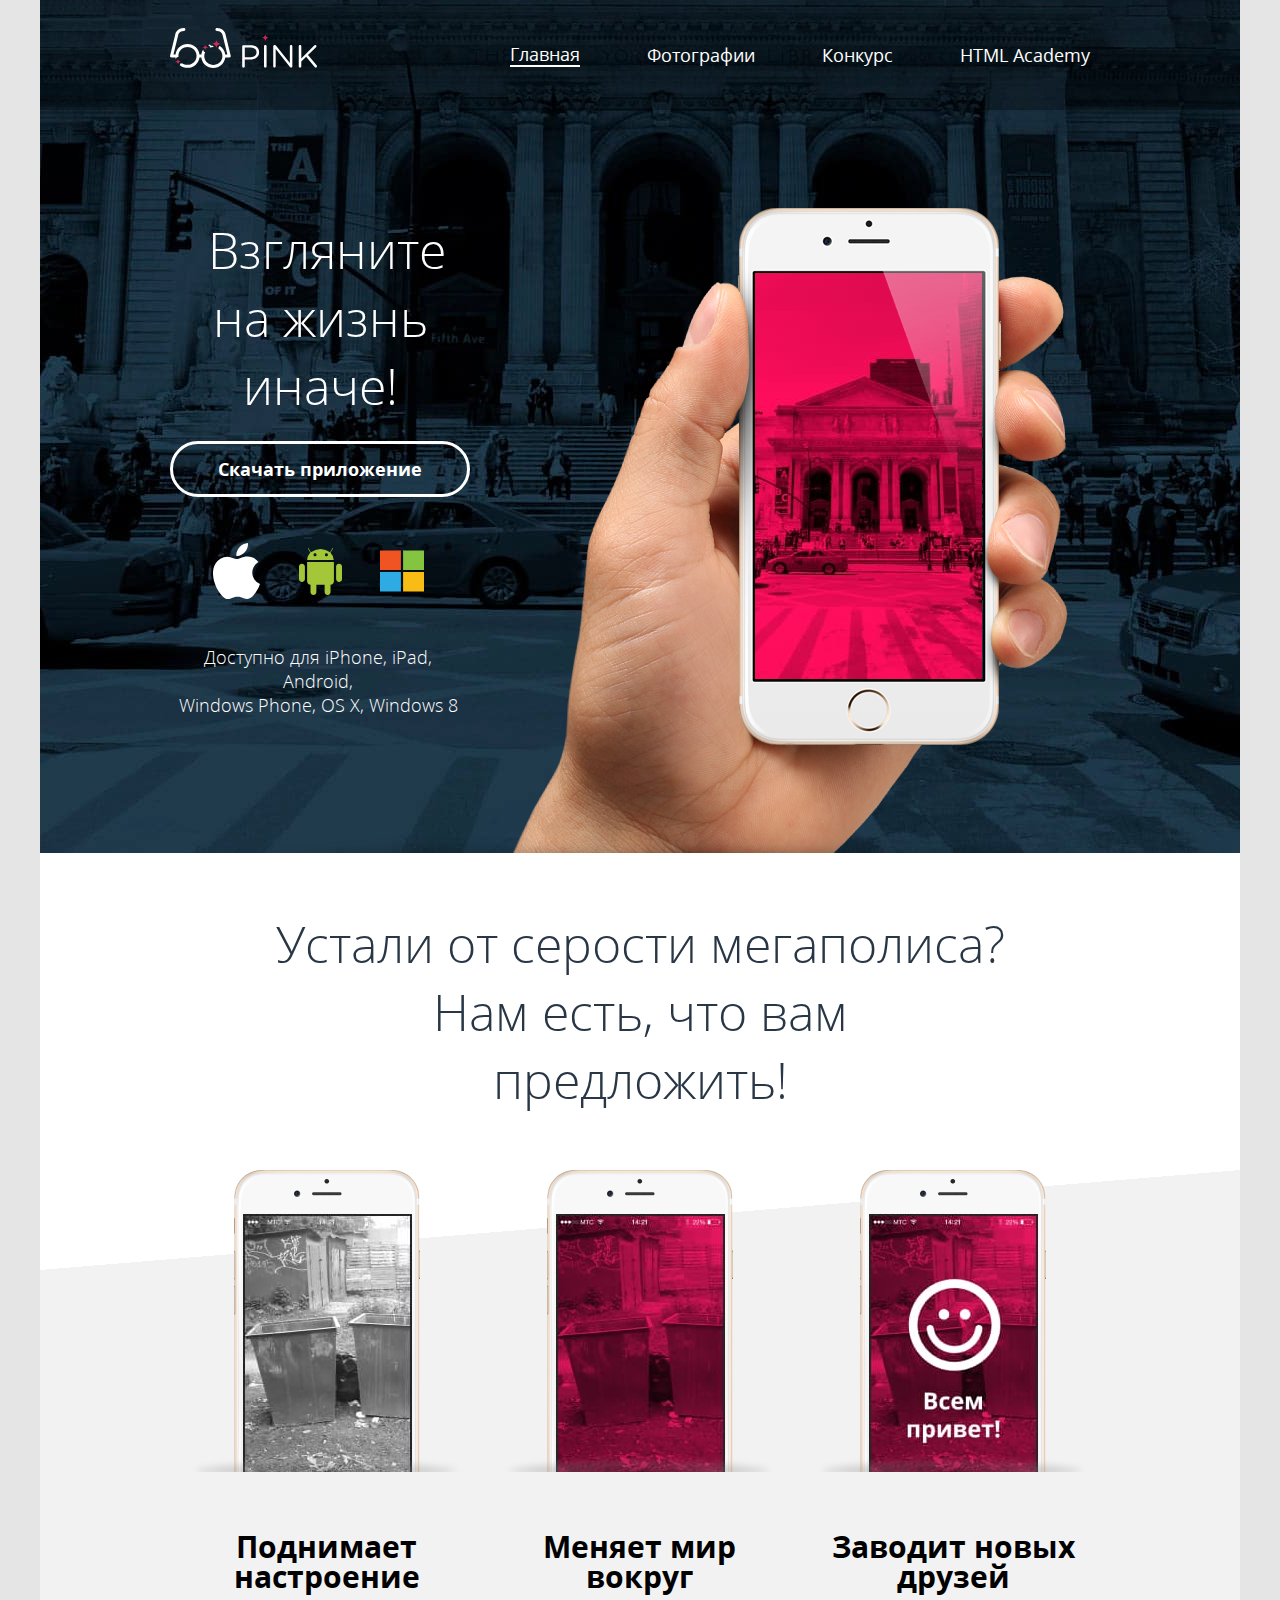
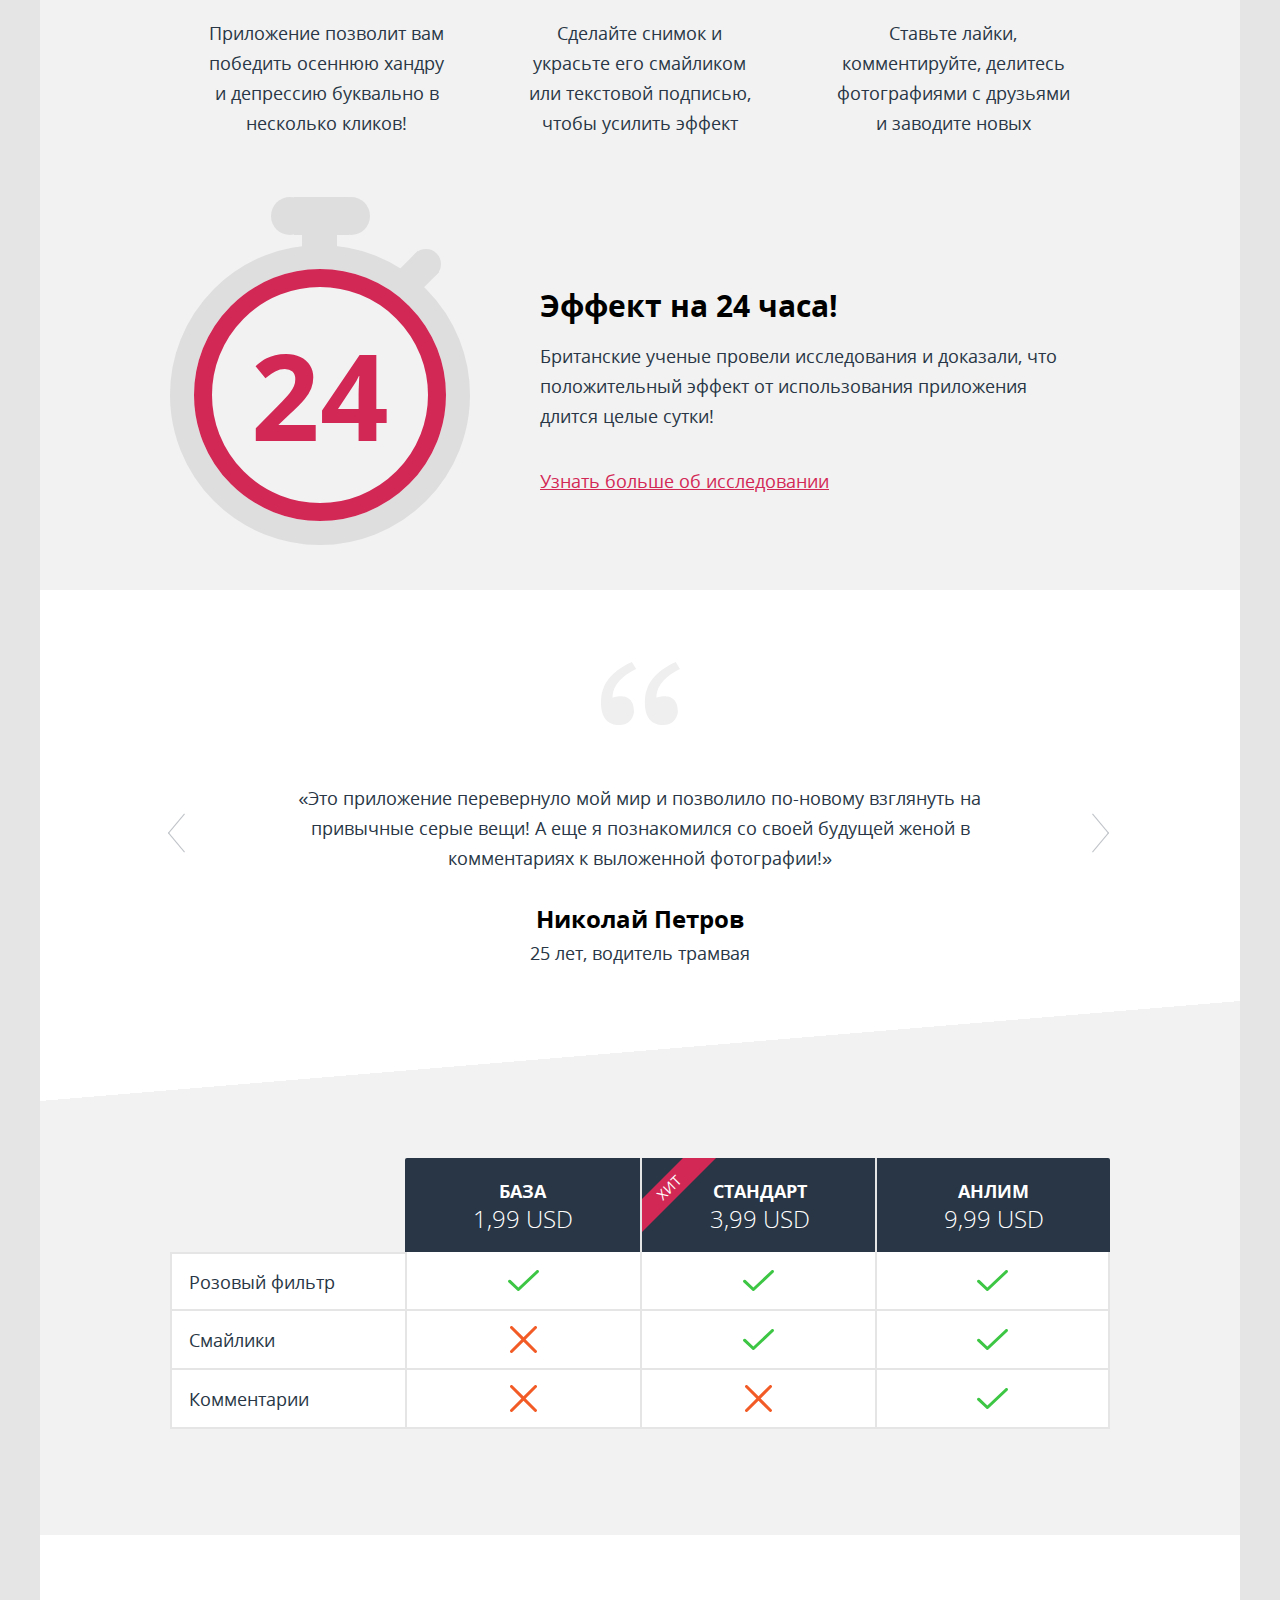
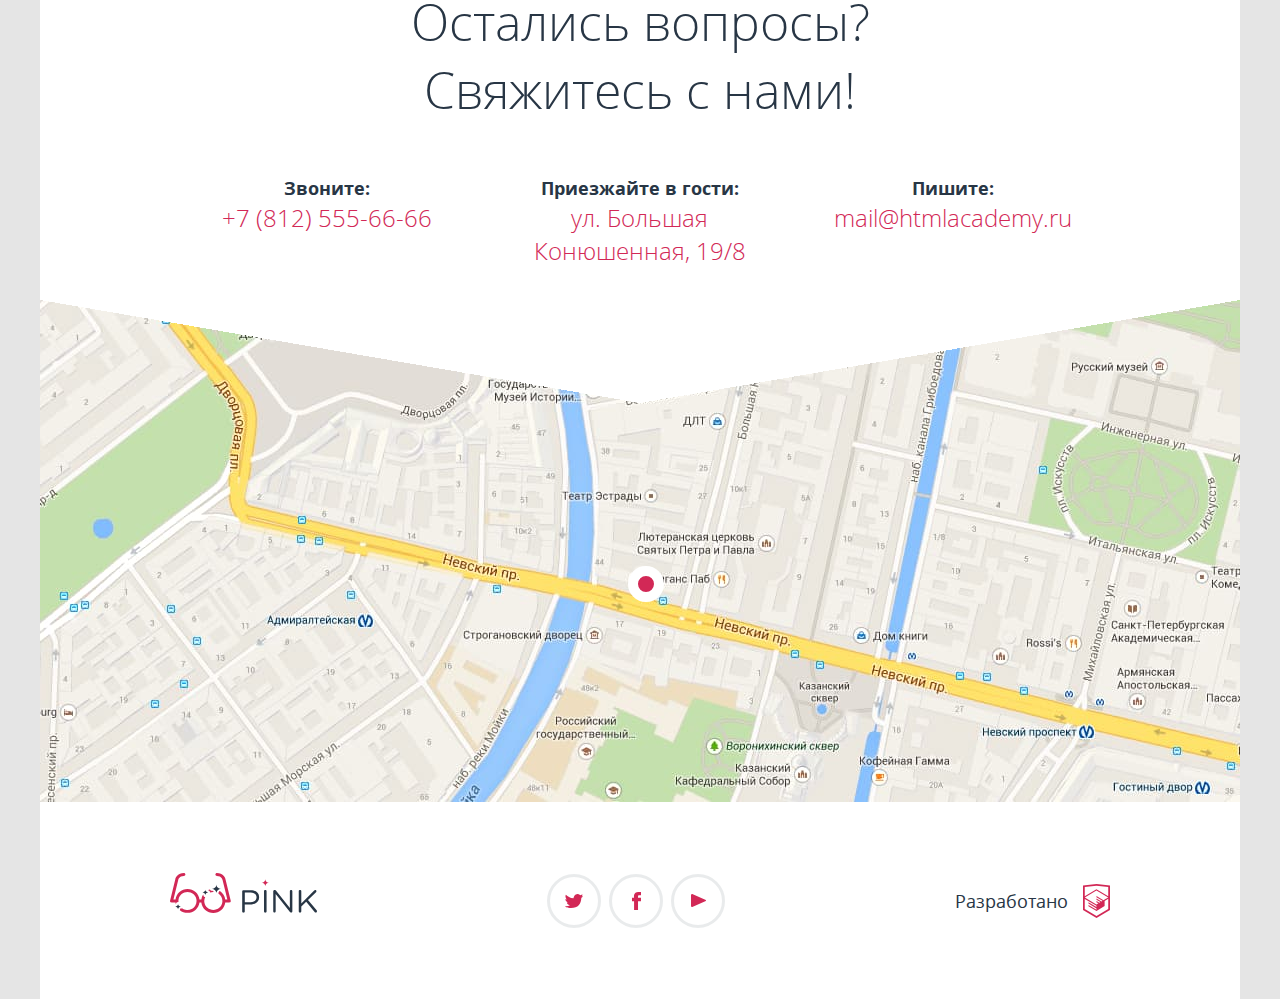
<file: index.html>
<!DOCTYPE html>
<html class="page" lang="ru">
<head>
  <meta charset="utf-8">
  <meta name="viewport" content="width=device-width,initial-scale=1">
  <title>Приложение Пинк</title>
  <link rel="icon" href="favicon.ico">
  <link rel="stylesheet" href="css/style.css">
</head>
<body class="page__body">
  <svg style="display: none">
    <symbol id="logo-mobile" width="74" height="23" viewBox="0 0 74 23">
      <path d="M0.00496827 1.54857C0.00487772 1.21254 0.135804 0.889818 0.369742 0.649431C0.60368 0.409043 0.922049 0.27008 1.25676 0.262266H8.39001C13.4469 0.262266 16.7751 2.9645 16.7751 7.39179V7.45162C16.7751 12.2977 12.7415 14.8105 7.97274 14.8105H2.53836V21.611C2.55394 21.7874 2.53277 21.9651 2.47619 22.1329C2.41961 22.3006 2.32887 22.4547 2.20973 22.5854C2.09058 22.716 1.94565 22.8204 1.78416 22.8918C1.62266 22.9631 1.44812 23 1.27166 23C1.0952 23 0.920671 22.9631 0.759173 22.8918C0.597674 22.8204 0.452744 22.716 0.333602 22.5854C0.21446 22.4547 0.123708 22.3006 0.0671295 22.1329C0.0105515 21.9651 -0.0106138 21.7874 0.00496827 21.611V1.54857ZM8.07209 12.5171C11.7778 12.5171 14.2119 10.5228 14.2119 7.53139V7.47156C14.2119 4.26078 11.8175 2.59556 8.25092 2.59556H2.58804V12.4772L8.07209 12.5171Z"/>
      <path d="M21.5935 1.38904C21.5779 1.21262 21.5991 1.03487 21.6556 0.867114C21.7122 0.699353 21.803 0.545245 21.9221 0.414596C22.0412 0.283947 22.1862 0.179616 22.3477 0.108238C22.5092 0.0368607 22.6837 0 22.8602 0C23.0366 0 23.2112 0.0368607 23.3727 0.108238C23.5342 0.179616 23.6791 0.283947 23.7982 0.414596C23.9174 0.545245 24.0081 0.699353 24.0647 0.867114C24.1213 1.03487 24.1425 1.21262 24.1269 1.38904V21.611C24.1425 21.7874 24.1213 21.9651 24.0647 22.1329C24.0081 22.3006 23.9174 22.4548 23.7982 22.5854C23.6791 22.7161 23.5342 22.8204 23.3727 22.8918C23.2112 22.9631 23.0366 23 22.8602 23C22.6837 23 22.5092 22.9631 22.3477 22.8918C22.1862 22.8204 22.0412 22.7161 21.9221 22.5854C21.803 22.4548 21.7122 22.3006 21.6556 22.1329C21.5991 21.9651 21.5779 21.7874 21.5935 21.611V1.38904Z"/>
      <path d="M30.674 1.41895C30.6816 1.08908 30.8163 0.775007 31.0497 0.542621C31.2831 0.310235 31.597 0.177597 31.9258 0.172531H32.2735C32.5316 0.177833 32.7843 0.248188 33.0082 0.377127C33.2322 0.506065 33.4202 0.689448 33.5551 0.910412L47.1559 18.3104V1.35912C47.1559 1.0312 47.2857 0.7167 47.5168 0.484821C47.7478 0.252942 48.0611 0.122673 48.3879 0.122673C48.7146 0.122673 49.0279 0.252942 49.259 0.484821C49.49 0.7167 49.6198 1.0312 49.6198 1.35912V21.6508C49.6252 21.8051 49.5993 21.9589 49.5435 22.1028C49.4878 22.2467 49.4034 22.3777 49.2956 22.4878C49.1877 22.5979 49.0587 22.6848 48.9163 22.7432C48.7739 22.8016 48.6211 22.8303 48.4673 22.8275H48.3382C48.0744 22.8092 47.8184 22.7294 47.5908 22.5944C47.3631 22.4593 47.17 22.2728 47.0268 22.0497L33.1179 4.24085V21.6508C33.1158 21.9722 32.991 22.2805 32.7692 22.5124C32.5474 22.7442 32.2456 22.882 31.9258 22.8973C31.6008 22.892 31.291 22.7581 31.064 22.5246C30.8369 22.2911 30.711 21.9771 30.7137 21.6508V1.41895H30.674Z"/>
      <path d="M55.9384 1.38904C55.9228 1.21262 55.944 1.03487 56.0005 0.867114C56.0571 0.699353 56.1479 0.545245 56.267 0.414596C56.3862 0.283947 56.5311 0.179616 56.6926 0.108238C56.8541 0.0368607 57.0286 0 57.2051 0C57.3815 0 57.5561 0.0368607 57.7176 0.108238C57.8791 0.179616 58.024 0.283947 58.1431 0.414596C58.2623 0.545245 58.353 0.699353 58.4096 0.867114C58.4662 1.03487 58.4874 1.21262 58.4718 1.38904V13.6837L71.2282 0.551443C71.4899 0.279712 71.8455 0.119105 72.2216 0.10273C72.5468 0.115453 72.8548 0.252812 73.0821 0.486531C73.3094 0.72025 73.4388 1.03254 73.4436 1.35912C73.4366 1.52896 73.3961 1.69572 73.3245 1.84975C73.2529 2.00379 73.1516 2.14205 73.0264 2.25655L65.0785 10.1539L73.6523 20.6836C73.8764 20.9441 73.9998 21.2768 74 21.6209C73.9961 21.7933 73.9583 21.9633 73.8887 22.121C73.8191 22.2786 73.719 22.4209 73.5943 22.5395C73.4696 22.6582 73.3228 22.7509 73.1622 22.8123C73.0016 22.8737 72.8305 22.9026 72.6588 22.8973C72.4588 22.8891 72.2639 22.8322 72.0908 22.7314C71.9177 22.6306 71.7716 22.4891 71.6653 22.3189L63.3001 11.859L58.4718 16.7051V21.591C58.4718 21.7573 58.4391 21.922 58.3757 22.0756C58.3123 22.2293 58.2194 22.3689 58.1022 22.4865C57.9851 22.6041 57.846 22.6973 57.6929 22.761C57.5398 22.8246 57.3757 22.8574 57.21 22.8574C57.0443 22.8574 56.8803 22.8246 56.7272 22.761C56.5741 22.6973 56.435 22.6041 56.3179 22.4865C56.2007 22.3689 56.1078 22.2293 56.0443 22.0756C55.9809 21.922 55.9483 21.7573 55.9483 21.591V1.38904H55.9384Z"/>
    </symbol>
    <symbol id="logo-tablet" width="145" height="40" viewBox="0 0 145 40">
      <path fill-rule="evenodd" clip-rule="evenodd" d="M53.8917 6.58616L58.9302 27.7312C59.0013 27.9491 59.0184 28.1815 58.98 28.4078C58.9417 28.6341 58.849 28.8472 58.7102 29.0284C58.5715 29.2096 58.3909 29.3532 58.1845 29.4465C57.978 29.5398 57.7522 29.58 57.5268 29.5635H53.5201C52.8298 35.3747 47.9494 39.8784 42.0315 39.8784C36.1136 39.8784 31.2332 35.3747 30.543 29.5635H28.5778C27.8869 35.442 22.9527 40 16.9685 40C10.9742 40 6.0335 35.4266 5.35571 29.5337H1.45014C1.22961 29.5445 1.00974 29.5014 0.808914 29.4082C0.608085 29.315 0.432119 29.1743 0.295711 28.9979C0.159304 28.8214 0.0664152 28.6144 0.0248022 28.3941C-0.0168108 28.1737 -0.00593994 27.9464 0.0565069 27.7312L5.10477 6.58616C5.45562 4.25872 7.63865 0 13.4861 0C13.8738 0 14.2456 0.156518 14.5197 0.435122C14.7939 0.713727 14.9479 1.0916 14.9479 1.4856C14.9479 1.87961 14.7939 2.25748 14.5197 2.53608C14.2456 2.81468 13.8738 2.9712 13.4861 2.9712C8.7789 2.9712 8.04797 6.6654 7.9895 7.07146L3.3408 26.6022H5.37467C6.12089 20.7847 11.0272 16.2918 16.9685 16.2918C22.9066 16.2918 27.8107 20.7798 28.5611 26.5926L30.5587 26.6017C31.3043 20.8518 36.1567 16.4134 42.0315 16.4134C47.9178 16.4134 52.7776 20.8691 53.5086 26.6353V26.5824H55.6459L51.007 7.07146C50.9387 6.6654 50.237 2.9712 45.5104 2.9712C45.1227 2.9712 44.7509 2.81468 44.4767 2.53608C44.2026 2.25748 44.0485 1.87961 44.0485 1.4856C44.0485 1.0916 44.2026 0.713727 44.4767 0.435122C44.7509 0.156518 45.1227 0 45.5104 0C51.3578 0 53.5408 4.25872 53.8917 6.58616ZM25.6722 29.5635C25.7448 29.1018 25.7825 28.6283 25.7825 28.1459C25.7825 27.6164 25.7371 27.0977 25.65 26.5935C24.9252 22.3982 21.3141 19.2097 16.9685 19.2097C12.6203 19.2097 9.00753 22.402 8.28571 26.601C8.19945 27.1028 8.15447 27.619 8.15447 28.1459C8.15447 28.6205 8.19096 29.0864 8.26125 29.541C8.92191 33.8136 12.5687 37.0821 16.9685 37.0821C21.3605 37.0821 25.0023 33.8251 25.6722 29.5635ZM50.6138 29.5635C50.6874 29.102 50.7256 28.6285 50.7256 28.1459C50.7256 23.2777 46.8331 19.3313 42.0315 19.3313C37.2299 19.3313 33.3374 23.2777 33.3374 28.1459C33.3374 28.6285 33.3756 29.102 33.4492 29.5635C34.118 33.7577 37.7058 36.9605 42.0315 36.9605C46.3572 36.9605 49.945 33.7577 50.6138 29.5635Z"/>
      <path d="M71.005 18.5486C71.0049 18.2125 71.1358 17.8898 71.3697 17.6494C71.6037 17.409 71.9221 17.2701 72.2568 17.2623H79.39C84.4469 17.2623 87.7751 19.9645 87.7751 24.3918V24.4516C87.7751 29.2977 83.7415 31.8105 78.9727 31.8105H73.5384V38.611C73.5539 38.7874 73.5328 38.9651 73.4762 39.1329C73.4196 39.3006 73.3289 39.4547 73.2097 39.5854C73.0906 39.716 72.9457 39.8204 72.7842 39.8918C72.6227 39.9631 72.4481 40 72.2717 40C72.0952 40 71.9207 39.9631 71.7592 39.8918C71.5977 39.8204 71.4527 39.716 71.3336 39.5854C71.2145 39.4547 71.1237 39.3006 71.0671 39.1329C71.0106 38.9651 70.9894 38.7874 71.005 38.611V18.5486ZM79.0721 29.5171C82.7778 29.5171 85.2119 27.5228 85.2119 24.5314V24.4716C85.2119 21.2608 82.8175 19.5956 79.2509 19.5956H73.588V29.4772L79.0721 29.5171Z"/>
      <path d="M92.5935 18.389C92.5779 18.2126 92.5991 18.0349 92.6556 17.8671C92.7122 17.6994 92.803 17.5452 92.9221 17.4146C93.0412 17.2839 93.1862 17.1796 93.3477 17.1082C93.5092 17.0369 93.6837 17 93.8602 17C94.0366 17 94.2112 17.0369 94.3727 17.1082C94.5342 17.1796 94.6791 17.2839 94.7982 17.4146C94.9174 17.5452 95.0081 17.6994 95.0647 17.8671C95.1213 18.0349 95.1424 18.2126 95.1269 18.389V38.611C95.1424 38.7874 95.1213 38.9651 95.0647 39.1329C95.0081 39.3006 94.9174 39.4548 94.7982 39.5854C94.6791 39.7161 94.5342 39.8204 94.3727 39.8918C94.2112 39.9631 94.0366 40 93.8602 40C93.6837 40 93.5092 39.9631 93.3477 39.8918C93.1862 39.8204 93.0412 39.7161 92.9221 39.5854C92.803 39.4548 92.7122 39.3006 92.6556 39.1329C92.5991 38.9651 92.5779 38.7874 92.5935 38.611V18.389Z"/>
      <path d="M101.674 18.419C101.682 18.0891 101.816 17.775 102.05 17.5426C102.283 17.3102 102.597 17.1776 102.926 17.1725H103.273C103.532 17.1778 103.784 17.2482 104.008 17.3771C104.232 17.5061 104.42 17.6894 104.555 17.9104L118.156 35.3104V18.3591C118.156 18.0312 118.286 17.7167 118.517 17.4848C118.748 17.2529 119.061 17.1227 119.388 17.1227C119.715 17.1227 120.028 17.2529 120.259 17.4848C120.49 17.7167 120.62 18.0312 120.62 18.3591V38.6508C120.625 38.8051 120.599 38.9589 120.544 39.1028C120.488 39.2467 120.403 39.3777 120.296 39.4878C120.188 39.5979 120.059 39.6848 119.916 39.7432C119.774 39.8016 119.621 39.8303 119.467 39.8275H119.338C119.074 39.8092 118.818 39.7294 118.591 39.5944C118.363 39.4594 118.17 39.2728 118.027 39.0497L104.118 21.2408V38.6508C104.116 38.9722 103.991 39.2805 103.769 39.5124C103.547 39.7442 103.246 39.882 102.926 39.8973C102.601 39.892 102.291 39.7581 102.064 39.5246C101.837 39.2911 101.711 38.9771 101.714 38.6508V18.419H101.674Z"/>
      <path d="M126.938 18.389C126.923 18.2126 126.944 18.0349 127.001 17.8671C127.057 17.6994 127.148 17.5452 127.267 17.4146C127.386 17.2839 127.531 17.1796 127.693 17.1082C127.854 17.0369 128.029 17 128.205 17C128.382 17 128.556 17.0369 128.718 17.1082C128.879 17.1796 129.024 17.2839 129.143 17.4146C129.262 17.5452 129.353 17.6994 129.41 17.8671C129.466 18.0349 129.487 18.2126 129.472 18.389V30.6837L142.228 17.5514C142.49 17.2797 142.845 17.1191 143.222 17.1027C143.547 17.1155 143.855 17.2528 144.082 17.4865C144.309 17.7202 144.439 18.0325 144.444 18.3591C144.437 18.529 144.396 18.6957 144.325 18.8498C144.253 19.0038 144.152 19.1421 144.026 19.2565L136.078 27.1539L144.652 37.6836C144.876 37.9441 145 38.2768 145 38.6209C144.996 38.7933 144.958 38.9633 144.889 39.121C144.819 39.2786 144.719 39.4209 144.594 39.5395C144.47 39.6582 144.323 39.7509 144.162 39.8123C144.002 39.8737 143.831 39.9026 143.659 39.8973C143.459 39.8891 143.264 39.8322 143.091 39.7314C142.918 39.6306 142.772 39.4891 142.665 39.3189L134.3 28.859L129.472 33.7051V38.591C129.472 38.7573 129.439 38.922 129.376 39.0756C129.312 39.2293 129.219 39.3689 129.102 39.4865C128.985 39.6041 128.846 39.6973 128.693 39.761C128.54 39.8246 128.376 39.8574 128.21 39.8574C128.044 39.8574 127.88 39.8246 127.727 39.761C127.574 39.6973 127.435 39.6041 127.318 39.4865C127.201 39.3689 127.108 39.2293 127.044 39.0756C126.981 38.922 126.948 38.7573 126.948 38.591V18.389H126.938Z"/>
    </symbol>
    <symbol id="logo-desktop"  width="147" height="40" viewBox="0 0 147 40" fill="none">
      <path d="M72.1933 18.4249C72.1932 18.0921 72.3255 17.7726 72.562 17.5345C72.7985 17.2965 73.1204 17.1589 73.4588 17.1511H80.6703C85.7826 17.1511 89.1473 19.827 89.1473 24.211V24.2703C89.1473 29.069 85.0695 31.5573 80.2484 31.5573H74.7544V38.2913C74.7702 38.466 74.7488 38.6421 74.6916 38.8082C74.6344 38.9743 74.5426 39.1269 74.4222 39.2563C74.3017 39.3856 74.1552 39.489 73.992 39.5596C73.8287 39.6303 73.6522 39.6668 73.4738 39.6668C73.2954 39.6668 73.119 39.6303 72.9557 39.5596C72.7925 39.489 72.6459 39.3856 72.5255 39.2563C72.405 39.1269 72.3133 38.9743 72.2561 38.8082C72.1989 38.6421 72.1775 38.466 72.1933 38.2913V18.4249ZM80.3489 29.2863C84.0952 29.2863 86.556 27.3115 86.556 24.3493V24.29C86.556 21.1106 84.1354 19.4616 80.5297 19.4616H74.8047V29.2468L80.3489 29.2863Z" fill="white"/>
      <path d="M94.0186 18.2669C94.0028 18.0922 94.0242 17.9162 94.0814 17.7501C94.1386 17.5839 94.2304 17.4313 94.3508 17.302C94.4713 17.1726 94.6178 17.0693 94.781 16.9986C94.9443 16.9279 95.1208 16.8914 95.2992 16.8914C95.4776 16.8914 95.654 16.9279 95.8173 16.9986C95.9806 17.0693 96.1271 17.1726 96.2475 17.302C96.368 17.4313 96.4597 17.5839 96.5169 17.7501C96.5741 17.9162 96.5955 18.0922 96.5798 18.2669V38.2913C96.5955 38.466 96.5741 38.642 96.5169 38.8082C96.4597 38.9743 96.368 39.1269 96.2475 39.2563C96.1271 39.3856 95.9806 39.489 95.8173 39.5596C95.654 39.6303 95.4776 39.6668 95.2992 39.6668C95.1208 39.6668 94.9443 39.6303 94.781 39.5596C94.6178 39.489 94.4713 39.3856 94.3508 39.2563C94.2304 39.1269 94.1386 38.9743 94.0814 38.8082C94.0242 38.642 94.0028 38.466 94.0186 38.2913V18.2669Z" fill="white"/>
      <path d="M103.199 18.2965C103.206 17.9699 103.343 17.6588 103.579 17.4287C103.815 17.1986 104.132 17.0673 104.464 17.0623H104.816C105.077 17.0675 105.332 17.1372 105.559 17.2649C105.785 17.3925 105.975 17.5741 106.111 17.7929L119.862 35.0231V18.2373C119.862 17.9125 119.993 17.6011 120.226 17.3715C120.46 17.1419 120.777 17.0129 121.107 17.0129C121.437 17.0129 121.754 17.1419 121.988 17.3715C122.221 17.6011 122.352 17.9125 122.352 18.2373V38.3308C122.358 38.4836 122.332 38.6359 122.275 38.7784C122.219 38.9209 122.134 39.0506 122.025 39.1596C121.916 39.2687 121.785 39.3547 121.641 39.4125C121.497 39.4704 121.343 39.4987 121.187 39.496H121.057C120.79 39.4779 120.531 39.3989 120.301 39.2652C120.071 39.1314 119.876 38.9468 119.731 38.7258L105.67 21.0908V38.3308C105.667 38.6491 105.541 38.9544 105.317 39.184C105.093 39.4135 104.788 39.5499 104.464 39.5651C104.136 39.5599 103.823 39.4272 103.593 39.1961C103.363 38.9649 103.236 38.6539 103.239 38.3308V18.2965H103.199Z" fill="white"/>
      <path d="M128.74 18.2669C128.724 18.0922 128.746 17.9162 128.803 17.7501C128.86 17.5839 128.952 17.4313 129.072 17.302C129.193 17.1726 129.339 17.0693 129.503 16.9986C129.666 16.9279 129.842 16.8914 130.021 16.8914C130.199 16.8914 130.376 16.9279 130.539 16.9986C130.702 17.0693 130.849 17.1726 130.969 17.302C131.09 17.4313 131.181 17.5839 131.239 17.7501C131.296 17.9162 131.317 18.0922 131.301 18.2669V30.4415L144.198 17.4375C144.462 17.1684 144.822 17.0094 145.202 16.9931C145.531 17.0057 145.842 17.1418 146.072 17.3732C146.302 17.6046 146.433 17.9139 146.438 18.2373C146.43 18.4054 146.39 18.5706 146.317 18.7231C146.245 18.8756 146.142 19.0125 146.016 19.1259L137.981 26.9461L146.648 37.3731C146.875 37.631 147 37.9604 147 38.3012C146.996 38.472 146.958 38.6402 146.887 38.7964C146.817 38.9525 146.716 39.0934 146.59 39.2109C146.464 39.3284 146.315 39.4202 146.153 39.481C145.991 39.5418 145.818 39.5703 145.644 39.5651C145.442 39.557 145.245 39.5006 145.07 39.4008C144.895 39.3011 144.747 39.1609 144.64 38.9924L136.183 28.6346L131.301 33.4333V38.2716C131.301 38.4363 131.268 38.5993 131.204 38.7515C131.14 38.9036 131.046 39.0419 130.928 39.1583C130.809 39.2747 130.669 39.3671 130.514 39.4301C130.359 39.4932 130.193 39.5256 130.026 39.5256C129.858 39.5256 129.692 39.4932 129.538 39.4301C129.383 39.3671 129.242 39.2747 129.124 39.1583C129.005 39.0419 128.911 38.9036 128.847 38.7515C128.783 38.5993 128.75 38.4363 128.75 38.2716V18.2669H128.74Z" fill="white"/>
      <path d="M98.9401 9.74563C97.9749 9.74563 97.0491 9.36936 96.3656 8.69932C95.6822 8.02927 95.2969 7.12014 95.2942 6.17125C95.2942 7.11923 94.9111 8.02839 94.2293 8.69872C93.5474 9.36905 92.6226 9.74563 91.6583 9.74563C92.6235 9.74825 93.5483 10.127 94.2299 10.7989C94.9115 11.4708 95.2942 12.381 95.2942 13.3299C95.2969 12.3801 95.6818 11.4699 96.365 10.7983C97.0482 10.1267 97.974 9.74824 98.9401 9.74563Z" fill="#D22856"/>
      <path d="M43.287 19.0667C43.5381 19.0667 43.7792 19.0667 44.0202 19.0667C43.8019 18.6988 43.4897 18.3933 43.1145 18.1803C42.7393 17.9673 42.3141 17.8542 41.8809 17.8522C41.4627 17.8519 41.055 17.7233 40.7147 17.4843C40.3745 17.2454 40.1185 16.908 39.9826 16.5192C39.2588 16.7245 38.5561 16.9955 37.8834 17.3289H38.0743C38.607 17.3289 39.118 17.5369 39.4947 17.9073C39.8714 18.2776 40.083 18.7799 40.083 19.3037C40.088 19.399 40.088 19.4946 40.083 19.59C41.109 19.2225 42.1953 19.0451 43.287 19.0667Z" fill="white"/>
      <path d="M60.7332 27.6472L55.5406 6.56621C55.179 4.24582 52.9291 0 46.9028 0C46.5033 0 46.1201 0.156044 45.8375 0.433804C45.555 0.711564 45.3962 1.08829 45.3962 1.4811C45.3962 1.87391 45.555 2.25063 45.8375 2.52839C46.1201 2.80615 46.5033 2.9622 46.9028 2.9622C51.7741 2.9622 52.4973 6.6452 52.5676 7.05003L57.3484 26.5018H55.2493C55.0321 24.805 54.4439 23.1744 53.525 21.7222C52.6061 20.2701 51.3783 19.0307 49.926 18.0892C49.4712 18.2774 49.0829 18.5932 48.8096 18.9971C48.5363 19.401 48.3901 19.8751 48.3893 20.3602C48.3948 20.4457 48.3948 20.5314 48.3893 20.6169C49.6107 21.4404 50.6131 22.5401 51.3122 23.8236C52.0113 25.1072 52.3867 26.537 52.4069 27.9928C52.4008 28.4894 52.3538 28.9847 52.2663 29.4739C51.9375 31.5714 50.8559 33.484 49.2173 34.8657C47.5786 36.2474 45.4911 37.007 43.3322 37.007C41.1734 37.007 39.0859 36.2474 37.4472 34.8657C35.8086 33.484 34.727 31.5714 34.3982 29.4739C34.3107 28.9847 34.2636 28.4894 34.2576 27.9928C34.2733 26.6229 34.5993 25.2737 35.2118 24.0432C34.7037 24.0081 34.2282 23.7847 33.8814 23.4181C33.5346 23.0515 33.3424 22.569 33.3436 22.0684C33.3453 21.889 33.277 21.7159 33.1528 21.5846C32.181 23.0752 31.5662 24.7633 31.3549 26.5215H29.4868C29.1663 23.6174 27.7658 20.9319 25.5542 18.9809C23.3427 17.0298 20.4759 15.9507 17.5044 15.9507C14.5329 15.9507 11.6662 17.0298 9.45463 18.9809C7.24307 20.9319 5.84259 23.6174 5.5221 26.5215H3.44302L8.23394 7.05003C8.29421 6.6452 9.0475 2.9622 13.8987 2.9622C14.2983 2.9622 14.6815 2.80615 14.964 2.52839C15.2465 2.25063 15.4053 1.87391 15.4053 1.4811C15.4053 1.08829 15.2465 0.711564 14.964 0.433804C14.6815 0.156044 14.2983 0 13.8987 0C7.87236 0 5.62254 4.24582 5.26096 6.56621L0.0582358 27.6472C-0.00612168 27.8617 -0.0173251 28.0883 0.0255611 28.308C0.0684473 28.5277 0.164178 28.7341 0.304759 28.91C0.44534 29.0859 0.62669 29.2262 0.833664 29.3191C1.04064 29.4121 1.26723 29.455 1.49451 29.4443H5.51206C5.59378 30.055 5.72135 30.659 5.89372 31.2512C5.95717 31.1429 5.99172 31.0206 5.99416 30.8957C5.99416 30.372 6.2058 29.8697 6.58252 29.4993C6.95923 29.129 7.47017 28.9209 8.00293 28.9209C8.16603 28.9231 8.32812 28.9463 8.48504 28.99C8.44128 28.6461 8.41781 28.2999 8.41473 27.9533C8.41742 27.4569 8.46109 26.9616 8.5453 26.4722C8.86708 24.3679 9.94627 22.4469 11.5867 21.0586C13.2271 19.6702 15.3198 18.9066 17.4843 18.9066C19.6489 18.9066 21.7416 19.6702 23.382 21.0586C25.0224 22.4469 26.1016 24.3679 26.4234 26.4722C26.5076 26.9616 26.5513 27.4569 26.554 27.9533C26.5382 30.3054 25.5807 32.5567 23.8889 34.2199C22.1971 35.8831 19.907 36.8243 17.5145 36.8399C15.5563 36.8663 13.6424 36.2668 12.0607 35.1317C11.6982 35.4412 11.235 35.6128 10.755 35.6155C10.5569 35.6181 10.3679 35.6973 10.2288 35.8359C10.0897 35.9745 10.0117 36.1613 10.0117 36.356C10.009 36.6321 9.94739 36.9046 9.83092 37.1558C11.9797 38.9066 14.6835 39.8636 17.4743 39.8613C20.4223 39.8738 23.2728 38.8236 25.4864 36.9095C27.7 34.9953 29.1232 32.35 29.4868 29.4739H31.3147C31.6456 32.3691 33.0499 35.0431 35.2593 36.9848C37.4688 38.9266 40.3285 40 43.2921 40C46.2557 40 49.1154 38.9266 51.3248 36.9848C53.5343 35.0431 54.9385 32.3691 55.2694 29.4739H59.2869C59.5191 29.4904 59.7519 29.4503 59.9647 29.3573C60.1774 29.2642 60.3635 29.121 60.5065 28.9404C60.6495 28.7598 60.7451 28.5473 60.7846 28.3217C60.8241 28.0961 60.8065 27.8645 60.7332 27.6472Z" fill="white"/>
      <path d="M50.9203 15.9169C50.3273 15.9182 49.7398 15.8045 49.1915 15.5822C48.6432 15.36 48.1448 15.0337 47.725 14.6219C47.3052 14.21 46.9721 13.7209 46.7448 13.1823C46.5176 12.6438 46.4006 12.0665 46.4006 11.4835C46.3979 12.6602 45.9206 13.7878 45.0733 14.619C44.2259 15.4501 43.0778 15.9169 41.8809 15.9169C43.0788 15.9195 44.2268 16.3885 45.0739 17.2212C45.9209 18.0539 46.3979 19.1825 46.4006 20.3602C46.4006 19.1817 46.8768 18.0516 47.7244 17.2183C48.572 16.385 49.7216 15.9169 50.9203 15.9169Z" fill="#D22856"/>
      <path d="M38.0743 19.3826C37.3417 19.3826 36.6392 19.0966 36.1212 18.5873C35.6032 18.0781 35.3122 17.3875 35.3122 16.6673C35.3122 17.3857 35.0226 18.0749 34.5068 18.5839C33.9909 19.0928 33.291 19.38 32.5602 19.3826C33.2901 19.3826 33.99 19.6677 34.5062 20.1751C35.0223 20.6824 35.3122 21.3706 35.3122 22.0881C35.3149 21.3697 35.607 20.6816 36.1247 20.1745C36.6424 19.6674 37.3435 19.3826 38.0743 19.3826Z" fill="#D22856"/>
      <path d="M10.7851 33.6407C10.0561 33.6355 9.35868 33.3471 8.84503 32.8384C8.33138 32.3298 8.04314 31.6421 8.04316 30.9253C8.04316 31.6438 7.75354 32.333 7.23772 32.8419C6.7219 33.3508 6.02194 33.6381 5.29114 33.6407C6.02194 33.6433 6.7219 33.9305 7.23772 34.4395C7.75354 34.9484 8.04316 35.6376 8.04316 36.356C8.04314 35.6393 8.33138 34.9516 8.84503 34.4429C9.35868 33.9343 10.0561 33.6459 10.7851 33.6407Z" fill="#D22856"/>
    </symbol>
    <symbol id="htmlacademy-logo" width="27" height="34" viewBox="0 0 27 34">
      <path d="M13.6426 0.0157537L13.5 0L0 1.40733V26.0129L13.5 34L27 26.0129V1.40733L13.6426 0.0157537ZM25.2344 25.0151L13.5 31.9573L1.76561 25.0151V14.9293L13.4507 21.8451L13.4701 23.0984L5.45351 18.3548L5.44295 19.5801L13.4894 24.3885L13.5088 25.675L5.46408 20.9174L5.45351 22.1427L13.5 26.9511L21.6239 22.1182V20.8929V16.909L25.2432 14.7595L25.2344 25.0151ZM25.2344 13.4519L22.0147 15.3319L20.5325 16.2071L13.4666 12.0201L13.456 13.2454L19.4957 16.818L19.4429 16.8495L19.3126 16.9247L18.4536 17.4166L13.4666 14.4689L13.456 15.6942L17.3921 18.0222L16.4591 18.6314L16.438 18.6436L13.4666 16.902L13.456 18.1273L15.4029 19.2615L13.4155 20.4483L1.7973 13.5762L13.4349 6.61831L25.2344 13.4519ZM25.2344 12.2266L13.4401 5.31075L1.76561 12.2196V2.9897L13.5 1.76442L25.2344 2.9897V12.2266Z"/>
    </symbol>
    <symbol id="footer-logo-mobile" width="145" height="40" viewBox="0 0 145 40">
      <g class="logo-pink">
        <path d="M71.005 18.5486C71.0049 18.2125 71.1358 17.8898 71.3697 17.6494C71.6037 17.409 71.922 17.2701 72.2568 17.2623H79.39C84.4469 17.2623 87.7751 19.9645 87.7751 24.3918V24.4516C87.7751 29.2977 83.7415 31.8105 78.9727 31.8105H73.5384V38.611C73.5539 38.7874 73.5328 38.9651 73.4762 39.1329C73.4196 39.3006 73.3289 39.4547 73.2097 39.5854C73.0906 39.716 72.9457 39.8204 72.7842 39.8918C72.6227 39.9631 72.4481 40 72.2717 40C72.0952 40 71.9207 39.9631 71.7592 39.8918C71.5977 39.8204 71.4527 39.716 71.3336 39.5854C71.2145 39.4547 71.1237 39.3006 71.0671 39.1329C71.0106 38.9651 70.9894 38.7874 71.005 38.611V18.5486ZM79.0721 29.5171C82.7778 29.5171 85.2119 27.5228 85.2119 24.5314V24.4716C85.2119 21.2608 82.8175 19.5956 79.2509 19.5956H73.588V29.4772L79.0721 29.5171Z"/>
        <path d="M92.5935 18.389C92.5779 18.2126 92.5991 18.0349 92.6556 17.8671C92.7122 17.6994 92.803 17.5452 92.9221 17.4146C93.0412 17.2839 93.1862 17.1796 93.3477 17.1082C93.5092 17.0369 93.6837 17 93.8602 17C94.0366 17 94.2112 17.0369 94.3727 17.1082C94.5342 17.1796 94.6791 17.2839 94.7982 17.4146C94.9174 17.5452 95.0081 17.6994 95.0647 17.8671C95.1213 18.0349 95.1425 18.2126 95.1269 18.389V38.611C95.1425 38.7874 95.1213 38.9651 95.0647 39.1329C95.0081 39.3006 94.9174 39.4548 94.7982 39.5854C94.6791 39.7161 94.5342 39.8204 94.3727 39.8918C94.2112 39.9631 94.0366 40 93.8602 40C93.6837 40 93.5092 39.9631 93.3477 39.8918C93.1862 39.8204 93.0412 39.7161 92.9221 39.5854C92.803 39.4548 92.7122 39.3006 92.6556 39.1329C92.5991 38.9651 92.5779 38.7874 92.5935 38.611V18.389Z"/>
        <path d="M101.674 18.419C101.682 18.0891 101.816 17.775 102.05 17.5426C102.283 17.3102 102.597 17.1776 102.926 17.1725H103.273C103.532 17.1778 103.784 17.2482 104.008 17.3771C104.232 17.5061 104.42 17.6894 104.555 17.9104L118.156 35.3104V18.3591C118.156 18.0312 118.286 17.7167 118.517 17.4848C118.748 17.2529 119.061 17.1227 119.388 17.1227C119.715 17.1227 120.028 17.2529 120.259 17.4848C120.49 17.7167 120.62 18.0312 120.62 18.3591V38.6508C120.625 38.8051 120.599 38.9589 120.544 39.1028C120.488 39.2467 120.403 39.3777 120.296 39.4878C120.188 39.5979 120.059 39.6848 119.916 39.7432C119.774 39.8016 119.621 39.8303 119.467 39.8275H119.338C119.074 39.8092 118.818 39.7294 118.591 39.5944C118.363 39.4593 118.17 39.2728 118.027 39.0497L104.118 21.2408V38.6508C104.116 38.9722 103.991 39.2805 103.769 39.5124C103.547 39.7442 103.246 39.882 102.926 39.8973C102.601 39.892 102.291 39.7581 102.064 39.5246C101.837 39.2911 101.711 38.9771 101.714 38.6508V18.419H101.674Z"/>
        <path d="M126.938 18.389C126.923 18.2126 126.944 18.0349 127.001 17.8671C127.057 17.6994 127.148 17.5452 127.267 17.4146C127.386 17.2839 127.531 17.1796 127.693 17.1082C127.854 17.0369 128.029 17 128.205 17C128.382 17 128.556 17.0369 128.718 17.1082C128.879 17.1796 129.024 17.2839 129.143 17.4146C129.262 17.5452 129.353 17.6994 129.41 17.8671C129.466 18.0349 129.487 18.2126 129.472 18.389V30.6837L142.228 17.5514C142.49 17.2797 142.845 17.1191 143.222 17.1027C143.547 17.1155 143.855 17.2528 144.082 17.4865C144.309 17.7202 144.439 18.0325 144.444 18.3591C144.437 18.529 144.396 18.6957 144.325 18.8498C144.253 19.0038 144.152 19.1421 144.026 19.2565L136.078 27.1539L144.652 37.6836C144.876 37.9441 145 38.2768 145 38.6209C144.996 38.7933 144.958 38.9633 144.889 39.121C144.819 39.2786 144.719 39.4209 144.594 39.5395C144.47 39.6582 144.323 39.7509 144.162 39.8123C144.002 39.8737 143.831 39.9026 143.659 39.8973C143.459 39.8891 143.264 39.8322 143.091 39.7314C142.918 39.6306 142.772 39.4891 142.665 39.3189L134.3 28.859L129.472 33.7051V38.591C129.472 38.7573 129.439 38.922 129.376 39.0756C129.312 39.2293 129.219 39.3689 129.102 39.4865C128.985 39.6041 128.846 39.6973 128.693 39.761C128.54 39.8246 128.376 39.8574 128.21 39.8574C128.044 39.8574 127.88 39.8246 127.727 39.761C127.574 39.6973 127.435 39.6041 127.318 39.4865C127.201 39.3689 127.108 39.2293 127.044 39.0756C126.981 38.922 126.948 38.7573 126.948 38.591V18.389H126.938Z"/>
      </g>
      <g class="logo-glasses">
        <path fill-rule="evenodd" clip-rule="evenodd" d="M53.8917 6.58616L58.9302 27.7312C59.0013 27.9491 59.0184 28.1815 58.98 28.4078C58.9417 28.6341 58.849 28.8472 58.7102 29.0284C58.5715 29.2096 58.3909 29.3532 58.1845 29.4465C57.978 29.5398 57.7522 29.58 57.5268 29.5635H53.5201C52.8298 35.3747 47.9494 39.8784 42.0315 39.8784C36.1136 39.8784 31.2332 35.3747 30.543 29.5635H28.5778C27.8869 35.442 22.9527 40 16.9685 40C10.9742 40 6.0335 35.4266 5.35571 29.5337H1.45014C1.22961 29.5445 1.00974 29.5014 0.808914 29.4082C0.608085 29.315 0.432119 29.1743 0.295711 28.9979C0.159304 28.8214 0.0664152 28.6144 0.0248022 28.3941C-0.0168108 28.1737 -0.00593994 27.9464 0.0565069 27.7312L5.10477 6.58616C5.45562 4.25872 7.63865 0 13.4861 0C13.8738 0 14.2456 0.156518 14.5197 0.435122C14.7939 0.713727 14.9479 1.0916 14.9479 1.4856C14.9479 1.87961 14.7939 2.25748 14.5197 2.53608C14.2456 2.81468 13.8738 2.9712 13.4861 2.9712C8.7789 2.9712 8.04797 6.6654 7.9895 7.07146L3.3408 26.6022H5.37467C6.12089 20.7847 11.0272 16.2918 16.9685 16.2918C22.9066 16.2918 27.8107 20.7798 28.5611 26.5926L30.5587 26.6017C31.3043 20.8518 36.1567 16.4134 42.0315 16.4134C47.9178 16.4134 52.7776 20.8691 53.5086 26.6353V26.5824H55.6459L51.007 7.07146C50.9387 6.6654 50.237 2.9712 45.5104 2.9712C45.1227 2.9712 44.7509 2.81468 44.4767 2.53608C44.2026 2.25748 44.0485 1.87961 44.0485 1.4856C44.0485 1.0916 44.2026 0.713727 44.4767 0.435122C44.7509 0.156518 45.1227 0 45.5104 0C51.3578 0 53.5408 4.25872 53.8917 6.58616ZM25.6722 29.5635C25.7448 29.1018 25.7825 28.6283 25.7825 28.1459C25.7825 27.6164 25.7371 27.0977 25.65 26.5935C24.9252 22.3982 21.3141 19.2097 16.9685 19.2097C12.6203 19.2097 9.00753 22.402 8.28571 26.601C8.19945 27.1028 8.15447 27.619 8.15447 28.1459C8.15447 28.6205 8.19096 29.0864 8.26125 29.541C8.92191 33.8136 12.5687 37.0821 16.9685 37.0821C21.3605 37.0821 25.0023 33.8251 25.6722 29.5635ZM50.6138 29.5635C50.6874 29.102 50.7256 28.6285 50.7256 28.1459C50.7256 23.2777 46.8331 19.3313 42.0315 19.3313C37.2299 19.3313 33.3374 23.2777 33.3374 28.1459C33.3374 28.6285 33.3756 29.102 33.4492 29.5635C34.118 33.7577 37.7058 36.9605 42.0315 36.9605C46.3572 36.9605 49.945 33.7577 50.6138 29.5635Z"/>
      </g>
    </symbol>
    <symbol id="footer-logo-desktop" width="147" height="40" viewBox="0 0 147 40">
      <path d="M72.1933 18.4251C72.1932 18.0924 72.3255 17.7728 72.562 17.5348C72.7985 17.2967 73.1204 17.1591 73.4588 17.1514H80.6703C85.7826 17.1514 89.1473 19.8272 89.1473 24.2113V24.2705C89.1473 29.0693 85.0695 31.5575 80.2484 31.5575H74.7544V38.2916C74.7702 38.4663 74.7488 38.6423 74.6916 38.8084C74.6344 38.9745 74.5426 39.1271 74.4222 39.2565C74.3017 39.3859 74.1552 39.4892 73.992 39.5599C73.8287 39.6306 73.6522 39.6671 73.4738 39.6671C73.2954 39.6671 73.119 39.6306 72.9557 39.5599C72.7925 39.4892 72.6459 39.3859 72.5255 39.2565C72.405 39.1271 72.3133 38.9745 72.2561 38.8084C72.1989 38.6423 72.1775 38.4663 72.1933 38.2916V18.4251ZM80.3489 29.2865C84.0952 29.2865 86.556 27.3117 86.556 24.3495V24.2903C86.556 21.1108 84.1354 19.4619 80.5297 19.4619H74.8047V29.247L80.3489 29.2865Z" fill="#283645"/>
      <path d="M94.0186 18.2671C94.0028 18.0924 94.0242 17.9164 94.0814 17.7502C94.1386 17.5841 94.2304 17.4315 94.3508 17.3021C94.4713 17.1728 94.6178 17.0695 94.781 16.9988C94.9443 16.9281 95.1208 16.8916 95.2992 16.8916C95.4776 16.8916 95.654 16.9281 95.8173 16.9988C95.9806 17.0695 96.1271 17.1728 96.2475 17.3021C96.368 17.4315 96.4597 17.5841 96.5169 17.7502C96.5741 17.9164 96.5955 18.0924 96.5798 18.2671V38.2915C96.5955 38.4662 96.5741 38.6422 96.5169 38.8084C96.4597 38.9745 96.368 39.1271 96.2475 39.2565C96.1271 39.3858 95.9806 39.4891 95.8173 39.5598C95.654 39.6305 95.4776 39.667 95.2992 39.667C95.1208 39.667 94.9443 39.6305 94.781 39.5598C94.6178 39.4891 94.4713 39.3858 94.3508 39.2565C94.2304 39.1271 94.1386 38.9745 94.0814 38.8084C94.0242 38.6422 94.0028 38.4662 94.0186 38.2915V18.2671Z" fill="#283645"/>
      <path d="M103.199 18.2963C103.206 17.9697 103.343 17.6587 103.579 17.4285C103.815 17.1984 104.132 17.0671 104.464 17.0621H104.816C105.077 17.0673 105.332 17.137 105.559 17.2647C105.785 17.3923 105.975 17.5739 106.111 17.7927L119.862 35.0229V18.2371C119.862 17.9123 119.993 17.6009 120.226 17.3713C120.46 17.1417 120.777 17.0127 121.107 17.0127C121.437 17.0127 121.754 17.1417 121.988 17.3713C122.221 17.6009 122.352 17.9123 122.352 18.2371V38.3306C122.358 38.4834 122.332 38.6357 122.275 38.7782C122.219 38.9207 122.134 39.0504 122.025 39.1594C121.916 39.2685 121.785 39.3545 121.641 39.4123C121.497 39.4702 121.343 39.4986 121.187 39.4958H121.057C120.79 39.4777 120.531 39.3987 120.301 39.265C120.071 39.1313 119.876 38.9466 119.731 38.7256L105.67 21.0907V38.3306C105.667 38.6489 105.541 38.9542 105.317 39.1838C105.093 39.4134 104.788 39.5498 104.464 39.5649C104.136 39.5597 103.823 39.4271 103.593 39.1959C103.363 38.9647 103.236 38.6537 103.239 38.3306V18.2963H103.199Z" fill="#283645"/>
      <path d="M128.74 18.2671C128.724 18.0924 128.746 17.9164 128.803 17.7502C128.86 17.5841 128.952 17.4315 129.072 17.3021C129.193 17.1728 129.339 17.0695 129.503 16.9988C129.666 16.9281 129.842 16.8916 130.021 16.8916C130.199 16.8916 130.376 16.9281 130.539 16.9988C130.702 17.0695 130.849 17.1728 130.969 17.3021C131.09 17.4315 131.181 17.5841 131.239 17.7502C131.296 17.9164 131.317 18.0924 131.301 18.2671V30.4417L144.198 17.4377C144.462 17.1686 144.822 17.0095 145.202 16.9933C145.531 17.0059 145.842 17.1419 146.072 17.3734C146.302 17.6048 146.433 17.9141 146.438 18.2375C146.43 18.4056 146.39 18.5708 146.317 18.7233C146.245 18.8758 146.142 19.0127 146.016 19.1261L137.981 26.9463L146.648 37.3733C146.875 37.6312 147 37.9606 147 38.3014C146.996 38.4721 146.958 38.6404 146.887 38.7965C146.817 38.9527 146.716 39.0936 146.59 39.2111C146.464 39.3286 146.315 39.4203 146.153 39.4811C145.991 39.5419 145.818 39.5705 145.644 39.5653C145.441 39.5598 145.243 39.5045 145.068 39.4045C144.892 39.3044 144.745 39.1629 144.64 38.9926L136.193 28.6348L131.301 33.4335V38.2718C131.301 38.4365 131.268 38.5995 131.204 38.7517C131.14 38.9038 131.046 39.0421 130.928 39.1585C130.809 39.2749 130.669 39.3673 130.514 39.4303C130.359 39.4933 130.193 39.5258 130.026 39.5258C129.858 39.5258 129.692 39.4933 129.538 39.4303C129.383 39.3673 129.242 39.2749 129.124 39.1585C129.005 39.0421 128.911 38.9038 128.847 38.7517C128.783 38.5995 128.75 38.4365 128.75 38.2718V18.2671H128.74Z" fill="#283645"/>
      <path d="M98.9401 9.74577C97.9749 9.74578 97.0491 9.36951 96.3656 8.69946C95.6822 8.02942 95.2969 7.12028 95.2942 6.17139C95.2942 7.11937 94.9111 8.02853 94.2293 8.69886C93.5474 9.36919 92.6226 9.74577 91.6583 9.74577C92.6235 9.74839 93.5483 10.1272 94.2299 10.7991C94.9115 11.471 95.2942 12.3811 95.2942 13.33C95.2969 12.3802 95.6818 11.4701 96.365 10.7985C97.0482 10.1268 97.974 9.74838 98.9401 9.74577Z" fill="#D22856"/>
      <path d="M43.287 19.0665C43.5381 19.0665 43.7792 19.0665 44.0202 19.0665C43.8019 18.6987 43.4897 18.3932 43.1145 18.1802C42.7393 17.9672 42.3141 17.8541 41.8809 17.852C41.4627 17.8517 41.055 17.7231 40.7147 17.4842C40.3745 17.2452 40.1185 16.9078 39.9826 16.519C39.2588 16.7243 38.5561 16.9954 37.8834 17.3287H38.0743C38.607 17.3287 39.118 17.5368 39.4947 17.9071C39.8714 18.2775 40.083 18.7798 40.083 19.3035C40.088 19.3989 40.088 19.4945 40.083 19.5899C41.109 19.2223 42.1953 19.0449 43.287 19.0665Z" fill="#D22856"/>
      <path d="M60.7332 27.6472L55.5406 6.56621C55.179 4.24582 52.9291 0 46.9028 0C46.5033 0 46.1201 0.156044 45.8375 0.433804C45.555 0.711564 45.3962 1.08829 45.3962 1.4811C45.3962 1.87391 45.555 2.25063 45.8375 2.52839C46.1201 2.80615 46.5033 2.9622 46.9028 2.9622C51.7741 2.9622 52.4973 6.6452 52.5676 7.05003L57.3484 26.5018H55.2493C55.0321 24.805 54.4439 23.1744 53.525 21.7222C52.6061 20.2701 51.3783 19.0307 49.926 18.0892C49.4712 18.2774 49.0829 18.5932 48.8096 18.9971C48.5363 19.401 48.3901 19.8751 48.3893 20.3602C48.3948 20.4457 48.3948 20.5314 48.3893 20.6169C49.6107 21.4404 50.6131 22.5401 51.3122 23.8236C52.0113 25.1072 52.3867 26.537 52.4069 27.9928C52.4008 28.4894 52.3538 28.9847 52.2663 29.4739C51.9375 31.5714 50.8559 33.484 49.2173 34.8657C47.5786 36.2474 45.4911 37.007 43.3322 37.007C41.1734 37.007 39.0859 36.2474 37.4472 34.8657C35.8086 33.484 34.727 31.5714 34.3982 29.4739C34.3107 28.9847 34.2636 28.4894 34.2576 27.9928C34.2733 26.6229 34.5993 25.2737 35.2118 24.0432C34.7037 24.0081 34.2282 23.7847 33.8814 23.4181C33.5346 23.0515 33.3424 22.569 33.3436 22.0684C33.3453 21.889 33.277 21.7159 33.1528 21.5846C32.181 23.0752 31.5662 24.7633 31.3549 26.5215H29.4868C29.1663 23.6174 27.7658 20.9319 25.5542 18.9809C23.3427 17.0298 20.4759 15.9507 17.5044 15.9507C14.5329 15.9507 11.6662 17.0298 9.45463 18.9809C7.24307 20.9319 5.84259 23.6174 5.5221 26.5215H3.44302L8.23394 7.05003C8.29421 6.6452 9.0475 2.9622 13.8987 2.9622C14.2983 2.9622 14.6815 2.80615 14.964 2.52839C15.2465 2.25063 15.4053 1.87391 15.4053 1.4811C15.4053 1.08829 15.2465 0.711564 14.964 0.433804C14.6815 0.156044 14.2983 0 13.8987 0C7.87236 0 5.62254 4.24582 5.26096 6.56621L0.0582358 27.6472C-0.00612168 27.8617 -0.0173251 28.0883 0.0255611 28.308C0.0684473 28.5277 0.164178 28.7341 0.304759 28.91C0.44534 29.0859 0.62669 29.2262 0.833664 29.3191C1.04064 29.4121 1.26723 29.455 1.49451 29.4443H5.51206C5.59378 30.055 5.72135 30.659 5.89372 31.2512C5.95717 31.1429 5.99172 31.0206 5.99416 30.8957C5.99416 30.372 6.2058 29.8697 6.58252 29.4993C6.95923 29.129 7.47017 28.9209 8.00293 28.9209C8.16525 28.9248 8.32675 28.9446 8.48504 28.9802C8.44252 28.6526 8.41904 28.323 8.41473 27.9928C8.41742 27.4964 8.46109 27.0011 8.5453 26.5117C8.86708 24.4074 9.94627 22.4864 11.5867 21.0981C13.2271 19.7097 15.3198 18.9461 17.4843 18.9461C19.6489 18.9461 21.7416 19.7097 23.382 21.0981C25.0224 22.4864 26.1016 24.4074 26.4234 26.5117C26.5076 27.0011 26.5513 27.4964 26.554 27.9928C26.5638 29.6507 26.1017 31.2782 25.2199 32.6915C24.3381 34.1047 23.0717 35.2472 21.5639 35.9899C20.0561 36.7326 18.3671 37.0458 16.6877 36.8942C15.0083 36.7425 13.4056 36.132 12.0607 35.1317C11.6982 35.4412 11.235 35.6128 10.755 35.6155C10.5569 35.6181 10.3679 35.6973 10.2288 35.8359C10.0897 35.9745 10.0117 36.1613 10.0117 36.356C10.009 36.6321 9.94739 36.9046 9.83092 37.1558C11.9797 38.9066 14.6835 39.8636 17.4743 39.8613C20.4223 39.8738 23.2728 38.8236 25.4864 36.9095C27.7 34.9953 29.1232 32.35 29.4868 29.4739H31.3147C31.6456 32.3691 33.0499 35.0431 35.2593 36.9848C37.4688 38.9266 40.3285 40 43.2921 40C46.2557 40 49.1154 38.9266 51.3248 36.9848C53.5343 35.0431 54.9385 32.3691 55.2694 29.4739H59.2869C59.5191 29.4904 59.7519 29.4503 59.9647 29.3573C60.1774 29.2642 60.3635 29.121 60.5065 28.9404C60.6495 28.7598 60.7451 28.5473 60.7846 28.3217C60.8241 28.0961 60.8065 27.8645 60.7332 27.6472Z" fill="#D22856"/>
      <path d="M50.9203 15.9168C50.3273 15.9181 49.7398 15.8044 49.1915 15.5822C48.6432 15.36 48.1448 15.0336 47.725 14.6218C47.3052 14.21 46.9721 13.7208 46.7448 13.1823C46.5176 12.6437 46.4006 12.0664 46.4006 11.4834C46.3979 12.6601 45.9206 13.7878 45.0733 14.6189C44.2259 15.45 43.0778 15.9168 41.8809 15.9168C43.0788 15.9194 44.2268 16.3884 45.0739 17.2211C45.9209 18.0538 46.3979 19.1825 46.4006 20.3601C46.4006 19.1817 46.8768 18.0515 47.7244 17.2182C48.572 16.385 49.7216 15.9168 50.9203 15.9168Z" fill="#283645"/>
      <path d="M38.0743 19.3828C37.3417 19.3828 36.6392 19.0967 36.1212 18.5875C35.6032 18.0783 35.3122 17.3876 35.3122 16.6675C35.3122 17.3859 35.0226 18.0751 34.5068 18.584C33.9909 19.093 33.291 19.3802 32.5602 19.3828C33.2901 19.3828 33.99 19.6679 34.5062 20.1752C35.0223 20.6826 35.3122 21.3708 35.3122 22.0883C35.3149 21.3699 35.607 20.6817 36.1247 20.1746C36.6424 19.6675 37.3435 19.3828 38.0743 19.3828Z" fill="#283645"/>
      <path d="M10.785 33.6406C10.056 33.6354 9.35856 33.347 8.84491 32.8384C8.33126 32.3297 8.04302 31.642 8.04303 30.9253C8.04304 31.6437 7.75342 32.3329 7.2376 32.8419C6.72178 33.3508 6.02182 33.638 5.29102 33.6406C6.02182 33.6433 6.72178 33.9305 7.2376 34.4394C7.75342 34.9484 8.04304 35.6375 8.04303 36.356C8.04302 35.6392 8.33126 34.9516 8.84491 34.4429C9.35856 33.9342 10.056 33.6459 10.785 33.6406Z" fill="#283645"/>
    </symbol>
  </svg>
  <div class="page__body-wrapper">
    <header class="header header--opened">
      <div class="header__wrapper">
        <div class="main-nav__wrapper main-nav__wrapper--closed">
          <nav class="main-nav">
            <div class="main-nav__header main-nav__header--closed">
              <a class="main-nav__link" aria-label="Логотип приложения Пинк">
                <svg class="main-nav__logo main-nav__logo--mobile" width="74" height="23">
                  <use xlink:href="#logo-mobile"></use>
                </svg>
                <svg class="main-nav__logo main-nav__logo--tablet" width="145" height="40">
                  <use xlink:href="#logo-tablet"></use>
                </svg><svg class="main-nav__logo main-nav__logo--desktop" width="147" height="40">
                  <use xlink:href="#logo-desktop"></use>
                </svg>
              </a>
              <div class="main-nav__toggle-wrapper">
                <button class="main-nav__toggle main-nav__toggle--closed" type="button">
                  <span class="visually-hidden">Открыть меню</span>
                </button>
              </div>
            </div>
            <ul class="main-nav__list main-nav__list--closed">
              <li class="main-nav__item main-nav__item--active">
                <a>Главная</a>
              </li>
              <li class="main-nav__item">
                <a href="catalog.html" >Фотографии</a>
              </li>
              <li class="main-nav__item">
                <a href="form.html" >Конкурс</a>
              </li>
              <li class="main-nav__item">
                <a href="https://htmlacademy.ru" target="_blank" tabindex="0">HTML Academy</a>
              </li>
            </ul>
          </nav>
        </div>
        <div class="intro">
          <section class="intro__img intro__img--closed">
            <div class="intro__wrapper intro__wrapper--closed">
              <h2 class="intro__slogan intro__slogan--closed">Взгляните на жизнь иначе!</h2>
              <div class="intro__download-wrapper">
                <a class="intro__button" href="#">
                  <p class="intro__button-text">Скачать приложение</p>
                </a>
                <div class="logos">
                  <div class="logos__wrapper">
                    <ul class="logos__list">
                      <li class="logos__item logos__item--apple">
                        <svg width="47" height="56">
                          <use xlink:href="img/icons/stack.svg#apple-logo"></use>
                        </svg>
                      </li>
                      <li class="logos__item logos__item--android">
                        <svg width="43" height="47">
                          <use xlink:href="img/icons/stack.svg#android-logo"></use>
                        </svg>
                      </li>
                      <li class="logos__item logos__item--microsoft">
                        <svg width="44" height="44">
                          <use xlink:href="img/icons/stack.svg#microsoft-logo"></use>
                        </svg>
                      </li>
                    </ul>
                  </div>
                </div>
                <p class="logos__desc">
                  Доступно для iPhone, iPad, Android,<br> Windows Phone, OS X, Windows 8
                </p>
              </div>
            </div>
          </section>
        </div>
      </div>
    </header>
    <main class="page-main">
      <h1 class="visually-hidden">Приложение Pink</h1>
      <section class="advatages">
        <h2 class="visually-hidden">Наши преимущества</h2>
        <div class="advatages__wrapper">
          <div class="advatages__title-wrapper">
            <div class="advatages__title">
              <p class="advatages__title-main">Устали от серости мегаполиса?</p>
              <p class="advatages__title-main">
                Нам есть, что вам<br>предложить!
              </p>
            </div>
          </div>
          <nav class="advatages__content">
            <div class="advatages__content-wrapper">
              <ul class="advatages__list">
                <li class="advatages__item advatages__item--mood">
                  <h3 class="advatages__item-title">Поднимает настроение</h3>
                  <p class="advatages__item-desc">
                    Приложение позволит вам победить осеннюю хандру и депрессию буквально в несколько кликов!
                  </p>
                </li>
                <li class="advatages__item advatages__item--change">
                  <h3 class="advatages__item-title">Меняет мир вокруг</h3>
                  <p class="advatages__item-desc">
                    Сделайте снимок и украсьте его смайликом или текстовой подписью, чтобы усилить эффект
                  </p>
                </li>
                <li class="advatages__item advatages__item--friends">
                  <h3 class="advatages__item-title">Заводит новых друзей</h3>
                  <p class="advatages__item-desc">
                    Ставьте лайки, комментируйте, делитесь фотографиями с друзьями и заводите новых
                  </p>
                </li>
              </ul>
              <div class="advatages__img advatages__img--blackwhite"></div>
              <div class="advatages__img advatages__img--colored"></div>
              <div class="advatages__img advatages__img--smile"></div>
            </div>
          </nav>
        </div>
      </section>
      <section class="proof">
        <h2 class="visually-hidden">Доказательства пользы</h2>
        <div class="proof__wrapper">
          <div class="diagram">
            <div class="diagram__spiner">
            </div>
            <div class="diagram__axe">
            </div>
            <div class="diagram__outer">
              <div class="diagram__inner">
                <p class="diagram__text">24</p>
              </div>
            </div>
          </div>
          <div class="proof__content-wrapper">
            <h2 class="proof__title">Эффект<br> на 24 часа!</h2>
            <p class="proof__content">
              Британские ученые провели исследования
              и доказали, что положительный эффект
              от использования приложения длится целые сутки!
            </p>
            <a class="proof__link" href="#">
              Узнать больше об исследовании
            </a>
          </div>
        </div>
      </section>
      <section class="reviews">
        <h2 class="visually-hidden">Отзывы</h2>
        <div class="reviews__wrapper slider">
          <button class="reviews__prev" type="button">
            <span class="visually-hidden">Назад</span>
          </button>
          <div class="reviews__list slider__list">
            <div class="reviews__item slider__item">
              <div class="reviews__quotes-img"></div>
              <blockquote class="reviews__blockquote reviews__blockquote--active">
                <p class="reviews__quote">
                  «Это приложение перевернуло мой мир и позволило по-новому взглянуть на
                  привычные серые вещи! А еще я познакомился со своей будущей женой в
                  комментариях к выложенной фотографии!»
                </p>
                <cite class="reviews__author">
                  Николай Петров
                </cite>
                <p class="reviews__info">
                  25 лет, водитель трамвая
                </p>
              </blockquote>
              <blockquote class="reviews__blockquote">
                <p class="reviews__quote">
                  «Пока у меня не было этого приложения, я постоянно был хмурым и
                  мрачным. Настроение обычно было подавленное. Я не умел радоваться
                  простым вещам. Теперь я вижу свет в нашей будничной жизни»
                </p>
                <cite class="reviews__author">
                  Виталий Середько
                </cite>
                <p class="reviews__info">
                  29 лет, офисный работник
                </p>
              </blockquote>
              <blockquote class="reviews__blockquote">
                <p class="reviews__quote">
                  «Жизнь - прекрасна сама-по-себе! Но с этим приложением я просто
                  вся свечусь от радости! Мои друзья тоже стали пользоваться этим
                  приложением и наши отношения стали еще веселее. Рекомендую всем!»
                </p>
                <cite class="reviews__author">
                  Светлана Кексова
                </cite>
                <p class="reviews__info">
                  19 лет, дизайнер одежды
                </p>
              </blockquote>
            </div>
          </div>
          <div class="reviews__toggles slider__toggles">
            <button class="slider__toggle slider__toggle--active" type="button">
              <span class="visually-hidden">1</span>
            </button>
            <button class="slider__toggle" type="button">
              <span class="visually-hidden">2</span>
            </button>
            <button class="slider__toggle" type="button">
              <span class="visually-hidden">3</span>
            </button>
          </div>
          <button class="reviews__next" type="button">
            <span class="visually-hidden">Вперед</span>
          </button>
        </div>
      </section>
      <section class="price">
        <h2 class="visually-hidden">Цены на услуги</h2>
        <div class="price__wrapper">
          <div class="price__table">
              <div class="price_th-first">
              </div>
              <div class="price__th price__th--active">
                <div class="price__th-wrapper">
                  <p class="price__title">База</p>
                  <p class="price__value">1,99 USD</p>
                </div>
              </div>
              <div class="price__th price__th-hit">
                <div class="price__th-wrapper">
                  <p class="price__title">Стандарт</p>
                  <p class="price__value">3,99 USD</p>
                </div>
              </div>
              <div class="price__th">
                <div class="price__th-wrapper">
                  <p class="price__title">Анлим</p>
                  <p class="price__value">9,99 USD</p>
                </div>
              </div>
              <div class="price__td price__td--active price__td-top">
                <div class="price__td-wrapper">
                  <p class="price__item">
                    Розовый фильтр
                  </p>
                </div>
              </div>
              <div class="price__td-base price__td--active">
                <div class="price__img-wrapper">
                  <svg class="price__img" width="31" height="21">
                    <use xlink:href="img/icons/stack.svg#yes-svg"></use>
                  </svg>
                </div>
              </div>
              <div class="price__td-standart">
                <div class="price__img-wrapper">
                  <svg class="price__img" width="31" height="21">
                    <use xlink:href="img/icons/stack.svg#yes-svg"></use>
                  </svg>
                </div>
              </div>
              <div class="price__td-anlim price__td-right">
                <div class="price__img-wrapper">
                  <svg class="price__img" width="31" height="21">
                    <use xlink:href="img/icons/stack.svg#yes-svg"></use>
                  </svg>
                </div>
              </div>
              <div class="price__td price__td--active">
                <div class="price__td-wrapper">
                  <p class="price__item">
                    Смайлики
                  </p>
                </div>
              </div>
              <div class="price__td-base price__td--active">
                <div class="price__img-wrapper">
                  <svg class="price__img" width="27" height="27">
                    <use xlink:href="img/icons/stack.svg#no-svg"></use>
                  </svg>
                </div>
              </div>
              <div class="price__td-standart">
                <div class="price__img-wrapper">
                  <svg class="price__img" width="31" height="21">
                    <use xlink:href="img/icons/stack.svg#yes-svg"></use>
                  </svg>
                </div>
              </div>
              <div class="price__td-anlim price__td-right">
                <div class="price__img-wrapper">
                  <svg class="price__img" width="31" height="21">
                    <use xlink:href="img/icons/stack.svg#yes-svg"></use>
                  </svg>
                </div>
              </div>
              <div class="price__td price__td--active">
                <div class="price__td-wrapper">
                  <p class="price__item">
                    Комментарии
                  </p>
                </div>
              </div>
              <div class="price__td-base price__td--active">
                <div class="price__img-wrapper">
                  <svg class="price__img" width="27" height="27">
                    <use xlink:href="img/icons/stack.svg#no-svg"></use>
                  </svg>
                </div>
              </div>
              <div class="price__td-standart">
                <div class="price__img-wrapper">
                  <svg class="price__img" width="27" height="27">
                    <use xlink:href="img/icons/stack.svg#no-svg"></use>
                  </svg>
                </div>
              </div>
              <div class="price__td-anlim price__td-right">
                <div class="price__img-wrapper">
                  <svg class="price__img" width="31" height="21">
                    <use xlink:href="img/icons/stack.svg#yes-svg"></use>
                  </svg>
                </div>
              </div>
          </div>
          <div class="price__toggles slider__toggles">
            <button class="slider__toggle-price slider__toggle--active" type="button">
              <span class="visually-hidden">1</span>
            </button>
            <button class="slider__toggle-price" type="button">
              <span class="visually-hidden">2</span>
            </button>
            <button class="slider__toggle-price" type="button">
              <span class="visually-hidden">3</span>
            </button>
          </div>
        </div>
      </section>
      <section class="contacts">
        <h2 class="visually-hidden">Контакты</h2>
        <div class="contacts__wrapper">
          <div class="contacts__content">
            <h3 class="contacts__title">Остались вопросы?<br>Свяжитесь с нами!</h3>
            <div class="contacts__phone">
              <p class="contacts__phone-title">Звоните:</p>
              <a class="contacts__link" href="tel:+7(812)555-66-66">
                <span class="contacts__text">+7 (812) 555-66-66</span>
              </a>
            </div>
            <div class="contacts__email">
              <p class="contacts__email-title">Пишите:</p>
              <a class="contacts__link" href="mailto:mail@htmlacademy.ru">
                <span class="contacts__text">mail@htmlacademy.ru</span>
              </a>
            </div>
            <div class="contacts__address">
              <p class="contacts__address-title">Приезжайте в гости:</p>
              <a class="contacts__link" href="https://yandex.ru/maps/-/CCUcbIr9tB" target="_blank">
                <span class="contacts__text">ул. Большая<br>Конюшенная, 19/8</span>
              </a>
            </div>
          </div>
        </div>
        <div class="map">
          <div class="map__blur">
            <div class="map__img"></div>
          </div>
        </div>
      </section>
    </main>
    <footer class="page-footer">
      <div class="page-footer__wrapper">
        <a href="#" aria-label="Лого приложения Pink">
          <svg class="page-footer__logo page-footer__logo--mobile" width="145" height="40">
            <use xlink:href="#footer-logo-mobile"></use>
          </svg>
          <svg class="page-footer__logo page-footer__logo--desktop" width="147" height="40">
            <use xlink:href="#footer-logo-desktop"></use>
          </svg>
        </a>
        <div class="social">
          <div class="social__wrapper">
            <a class="social__img" href="https://htmlacademy.ru"  target="_blank" tabindex="0" aria-label="Твиттер лого">
              <svg width="18" height="14">
                <use xlink:href="img/icons/stack.svg#twitter"></use>
              </svg>
            </a>
            <a class="social__img" href="https://htmlacademy.ru"  target="_blank" tabindex="0" aria-label="Фейсбук лого">
              <svg width="9" height="18">
                <use xlink:href="img/icons/stack.svg#facebook"></use>
              </svg>
            </a>
            <a class="social__img" href="https://www.youtube.com/user/htmlacademyru"  target="_blank" aria-label="Ютуб лого">
              <svg width="15" height="13">
                <use xlink:href="img/icons/stack.svg#youtube"></use>
              </svg>
            </a>
          </div>
        </div>
        <div class="page-footer__dev">
          <h3 class="page-footer__dev-name">Разработано</h3>
          <a href="https://htmlacademy.ru" target="_blank" tabindex="0" aria-label="htmlacademy лого">
            <svg class="page-footer__dev-logo" width="27" height="34">
              <use xlink:href="#htmlacademy-logo"></use>
            </svg>
          </a>
        </div>
      </div>
    </footer>
    <script src="./js/script.js" defer></script>
  </div>
</body>
</html>
</file>
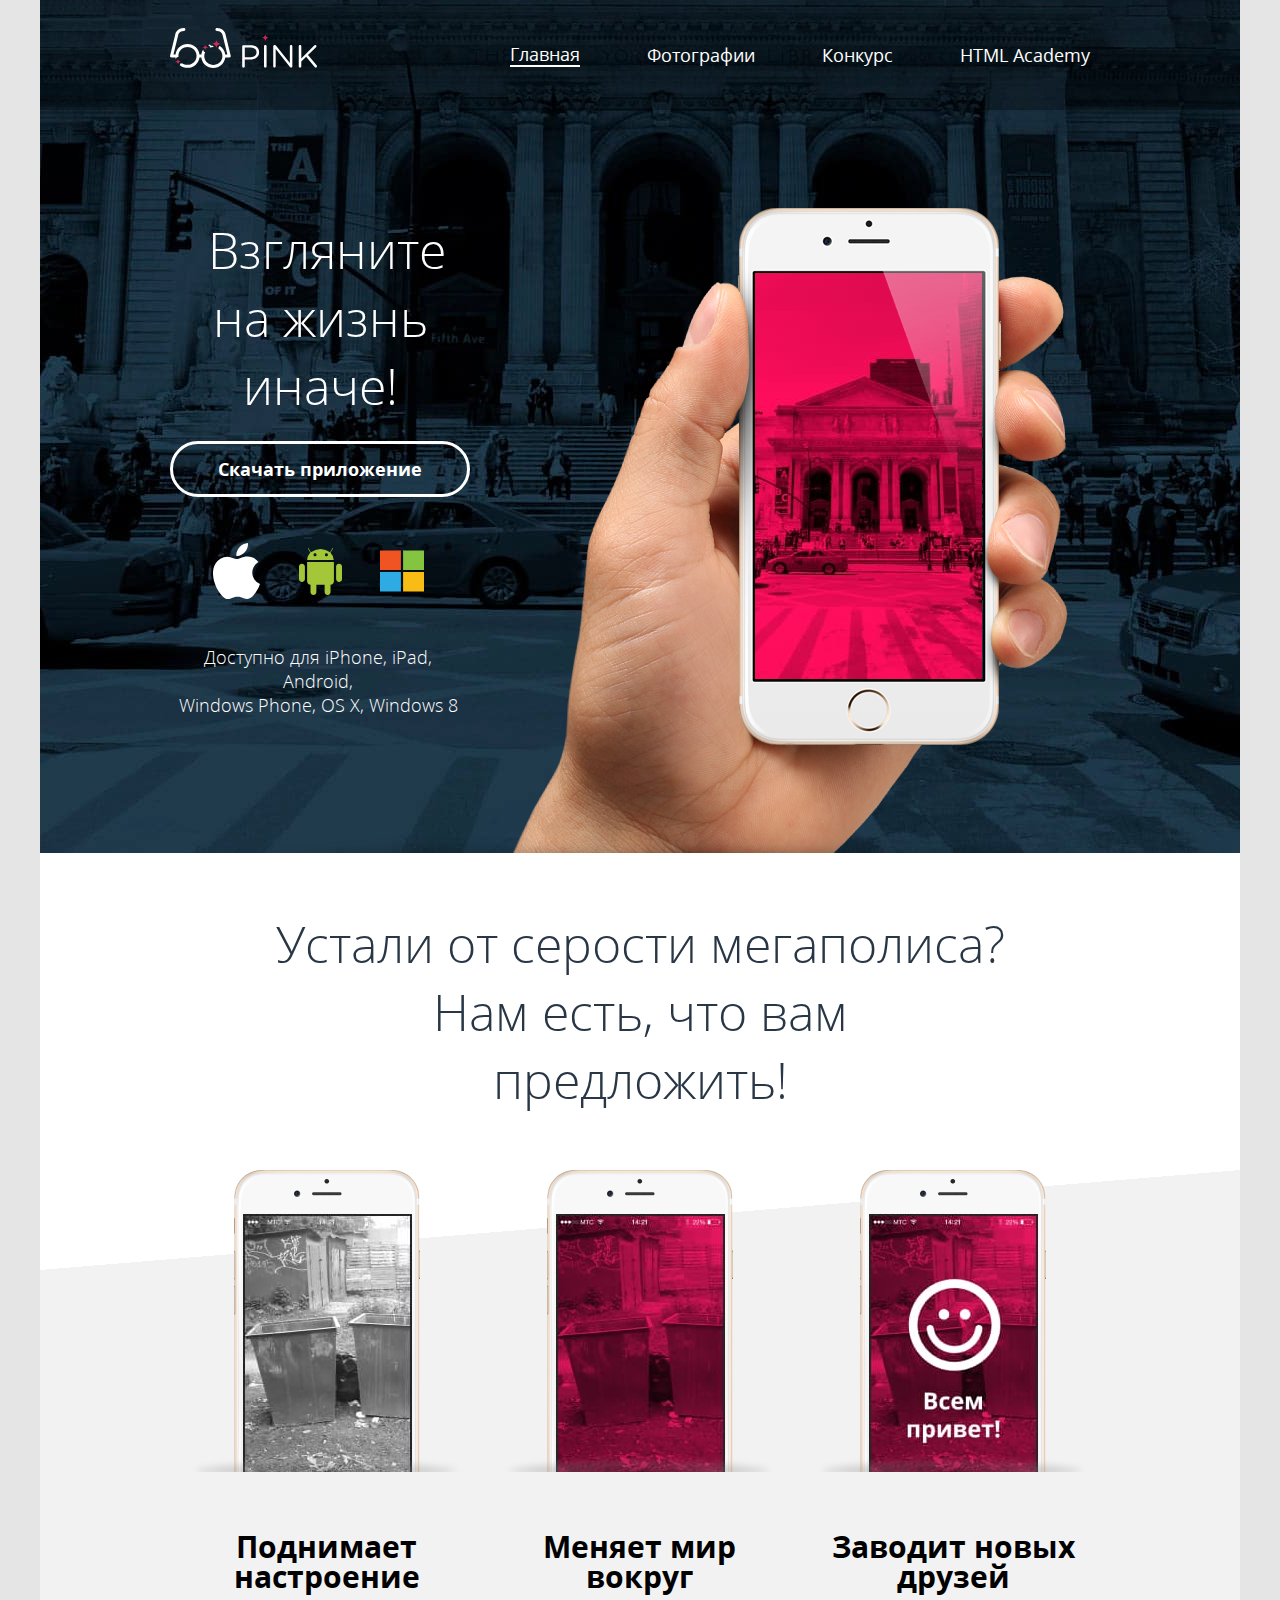
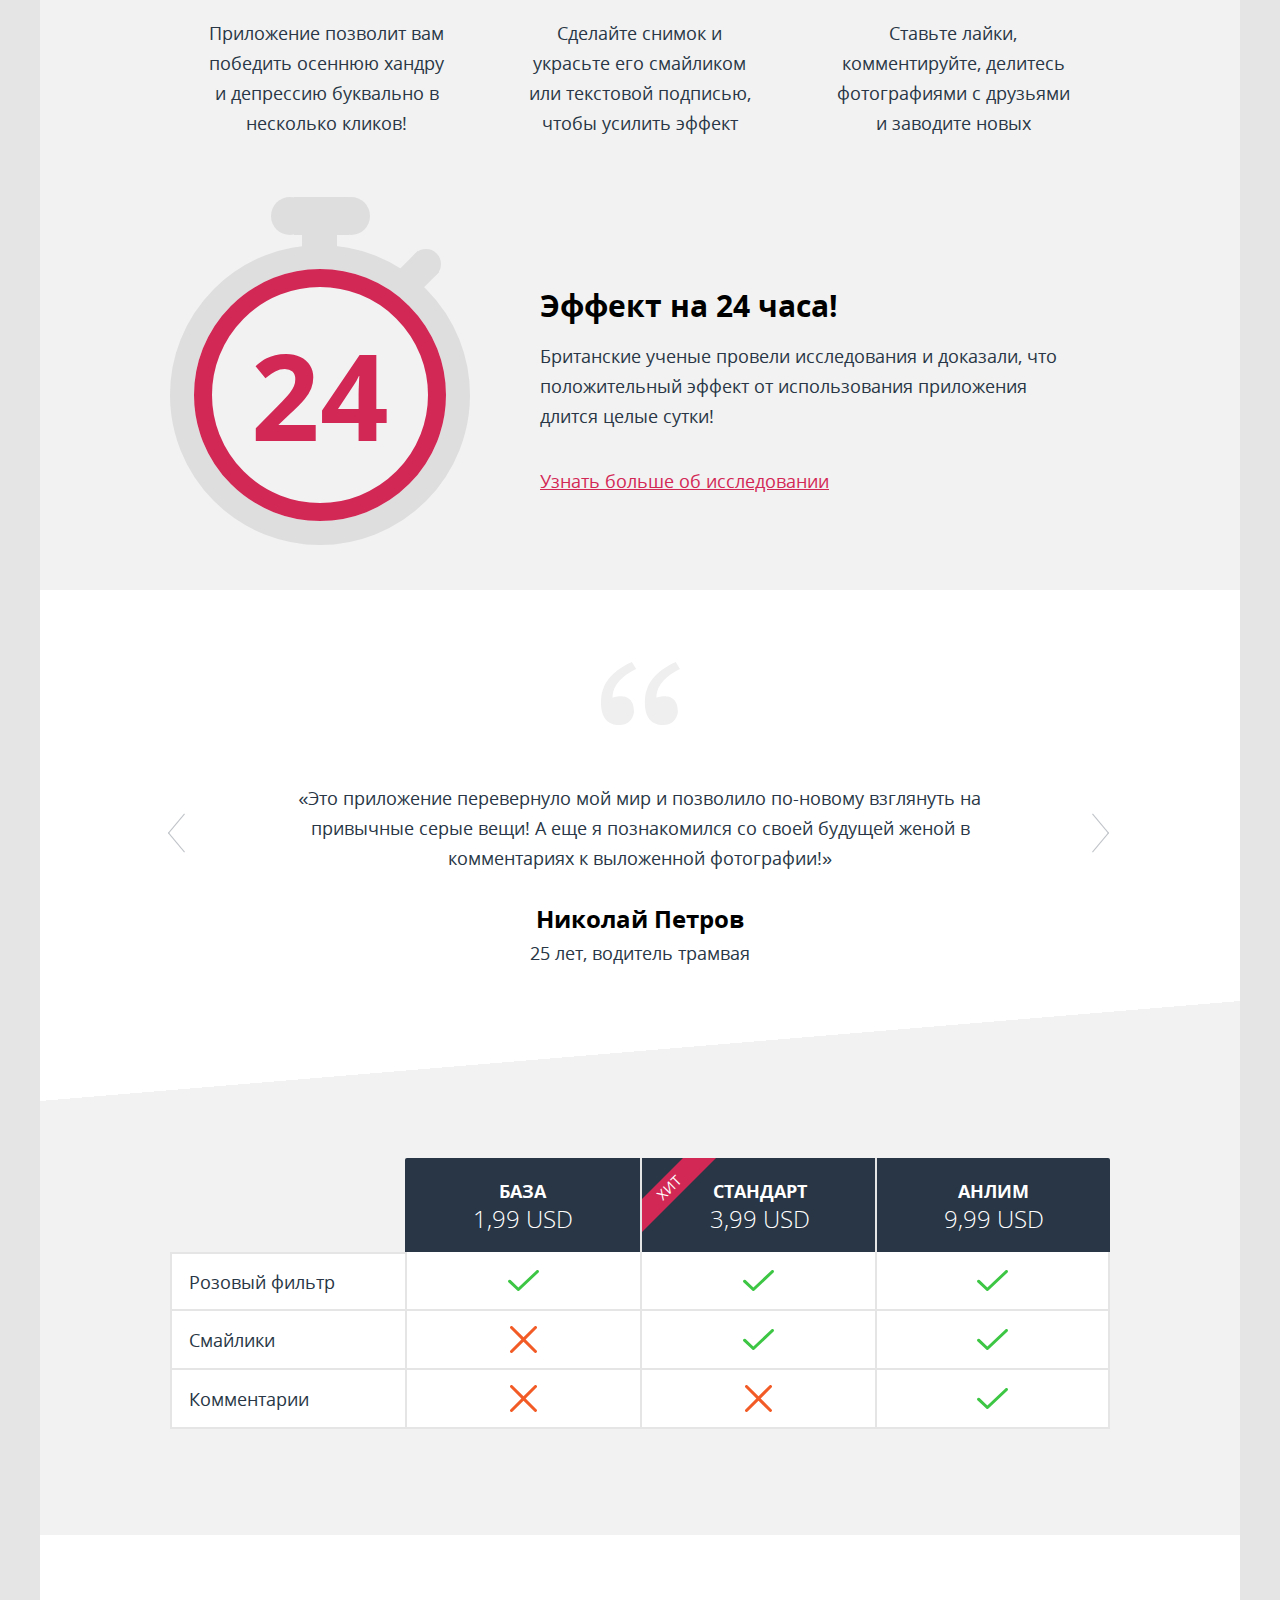
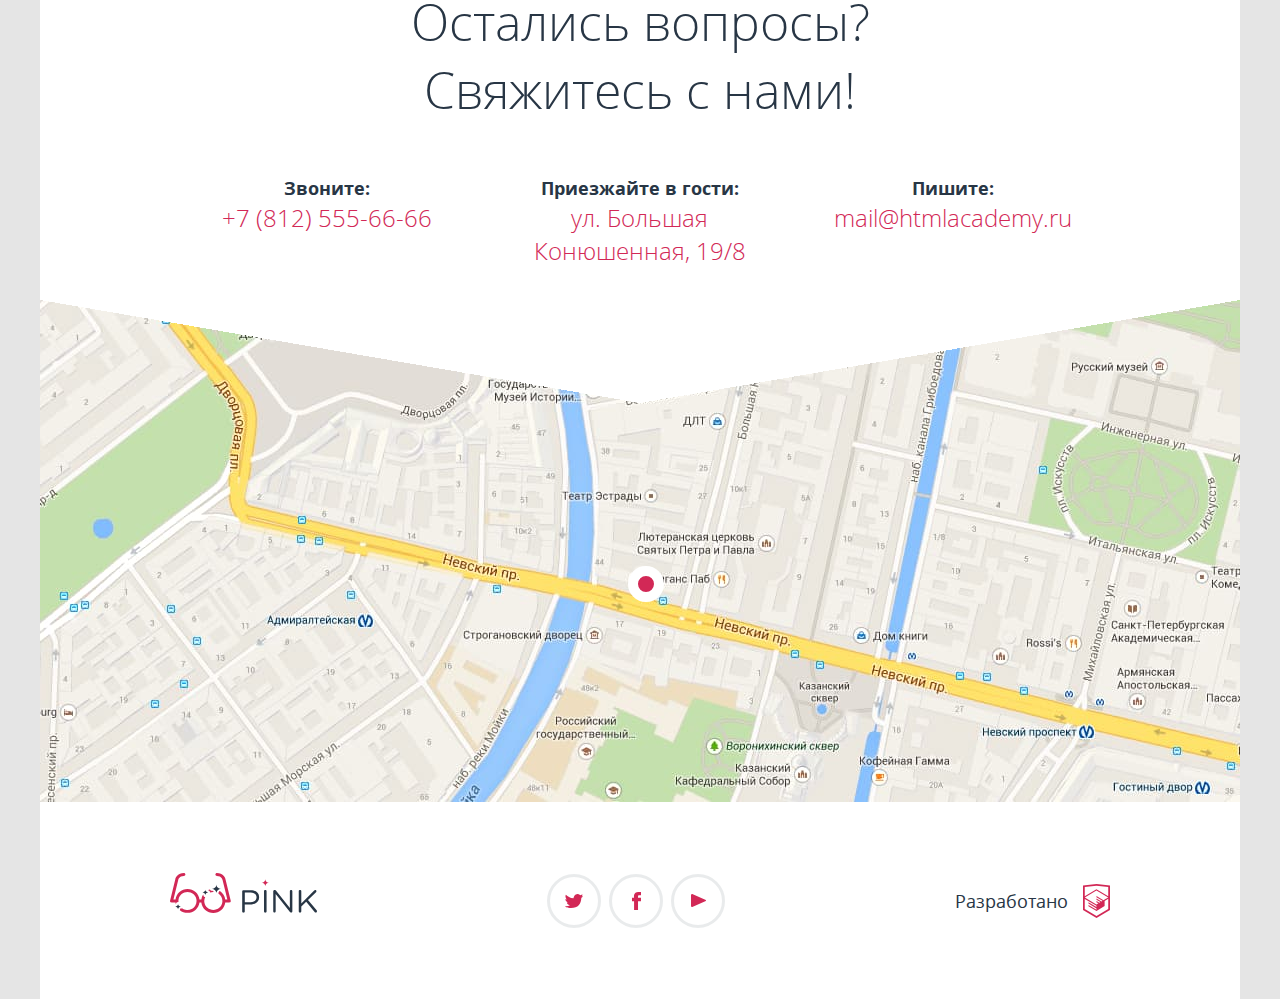
<file: js/index.html>
<!DOCTYPE html>
<html class="page" lang="ru">
<head>
  <meta charset="utf-8">
  <meta name="viewport" content="width=device-width,initial-scale=1">
  <title>Приложение Пинк</title>
  <link rel="apple-touch-icon" href="images/favicons/apple-touch-icon-180x180.png">
  <link rel="icon" href="favicon.ico">
  <link rel="stylesheet" href="css/style.css">
</head>
<body class="page__body">
  <svg style="display: none">
    <symbol id="logo-mobile" width="74" height="23" viewBox="0 0 74 23">
      <path d="M0.00496827 1.54857C0.00487772 1.21254 0.135804 0.889818 0.369742 0.649431C0.60368 0.409043 0.922049 0.27008 1.25676 0.262266H8.39001C13.4469 0.262266 16.7751 2.9645 16.7751 7.39179V7.45162C16.7751 12.2977 12.7415 14.8105 7.97274 14.8105H2.53836V21.611C2.55394 21.7874 2.53277 21.9651 2.47619 22.1329C2.41961 22.3006 2.32887 22.4547 2.20973 22.5854C2.09058 22.716 1.94565 22.8204 1.78416 22.8918C1.62266 22.9631 1.44812 23 1.27166 23C1.0952 23 0.920671 22.9631 0.759173 22.8918C0.597674 22.8204 0.452744 22.716 0.333602 22.5854C0.21446 22.4547 0.123708 22.3006 0.0671295 22.1329C0.0105515 21.9651 -0.0106138 21.7874 0.00496827 21.611V1.54857ZM8.07209 12.5171C11.7778 12.5171 14.2119 10.5228 14.2119 7.53139V7.47156C14.2119 4.26078 11.8175 2.59556 8.25092 2.59556H2.58804V12.4772L8.07209 12.5171Z"/>
      <path d="M21.5935 1.38904C21.5779 1.21262 21.5991 1.03487 21.6556 0.867114C21.7122 0.699353 21.803 0.545245 21.9221 0.414596C22.0412 0.283947 22.1862 0.179616 22.3477 0.108238C22.5092 0.0368607 22.6837 0 22.8602 0C23.0366 0 23.2112 0.0368607 23.3727 0.108238C23.5342 0.179616 23.6791 0.283947 23.7982 0.414596C23.9174 0.545245 24.0081 0.699353 24.0647 0.867114C24.1213 1.03487 24.1425 1.21262 24.1269 1.38904V21.611C24.1425 21.7874 24.1213 21.9651 24.0647 22.1329C24.0081 22.3006 23.9174 22.4548 23.7982 22.5854C23.6791 22.7161 23.5342 22.8204 23.3727 22.8918C23.2112 22.9631 23.0366 23 22.8602 23C22.6837 23 22.5092 22.9631 22.3477 22.8918C22.1862 22.8204 22.0412 22.7161 21.9221 22.5854C21.803 22.4548 21.7122 22.3006 21.6556 22.1329C21.5991 21.9651 21.5779 21.7874 21.5935 21.611V1.38904Z"/>
      <path d="M30.674 1.41895C30.6816 1.08908 30.8163 0.775007 31.0497 0.542621C31.2831 0.310235 31.597 0.177597 31.9258 0.172531H32.2735C32.5316 0.177833 32.7843 0.248188 33.0082 0.377127C33.2322 0.506065 33.4202 0.689448 33.5551 0.910412L47.1559 18.3104V1.35912C47.1559 1.0312 47.2857 0.7167 47.5168 0.484821C47.7478 0.252942 48.0611 0.122673 48.3879 0.122673C48.7146 0.122673 49.0279 0.252942 49.259 0.484821C49.49 0.7167 49.6198 1.0312 49.6198 1.35912V21.6508C49.6252 21.8051 49.5993 21.9589 49.5435 22.1028C49.4878 22.2467 49.4034 22.3777 49.2956 22.4878C49.1877 22.5979 49.0587 22.6848 48.9163 22.7432C48.7739 22.8016 48.6211 22.8303 48.4673 22.8275H48.3382C48.0744 22.8092 47.8184 22.7294 47.5908 22.5944C47.3631 22.4593 47.17 22.2728 47.0268 22.0497L33.1179 4.24085V21.6508C33.1158 21.9722 32.991 22.2805 32.7692 22.5124C32.5474 22.7442 32.2456 22.882 31.9258 22.8973C31.6008 22.892 31.291 22.7581 31.064 22.5246C30.8369 22.2911 30.711 21.9771 30.7137 21.6508V1.41895H30.674Z"/>
      <path d="M55.9384 1.38904C55.9228 1.21262 55.944 1.03487 56.0005 0.867114C56.0571 0.699353 56.1479 0.545245 56.267 0.414596C56.3862 0.283947 56.5311 0.179616 56.6926 0.108238C56.8541 0.0368607 57.0286 0 57.2051 0C57.3815 0 57.5561 0.0368607 57.7176 0.108238C57.8791 0.179616 58.024 0.283947 58.1431 0.414596C58.2623 0.545245 58.353 0.699353 58.4096 0.867114C58.4662 1.03487 58.4874 1.21262 58.4718 1.38904V13.6837L71.2282 0.551443C71.4899 0.279712 71.8455 0.119105 72.2216 0.10273C72.5468 0.115453 72.8548 0.252812 73.0821 0.486531C73.3094 0.72025 73.4388 1.03254 73.4436 1.35912C73.4366 1.52896 73.3961 1.69572 73.3245 1.84975C73.2529 2.00379 73.1516 2.14205 73.0264 2.25655L65.0785 10.1539L73.6523 20.6836C73.8764 20.9441 73.9998 21.2768 74 21.6209C73.9961 21.7933 73.9583 21.9633 73.8887 22.121C73.8191 22.2786 73.719 22.4209 73.5943 22.5395C73.4696 22.6582 73.3228 22.7509 73.1622 22.8123C73.0016 22.8737 72.8305 22.9026 72.6588 22.8973C72.4588 22.8891 72.2639 22.8322 72.0908 22.7314C71.9177 22.6306 71.7716 22.4891 71.6653 22.3189L63.3001 11.859L58.4718 16.7051V21.591C58.4718 21.7573 58.4391 21.922 58.3757 22.0756C58.3123 22.2293 58.2194 22.3689 58.1022 22.4865C57.9851 22.6041 57.846 22.6973 57.6929 22.761C57.5398 22.8246 57.3757 22.8574 57.21 22.8574C57.0443 22.8574 56.8803 22.8246 56.7272 22.761C56.5741 22.6973 56.435 22.6041 56.3179 22.4865C56.2007 22.3689 56.1078 22.2293 56.0443 22.0756C55.9809 21.922 55.9483 21.7573 55.9483 21.591V1.38904H55.9384Z"/>
    </symbol>
    <symbol id="logo-tablet" width="145" height="40" viewBox="0 0 145 40">
      <path fill-rule="evenodd" clip-rule="evenodd" d="M53.8917 6.58616L58.9302 27.7312C59.0013 27.9491 59.0184 28.1815 58.98 28.4078C58.9417 28.6341 58.849 28.8472 58.7102 29.0284C58.5715 29.2096 58.3909 29.3532 58.1845 29.4465C57.978 29.5398 57.7522 29.58 57.5268 29.5635H53.5201C52.8298 35.3747 47.9494 39.8784 42.0315 39.8784C36.1136 39.8784 31.2332 35.3747 30.543 29.5635H28.5778C27.8869 35.442 22.9527 40 16.9685 40C10.9742 40 6.0335 35.4266 5.35571 29.5337H1.45014C1.22961 29.5445 1.00974 29.5014 0.808914 29.4082C0.608085 29.315 0.432119 29.1743 0.295711 28.9979C0.159304 28.8214 0.0664152 28.6144 0.0248022 28.3941C-0.0168108 28.1737 -0.00593994 27.9464 0.0565069 27.7312L5.10477 6.58616C5.45562 4.25872 7.63865 0 13.4861 0C13.8738 0 14.2456 0.156518 14.5197 0.435122C14.7939 0.713727 14.9479 1.0916 14.9479 1.4856C14.9479 1.87961 14.7939 2.25748 14.5197 2.53608C14.2456 2.81468 13.8738 2.9712 13.4861 2.9712C8.7789 2.9712 8.04797 6.6654 7.9895 7.07146L3.3408 26.6022H5.37467C6.12089 20.7847 11.0272 16.2918 16.9685 16.2918C22.9066 16.2918 27.8107 20.7798 28.5611 26.5926L30.5587 26.6017C31.3043 20.8518 36.1567 16.4134 42.0315 16.4134C47.9178 16.4134 52.7776 20.8691 53.5086 26.6353V26.5824H55.6459L51.007 7.07146C50.9387 6.6654 50.237 2.9712 45.5104 2.9712C45.1227 2.9712 44.7509 2.81468 44.4767 2.53608C44.2026 2.25748 44.0485 1.87961 44.0485 1.4856C44.0485 1.0916 44.2026 0.713727 44.4767 0.435122C44.7509 0.156518 45.1227 0 45.5104 0C51.3578 0 53.5408 4.25872 53.8917 6.58616ZM25.6722 29.5635C25.7448 29.1018 25.7825 28.6283 25.7825 28.1459C25.7825 27.6164 25.7371 27.0977 25.65 26.5935C24.9252 22.3982 21.3141 19.2097 16.9685 19.2097C12.6203 19.2097 9.00753 22.402 8.28571 26.601C8.19945 27.1028 8.15447 27.619 8.15447 28.1459C8.15447 28.6205 8.19096 29.0864 8.26125 29.541C8.92191 33.8136 12.5687 37.0821 16.9685 37.0821C21.3605 37.0821 25.0023 33.8251 25.6722 29.5635ZM50.6138 29.5635C50.6874 29.102 50.7256 28.6285 50.7256 28.1459C50.7256 23.2777 46.8331 19.3313 42.0315 19.3313C37.2299 19.3313 33.3374 23.2777 33.3374 28.1459C33.3374 28.6285 33.3756 29.102 33.4492 29.5635C34.118 33.7577 37.7058 36.9605 42.0315 36.9605C46.3572 36.9605 49.945 33.7577 50.6138 29.5635Z"/>
      <path d="M71.005 18.5486C71.0049 18.2125 71.1358 17.8898 71.3697 17.6494C71.6037 17.409 71.9221 17.2701 72.2568 17.2623H79.39C84.4469 17.2623 87.7751 19.9645 87.7751 24.3918V24.4516C87.7751 29.2977 83.7415 31.8105 78.9727 31.8105H73.5384V38.611C73.5539 38.7874 73.5328 38.9651 73.4762 39.1329C73.4196 39.3006 73.3289 39.4547 73.2097 39.5854C73.0906 39.716 72.9457 39.8204 72.7842 39.8918C72.6227 39.9631 72.4481 40 72.2717 40C72.0952 40 71.9207 39.9631 71.7592 39.8918C71.5977 39.8204 71.4527 39.716 71.3336 39.5854C71.2145 39.4547 71.1237 39.3006 71.0671 39.1329C71.0106 38.9651 70.9894 38.7874 71.005 38.611V18.5486ZM79.0721 29.5171C82.7778 29.5171 85.2119 27.5228 85.2119 24.5314V24.4716C85.2119 21.2608 82.8175 19.5956 79.2509 19.5956H73.588V29.4772L79.0721 29.5171Z"/>
      <path d="M92.5935 18.389C92.5779 18.2126 92.5991 18.0349 92.6556 17.8671C92.7122 17.6994 92.803 17.5452 92.9221 17.4146C93.0412 17.2839 93.1862 17.1796 93.3477 17.1082C93.5092 17.0369 93.6837 17 93.8602 17C94.0366 17 94.2112 17.0369 94.3727 17.1082C94.5342 17.1796 94.6791 17.2839 94.7982 17.4146C94.9174 17.5452 95.0081 17.6994 95.0647 17.8671C95.1213 18.0349 95.1424 18.2126 95.1269 18.389V38.611C95.1424 38.7874 95.1213 38.9651 95.0647 39.1329C95.0081 39.3006 94.9174 39.4548 94.7982 39.5854C94.6791 39.7161 94.5342 39.8204 94.3727 39.8918C94.2112 39.9631 94.0366 40 93.8602 40C93.6837 40 93.5092 39.9631 93.3477 39.8918C93.1862 39.8204 93.0412 39.7161 92.9221 39.5854C92.803 39.4548 92.7122 39.3006 92.6556 39.1329C92.5991 38.9651 92.5779 38.7874 92.5935 38.611V18.389Z"/>
      <path d="M101.674 18.419C101.682 18.0891 101.816 17.775 102.05 17.5426C102.283 17.3102 102.597 17.1776 102.926 17.1725H103.273C103.532 17.1778 103.784 17.2482 104.008 17.3771C104.232 17.5061 104.42 17.6894 104.555 17.9104L118.156 35.3104V18.3591C118.156 18.0312 118.286 17.7167 118.517 17.4848C118.748 17.2529 119.061 17.1227 119.388 17.1227C119.715 17.1227 120.028 17.2529 120.259 17.4848C120.49 17.7167 120.62 18.0312 120.62 18.3591V38.6508C120.625 38.8051 120.599 38.9589 120.544 39.1028C120.488 39.2467 120.403 39.3777 120.296 39.4878C120.188 39.5979 120.059 39.6848 119.916 39.7432C119.774 39.8016 119.621 39.8303 119.467 39.8275H119.338C119.074 39.8092 118.818 39.7294 118.591 39.5944C118.363 39.4594 118.17 39.2728 118.027 39.0497L104.118 21.2408V38.6508C104.116 38.9722 103.991 39.2805 103.769 39.5124C103.547 39.7442 103.246 39.882 102.926 39.8973C102.601 39.892 102.291 39.7581 102.064 39.5246C101.837 39.2911 101.711 38.9771 101.714 38.6508V18.419H101.674Z"/>
      <path d="M126.938 18.389C126.923 18.2126 126.944 18.0349 127.001 17.8671C127.057 17.6994 127.148 17.5452 127.267 17.4146C127.386 17.2839 127.531 17.1796 127.693 17.1082C127.854 17.0369 128.029 17 128.205 17C128.382 17 128.556 17.0369 128.718 17.1082C128.879 17.1796 129.024 17.2839 129.143 17.4146C129.262 17.5452 129.353 17.6994 129.41 17.8671C129.466 18.0349 129.487 18.2126 129.472 18.389V30.6837L142.228 17.5514C142.49 17.2797 142.845 17.1191 143.222 17.1027C143.547 17.1155 143.855 17.2528 144.082 17.4865C144.309 17.7202 144.439 18.0325 144.444 18.3591C144.437 18.529 144.396 18.6957 144.325 18.8498C144.253 19.0038 144.152 19.1421 144.026 19.2565L136.078 27.1539L144.652 37.6836C144.876 37.9441 145 38.2768 145 38.6209C144.996 38.7933 144.958 38.9633 144.889 39.121C144.819 39.2786 144.719 39.4209 144.594 39.5395C144.47 39.6582 144.323 39.7509 144.162 39.8123C144.002 39.8737 143.831 39.9026 143.659 39.8973C143.459 39.8891 143.264 39.8322 143.091 39.7314C142.918 39.6306 142.772 39.4891 142.665 39.3189L134.3 28.859L129.472 33.7051V38.591C129.472 38.7573 129.439 38.922 129.376 39.0756C129.312 39.2293 129.219 39.3689 129.102 39.4865C128.985 39.6041 128.846 39.6973 128.693 39.761C128.54 39.8246 128.376 39.8574 128.21 39.8574C128.044 39.8574 127.88 39.8246 127.727 39.761C127.574 39.6973 127.435 39.6041 127.318 39.4865C127.201 39.3689 127.108 39.2293 127.044 39.0756C126.981 38.922 126.948 38.7573 126.948 38.591V18.389H126.938Z"/>
    </symbol>
    <symbol id="logo-desktop"  width="147" height="40" viewBox="0 0 147 40" fill="none">
      <path d="M72.1933 18.4249C72.1932 18.0921 72.3255 17.7726 72.562 17.5345C72.7985 17.2965 73.1204 17.1589 73.4588 17.1511H80.6703C85.7826 17.1511 89.1473 19.827 89.1473 24.211V24.2703C89.1473 29.069 85.0695 31.5573 80.2484 31.5573H74.7544V38.2913C74.7702 38.466 74.7488 38.6421 74.6916 38.8082C74.6344 38.9743 74.5426 39.1269 74.4222 39.2563C74.3017 39.3856 74.1552 39.489 73.992 39.5596C73.8287 39.6303 73.6522 39.6668 73.4738 39.6668C73.2954 39.6668 73.119 39.6303 72.9557 39.5596C72.7925 39.489 72.6459 39.3856 72.5255 39.2563C72.405 39.1269 72.3133 38.9743 72.2561 38.8082C72.1989 38.6421 72.1775 38.466 72.1933 38.2913V18.4249ZM80.3489 29.2863C84.0952 29.2863 86.556 27.3115 86.556 24.3493V24.29C86.556 21.1106 84.1354 19.4616 80.5297 19.4616H74.8047V29.2468L80.3489 29.2863Z" fill="white"/>
      <path d="M94.0186 18.2669C94.0028 18.0922 94.0242 17.9162 94.0814 17.7501C94.1386 17.5839 94.2304 17.4313 94.3508 17.302C94.4713 17.1726 94.6178 17.0693 94.781 16.9986C94.9443 16.9279 95.1208 16.8914 95.2992 16.8914C95.4776 16.8914 95.654 16.9279 95.8173 16.9986C95.9806 17.0693 96.1271 17.1726 96.2475 17.302C96.368 17.4313 96.4597 17.5839 96.5169 17.7501C96.5741 17.9162 96.5955 18.0922 96.5798 18.2669V38.2913C96.5955 38.466 96.5741 38.642 96.5169 38.8082C96.4597 38.9743 96.368 39.1269 96.2475 39.2563C96.1271 39.3856 95.9806 39.489 95.8173 39.5596C95.654 39.6303 95.4776 39.6668 95.2992 39.6668C95.1208 39.6668 94.9443 39.6303 94.781 39.5596C94.6178 39.489 94.4713 39.3856 94.3508 39.2563C94.2304 39.1269 94.1386 38.9743 94.0814 38.8082C94.0242 38.642 94.0028 38.466 94.0186 38.2913V18.2669Z" fill="white"/>
      <path d="M103.199 18.2965C103.206 17.9699 103.343 17.6588 103.579 17.4287C103.815 17.1986 104.132 17.0673 104.464 17.0623H104.816C105.077 17.0675 105.332 17.1372 105.559 17.2649C105.785 17.3925 105.975 17.5741 106.111 17.7929L119.862 35.0231V18.2373C119.862 17.9125 119.993 17.6011 120.226 17.3715C120.46 17.1419 120.777 17.0129 121.107 17.0129C121.437 17.0129 121.754 17.1419 121.988 17.3715C122.221 17.6011 122.352 17.9125 122.352 18.2373V38.3308C122.358 38.4836 122.332 38.6359 122.275 38.7784C122.219 38.9209 122.134 39.0506 122.025 39.1596C121.916 39.2687 121.785 39.3547 121.641 39.4125C121.497 39.4704 121.343 39.4987 121.187 39.496H121.057C120.79 39.4779 120.531 39.3989 120.301 39.2652C120.071 39.1314 119.876 38.9468 119.731 38.7258L105.67 21.0908V38.3308C105.667 38.6491 105.541 38.9544 105.317 39.184C105.093 39.4135 104.788 39.5499 104.464 39.5651C104.136 39.5599 103.823 39.4272 103.593 39.1961C103.363 38.9649 103.236 38.6539 103.239 38.3308V18.2965H103.199Z" fill="white"/>
      <path d="M128.74 18.2669C128.724 18.0922 128.746 17.9162 128.803 17.7501C128.86 17.5839 128.952 17.4313 129.072 17.302C129.193 17.1726 129.339 17.0693 129.503 16.9986C129.666 16.9279 129.842 16.8914 130.021 16.8914C130.199 16.8914 130.376 16.9279 130.539 16.9986C130.702 17.0693 130.849 17.1726 130.969 17.302C131.09 17.4313 131.181 17.5839 131.239 17.7501C131.296 17.9162 131.317 18.0922 131.301 18.2669V30.4415L144.198 17.4375C144.462 17.1684 144.822 17.0094 145.202 16.9931C145.531 17.0057 145.842 17.1418 146.072 17.3732C146.302 17.6046 146.433 17.9139 146.438 18.2373C146.43 18.4054 146.39 18.5706 146.317 18.7231C146.245 18.8756 146.142 19.0125 146.016 19.1259L137.981 26.9461L146.648 37.3731C146.875 37.631 147 37.9604 147 38.3012C146.996 38.472 146.958 38.6402 146.887 38.7964C146.817 38.9525 146.716 39.0934 146.59 39.2109C146.464 39.3284 146.315 39.4202 146.153 39.481C145.991 39.5418 145.818 39.5703 145.644 39.5651C145.442 39.557 145.245 39.5006 145.07 39.4008C144.895 39.3011 144.747 39.1609 144.64 38.9924L136.183 28.6346L131.301 33.4333V38.2716C131.301 38.4363 131.268 38.5993 131.204 38.7515C131.14 38.9036 131.046 39.0419 130.928 39.1583C130.809 39.2747 130.669 39.3671 130.514 39.4301C130.359 39.4932 130.193 39.5256 130.026 39.5256C129.858 39.5256 129.692 39.4932 129.538 39.4301C129.383 39.3671 129.242 39.2747 129.124 39.1583C129.005 39.0419 128.911 38.9036 128.847 38.7515C128.783 38.5993 128.75 38.4363 128.75 38.2716V18.2669H128.74Z" fill="white"/>
      <path d="M98.9401 9.74563C97.9749 9.74563 97.0491 9.36936 96.3656 8.69932C95.6822 8.02927 95.2969 7.12014 95.2942 6.17125C95.2942 7.11923 94.9111 8.02839 94.2293 8.69872C93.5474 9.36905 92.6226 9.74563 91.6583 9.74563C92.6235 9.74825 93.5483 10.127 94.2299 10.7989C94.9115 11.4708 95.2942 12.381 95.2942 13.3299C95.2969 12.3801 95.6818 11.4699 96.365 10.7983C97.0482 10.1267 97.974 9.74824 98.9401 9.74563Z" fill="#D22856"/>
      <path d="M43.287 19.0667C43.5381 19.0667 43.7792 19.0667 44.0202 19.0667C43.8019 18.6988 43.4897 18.3933 43.1145 18.1803C42.7393 17.9673 42.3141 17.8542 41.8809 17.8522C41.4627 17.8519 41.055 17.7233 40.7147 17.4843C40.3745 17.2454 40.1185 16.908 39.9826 16.5192C39.2588 16.7245 38.5561 16.9955 37.8834 17.3289H38.0743C38.607 17.3289 39.118 17.5369 39.4947 17.9073C39.8714 18.2776 40.083 18.7799 40.083 19.3037C40.088 19.399 40.088 19.4946 40.083 19.59C41.109 19.2225 42.1953 19.0451 43.287 19.0667Z" fill="white"/>
      <path d="M60.7332 27.6472L55.5406 6.56621C55.179 4.24582 52.9291 0 46.9028 0C46.5033 0 46.1201 0.156044 45.8375 0.433804C45.555 0.711564 45.3962 1.08829 45.3962 1.4811C45.3962 1.87391 45.555 2.25063 45.8375 2.52839C46.1201 2.80615 46.5033 2.9622 46.9028 2.9622C51.7741 2.9622 52.4973 6.6452 52.5676 7.05003L57.3484 26.5018H55.2493C55.0321 24.805 54.4439 23.1744 53.525 21.7222C52.6061 20.2701 51.3783 19.0307 49.926 18.0892C49.4712 18.2774 49.0829 18.5932 48.8096 18.9971C48.5363 19.401 48.3901 19.8751 48.3893 20.3602C48.3948 20.4457 48.3948 20.5314 48.3893 20.6169C49.6107 21.4404 50.6131 22.5401 51.3122 23.8236C52.0113 25.1072 52.3867 26.537 52.4069 27.9928C52.4008 28.4894 52.3538 28.9847 52.2663 29.4739C51.9375 31.5714 50.8559 33.484 49.2173 34.8657C47.5786 36.2474 45.4911 37.007 43.3322 37.007C41.1734 37.007 39.0859 36.2474 37.4472 34.8657C35.8086 33.484 34.727 31.5714 34.3982 29.4739C34.3107 28.9847 34.2636 28.4894 34.2576 27.9928C34.2733 26.6229 34.5993 25.2737 35.2118 24.0432C34.7037 24.0081 34.2282 23.7847 33.8814 23.4181C33.5346 23.0515 33.3424 22.569 33.3436 22.0684C33.3453 21.889 33.277 21.7159 33.1528 21.5846C32.181 23.0752 31.5662 24.7633 31.3549 26.5215H29.4868C29.1663 23.6174 27.7658 20.9319 25.5542 18.9809C23.3427 17.0298 20.4759 15.9507 17.5044 15.9507C14.5329 15.9507 11.6662 17.0298 9.45463 18.9809C7.24307 20.9319 5.84259 23.6174 5.5221 26.5215H3.44302L8.23394 7.05003C8.29421 6.6452 9.0475 2.9622 13.8987 2.9622C14.2983 2.9622 14.6815 2.80615 14.964 2.52839C15.2465 2.25063 15.4053 1.87391 15.4053 1.4811C15.4053 1.08829 15.2465 0.711564 14.964 0.433804C14.6815 0.156044 14.2983 0 13.8987 0C7.87236 0 5.62254 4.24582 5.26096 6.56621L0.0582358 27.6472C-0.00612168 27.8617 -0.0173251 28.0883 0.0255611 28.308C0.0684473 28.5277 0.164178 28.7341 0.304759 28.91C0.44534 29.0859 0.62669 29.2262 0.833664 29.3191C1.04064 29.4121 1.26723 29.455 1.49451 29.4443H5.51206C5.59378 30.055 5.72135 30.659 5.89372 31.2512C5.95717 31.1429 5.99172 31.0206 5.99416 30.8957C5.99416 30.372 6.2058 29.8697 6.58252 29.4993C6.95923 29.129 7.47017 28.9209 8.00293 28.9209C8.16603 28.9231 8.32812 28.9463 8.48504 28.99C8.44128 28.6461 8.41781 28.2999 8.41473 27.9533C8.41742 27.4569 8.46109 26.9616 8.5453 26.4722C8.86708 24.3679 9.94627 22.4469 11.5867 21.0586C13.2271 19.6702 15.3198 18.9066 17.4843 18.9066C19.6489 18.9066 21.7416 19.6702 23.382 21.0586C25.0224 22.4469 26.1016 24.3679 26.4234 26.4722C26.5076 26.9616 26.5513 27.4569 26.554 27.9533C26.5382 30.3054 25.5807 32.5567 23.8889 34.2199C22.1971 35.8831 19.907 36.8243 17.5145 36.8399C15.5563 36.8663 13.6424 36.2668 12.0607 35.1317C11.6982 35.4412 11.235 35.6128 10.755 35.6155C10.5569 35.6181 10.3679 35.6973 10.2288 35.8359C10.0897 35.9745 10.0117 36.1613 10.0117 36.356C10.009 36.6321 9.94739 36.9046 9.83092 37.1558C11.9797 38.9066 14.6835 39.8636 17.4743 39.8613C20.4223 39.8738 23.2728 38.8236 25.4864 36.9095C27.7 34.9953 29.1232 32.35 29.4868 29.4739H31.3147C31.6456 32.3691 33.0499 35.0431 35.2593 36.9848C37.4688 38.9266 40.3285 40 43.2921 40C46.2557 40 49.1154 38.9266 51.3248 36.9848C53.5343 35.0431 54.9385 32.3691 55.2694 29.4739H59.2869C59.5191 29.4904 59.7519 29.4503 59.9647 29.3573C60.1774 29.2642 60.3635 29.121 60.5065 28.9404C60.6495 28.7598 60.7451 28.5473 60.7846 28.3217C60.8241 28.0961 60.8065 27.8645 60.7332 27.6472Z" fill="white"/>
      <path d="M50.9203 15.9169C50.3273 15.9182 49.7398 15.8045 49.1915 15.5822C48.6432 15.36 48.1448 15.0337 47.725 14.6219C47.3052 14.21 46.9721 13.7209 46.7448 13.1823C46.5176 12.6438 46.4006 12.0665 46.4006 11.4835C46.3979 12.6602 45.9206 13.7878 45.0733 14.619C44.2259 15.4501 43.0778 15.9169 41.8809 15.9169C43.0788 15.9195 44.2268 16.3885 45.0739 17.2212C45.9209 18.0539 46.3979 19.1825 46.4006 20.3602C46.4006 19.1817 46.8768 18.0516 47.7244 17.2183C48.572 16.385 49.7216 15.9169 50.9203 15.9169Z" fill="#D22856"/>
      <path d="M38.0743 19.3826C37.3417 19.3826 36.6392 19.0966 36.1212 18.5873C35.6032 18.0781 35.3122 17.3875 35.3122 16.6673C35.3122 17.3857 35.0226 18.0749 34.5068 18.5839C33.9909 19.0928 33.291 19.38 32.5602 19.3826C33.2901 19.3826 33.99 19.6677 34.5062 20.1751C35.0223 20.6824 35.3122 21.3706 35.3122 22.0881C35.3149 21.3697 35.607 20.6816 36.1247 20.1745C36.6424 19.6674 37.3435 19.3826 38.0743 19.3826Z" fill="#D22856"/>
      <path d="M10.7851 33.6407C10.0561 33.6355 9.35868 33.3471 8.84503 32.8384C8.33138 32.3298 8.04314 31.6421 8.04316 30.9253C8.04316 31.6438 7.75354 32.333 7.23772 32.8419C6.7219 33.3508 6.02194 33.6381 5.29114 33.6407C6.02194 33.6433 6.7219 33.9305 7.23772 34.4395C7.75354 34.9484 8.04316 35.6376 8.04316 36.356C8.04314 35.6393 8.33138 34.9516 8.84503 34.4429C9.35868 33.9343 10.0561 33.6459 10.7851 33.6407Z" fill="#D22856"/>
    </symbol>
    <symbol id="htmlacademy-logo" width="27" height="34" viewBox="0 0 27 34">
      <path d="M13.6426 0.0157537L13.5 0L0 1.40733V26.0129L13.5 34L27 26.0129V1.40733L13.6426 0.0157537ZM25.2344 25.0151L13.5 31.9573L1.76561 25.0151V14.9293L13.4507 21.8451L13.4701 23.0984L5.45351 18.3548L5.44295 19.5801L13.4894 24.3885L13.5088 25.675L5.46408 20.9174L5.45351 22.1427L13.5 26.9511L21.6239 22.1182V20.8929V16.909L25.2432 14.7595L25.2344 25.0151ZM25.2344 13.4519L22.0147 15.3319L20.5325 16.2071L13.4666 12.0201L13.456 13.2454L19.4957 16.818L19.4429 16.8495L19.3126 16.9247L18.4536 17.4166L13.4666 14.4689L13.456 15.6942L17.3921 18.0222L16.4591 18.6314L16.438 18.6436L13.4666 16.902L13.456 18.1273L15.4029 19.2615L13.4155 20.4483L1.7973 13.5762L13.4349 6.61831L25.2344 13.4519ZM25.2344 12.2266L13.4401 5.31075L1.76561 12.2196V2.9897L13.5 1.76442L25.2344 2.9897V12.2266Z"/>
    </symbol>
    <symbol id="footer-logo-mobile" width="145" height="40" viewBox="0 0 145 40">
      <g class="logo-pink">
        <path d="M71.005 18.5486C71.0049 18.2125 71.1358 17.8898 71.3697 17.6494C71.6037 17.409 71.922 17.2701 72.2568 17.2623H79.39C84.4469 17.2623 87.7751 19.9645 87.7751 24.3918V24.4516C87.7751 29.2977 83.7415 31.8105 78.9727 31.8105H73.5384V38.611C73.5539 38.7874 73.5328 38.9651 73.4762 39.1329C73.4196 39.3006 73.3289 39.4547 73.2097 39.5854C73.0906 39.716 72.9457 39.8204 72.7842 39.8918C72.6227 39.9631 72.4481 40 72.2717 40C72.0952 40 71.9207 39.9631 71.7592 39.8918C71.5977 39.8204 71.4527 39.716 71.3336 39.5854C71.2145 39.4547 71.1237 39.3006 71.0671 39.1329C71.0106 38.9651 70.9894 38.7874 71.005 38.611V18.5486ZM79.0721 29.5171C82.7778 29.5171 85.2119 27.5228 85.2119 24.5314V24.4716C85.2119 21.2608 82.8175 19.5956 79.2509 19.5956H73.588V29.4772L79.0721 29.5171Z"/>
        <path d="M92.5935 18.389C92.5779 18.2126 92.5991 18.0349 92.6556 17.8671C92.7122 17.6994 92.803 17.5452 92.9221 17.4146C93.0412 17.2839 93.1862 17.1796 93.3477 17.1082C93.5092 17.0369 93.6837 17 93.8602 17C94.0366 17 94.2112 17.0369 94.3727 17.1082C94.5342 17.1796 94.6791 17.2839 94.7982 17.4146C94.9174 17.5452 95.0081 17.6994 95.0647 17.8671C95.1213 18.0349 95.1425 18.2126 95.1269 18.389V38.611C95.1425 38.7874 95.1213 38.9651 95.0647 39.1329C95.0081 39.3006 94.9174 39.4548 94.7982 39.5854C94.6791 39.7161 94.5342 39.8204 94.3727 39.8918C94.2112 39.9631 94.0366 40 93.8602 40C93.6837 40 93.5092 39.9631 93.3477 39.8918C93.1862 39.8204 93.0412 39.7161 92.9221 39.5854C92.803 39.4548 92.7122 39.3006 92.6556 39.1329C92.5991 38.9651 92.5779 38.7874 92.5935 38.611V18.389Z"/>
        <path d="M101.674 18.419C101.682 18.0891 101.816 17.775 102.05 17.5426C102.283 17.3102 102.597 17.1776 102.926 17.1725H103.273C103.532 17.1778 103.784 17.2482 104.008 17.3771C104.232 17.5061 104.42 17.6894 104.555 17.9104L118.156 35.3104V18.3591C118.156 18.0312 118.286 17.7167 118.517 17.4848C118.748 17.2529 119.061 17.1227 119.388 17.1227C119.715 17.1227 120.028 17.2529 120.259 17.4848C120.49 17.7167 120.62 18.0312 120.62 18.3591V38.6508C120.625 38.8051 120.599 38.9589 120.544 39.1028C120.488 39.2467 120.403 39.3777 120.296 39.4878C120.188 39.5979 120.059 39.6848 119.916 39.7432C119.774 39.8016 119.621 39.8303 119.467 39.8275H119.338C119.074 39.8092 118.818 39.7294 118.591 39.5944C118.363 39.4593 118.17 39.2728 118.027 39.0497L104.118 21.2408V38.6508C104.116 38.9722 103.991 39.2805 103.769 39.5124C103.547 39.7442 103.246 39.882 102.926 39.8973C102.601 39.892 102.291 39.7581 102.064 39.5246C101.837 39.2911 101.711 38.9771 101.714 38.6508V18.419H101.674Z"/>
        <path d="M126.938 18.389C126.923 18.2126 126.944 18.0349 127.001 17.8671C127.057 17.6994 127.148 17.5452 127.267 17.4146C127.386 17.2839 127.531 17.1796 127.693 17.1082C127.854 17.0369 128.029 17 128.205 17C128.382 17 128.556 17.0369 128.718 17.1082C128.879 17.1796 129.024 17.2839 129.143 17.4146C129.262 17.5452 129.353 17.6994 129.41 17.8671C129.466 18.0349 129.487 18.2126 129.472 18.389V30.6837L142.228 17.5514C142.49 17.2797 142.845 17.1191 143.222 17.1027C143.547 17.1155 143.855 17.2528 144.082 17.4865C144.309 17.7202 144.439 18.0325 144.444 18.3591C144.437 18.529 144.396 18.6957 144.325 18.8498C144.253 19.0038 144.152 19.1421 144.026 19.2565L136.078 27.1539L144.652 37.6836C144.876 37.9441 145 38.2768 145 38.6209C144.996 38.7933 144.958 38.9633 144.889 39.121C144.819 39.2786 144.719 39.4209 144.594 39.5395C144.47 39.6582 144.323 39.7509 144.162 39.8123C144.002 39.8737 143.831 39.9026 143.659 39.8973C143.459 39.8891 143.264 39.8322 143.091 39.7314C142.918 39.6306 142.772 39.4891 142.665 39.3189L134.3 28.859L129.472 33.7051V38.591C129.472 38.7573 129.439 38.922 129.376 39.0756C129.312 39.2293 129.219 39.3689 129.102 39.4865C128.985 39.6041 128.846 39.6973 128.693 39.761C128.54 39.8246 128.376 39.8574 128.21 39.8574C128.044 39.8574 127.88 39.8246 127.727 39.761C127.574 39.6973 127.435 39.6041 127.318 39.4865C127.201 39.3689 127.108 39.2293 127.044 39.0756C126.981 38.922 126.948 38.7573 126.948 38.591V18.389H126.938Z"/>
      </g>
      <g class="logo-glasses">
        <path fill-rule="evenodd" clip-rule="evenodd" d="M53.8917 6.58616L58.9302 27.7312C59.0013 27.9491 59.0184 28.1815 58.98 28.4078C58.9417 28.6341 58.849 28.8472 58.7102 29.0284C58.5715 29.2096 58.3909 29.3532 58.1845 29.4465C57.978 29.5398 57.7522 29.58 57.5268 29.5635H53.5201C52.8298 35.3747 47.9494 39.8784 42.0315 39.8784C36.1136 39.8784 31.2332 35.3747 30.543 29.5635H28.5778C27.8869 35.442 22.9527 40 16.9685 40C10.9742 40 6.0335 35.4266 5.35571 29.5337H1.45014C1.22961 29.5445 1.00974 29.5014 0.808914 29.4082C0.608085 29.315 0.432119 29.1743 0.295711 28.9979C0.159304 28.8214 0.0664152 28.6144 0.0248022 28.3941C-0.0168108 28.1737 -0.00593994 27.9464 0.0565069 27.7312L5.10477 6.58616C5.45562 4.25872 7.63865 0 13.4861 0C13.8738 0 14.2456 0.156518 14.5197 0.435122C14.7939 0.713727 14.9479 1.0916 14.9479 1.4856C14.9479 1.87961 14.7939 2.25748 14.5197 2.53608C14.2456 2.81468 13.8738 2.9712 13.4861 2.9712C8.7789 2.9712 8.04797 6.6654 7.9895 7.07146L3.3408 26.6022H5.37467C6.12089 20.7847 11.0272 16.2918 16.9685 16.2918C22.9066 16.2918 27.8107 20.7798 28.5611 26.5926L30.5587 26.6017C31.3043 20.8518 36.1567 16.4134 42.0315 16.4134C47.9178 16.4134 52.7776 20.8691 53.5086 26.6353V26.5824H55.6459L51.007 7.07146C50.9387 6.6654 50.237 2.9712 45.5104 2.9712C45.1227 2.9712 44.7509 2.81468 44.4767 2.53608C44.2026 2.25748 44.0485 1.87961 44.0485 1.4856C44.0485 1.0916 44.2026 0.713727 44.4767 0.435122C44.7509 0.156518 45.1227 0 45.5104 0C51.3578 0 53.5408 4.25872 53.8917 6.58616ZM25.6722 29.5635C25.7448 29.1018 25.7825 28.6283 25.7825 28.1459C25.7825 27.6164 25.7371 27.0977 25.65 26.5935C24.9252 22.3982 21.3141 19.2097 16.9685 19.2097C12.6203 19.2097 9.00753 22.402 8.28571 26.601C8.19945 27.1028 8.15447 27.619 8.15447 28.1459C8.15447 28.6205 8.19096 29.0864 8.26125 29.541C8.92191 33.8136 12.5687 37.0821 16.9685 37.0821C21.3605 37.0821 25.0023 33.8251 25.6722 29.5635ZM50.6138 29.5635C50.6874 29.102 50.7256 28.6285 50.7256 28.1459C50.7256 23.2777 46.8331 19.3313 42.0315 19.3313C37.2299 19.3313 33.3374 23.2777 33.3374 28.1459C33.3374 28.6285 33.3756 29.102 33.4492 29.5635C34.118 33.7577 37.7058 36.9605 42.0315 36.9605C46.3572 36.9605 49.945 33.7577 50.6138 29.5635Z"/>
      </g>
    </symbol>
    <symbol id="footer-logo-desktop" width="147" height="40" viewBox="0 0 147 40">
      <path d="M72.1933 18.4251C72.1932 18.0924 72.3255 17.7728 72.562 17.5348C72.7985 17.2967 73.1204 17.1591 73.4588 17.1514H80.6703C85.7826 17.1514 89.1473 19.8272 89.1473 24.2113V24.2705C89.1473 29.0693 85.0695 31.5575 80.2484 31.5575H74.7544V38.2916C74.7702 38.4663 74.7488 38.6423 74.6916 38.8084C74.6344 38.9745 74.5426 39.1271 74.4222 39.2565C74.3017 39.3859 74.1552 39.4892 73.992 39.5599C73.8287 39.6306 73.6522 39.6671 73.4738 39.6671C73.2954 39.6671 73.119 39.6306 72.9557 39.5599C72.7925 39.4892 72.6459 39.3859 72.5255 39.2565C72.405 39.1271 72.3133 38.9745 72.2561 38.8084C72.1989 38.6423 72.1775 38.4663 72.1933 38.2916V18.4251ZM80.3489 29.2865C84.0952 29.2865 86.556 27.3117 86.556 24.3495V24.2903C86.556 21.1108 84.1354 19.4619 80.5297 19.4619H74.8047V29.247L80.3489 29.2865Z" fill="#283645"/>
      <path d="M94.0186 18.2671C94.0028 18.0924 94.0242 17.9164 94.0814 17.7502C94.1386 17.5841 94.2304 17.4315 94.3508 17.3021C94.4713 17.1728 94.6178 17.0695 94.781 16.9988C94.9443 16.9281 95.1208 16.8916 95.2992 16.8916C95.4776 16.8916 95.654 16.9281 95.8173 16.9988C95.9806 17.0695 96.1271 17.1728 96.2475 17.3021C96.368 17.4315 96.4597 17.5841 96.5169 17.7502C96.5741 17.9164 96.5955 18.0924 96.5798 18.2671V38.2915C96.5955 38.4662 96.5741 38.6422 96.5169 38.8084C96.4597 38.9745 96.368 39.1271 96.2475 39.2565C96.1271 39.3858 95.9806 39.4891 95.8173 39.5598C95.654 39.6305 95.4776 39.667 95.2992 39.667C95.1208 39.667 94.9443 39.6305 94.781 39.5598C94.6178 39.4891 94.4713 39.3858 94.3508 39.2565C94.2304 39.1271 94.1386 38.9745 94.0814 38.8084C94.0242 38.6422 94.0028 38.4662 94.0186 38.2915V18.2671Z" fill="#283645"/>
      <path d="M103.199 18.2963C103.206 17.9697 103.343 17.6587 103.579 17.4285C103.815 17.1984 104.132 17.0671 104.464 17.0621H104.816C105.077 17.0673 105.332 17.137 105.559 17.2647C105.785 17.3923 105.975 17.5739 106.111 17.7927L119.862 35.0229V18.2371C119.862 17.9123 119.993 17.6009 120.226 17.3713C120.46 17.1417 120.777 17.0127 121.107 17.0127C121.437 17.0127 121.754 17.1417 121.988 17.3713C122.221 17.6009 122.352 17.9123 122.352 18.2371V38.3306C122.358 38.4834 122.332 38.6357 122.275 38.7782C122.219 38.9207 122.134 39.0504 122.025 39.1594C121.916 39.2685 121.785 39.3545 121.641 39.4123C121.497 39.4702 121.343 39.4986 121.187 39.4958H121.057C120.79 39.4777 120.531 39.3987 120.301 39.265C120.071 39.1313 119.876 38.9466 119.731 38.7256L105.67 21.0907V38.3306C105.667 38.6489 105.541 38.9542 105.317 39.1838C105.093 39.4134 104.788 39.5498 104.464 39.5649C104.136 39.5597 103.823 39.4271 103.593 39.1959C103.363 38.9647 103.236 38.6537 103.239 38.3306V18.2963H103.199Z" fill="#283645"/>
      <path d="M128.74 18.2671C128.724 18.0924 128.746 17.9164 128.803 17.7502C128.86 17.5841 128.952 17.4315 129.072 17.3021C129.193 17.1728 129.339 17.0695 129.503 16.9988C129.666 16.9281 129.842 16.8916 130.021 16.8916C130.199 16.8916 130.376 16.9281 130.539 16.9988C130.702 17.0695 130.849 17.1728 130.969 17.3021C131.09 17.4315 131.181 17.5841 131.239 17.7502C131.296 17.9164 131.317 18.0924 131.301 18.2671V30.4417L144.198 17.4377C144.462 17.1686 144.822 17.0095 145.202 16.9933C145.531 17.0059 145.842 17.1419 146.072 17.3734C146.302 17.6048 146.433 17.9141 146.438 18.2375C146.43 18.4056 146.39 18.5708 146.317 18.7233C146.245 18.8758 146.142 19.0127 146.016 19.1261L137.981 26.9463L146.648 37.3733C146.875 37.6312 147 37.9606 147 38.3014C146.996 38.4721 146.958 38.6404 146.887 38.7965C146.817 38.9527 146.716 39.0936 146.59 39.2111C146.464 39.3286 146.315 39.4203 146.153 39.4811C145.991 39.5419 145.818 39.5705 145.644 39.5653C145.441 39.5598 145.243 39.5045 145.068 39.4045C144.892 39.3044 144.745 39.1629 144.64 38.9926L136.193 28.6348L131.301 33.4335V38.2718C131.301 38.4365 131.268 38.5995 131.204 38.7517C131.14 38.9038 131.046 39.0421 130.928 39.1585C130.809 39.2749 130.669 39.3673 130.514 39.4303C130.359 39.4933 130.193 39.5258 130.026 39.5258C129.858 39.5258 129.692 39.4933 129.538 39.4303C129.383 39.3673 129.242 39.2749 129.124 39.1585C129.005 39.0421 128.911 38.9038 128.847 38.7517C128.783 38.5995 128.75 38.4365 128.75 38.2718V18.2671H128.74Z" fill="#283645"/>
      <path d="M98.9401 9.74577C97.9749 9.74578 97.0491 9.36951 96.3656 8.69946C95.6822 8.02942 95.2969 7.12028 95.2942 6.17139C95.2942 7.11937 94.9111 8.02853 94.2293 8.69886C93.5474 9.36919 92.6226 9.74577 91.6583 9.74577C92.6235 9.74839 93.5483 10.1272 94.2299 10.7991C94.9115 11.471 95.2942 12.3811 95.2942 13.33C95.2969 12.3802 95.6818 11.4701 96.365 10.7985C97.0482 10.1268 97.974 9.74838 98.9401 9.74577Z" fill="#D22856"/>
      <path d="M43.287 19.0665C43.5381 19.0665 43.7792 19.0665 44.0202 19.0665C43.8019 18.6987 43.4897 18.3932 43.1145 18.1802C42.7393 17.9672 42.3141 17.8541 41.8809 17.852C41.4627 17.8517 41.055 17.7231 40.7147 17.4842C40.3745 17.2452 40.1185 16.9078 39.9826 16.519C39.2588 16.7243 38.5561 16.9954 37.8834 17.3287H38.0743C38.607 17.3287 39.118 17.5368 39.4947 17.9071C39.8714 18.2775 40.083 18.7798 40.083 19.3035C40.088 19.3989 40.088 19.4945 40.083 19.5899C41.109 19.2223 42.1953 19.0449 43.287 19.0665Z" fill="#D22856"/>
      <path d="M60.7332 27.6472L55.5406 6.56621C55.179 4.24582 52.9291 0 46.9028 0C46.5033 0 46.1201 0.156044 45.8375 0.433804C45.555 0.711564 45.3962 1.08829 45.3962 1.4811C45.3962 1.87391 45.555 2.25063 45.8375 2.52839C46.1201 2.80615 46.5033 2.9622 46.9028 2.9622C51.7741 2.9622 52.4973 6.6452 52.5676 7.05003L57.3484 26.5018H55.2493C55.0321 24.805 54.4439 23.1744 53.525 21.7222C52.6061 20.2701 51.3783 19.0307 49.926 18.0892C49.4712 18.2774 49.0829 18.5932 48.8096 18.9971C48.5363 19.401 48.3901 19.8751 48.3893 20.3602C48.3948 20.4457 48.3948 20.5314 48.3893 20.6169C49.6107 21.4404 50.6131 22.5401 51.3122 23.8236C52.0113 25.1072 52.3867 26.537 52.4069 27.9928C52.4008 28.4894 52.3538 28.9847 52.2663 29.4739C51.9375 31.5714 50.8559 33.484 49.2173 34.8657C47.5786 36.2474 45.4911 37.007 43.3322 37.007C41.1734 37.007 39.0859 36.2474 37.4472 34.8657C35.8086 33.484 34.727 31.5714 34.3982 29.4739C34.3107 28.9847 34.2636 28.4894 34.2576 27.9928C34.2733 26.6229 34.5993 25.2737 35.2118 24.0432C34.7037 24.0081 34.2282 23.7847 33.8814 23.4181C33.5346 23.0515 33.3424 22.569 33.3436 22.0684C33.3453 21.889 33.277 21.7159 33.1528 21.5846C32.181 23.0752 31.5662 24.7633 31.3549 26.5215H29.4868C29.1663 23.6174 27.7658 20.9319 25.5542 18.9809C23.3427 17.0298 20.4759 15.9507 17.5044 15.9507C14.5329 15.9507 11.6662 17.0298 9.45463 18.9809C7.24307 20.9319 5.84259 23.6174 5.5221 26.5215H3.44302L8.23394 7.05003C8.29421 6.6452 9.0475 2.9622 13.8987 2.9622C14.2983 2.9622 14.6815 2.80615 14.964 2.52839C15.2465 2.25063 15.4053 1.87391 15.4053 1.4811C15.4053 1.08829 15.2465 0.711564 14.964 0.433804C14.6815 0.156044 14.2983 0 13.8987 0C7.87236 0 5.62254 4.24582 5.26096 6.56621L0.0582358 27.6472C-0.00612168 27.8617 -0.0173251 28.0883 0.0255611 28.308C0.0684473 28.5277 0.164178 28.7341 0.304759 28.91C0.44534 29.0859 0.62669 29.2262 0.833664 29.3191C1.04064 29.4121 1.26723 29.455 1.49451 29.4443H5.51206C5.59378 30.055 5.72135 30.659 5.89372 31.2512C5.95717 31.1429 5.99172 31.0206 5.99416 30.8957C5.99416 30.372 6.2058 29.8697 6.58252 29.4993C6.95923 29.129 7.47017 28.9209 8.00293 28.9209C8.16525 28.9248 8.32675 28.9446 8.48504 28.9802C8.44252 28.6526 8.41904 28.323 8.41473 27.9928C8.41742 27.4964 8.46109 27.0011 8.5453 26.5117C8.86708 24.4074 9.94627 22.4864 11.5867 21.0981C13.2271 19.7097 15.3198 18.9461 17.4843 18.9461C19.6489 18.9461 21.7416 19.7097 23.382 21.0981C25.0224 22.4864 26.1016 24.4074 26.4234 26.5117C26.5076 27.0011 26.5513 27.4964 26.554 27.9928C26.5638 29.6507 26.1017 31.2782 25.2199 32.6915C24.3381 34.1047 23.0717 35.2472 21.5639 35.9899C20.0561 36.7326 18.3671 37.0458 16.6877 36.8942C15.0083 36.7425 13.4056 36.132 12.0607 35.1317C11.6982 35.4412 11.235 35.6128 10.755 35.6155C10.5569 35.6181 10.3679 35.6973 10.2288 35.8359C10.0897 35.9745 10.0117 36.1613 10.0117 36.356C10.009 36.6321 9.94739 36.9046 9.83092 37.1558C11.9797 38.9066 14.6835 39.8636 17.4743 39.8613C20.4223 39.8738 23.2728 38.8236 25.4864 36.9095C27.7 34.9953 29.1232 32.35 29.4868 29.4739H31.3147C31.6456 32.3691 33.0499 35.0431 35.2593 36.9848C37.4688 38.9266 40.3285 40 43.2921 40C46.2557 40 49.1154 38.9266 51.3248 36.9848C53.5343 35.0431 54.9385 32.3691 55.2694 29.4739H59.2869C59.5191 29.4904 59.7519 29.4503 59.9647 29.3573C60.1774 29.2642 60.3635 29.121 60.5065 28.9404C60.6495 28.7598 60.7451 28.5473 60.7846 28.3217C60.8241 28.0961 60.8065 27.8645 60.7332 27.6472Z" fill="#D22856"/>
      <path d="M50.9203 15.9168C50.3273 15.9181 49.7398 15.8044 49.1915 15.5822C48.6432 15.36 48.1448 15.0336 47.725 14.6218C47.3052 14.21 46.9721 13.7208 46.7448 13.1823C46.5176 12.6437 46.4006 12.0664 46.4006 11.4834C46.3979 12.6601 45.9206 13.7878 45.0733 14.6189C44.2259 15.45 43.0778 15.9168 41.8809 15.9168C43.0788 15.9194 44.2268 16.3884 45.0739 17.2211C45.9209 18.0538 46.3979 19.1825 46.4006 20.3601C46.4006 19.1817 46.8768 18.0515 47.7244 17.2182C48.572 16.385 49.7216 15.9168 50.9203 15.9168Z" fill="#283645"/>
      <path d="M38.0743 19.3828C37.3417 19.3828 36.6392 19.0967 36.1212 18.5875C35.6032 18.0783 35.3122 17.3876 35.3122 16.6675C35.3122 17.3859 35.0226 18.0751 34.5068 18.584C33.9909 19.093 33.291 19.3802 32.5602 19.3828C33.2901 19.3828 33.99 19.6679 34.5062 20.1752C35.0223 20.6826 35.3122 21.3708 35.3122 22.0883C35.3149 21.3699 35.607 20.6817 36.1247 20.1746C36.6424 19.6675 37.3435 19.3828 38.0743 19.3828Z" fill="#283645"/>
      <path d="M10.785 33.6406C10.056 33.6354 9.35856 33.347 8.84491 32.8384C8.33126 32.3297 8.04302 31.642 8.04303 30.9253C8.04304 31.6437 7.75342 32.3329 7.2376 32.8419C6.72178 33.3508 6.02182 33.638 5.29102 33.6406C6.02182 33.6433 6.72178 33.9305 7.2376 34.4394C7.75342 34.9484 8.04304 35.6375 8.04303 36.356C8.04302 35.6392 8.33126 34.9516 8.84491 34.4429C9.35856 33.9342 10.056 33.6459 10.785 33.6406Z" fill="#283645"/>
    </symbol>
  </svg>
  <div class="page__body-wrapper">
    <header class="header header--opened">
      <div class="header__wrapper">
        <div class="main-nav__wrapper main-nav__wrapper--closed">
          <nav class="main-nav">
            <div class="main-nav__header main-nav__header--closed">
              <a class="main-nav__link" aria-label="Логотип приложения Пинк">
                <svg class="main-nav__logo main-nav__logo--mobile" width="74" height="23">
                  <use xlink:href="#logo-mobile"></use>
                </svg>
                <svg class="main-nav__logo main-nav__logo--tablet" width="145" height="40">
                  <use xlink:href="#logo-tablet"></use>
                </svg><svg class="main-nav__logo main-nav__logo--desktop" width="147" height="40">
                  <use xlink:href="#logo-desktop"></use>
                </svg>
              </a>
              <div class="main-nav__toggle-wrapper">
                <button class="main-nav__toggle main-nav__toggle--closed" type="button">
                  <span class="visually-hidden">Открыть меню</span>
                </button>
              </div>
            </div>
            <ul class="main-nav__list main-nav__list--closed">
              <li class="main-nav__item main-nav__item--active">
                <a>Главная</a>
              </li>
              <li class="main-nav__item">
                <a href="catalog.html" >Фотографии</a>
              </li>
              <li class="main-nav__item">
                <a href="form.html" >Конкурс</a>
              </li>
              <li class="main-nav__item">
                <a href="https://htmlacademy.ru" target="_blank" tabindex="0">HTML Academy</a>
              </li>
            </ul>
          </nav>
        </div>
        <div class="intro">
          <section class="intro__img intro__img--closed">
            <div class="intro__wrapper intro__wrapper--closed">
              <h2 class="intro__slogan intro__slogan--closed">Взгляните на жизнь иначе!</h2>
              <div class="intro__download-wrapper">
                <a class="intro__button" href="#">
                  <p class="intro__button-text">Скачать приложение</p>
                </a>
                <div class="logos">
                  <div class="logos__wrapper">
                    <ul class="logos__list">
                      <li class="logos__item logos__item--apple">
                        <svg width="47" height="56">
                          <use xlink:href="img/icons/stack.svg#apple-logo"></use>
                        </svg>
                      </li>
                      <li class="logos__item logos__item--android">
                        <svg width="43" height="47">
                          <use xlink:href="img/icons/stack.svg#android-logo"></use>
                        </svg>
                      </li>
                      <li class="logos__item logos__item--microsoft">
                        <svg width="44" height="44">
                          <use xlink:href="img/icons/stack.svg#microsoft-logo"></use>
                        </svg>
                      </li>
                    </ul>
                  </div>
                </div>
                <p class="logos__desc">
                  Доступно для iPhone, iPad, Android,<br> Windows Phone, OS X, Windows 8
                </p>
              </div>
            </div>
          </section>
        </div>
      </div>
    </header>
    <main class="page-main">
      <h1 class="visually-hidden">Приложение Pink</h1>
      <section class="advatages">
        <h2 class="visually-hidden">Наши преимущества</h2>
        <div class="advatages__wrapper">
          <div class="advatages__title-wrapper">
            <div class="advatages__title">
              <p class="advatages__title-main">Устали от серости мегаполиса?</p>
              <p class="advatages__title-main">
                Нам есть, что вам<br>предложить!
              </p>
            </div>
          </div>
          <nav class="advatages__content">
            <div class="advatages__content-wrapper">
              <ul class="advatages__list">
                <li class="advatages__item advatages__item--mood">
                  <h3 class="advatages__item-title">Поднимает настроение</h3>
                  <p class="advatages__item-desc">
                    Приложение позволит вам победить осеннюю хандру и депрессию буквально в несколько кликов!
                  </p>
                </li>
                <li class="advatages__item advatages__item--change">
                  <h3 class="advatages__item-title">Меняет мир вокруг</h3>
                  <p class="advatages__item-desc">
                    Сделайте снимок и украсьте его смайликом или текстовой подписью, чтобы усилить эффект
                  </p>
                </li>
                <li class="advatages__item advatages__item--friends">
                  <h3 class="advatages__item-title">Заводит новых друзей</h3>
                  <p class="advatages__item-desc">
                    Ставьте лайки, комментируйте, делитесь фотографиями с друзьями и заводите новых
                  </p>
                </li>
              </ul>
              <div class="advatages__img advatages__img--blackwhite"></div>
              <div class="advatages__img advatages__img--colored"></div>
              <div class="advatages__img advatages__img--smile"></div>
            </div>
          </nav>
        </div>
      </section>
      <section class="proof">
        <h2 class="visually-hidden">Доказательства пользы</h2>
        <div class="proof__wrapper">
          <div class="diagram">
            <div class="diagram__spiner">
            </div>
            <div class="diagram__axe">
            </div>
            <div class="diagram__outer">
              <div class="diagram__inner">
                <p class="diagram__text">24</p>
              </div>
            </div>
          </div>
          <div class="proof__content-wrapper">
            <h2 class="proof__title">Эффект<br> на 24 часа!</h2>
            <p class="proof__content">
              Британские ученые провели исследования
              и доказали, что положительный эффект
              от использования приложения длится целые сутки!
            </p>
            <a class="proof__link" href="#">
              Узнать больше об исследовании
            </a>
          </div>
        </div>
      </section>
      <section class="reviews">
        <h2 class="visually-hidden">Отзывы</h2>
        <div class="reviews__wrapper slider">
          <button class="reviews__prev" type="button">
            <span class="visually-hidden">Назад</span>
          </button>
          <div class="reviews__list slider__list">
            <div class="reviews__item slider__item">
              <div class="reviews__quotes-img"></div>
              <blockquote class="reviews__blockquote reviews__blockquote--active">
                <p class="reviews__quote">
                  «Это приложение перевернуло мой мир и позволило по-новому взглянуть на
                  привычные серые вещи! А еще я познакомился со своей будущей женой в
                  комментариях к выложенной фотографии!»
                </p>
                <cite class="reviews__author">
                  Николай Петров
                </cite>
                <p class="reviews__info">
                  25 лет, водитель трамвая
                </p>
              </blockquote>
              <blockquote class="reviews__blockquote">
                <p class="reviews__quote">
                  «Пока у меня не было этого приложения, я постоянно был хмурым и
                  мрачным. Настроение обычно было подавленное. Я не умел радоваться
                  простым вещам. Теперь я вижу свет в нашей будничной жизни»
                </p>
                <cite class="reviews__author">
                  Виталий Середько
                </cite>
                <p class="reviews__info">
                  29 лет, офисный работник
                </p>
              </blockquote>
              <blockquote class="reviews__blockquote">
                <p class="reviews__quote">
                  «Жизнь - прекрасна сама-по-себе! Но с этим приложением я просто
                  вся свечусь от радости! Мои друзья тоже стали пользоваться этим
                  приложением и наши отношения стали еще веселее. Рекомендую всем!»
                </p>
                <cite class="reviews__author">
                  Светлана Кексова
                </cite>
                <p class="reviews__info">
                  19 лет, дизайнер одежды
                </p>
              </blockquote>
            </div>
          </div>
          <div class="reviews__toggles slider__toggles">
            <button class="slider__toggle slider__toggle--active" type="button">
              <span class="visually-hidden">1</span>
            </button>
            <button class="slider__toggle" type="button">
              <span class="visually-hidden">2</span>
            </button>
            <button class="slider__toggle" type="button">
              <span class="visually-hidden">3</span>
            </button>
          </div>
          <button class="reviews__next" type="button">
            <span class="visually-hidden">Вперед</span>
          </button>
        </div>
      </section>
      <section class="price">
        <h2 class="visually-hidden">Цены на услуги</h2>
        <div class="price__wrapper">
          <div class="price__table">
              <div class="price_th-first">
              </div>
              <div class="price__th price__th--active">
                <div class="price__th-wrapper">
                  <p class="price__title">База</p>
                  <p class="price__value">1,99 USD</p>
                </div>
              </div>
              <div class="price__th price__th-hit">
                <div class="price__th-wrapper">
                  <p class="price__title">Стандарт</p>
                  <p class="price__value">3,99 USD</p>
                </div>
              </div>
              <div class="price__th">
                <div class="price__th-wrapper">
                  <p class="price__title">Анлим</p>
                  <p class="price__value">9,99 USD</p>
                </div>
              </div>
              <div class="price__td price__td--active price__td-top">
                <div class="price__td-wrapper">
                  <p class="price__item">
                    Розовый фильтр
                  </p>
                </div>
              </div>
              <div class="price__td-base price__td--active">
                <div class="price__img-wrapper">
                  <svg class="price__img" width="31" height="21">
                    <use xlink:href="img/icons/stack.svg#yes-svg"></use>
                  </svg>
                </div>
              </div>
              <div class="price__td-standart">
                <div class="price__img-wrapper">
                  <svg class="price__img" width="31" height="21">
                    <use xlink:href="img/icons/stack.svg#yes-svg"></use>
                  </svg>
                </div>
              </div>
              <div class="price__td-anlim price__td-right">
                <div class="price__img-wrapper">
                  <svg class="price__img" width="31" height="21">
                    <use xlink:href="img/icons/stack.svg#yes-svg"></use>
                  </svg>
                </div>
              </div>
              <div class="price__td price__td--active">
                <div class="price__td-wrapper">
                  <p class="price__item">
                    Смайлики
                  </p>
                </div>
              </div>
              <div class="price__td-base price__td--active">
                <div class="price__img-wrapper">
                  <svg class="price__img" width="27" height="27">
                    <use xlink:href="img/icons/stack.svg#no-svg"></use>
                  </svg>
                </div>
              </div>
              <div class="price__td-standart">
                <div class="price__img-wrapper">
                  <svg class="price__img" width="31" height="21">
                    <use xlink:href="img/icons/stack.svg#yes-svg"></use>
                  </svg>
                </div>
              </div>
              <div class="price__td-anlim price__td-right">
                <div class="price__img-wrapper">
                  <svg class="price__img" width="31" height="21">
                    <use xlink:href="img/icons/stack.svg#yes-svg"></use>
                  </svg>
                </div>
              </div>
              <div class="price__td price__td--active">
                <div class="price__td-wrapper">
                  <p class="price__item">
                    Комментарии
                  </p>
                </div>
              </div>
              <div class="price__td-base price__td--active">
                <div class="price__img-wrapper">
                  <svg class="price__img" width="27" height="27">
                    <use xlink:href="img/icons/stack.svg#no-svg"></use>
                  </svg>
                </div>
              </div>
              <div class="price__td-standart">
                <div class="price__img-wrapper">
                  <svg class="price__img" width="27" height="27">
                    <use xlink:href="img/icons/stack.svg#no-svg"></use>
                  </svg>
                </div>
              </div>
              <div class="price__td-anlim price__td-right">
                <div class="price__img-wrapper">
                  <svg class="price__img" width="31" height="21">
                    <use xlink:href="img/icons/stack.svg#yes-svg"></use>
                  </svg>
                </div>
              </div>
          </div>
          <div class="price__toggles slider__toggles">
            <button class="slider__toggle-price slider__toggle--active" type="button">
              <span class="visually-hidden">1</span>
            </button>
            <button class="slider__toggle-price" type="button">
              <span class="visually-hidden">2</span>
            </button>
            <button class="slider__toggle-price" type="button">
              <span class="visually-hidden">3</span>
            </button>
          </div>
        </div>
      </section>
      <section class="contacts">
        <h2 class="visually-hidden">Контакты</h2>
        <div class="contacts__wrapper">
          <div class="contacts__content">
            <h3 class="contacts__title">Остались вопросы?<br>Свяжитесь с нами!</h3>
            <div class="contacts__phone">
              <p class="contacts__phone-title">Звоните:</p>
              <a class="contacts__link" href="tel:+7(812)555-66-66">
                <span class="contacts__text">+7 (812) 555-66-66</span>
              </a>
            </div>
            <div class="contacts__email">
              <p class="contacts__email-title">Пишите:</p>
              <a class="contacts__link" href="mailto:mail@htmlacademy.ru">
                <span class="contacts__text">mail@htmlacademy.ru</span>
              </a>
            </div>
            <div class="contacts__address">
              <p class="contacts__address-title">Приезжайте в гости:</p>
              <a class="contacts__link" href="https://yandex.ru/maps/-/CCUcbIr9tB" target="_blank">
                <span class="contacts__text">ул. Большая<br>Конюшенная, 19/8</span>
              </a>
            </div>
          </div>
        </div>
        <div class="map">
          <div class="map__blur">
            <div class="map__img"></div>
          </div>
        </div>
      </section>
    </main>
    <footer class="page-footer">
      <div class="page-footer__wrapper">
        <a href="#" aria-label="Лого приложения Pink">
          <svg class="page-footer__logo page-footer__logo--mobile" width="145" height="40">
            <use xlink:href="#footer-logo-mobile"></use>
          </svg>
          <svg class="page-footer__logo page-footer__logo--desktop" width="147" height="40">
            <use xlink:href="#footer-logo-desktop"></use>
          </svg>
        </a>
        <div class="social">
          <div class="social__wrapper">
            <a class="social__img" href="https://htmlacademy.ru"  target="_blank" tabindex="0" aria-label="Твиттер лого">
              <svg width="18" height="14">
                <use xlink:href="img/icons/stack.svg#twitter"></use>
              </svg>
            </a>
            <a class="social__img" href="https://htmlacademy.ru"  target="_blank" tabindex="0" aria-label="Фейсбук лого">
              <svg width="9" height="18">
                <use xlink:href="img/icons/stack.svg#facebook"></use>
              </svg>
            </a>
            <a class="social__img" href="https://www.youtube.com/user/htmlacademyru"  target="_blank" aria-label="Ютуб лого">
              <svg width="15" height="13">
                <use xlink:href="img/icons/stack.svg#youtube"></use>
              </svg>
            </a>
          </div>
        </div>
        <div class="page-footer__dev">
          <h3 class="page-footer__dev-name">Разработано</h3>
          <a href="https://htmlacademy.ru" target="_blank" tabindex="0" aria-label="htmlacademy лого">
            <svg class="page-footer__dev-logo" width="27" height="34">
              <use xlink:href="#htmlacademy-logo"></use>
            </svg>
          </a>
        </div>
      </div>
    </footer>
    <script src="./js/script.js" defer></script>
  </div>
</body>
</html>
</file>
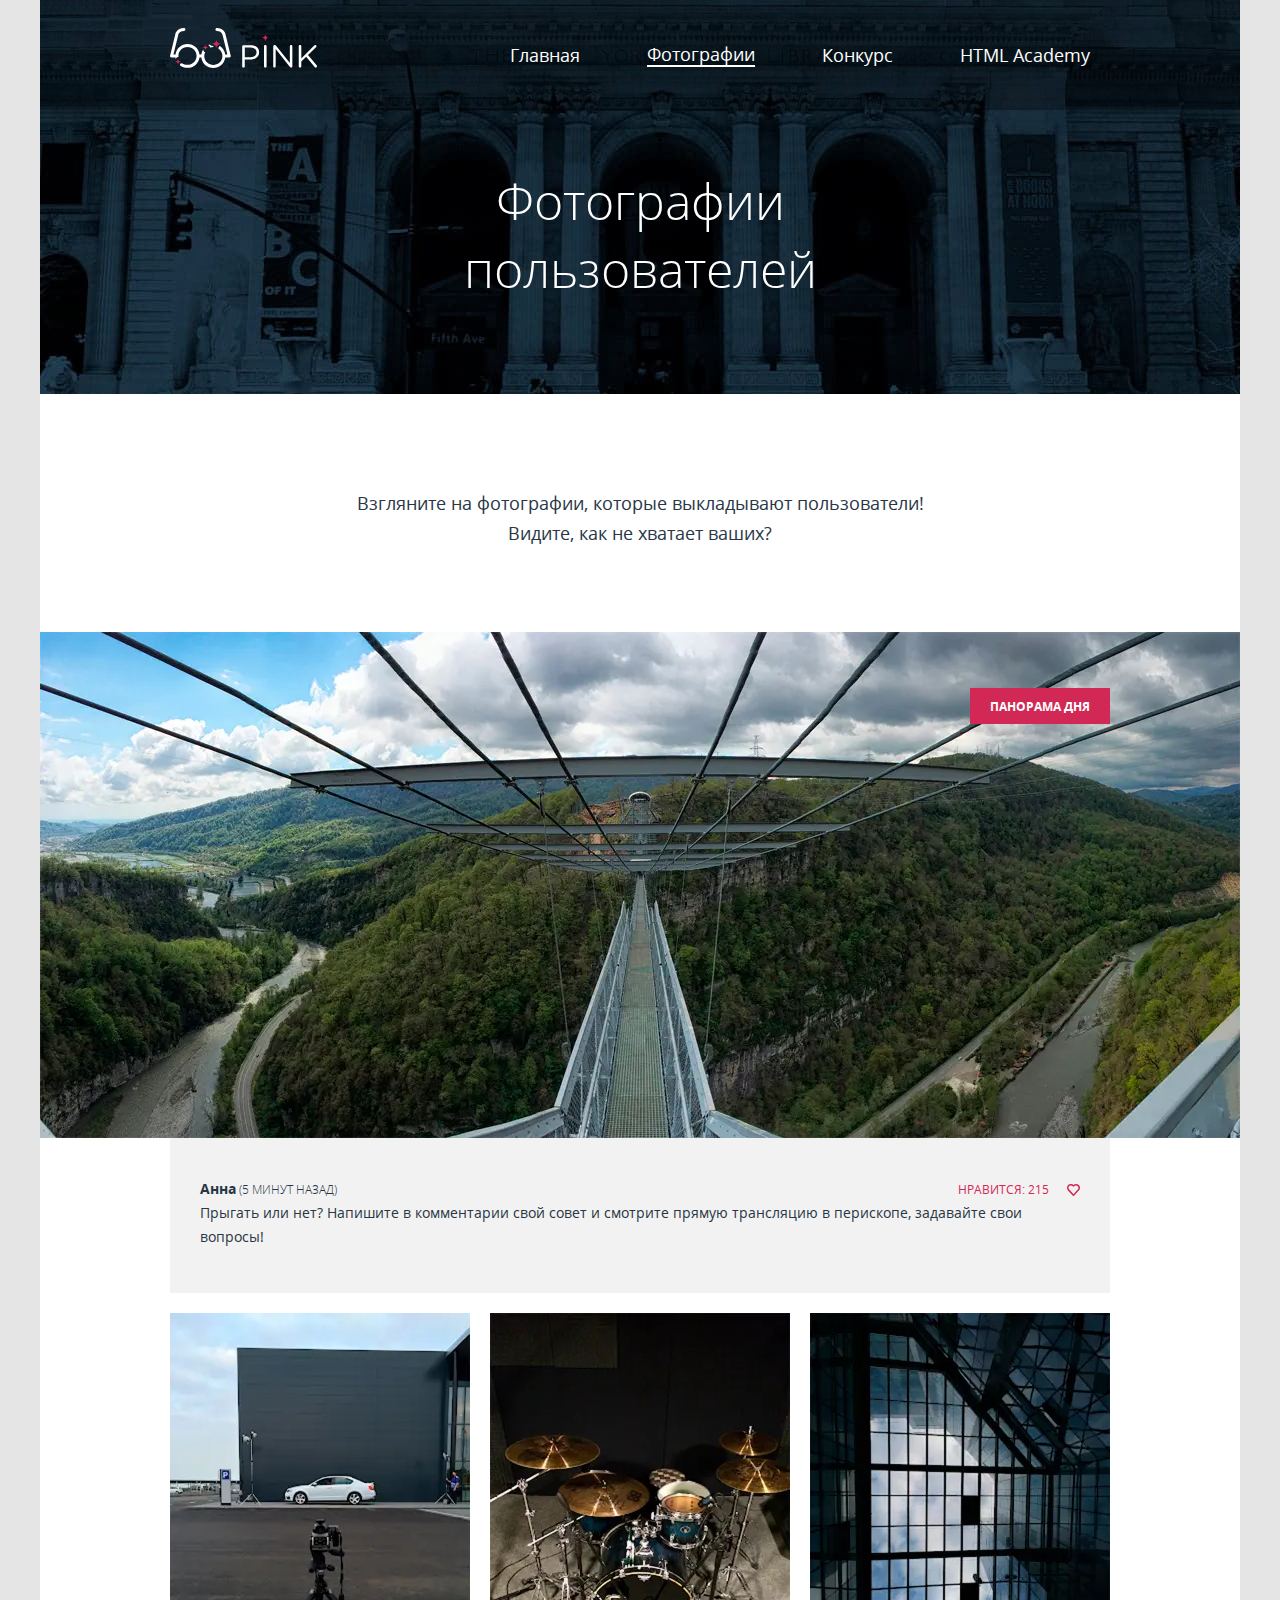
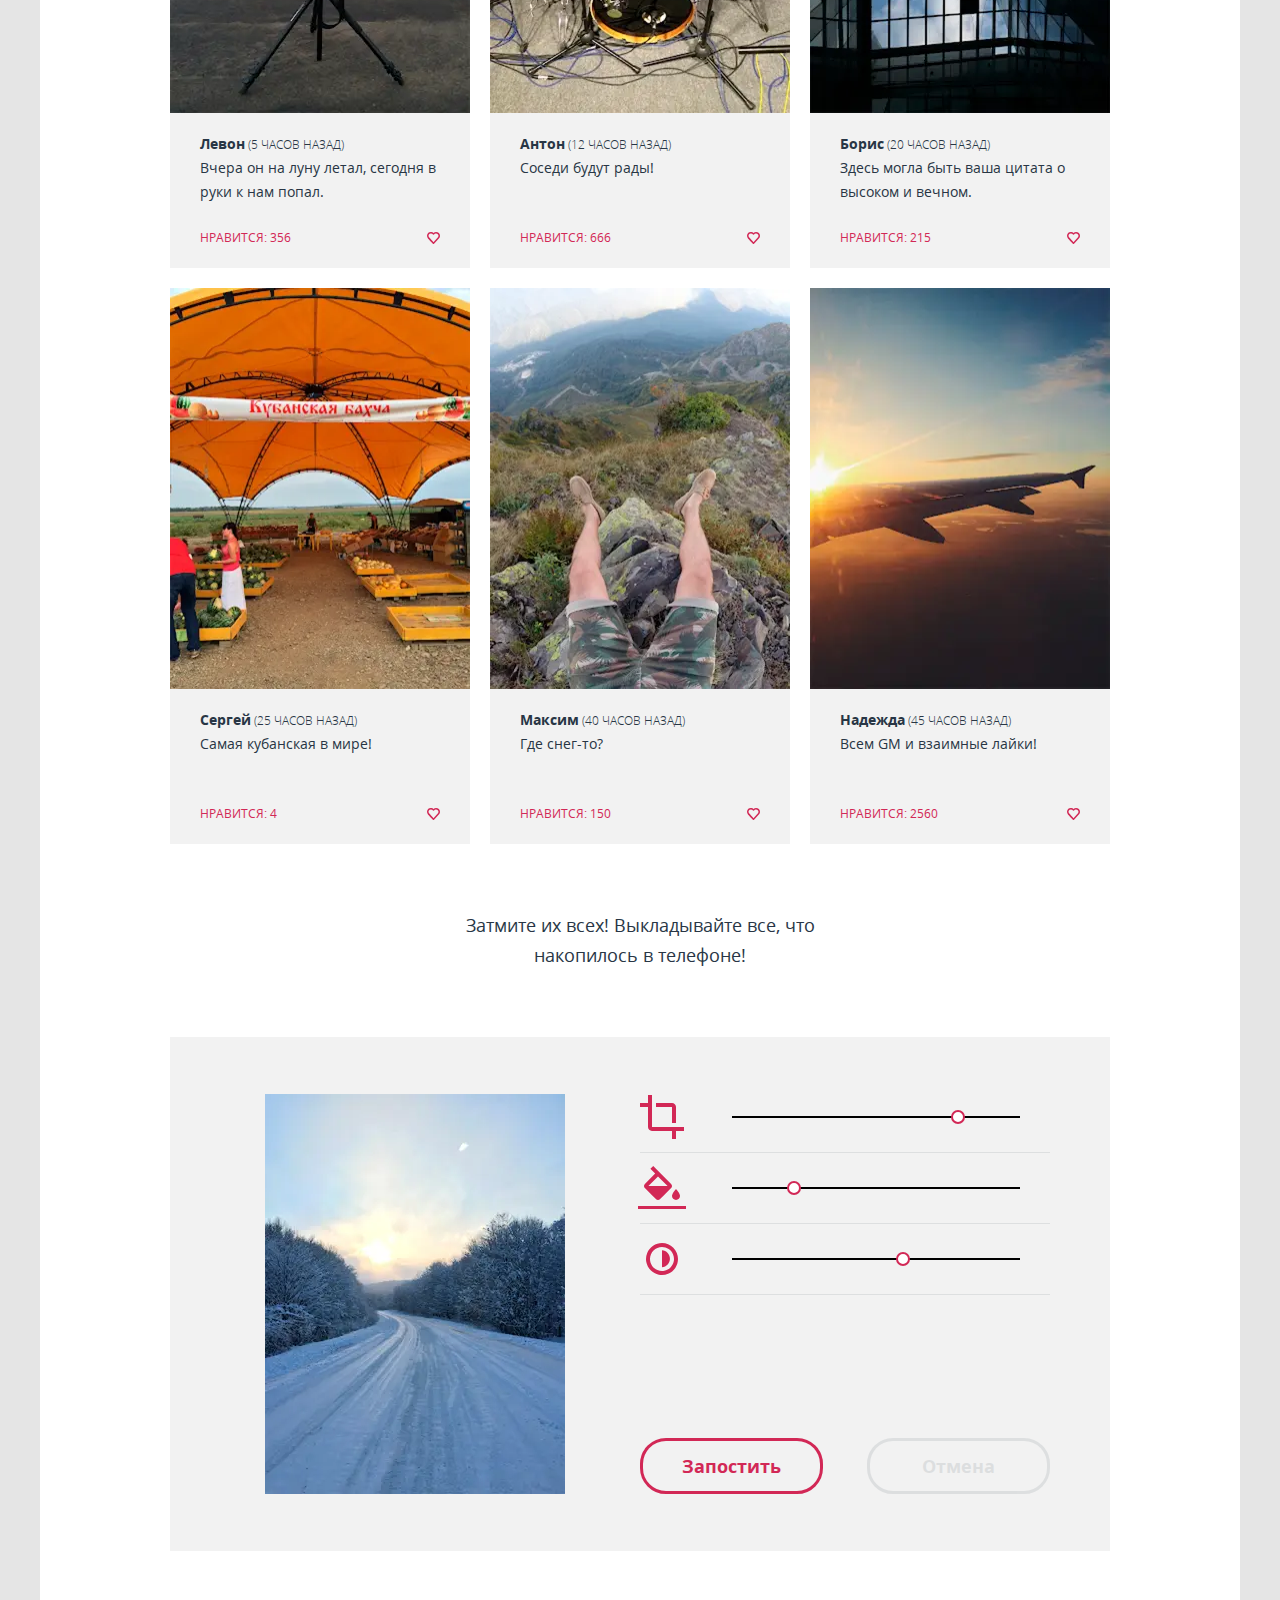
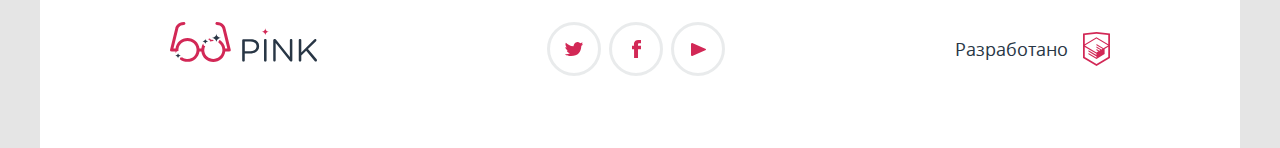
<file: catalog.html>
<!DOCTYPE html>
<html class="page" lang="ru">
<head>
  <meta charset="utf-8">
  <meta name="viewport" content="width=device-width,initial-scale=1">
  <title>Приложение Пинк</title>
  <link rel="apple-touch-icon" href="images/favicons/apple-touch-icon-180x180.png">
  <link rel="icon" href="favicon.ico">
  <link rel="stylesheet" href="css/style.css">
</head>
<body class="page__body">
  <svg style="display: none">
    <symbol id="logo-mobile" width="74" height="23" viewBox="0 0 74 23">
      <path d="M0.00496827 1.54857C0.00487772 1.21254 0.135804 0.889818 0.369742 0.649431C0.60368 0.409043 0.922049 0.27008 1.25676 0.262266H8.39001C13.4469 0.262266 16.7751 2.9645 16.7751 7.39179V7.45162C16.7751 12.2977 12.7415 14.8105 7.97274 14.8105H2.53836V21.611C2.55394 21.7874 2.53277 21.9651 2.47619 22.1329C2.41961 22.3006 2.32887 22.4547 2.20973 22.5854C2.09058 22.716 1.94565 22.8204 1.78416 22.8918C1.62266 22.9631 1.44812 23 1.27166 23C1.0952 23 0.920671 22.9631 0.759173 22.8918C0.597674 22.8204 0.452744 22.716 0.333602 22.5854C0.21446 22.4547 0.123708 22.3006 0.0671295 22.1329C0.0105515 21.9651 -0.0106138 21.7874 0.00496827 21.611V1.54857ZM8.07209 12.5171C11.7778 12.5171 14.2119 10.5228 14.2119 7.53139V7.47156C14.2119 4.26078 11.8175 2.59556 8.25092 2.59556H2.58804V12.4772L8.07209 12.5171Z"/>
      <path d="M21.5935 1.38904C21.5779 1.21262 21.5991 1.03487 21.6556 0.867114C21.7122 0.699353 21.803 0.545245 21.9221 0.414596C22.0412 0.283947 22.1862 0.179616 22.3477 0.108238C22.5092 0.0368607 22.6837 0 22.8602 0C23.0366 0 23.2112 0.0368607 23.3727 0.108238C23.5342 0.179616 23.6791 0.283947 23.7982 0.414596C23.9174 0.545245 24.0081 0.699353 24.0647 0.867114C24.1213 1.03487 24.1425 1.21262 24.1269 1.38904V21.611C24.1425 21.7874 24.1213 21.9651 24.0647 22.1329C24.0081 22.3006 23.9174 22.4548 23.7982 22.5854C23.6791 22.7161 23.5342 22.8204 23.3727 22.8918C23.2112 22.9631 23.0366 23 22.8602 23C22.6837 23 22.5092 22.9631 22.3477 22.8918C22.1862 22.8204 22.0412 22.7161 21.9221 22.5854C21.803 22.4548 21.7122 22.3006 21.6556 22.1329C21.5991 21.9651 21.5779 21.7874 21.5935 21.611V1.38904Z"/>
      <path d="M30.674 1.41895C30.6816 1.08908 30.8163 0.775007 31.0497 0.542621C31.2831 0.310235 31.597 0.177597 31.9258 0.172531H32.2735C32.5316 0.177833 32.7843 0.248188 33.0082 0.377127C33.2322 0.506065 33.4202 0.689448 33.5551 0.910412L47.1559 18.3104V1.35912C47.1559 1.0312 47.2857 0.7167 47.5168 0.484821C47.7478 0.252942 48.0611 0.122673 48.3879 0.122673C48.7146 0.122673 49.0279 0.252942 49.259 0.484821C49.49 0.7167 49.6198 1.0312 49.6198 1.35912V21.6508C49.6252 21.8051 49.5993 21.9589 49.5435 22.1028C49.4878 22.2467 49.4034 22.3777 49.2956 22.4878C49.1877 22.5979 49.0587 22.6848 48.9163 22.7432C48.7739 22.8016 48.6211 22.8303 48.4673 22.8275H48.3382C48.0744 22.8092 47.8184 22.7294 47.5908 22.5944C47.3631 22.4593 47.17 22.2728 47.0268 22.0497L33.1179 4.24085V21.6508C33.1158 21.9722 32.991 22.2805 32.7692 22.5124C32.5474 22.7442 32.2456 22.882 31.9258 22.8973C31.6008 22.892 31.291 22.7581 31.064 22.5246C30.8369 22.2911 30.711 21.9771 30.7137 21.6508V1.41895H30.674Z"/>
      <path d="M55.9384 1.38904C55.9228 1.21262 55.944 1.03487 56.0005 0.867114C56.0571 0.699353 56.1479 0.545245 56.267 0.414596C56.3862 0.283947 56.5311 0.179616 56.6926 0.108238C56.8541 0.0368607 57.0286 0 57.2051 0C57.3815 0 57.5561 0.0368607 57.7176 0.108238C57.8791 0.179616 58.024 0.283947 58.1431 0.414596C58.2623 0.545245 58.353 0.699353 58.4096 0.867114C58.4662 1.03487 58.4874 1.21262 58.4718 1.38904V13.6837L71.2282 0.551443C71.4899 0.279712 71.8455 0.119105 72.2216 0.10273C72.5468 0.115453 72.8548 0.252812 73.0821 0.486531C73.3094 0.72025 73.4388 1.03254 73.4436 1.35912C73.4366 1.52896 73.3961 1.69572 73.3245 1.84975C73.2529 2.00379 73.1516 2.14205 73.0264 2.25655L65.0785 10.1539L73.6523 20.6836C73.8764 20.9441 73.9998 21.2768 74 21.6209C73.9961 21.7933 73.9583 21.9633 73.8887 22.121C73.8191 22.2786 73.719 22.4209 73.5943 22.5395C73.4696 22.6582 73.3228 22.7509 73.1622 22.8123C73.0016 22.8737 72.8305 22.9026 72.6588 22.8973C72.4588 22.8891 72.2639 22.8322 72.0908 22.7314C71.9177 22.6306 71.7716 22.4891 71.6653 22.3189L63.3001 11.859L58.4718 16.7051V21.591C58.4718 21.7573 58.4391 21.922 58.3757 22.0756C58.3123 22.2293 58.2194 22.3689 58.1022 22.4865C57.9851 22.6041 57.846 22.6973 57.6929 22.761C57.5398 22.8246 57.3757 22.8574 57.21 22.8574C57.0443 22.8574 56.8803 22.8246 56.7272 22.761C56.5741 22.6973 56.435 22.6041 56.3179 22.4865C56.2007 22.3689 56.1078 22.2293 56.0443 22.0756C55.9809 21.922 55.9483 21.7573 55.9483 21.591V1.38904H55.9384Z"/>
    </symbol>
    <symbol id="logo-tablet" width="145" height="40" viewBox="0 0 145 40">
      <path fill-rule="evenodd" clip-rule="evenodd" d="M53.8917 6.58616L58.9302 27.7312C59.0013 27.9491 59.0184 28.1815 58.98 28.4078C58.9417 28.6341 58.849 28.8472 58.7102 29.0284C58.5715 29.2096 58.3909 29.3532 58.1845 29.4465C57.978 29.5398 57.7522 29.58 57.5268 29.5635H53.5201C52.8298 35.3747 47.9494 39.8784 42.0315 39.8784C36.1136 39.8784 31.2332 35.3747 30.543 29.5635H28.5778C27.8869 35.442 22.9527 40 16.9685 40C10.9742 40 6.0335 35.4266 5.35571 29.5337H1.45014C1.22961 29.5445 1.00974 29.5014 0.808914 29.4082C0.608085 29.315 0.432119 29.1743 0.295711 28.9979C0.159304 28.8214 0.0664152 28.6144 0.0248022 28.3941C-0.0168108 28.1737 -0.00593994 27.9464 0.0565069 27.7312L5.10477 6.58616C5.45562 4.25872 7.63865 0 13.4861 0C13.8738 0 14.2456 0.156518 14.5197 0.435122C14.7939 0.713727 14.9479 1.0916 14.9479 1.4856C14.9479 1.87961 14.7939 2.25748 14.5197 2.53608C14.2456 2.81468 13.8738 2.9712 13.4861 2.9712C8.7789 2.9712 8.04797 6.6654 7.9895 7.07146L3.3408 26.6022H5.37467C6.12089 20.7847 11.0272 16.2918 16.9685 16.2918C22.9066 16.2918 27.8107 20.7798 28.5611 26.5926L30.5587 26.6017C31.3043 20.8518 36.1567 16.4134 42.0315 16.4134C47.9178 16.4134 52.7776 20.8691 53.5086 26.6353V26.5824H55.6459L51.007 7.07146C50.9387 6.6654 50.237 2.9712 45.5104 2.9712C45.1227 2.9712 44.7509 2.81468 44.4767 2.53608C44.2026 2.25748 44.0485 1.87961 44.0485 1.4856C44.0485 1.0916 44.2026 0.713727 44.4767 0.435122C44.7509 0.156518 45.1227 0 45.5104 0C51.3578 0 53.5408 4.25872 53.8917 6.58616ZM25.6722 29.5635C25.7448 29.1018 25.7825 28.6283 25.7825 28.1459C25.7825 27.6164 25.7371 27.0977 25.65 26.5935C24.9252 22.3982 21.3141 19.2097 16.9685 19.2097C12.6203 19.2097 9.00753 22.402 8.28571 26.601C8.19945 27.1028 8.15447 27.619 8.15447 28.1459C8.15447 28.6205 8.19096 29.0864 8.26125 29.541C8.92191 33.8136 12.5687 37.0821 16.9685 37.0821C21.3605 37.0821 25.0023 33.8251 25.6722 29.5635ZM50.6138 29.5635C50.6874 29.102 50.7256 28.6285 50.7256 28.1459C50.7256 23.2777 46.8331 19.3313 42.0315 19.3313C37.2299 19.3313 33.3374 23.2777 33.3374 28.1459C33.3374 28.6285 33.3756 29.102 33.4492 29.5635C34.118 33.7577 37.7058 36.9605 42.0315 36.9605C46.3572 36.9605 49.945 33.7577 50.6138 29.5635Z"/>
      <path d="M71.005 18.5486C71.0049 18.2125 71.1358 17.8898 71.3697 17.6494C71.6037 17.409 71.9221 17.2701 72.2568 17.2623H79.39C84.4469 17.2623 87.7751 19.9645 87.7751 24.3918V24.4516C87.7751 29.2977 83.7415 31.8105 78.9727 31.8105H73.5384V38.611C73.5539 38.7874 73.5328 38.9651 73.4762 39.1329C73.4196 39.3006 73.3289 39.4547 73.2097 39.5854C73.0906 39.716 72.9457 39.8204 72.7842 39.8918C72.6227 39.9631 72.4481 40 72.2717 40C72.0952 40 71.9207 39.9631 71.7592 39.8918C71.5977 39.8204 71.4527 39.716 71.3336 39.5854C71.2145 39.4547 71.1237 39.3006 71.0671 39.1329C71.0106 38.9651 70.9894 38.7874 71.005 38.611V18.5486ZM79.0721 29.5171C82.7778 29.5171 85.2119 27.5228 85.2119 24.5314V24.4716C85.2119 21.2608 82.8175 19.5956 79.2509 19.5956H73.588V29.4772L79.0721 29.5171Z"/>
      <path d="M92.5935 18.389C92.5779 18.2126 92.5991 18.0349 92.6556 17.8671C92.7122 17.6994 92.803 17.5452 92.9221 17.4146C93.0412 17.2839 93.1862 17.1796 93.3477 17.1082C93.5092 17.0369 93.6837 17 93.8602 17C94.0366 17 94.2112 17.0369 94.3727 17.1082C94.5342 17.1796 94.6791 17.2839 94.7982 17.4146C94.9174 17.5452 95.0081 17.6994 95.0647 17.8671C95.1213 18.0349 95.1424 18.2126 95.1269 18.389V38.611C95.1424 38.7874 95.1213 38.9651 95.0647 39.1329C95.0081 39.3006 94.9174 39.4548 94.7982 39.5854C94.6791 39.7161 94.5342 39.8204 94.3727 39.8918C94.2112 39.9631 94.0366 40 93.8602 40C93.6837 40 93.5092 39.9631 93.3477 39.8918C93.1862 39.8204 93.0412 39.7161 92.9221 39.5854C92.803 39.4548 92.7122 39.3006 92.6556 39.1329C92.5991 38.9651 92.5779 38.7874 92.5935 38.611V18.389Z"/>
      <path d="M101.674 18.419C101.682 18.0891 101.816 17.775 102.05 17.5426C102.283 17.3102 102.597 17.1776 102.926 17.1725H103.273C103.532 17.1778 103.784 17.2482 104.008 17.3771C104.232 17.5061 104.42 17.6894 104.555 17.9104L118.156 35.3104V18.3591C118.156 18.0312 118.286 17.7167 118.517 17.4848C118.748 17.2529 119.061 17.1227 119.388 17.1227C119.715 17.1227 120.028 17.2529 120.259 17.4848C120.49 17.7167 120.62 18.0312 120.62 18.3591V38.6508C120.625 38.8051 120.599 38.9589 120.544 39.1028C120.488 39.2467 120.403 39.3777 120.296 39.4878C120.188 39.5979 120.059 39.6848 119.916 39.7432C119.774 39.8016 119.621 39.8303 119.467 39.8275H119.338C119.074 39.8092 118.818 39.7294 118.591 39.5944C118.363 39.4594 118.17 39.2728 118.027 39.0497L104.118 21.2408V38.6508C104.116 38.9722 103.991 39.2805 103.769 39.5124C103.547 39.7442 103.246 39.882 102.926 39.8973C102.601 39.892 102.291 39.7581 102.064 39.5246C101.837 39.2911 101.711 38.9771 101.714 38.6508V18.419H101.674Z"/>
      <path d="M126.938 18.389C126.923 18.2126 126.944 18.0349 127.001 17.8671C127.057 17.6994 127.148 17.5452 127.267 17.4146C127.386 17.2839 127.531 17.1796 127.693 17.1082C127.854 17.0369 128.029 17 128.205 17C128.382 17 128.556 17.0369 128.718 17.1082C128.879 17.1796 129.024 17.2839 129.143 17.4146C129.262 17.5452 129.353 17.6994 129.41 17.8671C129.466 18.0349 129.487 18.2126 129.472 18.389V30.6837L142.228 17.5514C142.49 17.2797 142.845 17.1191 143.222 17.1027C143.547 17.1155 143.855 17.2528 144.082 17.4865C144.309 17.7202 144.439 18.0325 144.444 18.3591C144.437 18.529 144.396 18.6957 144.325 18.8498C144.253 19.0038 144.152 19.1421 144.026 19.2565L136.078 27.1539L144.652 37.6836C144.876 37.9441 145 38.2768 145 38.6209C144.996 38.7933 144.958 38.9633 144.889 39.121C144.819 39.2786 144.719 39.4209 144.594 39.5395C144.47 39.6582 144.323 39.7509 144.162 39.8123C144.002 39.8737 143.831 39.9026 143.659 39.8973C143.459 39.8891 143.264 39.8322 143.091 39.7314C142.918 39.6306 142.772 39.4891 142.665 39.3189L134.3 28.859L129.472 33.7051V38.591C129.472 38.7573 129.439 38.922 129.376 39.0756C129.312 39.2293 129.219 39.3689 129.102 39.4865C128.985 39.6041 128.846 39.6973 128.693 39.761C128.54 39.8246 128.376 39.8574 128.21 39.8574C128.044 39.8574 127.88 39.8246 127.727 39.761C127.574 39.6973 127.435 39.6041 127.318 39.4865C127.201 39.3689 127.108 39.2293 127.044 39.0756C126.981 38.922 126.948 38.7573 126.948 38.591V18.389H126.938Z"/>
    </symbol>
    <symbol id="logo-desktop"  width="147" height="40" viewBox="0 0 147 40" fill="none">
      <path d="M72.1933 18.4249C72.1932 18.0921 72.3255 17.7726 72.562 17.5345C72.7985 17.2965 73.1204 17.1589 73.4588 17.1511H80.6703C85.7826 17.1511 89.1473 19.827 89.1473 24.211V24.2703C89.1473 29.069 85.0695 31.5573 80.2484 31.5573H74.7544V38.2913C74.7702 38.466 74.7488 38.6421 74.6916 38.8082C74.6344 38.9743 74.5426 39.1269 74.4222 39.2563C74.3017 39.3856 74.1552 39.489 73.992 39.5596C73.8287 39.6303 73.6522 39.6668 73.4738 39.6668C73.2954 39.6668 73.119 39.6303 72.9557 39.5596C72.7925 39.489 72.6459 39.3856 72.5255 39.2563C72.405 39.1269 72.3133 38.9743 72.2561 38.8082C72.1989 38.6421 72.1775 38.466 72.1933 38.2913V18.4249ZM80.3489 29.2863C84.0952 29.2863 86.556 27.3115 86.556 24.3493V24.29C86.556 21.1106 84.1354 19.4616 80.5297 19.4616H74.8047V29.2468L80.3489 29.2863Z" fill="white"/>
      <path d="M94.0186 18.2669C94.0028 18.0922 94.0242 17.9162 94.0814 17.7501C94.1386 17.5839 94.2304 17.4313 94.3508 17.302C94.4713 17.1726 94.6178 17.0693 94.781 16.9986C94.9443 16.9279 95.1208 16.8914 95.2992 16.8914C95.4776 16.8914 95.654 16.9279 95.8173 16.9986C95.9806 17.0693 96.1271 17.1726 96.2475 17.302C96.368 17.4313 96.4597 17.5839 96.5169 17.7501C96.5741 17.9162 96.5955 18.0922 96.5798 18.2669V38.2913C96.5955 38.466 96.5741 38.642 96.5169 38.8082C96.4597 38.9743 96.368 39.1269 96.2475 39.2563C96.1271 39.3856 95.9806 39.489 95.8173 39.5596C95.654 39.6303 95.4776 39.6668 95.2992 39.6668C95.1208 39.6668 94.9443 39.6303 94.781 39.5596C94.6178 39.489 94.4713 39.3856 94.3508 39.2563C94.2304 39.1269 94.1386 38.9743 94.0814 38.8082C94.0242 38.642 94.0028 38.466 94.0186 38.2913V18.2669Z" fill="white"/>
      <path d="M103.199 18.2965C103.206 17.9699 103.343 17.6588 103.579 17.4287C103.815 17.1986 104.132 17.0673 104.464 17.0623H104.816C105.077 17.0675 105.332 17.1372 105.559 17.2649C105.785 17.3925 105.975 17.5741 106.111 17.7929L119.862 35.0231V18.2373C119.862 17.9125 119.993 17.6011 120.226 17.3715C120.46 17.1419 120.777 17.0129 121.107 17.0129C121.437 17.0129 121.754 17.1419 121.988 17.3715C122.221 17.6011 122.352 17.9125 122.352 18.2373V38.3308C122.358 38.4836 122.332 38.6359 122.275 38.7784C122.219 38.9209 122.134 39.0506 122.025 39.1596C121.916 39.2687 121.785 39.3547 121.641 39.4125C121.497 39.4704 121.343 39.4987 121.187 39.496H121.057C120.79 39.4779 120.531 39.3989 120.301 39.2652C120.071 39.1314 119.876 38.9468 119.731 38.7258L105.67 21.0908V38.3308C105.667 38.6491 105.541 38.9544 105.317 39.184C105.093 39.4135 104.788 39.5499 104.464 39.5651C104.136 39.5599 103.823 39.4272 103.593 39.1961C103.363 38.9649 103.236 38.6539 103.239 38.3308V18.2965H103.199Z" fill="white"/>
      <path d="M128.74 18.2669C128.724 18.0922 128.746 17.9162 128.803 17.7501C128.86 17.5839 128.952 17.4313 129.072 17.302C129.193 17.1726 129.339 17.0693 129.503 16.9986C129.666 16.9279 129.842 16.8914 130.021 16.8914C130.199 16.8914 130.376 16.9279 130.539 16.9986C130.702 17.0693 130.849 17.1726 130.969 17.302C131.09 17.4313 131.181 17.5839 131.239 17.7501C131.296 17.9162 131.317 18.0922 131.301 18.2669V30.4415L144.198 17.4375C144.462 17.1684 144.822 17.0094 145.202 16.9931C145.531 17.0057 145.842 17.1418 146.072 17.3732C146.302 17.6046 146.433 17.9139 146.438 18.2373C146.43 18.4054 146.39 18.5706 146.317 18.7231C146.245 18.8756 146.142 19.0125 146.016 19.1259L137.981 26.9461L146.648 37.3731C146.875 37.631 147 37.9604 147 38.3012C146.996 38.472 146.958 38.6402 146.887 38.7964C146.817 38.9525 146.716 39.0934 146.59 39.2109C146.464 39.3284 146.315 39.4202 146.153 39.481C145.991 39.5418 145.818 39.5703 145.644 39.5651C145.442 39.557 145.245 39.5006 145.07 39.4008C144.895 39.3011 144.747 39.1609 144.64 38.9924L136.183 28.6346L131.301 33.4333V38.2716C131.301 38.4363 131.268 38.5993 131.204 38.7515C131.14 38.9036 131.046 39.0419 130.928 39.1583C130.809 39.2747 130.669 39.3671 130.514 39.4301C130.359 39.4932 130.193 39.5256 130.026 39.5256C129.858 39.5256 129.692 39.4932 129.538 39.4301C129.383 39.3671 129.242 39.2747 129.124 39.1583C129.005 39.0419 128.911 38.9036 128.847 38.7515C128.783 38.5993 128.75 38.4363 128.75 38.2716V18.2669H128.74Z" fill="white"/>
      <path d="M98.9401 9.74563C97.9749 9.74563 97.0491 9.36936 96.3656 8.69932C95.6822 8.02927 95.2969 7.12014 95.2942 6.17125C95.2942 7.11923 94.9111 8.02839 94.2293 8.69872C93.5474 9.36905 92.6226 9.74563 91.6583 9.74563C92.6235 9.74825 93.5483 10.127 94.2299 10.7989C94.9115 11.4708 95.2942 12.381 95.2942 13.3299C95.2969 12.3801 95.6818 11.4699 96.365 10.7983C97.0482 10.1267 97.974 9.74824 98.9401 9.74563Z" fill="#D22856"/>
      <path d="M43.287 19.0667C43.5381 19.0667 43.7792 19.0667 44.0202 19.0667C43.8019 18.6988 43.4897 18.3933 43.1145 18.1803C42.7393 17.9673 42.3141 17.8542 41.8809 17.8522C41.4627 17.8519 41.055 17.7233 40.7147 17.4843C40.3745 17.2454 40.1185 16.908 39.9826 16.5192C39.2588 16.7245 38.5561 16.9955 37.8834 17.3289H38.0743C38.607 17.3289 39.118 17.5369 39.4947 17.9073C39.8714 18.2776 40.083 18.7799 40.083 19.3037C40.088 19.399 40.088 19.4946 40.083 19.59C41.109 19.2225 42.1953 19.0451 43.287 19.0667Z" fill="white"/>
      <path d="M60.7332 27.6472L55.5406 6.56621C55.179 4.24582 52.9291 0 46.9028 0C46.5033 0 46.1201 0.156044 45.8375 0.433804C45.555 0.711564 45.3962 1.08829 45.3962 1.4811C45.3962 1.87391 45.555 2.25063 45.8375 2.52839C46.1201 2.80615 46.5033 2.9622 46.9028 2.9622C51.7741 2.9622 52.4973 6.6452 52.5676 7.05003L57.3484 26.5018H55.2493C55.0321 24.805 54.4439 23.1744 53.525 21.7222C52.6061 20.2701 51.3783 19.0307 49.926 18.0892C49.4712 18.2774 49.0829 18.5932 48.8096 18.9971C48.5363 19.401 48.3901 19.8751 48.3893 20.3602C48.3948 20.4457 48.3948 20.5314 48.3893 20.6169C49.6107 21.4404 50.6131 22.5401 51.3122 23.8236C52.0113 25.1072 52.3867 26.537 52.4069 27.9928C52.4008 28.4894 52.3538 28.9847 52.2663 29.4739C51.9375 31.5714 50.8559 33.484 49.2173 34.8657C47.5786 36.2474 45.4911 37.007 43.3322 37.007C41.1734 37.007 39.0859 36.2474 37.4472 34.8657C35.8086 33.484 34.727 31.5714 34.3982 29.4739C34.3107 28.9847 34.2636 28.4894 34.2576 27.9928C34.2733 26.6229 34.5993 25.2737 35.2118 24.0432C34.7037 24.0081 34.2282 23.7847 33.8814 23.4181C33.5346 23.0515 33.3424 22.569 33.3436 22.0684C33.3453 21.889 33.277 21.7159 33.1528 21.5846C32.181 23.0752 31.5662 24.7633 31.3549 26.5215H29.4868C29.1663 23.6174 27.7658 20.9319 25.5542 18.9809C23.3427 17.0298 20.4759 15.9507 17.5044 15.9507C14.5329 15.9507 11.6662 17.0298 9.45463 18.9809C7.24307 20.9319 5.84259 23.6174 5.5221 26.5215H3.44302L8.23394 7.05003C8.29421 6.6452 9.0475 2.9622 13.8987 2.9622C14.2983 2.9622 14.6815 2.80615 14.964 2.52839C15.2465 2.25063 15.4053 1.87391 15.4053 1.4811C15.4053 1.08829 15.2465 0.711564 14.964 0.433804C14.6815 0.156044 14.2983 0 13.8987 0C7.87236 0 5.62254 4.24582 5.26096 6.56621L0.0582358 27.6472C-0.00612168 27.8617 -0.0173251 28.0883 0.0255611 28.308C0.0684473 28.5277 0.164178 28.7341 0.304759 28.91C0.44534 29.0859 0.62669 29.2262 0.833664 29.3191C1.04064 29.4121 1.26723 29.455 1.49451 29.4443H5.51206C5.59378 30.055 5.72135 30.659 5.89372 31.2512C5.95717 31.1429 5.99172 31.0206 5.99416 30.8957C5.99416 30.372 6.2058 29.8697 6.58252 29.4993C6.95923 29.129 7.47017 28.9209 8.00293 28.9209C8.16603 28.9231 8.32812 28.9463 8.48504 28.99C8.44128 28.6461 8.41781 28.2999 8.41473 27.9533C8.41742 27.4569 8.46109 26.9616 8.5453 26.4722C8.86708 24.3679 9.94627 22.4469 11.5867 21.0586C13.2271 19.6702 15.3198 18.9066 17.4843 18.9066C19.6489 18.9066 21.7416 19.6702 23.382 21.0586C25.0224 22.4469 26.1016 24.3679 26.4234 26.4722C26.5076 26.9616 26.5513 27.4569 26.554 27.9533C26.5382 30.3054 25.5807 32.5567 23.8889 34.2199C22.1971 35.8831 19.907 36.8243 17.5145 36.8399C15.5563 36.8663 13.6424 36.2668 12.0607 35.1317C11.6982 35.4412 11.235 35.6128 10.755 35.6155C10.5569 35.6181 10.3679 35.6973 10.2288 35.8359C10.0897 35.9745 10.0117 36.1613 10.0117 36.356C10.009 36.6321 9.94739 36.9046 9.83092 37.1558C11.9797 38.9066 14.6835 39.8636 17.4743 39.8613C20.4223 39.8738 23.2728 38.8236 25.4864 36.9095C27.7 34.9953 29.1232 32.35 29.4868 29.4739H31.3147C31.6456 32.3691 33.0499 35.0431 35.2593 36.9848C37.4688 38.9266 40.3285 40 43.2921 40C46.2557 40 49.1154 38.9266 51.3248 36.9848C53.5343 35.0431 54.9385 32.3691 55.2694 29.4739H59.2869C59.5191 29.4904 59.7519 29.4503 59.9647 29.3573C60.1774 29.2642 60.3635 29.121 60.5065 28.9404C60.6495 28.7598 60.7451 28.5473 60.7846 28.3217C60.8241 28.0961 60.8065 27.8645 60.7332 27.6472Z" fill="white"/>
      <path d="M50.9203 15.9169C50.3273 15.9182 49.7398 15.8045 49.1915 15.5822C48.6432 15.36 48.1448 15.0337 47.725 14.6219C47.3052 14.21 46.9721 13.7209 46.7448 13.1823C46.5176 12.6438 46.4006 12.0665 46.4006 11.4835C46.3979 12.6602 45.9206 13.7878 45.0733 14.619C44.2259 15.4501 43.0778 15.9169 41.8809 15.9169C43.0788 15.9195 44.2268 16.3885 45.0739 17.2212C45.9209 18.0539 46.3979 19.1825 46.4006 20.3602C46.4006 19.1817 46.8768 18.0516 47.7244 17.2183C48.572 16.385 49.7216 15.9169 50.9203 15.9169Z" fill="#D22856"/>
      <path d="M38.0743 19.3826C37.3417 19.3826 36.6392 19.0966 36.1212 18.5873C35.6032 18.0781 35.3122 17.3875 35.3122 16.6673C35.3122 17.3857 35.0226 18.0749 34.5068 18.5839C33.9909 19.0928 33.291 19.38 32.5602 19.3826C33.2901 19.3826 33.99 19.6677 34.5062 20.1751C35.0223 20.6824 35.3122 21.3706 35.3122 22.0881C35.3149 21.3697 35.607 20.6816 36.1247 20.1745C36.6424 19.6674 37.3435 19.3826 38.0743 19.3826Z" fill="#D22856"/>
      <path d="M10.7851 33.6407C10.0561 33.6355 9.35868 33.3471 8.84503 32.8384C8.33138 32.3298 8.04314 31.6421 8.04316 30.9253C8.04316 31.6438 7.75354 32.333 7.23772 32.8419C6.7219 33.3508 6.02194 33.6381 5.29114 33.6407C6.02194 33.6433 6.7219 33.9305 7.23772 34.4395C7.75354 34.9484 8.04316 35.6376 8.04316 36.356C8.04314 35.6393 8.33138 34.9516 8.84503 34.4429C9.35868 33.9343 10.0561 33.6459 10.7851 33.6407Z" fill="#D22856"/>
    </symbol>
    <symbol id="htmlacademy-logo" width="27" height="34" viewBox="0 0 27 34">
      <path d="M13.6426 0.0157537L13.5 0L0 1.40733V26.0129L13.5 34L27 26.0129V1.40733L13.6426 0.0157537ZM25.2344 25.0151L13.5 31.9573L1.76561 25.0151V14.9293L13.4507 21.8451L13.4701 23.0984L5.45351 18.3548L5.44295 19.5801L13.4894 24.3885L13.5088 25.675L5.46408 20.9174L5.45351 22.1427L13.5 26.9511L21.6239 22.1182V20.8929V16.909L25.2432 14.7595L25.2344 25.0151ZM25.2344 13.4519L22.0147 15.3319L20.5325 16.2071L13.4666 12.0201L13.456 13.2454L19.4957 16.818L19.4429 16.8495L19.3126 16.9247L18.4536 17.4166L13.4666 14.4689L13.456 15.6942L17.3921 18.0222L16.4591 18.6314L16.438 18.6436L13.4666 16.902L13.456 18.1273L15.4029 19.2615L13.4155 20.4483L1.7973 13.5762L13.4349 6.61831L25.2344 13.4519ZM25.2344 12.2266L13.4401 5.31075L1.76561 12.2196V2.9897L13.5 1.76442L25.2344 2.9897V12.2266Z"/>
    </symbol>
    <symbol id="footer-logo-mobile" width="145" height="40" viewBox="0 0 145 40">
      <g class="logo-pink">
        <path d="M71.005 18.5486C71.0049 18.2125 71.1358 17.8898 71.3697 17.6494C71.6037 17.409 71.922 17.2701 72.2568 17.2623H79.39C84.4469 17.2623 87.7751 19.9645 87.7751 24.3918V24.4516C87.7751 29.2977 83.7415 31.8105 78.9727 31.8105H73.5384V38.611C73.5539 38.7874 73.5328 38.9651 73.4762 39.1329C73.4196 39.3006 73.3289 39.4547 73.2097 39.5854C73.0906 39.716 72.9457 39.8204 72.7842 39.8918C72.6227 39.9631 72.4481 40 72.2717 40C72.0952 40 71.9207 39.9631 71.7592 39.8918C71.5977 39.8204 71.4527 39.716 71.3336 39.5854C71.2145 39.4547 71.1237 39.3006 71.0671 39.1329C71.0106 38.9651 70.9894 38.7874 71.005 38.611V18.5486ZM79.0721 29.5171C82.7778 29.5171 85.2119 27.5228 85.2119 24.5314V24.4716C85.2119 21.2608 82.8175 19.5956 79.2509 19.5956H73.588V29.4772L79.0721 29.5171Z"/>
        <path d="M92.5935 18.389C92.5779 18.2126 92.5991 18.0349 92.6556 17.8671C92.7122 17.6994 92.803 17.5452 92.9221 17.4146C93.0412 17.2839 93.1862 17.1796 93.3477 17.1082C93.5092 17.0369 93.6837 17 93.8602 17C94.0366 17 94.2112 17.0369 94.3727 17.1082C94.5342 17.1796 94.6791 17.2839 94.7982 17.4146C94.9174 17.5452 95.0081 17.6994 95.0647 17.8671C95.1213 18.0349 95.1425 18.2126 95.1269 18.389V38.611C95.1425 38.7874 95.1213 38.9651 95.0647 39.1329C95.0081 39.3006 94.9174 39.4548 94.7982 39.5854C94.6791 39.7161 94.5342 39.8204 94.3727 39.8918C94.2112 39.9631 94.0366 40 93.8602 40C93.6837 40 93.5092 39.9631 93.3477 39.8918C93.1862 39.8204 93.0412 39.7161 92.9221 39.5854C92.803 39.4548 92.7122 39.3006 92.6556 39.1329C92.5991 38.9651 92.5779 38.7874 92.5935 38.611V18.389Z"/>
        <path d="M101.674 18.419C101.682 18.0891 101.816 17.775 102.05 17.5426C102.283 17.3102 102.597 17.1776 102.926 17.1725H103.273C103.532 17.1778 103.784 17.2482 104.008 17.3771C104.232 17.5061 104.42 17.6894 104.555 17.9104L118.156 35.3104V18.3591C118.156 18.0312 118.286 17.7167 118.517 17.4848C118.748 17.2529 119.061 17.1227 119.388 17.1227C119.715 17.1227 120.028 17.2529 120.259 17.4848C120.49 17.7167 120.62 18.0312 120.62 18.3591V38.6508C120.625 38.8051 120.599 38.9589 120.544 39.1028C120.488 39.2467 120.403 39.3777 120.296 39.4878C120.188 39.5979 120.059 39.6848 119.916 39.7432C119.774 39.8016 119.621 39.8303 119.467 39.8275H119.338C119.074 39.8092 118.818 39.7294 118.591 39.5944C118.363 39.4593 118.17 39.2728 118.027 39.0497L104.118 21.2408V38.6508C104.116 38.9722 103.991 39.2805 103.769 39.5124C103.547 39.7442 103.246 39.882 102.926 39.8973C102.601 39.892 102.291 39.7581 102.064 39.5246C101.837 39.2911 101.711 38.9771 101.714 38.6508V18.419H101.674Z"/>
        <path d="M126.938 18.389C126.923 18.2126 126.944 18.0349 127.001 17.8671C127.057 17.6994 127.148 17.5452 127.267 17.4146C127.386 17.2839 127.531 17.1796 127.693 17.1082C127.854 17.0369 128.029 17 128.205 17C128.382 17 128.556 17.0369 128.718 17.1082C128.879 17.1796 129.024 17.2839 129.143 17.4146C129.262 17.5452 129.353 17.6994 129.41 17.8671C129.466 18.0349 129.487 18.2126 129.472 18.389V30.6837L142.228 17.5514C142.49 17.2797 142.845 17.1191 143.222 17.1027C143.547 17.1155 143.855 17.2528 144.082 17.4865C144.309 17.7202 144.439 18.0325 144.444 18.3591C144.437 18.529 144.396 18.6957 144.325 18.8498C144.253 19.0038 144.152 19.1421 144.026 19.2565L136.078 27.1539L144.652 37.6836C144.876 37.9441 145 38.2768 145 38.6209C144.996 38.7933 144.958 38.9633 144.889 39.121C144.819 39.2786 144.719 39.4209 144.594 39.5395C144.47 39.6582 144.323 39.7509 144.162 39.8123C144.002 39.8737 143.831 39.9026 143.659 39.8973C143.459 39.8891 143.264 39.8322 143.091 39.7314C142.918 39.6306 142.772 39.4891 142.665 39.3189L134.3 28.859L129.472 33.7051V38.591C129.472 38.7573 129.439 38.922 129.376 39.0756C129.312 39.2293 129.219 39.3689 129.102 39.4865C128.985 39.6041 128.846 39.6973 128.693 39.761C128.54 39.8246 128.376 39.8574 128.21 39.8574C128.044 39.8574 127.88 39.8246 127.727 39.761C127.574 39.6973 127.435 39.6041 127.318 39.4865C127.201 39.3689 127.108 39.2293 127.044 39.0756C126.981 38.922 126.948 38.7573 126.948 38.591V18.389H126.938Z"/>
      </g>
      <g class="logo-glasses">
        <path fill-rule="evenodd" clip-rule="evenodd" d="M53.8917 6.58616L58.9302 27.7312C59.0013 27.9491 59.0184 28.1815 58.98 28.4078C58.9417 28.6341 58.849 28.8472 58.7102 29.0284C58.5715 29.2096 58.3909 29.3532 58.1845 29.4465C57.978 29.5398 57.7522 29.58 57.5268 29.5635H53.5201C52.8298 35.3747 47.9494 39.8784 42.0315 39.8784C36.1136 39.8784 31.2332 35.3747 30.543 29.5635H28.5778C27.8869 35.442 22.9527 40 16.9685 40C10.9742 40 6.0335 35.4266 5.35571 29.5337H1.45014C1.22961 29.5445 1.00974 29.5014 0.808914 29.4082C0.608085 29.315 0.432119 29.1743 0.295711 28.9979C0.159304 28.8214 0.0664152 28.6144 0.0248022 28.3941C-0.0168108 28.1737 -0.00593994 27.9464 0.0565069 27.7312L5.10477 6.58616C5.45562 4.25872 7.63865 0 13.4861 0C13.8738 0 14.2456 0.156518 14.5197 0.435122C14.7939 0.713727 14.9479 1.0916 14.9479 1.4856C14.9479 1.87961 14.7939 2.25748 14.5197 2.53608C14.2456 2.81468 13.8738 2.9712 13.4861 2.9712C8.7789 2.9712 8.04797 6.6654 7.9895 7.07146L3.3408 26.6022H5.37467C6.12089 20.7847 11.0272 16.2918 16.9685 16.2918C22.9066 16.2918 27.8107 20.7798 28.5611 26.5926L30.5587 26.6017C31.3043 20.8518 36.1567 16.4134 42.0315 16.4134C47.9178 16.4134 52.7776 20.8691 53.5086 26.6353V26.5824H55.6459L51.007 7.07146C50.9387 6.6654 50.237 2.9712 45.5104 2.9712C45.1227 2.9712 44.7509 2.81468 44.4767 2.53608C44.2026 2.25748 44.0485 1.87961 44.0485 1.4856C44.0485 1.0916 44.2026 0.713727 44.4767 0.435122C44.7509 0.156518 45.1227 0 45.5104 0C51.3578 0 53.5408 4.25872 53.8917 6.58616ZM25.6722 29.5635C25.7448 29.1018 25.7825 28.6283 25.7825 28.1459C25.7825 27.6164 25.7371 27.0977 25.65 26.5935C24.9252 22.3982 21.3141 19.2097 16.9685 19.2097C12.6203 19.2097 9.00753 22.402 8.28571 26.601C8.19945 27.1028 8.15447 27.619 8.15447 28.1459C8.15447 28.6205 8.19096 29.0864 8.26125 29.541C8.92191 33.8136 12.5687 37.0821 16.9685 37.0821C21.3605 37.0821 25.0023 33.8251 25.6722 29.5635ZM50.6138 29.5635C50.6874 29.102 50.7256 28.6285 50.7256 28.1459C50.7256 23.2777 46.8331 19.3313 42.0315 19.3313C37.2299 19.3313 33.3374 23.2777 33.3374 28.1459C33.3374 28.6285 33.3756 29.102 33.4492 29.5635C34.118 33.7577 37.7058 36.9605 42.0315 36.9605C46.3572 36.9605 49.945 33.7577 50.6138 29.5635Z"/>
      </g>
    </symbol>
    <symbol id="footer-logo-desktop" width="147" height="40" viewBox="0 0 147 40">
      <path d="M72.1933 18.4251C72.1932 18.0924 72.3255 17.7728 72.562 17.5348C72.7985 17.2967 73.1204 17.1591 73.4588 17.1514H80.6703C85.7826 17.1514 89.1473 19.8272 89.1473 24.2113V24.2705C89.1473 29.0693 85.0695 31.5575 80.2484 31.5575H74.7544V38.2916C74.7702 38.4663 74.7488 38.6423 74.6916 38.8084C74.6344 38.9745 74.5426 39.1271 74.4222 39.2565C74.3017 39.3859 74.1552 39.4892 73.992 39.5599C73.8287 39.6306 73.6522 39.6671 73.4738 39.6671C73.2954 39.6671 73.119 39.6306 72.9557 39.5599C72.7925 39.4892 72.6459 39.3859 72.5255 39.2565C72.405 39.1271 72.3133 38.9745 72.2561 38.8084C72.1989 38.6423 72.1775 38.4663 72.1933 38.2916V18.4251ZM80.3489 29.2865C84.0952 29.2865 86.556 27.3117 86.556 24.3495V24.2903C86.556 21.1108 84.1354 19.4619 80.5297 19.4619H74.8047V29.247L80.3489 29.2865Z" fill="#283645"/>
      <path d="M94.0186 18.2671C94.0028 18.0924 94.0242 17.9164 94.0814 17.7502C94.1386 17.5841 94.2304 17.4315 94.3508 17.3021C94.4713 17.1728 94.6178 17.0695 94.781 16.9988C94.9443 16.9281 95.1208 16.8916 95.2992 16.8916C95.4776 16.8916 95.654 16.9281 95.8173 16.9988C95.9806 17.0695 96.1271 17.1728 96.2475 17.3021C96.368 17.4315 96.4597 17.5841 96.5169 17.7502C96.5741 17.9164 96.5955 18.0924 96.5798 18.2671V38.2915C96.5955 38.4662 96.5741 38.6422 96.5169 38.8084C96.4597 38.9745 96.368 39.1271 96.2475 39.2565C96.1271 39.3858 95.9806 39.4891 95.8173 39.5598C95.654 39.6305 95.4776 39.667 95.2992 39.667C95.1208 39.667 94.9443 39.6305 94.781 39.5598C94.6178 39.4891 94.4713 39.3858 94.3508 39.2565C94.2304 39.1271 94.1386 38.9745 94.0814 38.8084C94.0242 38.6422 94.0028 38.4662 94.0186 38.2915V18.2671Z" fill="#283645"/>
      <path d="M103.199 18.2963C103.206 17.9697 103.343 17.6587 103.579 17.4285C103.815 17.1984 104.132 17.0671 104.464 17.0621H104.816C105.077 17.0673 105.332 17.137 105.559 17.2647C105.785 17.3923 105.975 17.5739 106.111 17.7927L119.862 35.0229V18.2371C119.862 17.9123 119.993 17.6009 120.226 17.3713C120.46 17.1417 120.777 17.0127 121.107 17.0127C121.437 17.0127 121.754 17.1417 121.988 17.3713C122.221 17.6009 122.352 17.9123 122.352 18.2371V38.3306C122.358 38.4834 122.332 38.6357 122.275 38.7782C122.219 38.9207 122.134 39.0504 122.025 39.1594C121.916 39.2685 121.785 39.3545 121.641 39.4123C121.497 39.4702 121.343 39.4986 121.187 39.4958H121.057C120.79 39.4777 120.531 39.3987 120.301 39.265C120.071 39.1313 119.876 38.9466 119.731 38.7256L105.67 21.0907V38.3306C105.667 38.6489 105.541 38.9542 105.317 39.1838C105.093 39.4134 104.788 39.5498 104.464 39.5649C104.136 39.5597 103.823 39.4271 103.593 39.1959C103.363 38.9647 103.236 38.6537 103.239 38.3306V18.2963H103.199Z" fill="#283645"/>
      <path d="M128.74 18.2671C128.724 18.0924 128.746 17.9164 128.803 17.7502C128.86 17.5841 128.952 17.4315 129.072 17.3021C129.193 17.1728 129.339 17.0695 129.503 16.9988C129.666 16.9281 129.842 16.8916 130.021 16.8916C130.199 16.8916 130.376 16.9281 130.539 16.9988C130.702 17.0695 130.849 17.1728 130.969 17.3021C131.09 17.4315 131.181 17.5841 131.239 17.7502C131.296 17.9164 131.317 18.0924 131.301 18.2671V30.4417L144.198 17.4377C144.462 17.1686 144.822 17.0095 145.202 16.9933C145.531 17.0059 145.842 17.1419 146.072 17.3734C146.302 17.6048 146.433 17.9141 146.438 18.2375C146.43 18.4056 146.39 18.5708 146.317 18.7233C146.245 18.8758 146.142 19.0127 146.016 19.1261L137.981 26.9463L146.648 37.3733C146.875 37.6312 147 37.9606 147 38.3014C146.996 38.4721 146.958 38.6404 146.887 38.7965C146.817 38.9527 146.716 39.0936 146.59 39.2111C146.464 39.3286 146.315 39.4203 146.153 39.4811C145.991 39.5419 145.818 39.5705 145.644 39.5653C145.441 39.5598 145.243 39.5045 145.068 39.4045C144.892 39.3044 144.745 39.1629 144.64 38.9926L136.193 28.6348L131.301 33.4335V38.2718C131.301 38.4365 131.268 38.5995 131.204 38.7517C131.14 38.9038 131.046 39.0421 130.928 39.1585C130.809 39.2749 130.669 39.3673 130.514 39.4303C130.359 39.4933 130.193 39.5258 130.026 39.5258C129.858 39.5258 129.692 39.4933 129.538 39.4303C129.383 39.3673 129.242 39.2749 129.124 39.1585C129.005 39.0421 128.911 38.9038 128.847 38.7517C128.783 38.5995 128.75 38.4365 128.75 38.2718V18.2671H128.74Z" fill="#283645"/>
      <path d="M98.9401 9.74577C97.9749 9.74578 97.0491 9.36951 96.3656 8.69946C95.6822 8.02942 95.2969 7.12028 95.2942 6.17139C95.2942 7.11937 94.9111 8.02853 94.2293 8.69886C93.5474 9.36919 92.6226 9.74577 91.6583 9.74577C92.6235 9.74839 93.5483 10.1272 94.2299 10.7991C94.9115 11.471 95.2942 12.3811 95.2942 13.33C95.2969 12.3802 95.6818 11.4701 96.365 10.7985C97.0482 10.1268 97.974 9.74838 98.9401 9.74577Z" fill="#D22856"/>
      <path d="M43.287 19.0665C43.5381 19.0665 43.7792 19.0665 44.0202 19.0665C43.8019 18.6987 43.4897 18.3932 43.1145 18.1802C42.7393 17.9672 42.3141 17.8541 41.8809 17.852C41.4627 17.8517 41.055 17.7231 40.7147 17.4842C40.3745 17.2452 40.1185 16.9078 39.9826 16.519C39.2588 16.7243 38.5561 16.9954 37.8834 17.3287H38.0743C38.607 17.3287 39.118 17.5368 39.4947 17.9071C39.8714 18.2775 40.083 18.7798 40.083 19.3035C40.088 19.3989 40.088 19.4945 40.083 19.5899C41.109 19.2223 42.1953 19.0449 43.287 19.0665Z" fill="#D22856"/>
      <path d="M60.7332 27.6472L55.5406 6.56621C55.179 4.24582 52.9291 0 46.9028 0C46.5033 0 46.1201 0.156044 45.8375 0.433804C45.555 0.711564 45.3962 1.08829 45.3962 1.4811C45.3962 1.87391 45.555 2.25063 45.8375 2.52839C46.1201 2.80615 46.5033 2.9622 46.9028 2.9622C51.7741 2.9622 52.4973 6.6452 52.5676 7.05003L57.3484 26.5018H55.2493C55.0321 24.805 54.4439 23.1744 53.525 21.7222C52.6061 20.2701 51.3783 19.0307 49.926 18.0892C49.4712 18.2774 49.0829 18.5932 48.8096 18.9971C48.5363 19.401 48.3901 19.8751 48.3893 20.3602C48.3948 20.4457 48.3948 20.5314 48.3893 20.6169C49.6107 21.4404 50.6131 22.5401 51.3122 23.8236C52.0113 25.1072 52.3867 26.537 52.4069 27.9928C52.4008 28.4894 52.3538 28.9847 52.2663 29.4739C51.9375 31.5714 50.8559 33.484 49.2173 34.8657C47.5786 36.2474 45.4911 37.007 43.3322 37.007C41.1734 37.007 39.0859 36.2474 37.4472 34.8657C35.8086 33.484 34.727 31.5714 34.3982 29.4739C34.3107 28.9847 34.2636 28.4894 34.2576 27.9928C34.2733 26.6229 34.5993 25.2737 35.2118 24.0432C34.7037 24.0081 34.2282 23.7847 33.8814 23.4181C33.5346 23.0515 33.3424 22.569 33.3436 22.0684C33.3453 21.889 33.277 21.7159 33.1528 21.5846C32.181 23.0752 31.5662 24.7633 31.3549 26.5215H29.4868C29.1663 23.6174 27.7658 20.9319 25.5542 18.9809C23.3427 17.0298 20.4759 15.9507 17.5044 15.9507C14.5329 15.9507 11.6662 17.0298 9.45463 18.9809C7.24307 20.9319 5.84259 23.6174 5.5221 26.5215H3.44302L8.23394 7.05003C8.29421 6.6452 9.0475 2.9622 13.8987 2.9622C14.2983 2.9622 14.6815 2.80615 14.964 2.52839C15.2465 2.25063 15.4053 1.87391 15.4053 1.4811C15.4053 1.08829 15.2465 0.711564 14.964 0.433804C14.6815 0.156044 14.2983 0 13.8987 0C7.87236 0 5.62254 4.24582 5.26096 6.56621L0.0582358 27.6472C-0.00612168 27.8617 -0.0173251 28.0883 0.0255611 28.308C0.0684473 28.5277 0.164178 28.7341 0.304759 28.91C0.44534 29.0859 0.62669 29.2262 0.833664 29.3191C1.04064 29.4121 1.26723 29.455 1.49451 29.4443H5.51206C5.59378 30.055 5.72135 30.659 5.89372 31.2512C5.95717 31.1429 5.99172 31.0206 5.99416 30.8957C5.99416 30.372 6.2058 29.8697 6.58252 29.4993C6.95923 29.129 7.47017 28.9209 8.00293 28.9209C8.16525 28.9248 8.32675 28.9446 8.48504 28.9802C8.44252 28.6526 8.41904 28.323 8.41473 27.9928C8.41742 27.4964 8.46109 27.0011 8.5453 26.5117C8.86708 24.4074 9.94627 22.4864 11.5867 21.0981C13.2271 19.7097 15.3198 18.9461 17.4843 18.9461C19.6489 18.9461 21.7416 19.7097 23.382 21.0981C25.0224 22.4864 26.1016 24.4074 26.4234 26.5117C26.5076 27.0011 26.5513 27.4964 26.554 27.9928C26.5638 29.6507 26.1017 31.2782 25.2199 32.6915C24.3381 34.1047 23.0717 35.2472 21.5639 35.9899C20.0561 36.7326 18.3671 37.0458 16.6877 36.8942C15.0083 36.7425 13.4056 36.132 12.0607 35.1317C11.6982 35.4412 11.235 35.6128 10.755 35.6155C10.5569 35.6181 10.3679 35.6973 10.2288 35.8359C10.0897 35.9745 10.0117 36.1613 10.0117 36.356C10.009 36.6321 9.94739 36.9046 9.83092 37.1558C11.9797 38.9066 14.6835 39.8636 17.4743 39.8613C20.4223 39.8738 23.2728 38.8236 25.4864 36.9095C27.7 34.9953 29.1232 32.35 29.4868 29.4739H31.3147C31.6456 32.3691 33.0499 35.0431 35.2593 36.9848C37.4688 38.9266 40.3285 40 43.2921 40C46.2557 40 49.1154 38.9266 51.3248 36.9848C53.5343 35.0431 54.9385 32.3691 55.2694 29.4739H59.2869C59.5191 29.4904 59.7519 29.4503 59.9647 29.3573C60.1774 29.2642 60.3635 29.121 60.5065 28.9404C60.6495 28.7598 60.7451 28.5473 60.7846 28.3217C60.8241 28.0961 60.8065 27.8645 60.7332 27.6472Z" fill="#D22856"/>
      <path d="M50.9203 15.9168C50.3273 15.9181 49.7398 15.8044 49.1915 15.5822C48.6432 15.36 48.1448 15.0336 47.725 14.6218C47.3052 14.21 46.9721 13.7208 46.7448 13.1823C46.5176 12.6437 46.4006 12.0664 46.4006 11.4834C46.3979 12.6601 45.9206 13.7878 45.0733 14.6189C44.2259 15.45 43.0778 15.9168 41.8809 15.9168C43.0788 15.9194 44.2268 16.3884 45.0739 17.2211C45.9209 18.0538 46.3979 19.1825 46.4006 20.3601C46.4006 19.1817 46.8768 18.0515 47.7244 17.2182C48.572 16.385 49.7216 15.9168 50.9203 15.9168Z" fill="#283645"/>
      <path d="M38.0743 19.3828C37.3417 19.3828 36.6392 19.0967 36.1212 18.5875C35.6032 18.0783 35.3122 17.3876 35.3122 16.6675C35.3122 17.3859 35.0226 18.0751 34.5068 18.584C33.9909 19.093 33.291 19.3802 32.5602 19.3828C33.2901 19.3828 33.99 19.6679 34.5062 20.1752C35.0223 20.6826 35.3122 21.3708 35.3122 22.0883C35.3149 21.3699 35.607 20.6817 36.1247 20.1746C36.6424 19.6675 37.3435 19.3828 38.0743 19.3828Z" fill="#283645"/>
      <path d="M10.785 33.6406C10.056 33.6354 9.35856 33.347 8.84491 32.8384C8.33126 32.3297 8.04302 31.642 8.04303 30.9253C8.04304 31.6437 7.75342 32.3329 7.2376 32.8419C6.72178 33.3508 6.02182 33.638 5.29102 33.6406C6.02182 33.6433 6.72178 33.9305 7.2376 34.4394C7.75342 34.9484 8.04304 35.6375 8.04303 36.356C8.04302 35.6392 8.33126 34.9516 8.84491 34.4429C9.35856 33.9342 10.056 33.6459 10.785 33.6406Z" fill="#283645"/>
    </symbol>
    <symbol id="crop-large" width="44" height="44" viewBox="0 0 44 44">
      <path d="M32 28H36V12C36 10.9391 35.5786 9.92172 34.8284 9.17157C34.0783 8.42143 33.0609 8 32 8H16V12H32V28ZM12 32V0H8V8H0V12H8V32C8 33.0609 8.42143 34.0783 9.17157 34.8284C9.92172 35.5786 10.9391 36 12 36H32V44H36V36H44V32H12Z"/>
    </symbol>
    <symbol id="fill-large" width="48" height="43" viewBox="0 0 48 43">
      <path d="M33.12 17.88L15.24 0L12.41 2.83L17.17 7.59L6.88 17.88C6.3182 18.4425 6.00264 19.205 6.00264 20C6.00264 20.795 6.3182 21.5575 6.88 22.12L17.88 33.12C18.4425 33.6818 19.205 33.9974 20 33.9974C20.795 33.9974 21.5575 33.6818 22.12 33.12L33.12 22.12C33.6818 21.5575 33.9974 20.795 33.9974 20C33.9974 19.205 33.6818 18.4425 33.12 17.88ZM10.41 20L20 10.42L29.59 20H10.41ZM38 23C38 23 34 27.33 34 30C34 31.0609 34.4214 32.0783 35.1716 32.8284C35.9217 33.5786 36.9391 34 38 34C39.0609 34 40.0783 33.5786 40.8284 32.8284C41.5786 32.0783 42 31.0609 42 30C42 27.33 38 23 38 23Z"/>
      <path d="M48 40H0V43H48V40Z"/>
    </symbol>
    <symbol id="contrast-large" width="32" height="32" viewBox="0 0 32 32">
      <path d="M16 4C18.3734 4 20.6935 4.70379 22.6669 6.02236C24.6402 7.34094 26.1783 9.21509 27.0866 11.4078C27.9948 13.6005 28.2325 16.0133 27.7694 18.3411C27.3064 20.6689 26.1635 22.8071 24.4853 24.4853C22.8071 26.1635 20.6689 27.3064 18.3411 27.7694C16.0133 28.2324 13.6005 27.9948 11.4078 27.0866C9.21509 26.1783 7.34095 24.6402 6.02237 22.6668C4.70379 20.6935 4.00001 18.3734 4.00001 16C4.00001 12.8174 5.26429 9.76515 7.51473 7.51472C9.76516 5.26428 12.8174 4 16 4ZM16 0C12.8355 0 9.74207 0.938384 7.11088 2.69649C4.4797 4.45459 2.42894 6.95345 1.21793 9.87706C0.0069325 12.8007 -0.309921 16.0177 0.307443 19.1214C0.924806 22.2251 2.44866 25.0761 4.6863 27.3137C6.92394 29.5513 9.77487 31.0752 12.8786 31.6926C15.9823 32.3099 19.1993 31.9931 22.1229 30.7821C25.0466 29.5711 27.5454 27.5203 29.3035 24.8891C31.0616 22.2579 32 19.1645 32 16C32 11.7565 30.3143 7.68687 27.3137 4.68629C24.3131 1.68571 20.2435 0 16 0Z"/>
      <path d="M16 24.29C18.1536 24.1422 20.1708 23.1824 21.644 21.6046C23.1172 20.0268 23.9366 17.9486 23.9366 15.79C23.9366 13.6314 23.1172 11.5532 21.644 9.97538C20.1708 8.39759 18.1536 7.43782 16 7.29"/>
    </symbol>
  </svg>
  <div class="page__body-wrapper">
    <header class="header header--opened">
      <div class="header__wrapper">
        <div class="main-nav__wrapper main-nav__wrapper--closed">
          <nav class="main-nav">
            <div class="main-nav__header main-nav__header--closed">
              <a class="main-nav__link" href="index.html" aria-label="Логотип приложения Пинк">
                <svg class="main-nav__logo main-nav__logo--mobile" width="74" height="23">
                  <use xlink:href="#logo-mobile"></use>
                </svg>
                <svg class="main-nav__logo main-nav__logo--tablet" width="145" height="40">
                  <use xlink:href="#logo-tablet"></use>
                </svg><svg class="main-nav__logo main-nav__logo--desktop" width="147" height="40">
                  <use xlink:href="#logo-desktop"></use>
                </svg>
              </a>
              <div class="main-nav__toggle-wrapper">
                <button class="main-nav__toggle main-nav__toggle--closed" type="button">
                  <span class="visually-hidden">Открыть меню</span>
                </button>
              </div>
            </div>
            <ul class="main-nav__list main-nav__list--closed">
              <li class="main-nav__item">
                <a href="index.html">Главная</a>
              </li>
              <li class="main-nav__item main-nav__item--active">
                <a>Фотографии</a>
              </li>
              <li class="main-nav__item">
                <a href="form.html" >Конкурс</a>
              </li>
              <li class="main-nav__item">
                <a href="https://htmlacademy.ru" target="_blank" tabindex="0">HTML Academy</a>
              </li>
            </ul>
          </nav>
        </div>
        <section class="intro-form">
          <div class="intro-form__img intro-form__img--closed">
            <h2 class="intro-catalog__slogan intro-catalog__slogan--closed">
              Фотографии<br>пользователей
            </h2>
          </div>
        </section>
      </div>
    </header>
    <main class="page-main">
      <h1 class="visually-hidden">Приложение Pink</h1>
      <section class="catalog-galery">
        <div class="catalog-galery__wrapper">
          <h2 class="visually-hidden">Впечатления пользователей</h2>
          <p class="catalog-galery__title">
            Взгляните на фотографии, которые выкладывают пользователи! Видите, как не хватает ваших?
          </p>
          <div class="catalog-galery__item catalog-galery__item--panorama">
            <picture>
              <source type="image/webp" media="(min-width: 1200px)" srcset="img/panorama-desktop.webp 1x, img/panorama-desktop2x.webp 2x">
              <source type="image/webp" media="(min-width: 660px)" srcset="img/panorama-tablet.webp 1x, img/panorama-tablet2x.webp 2x">
              <source type="image/webp" srcset="img/panorama-mobile.webp 1x, img/panorama-mobile2x.webp 2x">
              <source media="(min-width: 1200px)" srcset="img/panorama-desktop.jpg 1x, img/panorama-desktop2x.jpg 2x">
              <source media="(min-width: 660px)" srcset="img/panorama-tablet.jpg 1x, img/panorama-tablet2x.jpg 2x">
              <img class="catalog-galery__img catalog-galery__img--panorama" src="img/panorama-mobile.jpg"
                srcset="img/panorama-mobile2x.jpg 2x" alt="Панорама дня">
            </picture>
            <div class="catalog-galery__review catalog-galery__review--panorama">
              <p class="catalog-galery__name">
                Анна<span class="catalog-galery__time">(5 минут назад)</span>
              </p>
              <p class="catalog-galery__text catalog-galery__text--panorama">
                Прыгать или нет? Напишите в комментарии свой совет и смотрите прямую трансляцию в перископе, задавайте свои вопросы!
              </p>
              <div class="catalog-galery__like-wrapper catalog-galery__like-wrapper--panorama">
                <svg class="catalog-galery__heart" width="13" height="12">
                  <use xlink:href="img/icons/stack.svg#heart"></use>
                </svg>
                <p class="catalog-galery__like">
                  Нравится: 215
                </p>
              </div>
            </div>
          </div>
          <ul class="catalog-galery__list">
            <li class="catalog-galery__item">
              <picture>
                <source type="image/webp" media="(min-width: 1200px)" srcset="img/photo-1-desktop.webp 1x, img/photo-1-desktop2x.webp 2x">
                <source type="image/webp" media="(min-width: 660px)" srcset="img/photo-1-tablet.webp 1x, img/photo-1-tablet2x.webp 2x">
                <source type="image/webp" srcset="img/photo-1-mobile.webp 1x, img/photo-1-mobile2x.webp 2x">
                <source media="(min-width: 1200px)" srcset="img/photo-1-desktop.jpg 1x, img/photo-1-desktop2x.jpg 2x">
                <source media="(min-width: 660px)" srcset="img/photo-1-tablet.jpg 1x, img/photo-1-tablet2x.jpg 2x">
                <img class="catalog-galery__img" src="img/photo-1-mobile.jpg"
                  srcset="img/photo-1-mobile2x.jpg 2x" alt="Фото 1">
              </picture>
              <div class="catalog-galery__review">
                <p class="catalog-galery__name">
                  Левон<span class="catalog-galery__time">(5 часов назад)</span>
                </p>
                <p class="catalog-galery__text">
                  Вчера он на луну летал, сегодня в руки к нам попал.
                </p>
                <div class="catalog-galery__like-wrapper">
                  <svg class="catalog-galery__heart" width="13" height="12">
                    <use xlink:href="img/icons/stack.svg#heart"></use>
                  </svg>
                  <p class="catalog-galery__like">
                    Нравится: 356
                  </p>
                </div>
              </div>
            </li>
            <li class="catalog-galery__item">
              <picture>
                <source type="image/webp" media="(min-width: 1200px)" srcset="img/photo-2-desktop.webp 1x, img/photo-2-desktop2x.webp 2x">
                <source type="image/webp" media="(min-width: 660px)" srcset="img/photo-2-tablet.webp 1x, img/photo-2-tablet2x.webp 2x">
                <source type="image/webp" srcset="img/photo-2-mobile.webp 1x, img/photo-2-mobile2x.webp 2x">
                <source media="(min-width: 1200px)" srcset="img/photo-2-desktop.jpg 1x, img/photo-2-desktop2x.jpg 2x">
                <source media="(min-width: 660px)" srcset="img/photo-2-tablet.jpg 1x, img/photo-2-tablet2x.jpg 2x">
                <img class="catalog-galery__img" src="img/photo-2-mobile.jpg"
                  srcset="img/photo-2-mobile2x.jpg 2x" alt="Фото 2">
              </picture>
              <div class="catalog-galery__review">
                <p class="catalog-galery__name">
                  Антон<span class="catalog-galery__time">(12 часов назад)</span>
                </p>
                <p class="catalog-galery__text">
                  Соседи будут рады!
                </p>
                <div class="catalog-galery__like-wrapper">
                  <svg class="catalog-galery__heart" width="13" height="12">
                    <use xlink:href="img/icons/stack.svg#heart"></use>
                  </svg>
                  <p class="catalog-galery__like">
                    Нравится: 666
                  </p>
                </div>
              </div>
            </li>
            <li class="catalog-galery__item">
              <picture>
                <source type="image/webp" media="(min-width: 1200px)" srcset="img/photo-3-desktop.webp 1x, img/photo-3-desktop2x.webp 2x">
                <source type="image/webp" media="(min-width: 660px)" srcset="img/photo-3-tablet.webp 1x, img/photo-3-tablet2x.webp 2x">
                <source type="image/webp" srcset="img/photo-3-mobile.webp 1x, img/photo-3-mobile2x.webp 2x">
                <source media="(min-width: 1200px)" srcset="img/photo-3-desktop.jpg 1x, img/photo-3-desktop2x.jpg 2x">
                <source media="(min-width: 660px)" srcset="img/photo-3-tablet.jpg 1x, img/photo-3-tablet2x.jpg 2x">
                <img class="catalog-galery__img" src="img/photo-3-mobile.jpg"
                  srcset="img/photo-3-mobile2x.jpg 2x" alt="Фото 3">
              </picture>
              <div class="catalog-galery__review">
                <p class="catalog-galery__name">
                  Борис<span class="catalog-galery__time">(20 часов назад)</span>
                </p>
                <p class="catalog-galery__text">
                  Здесь могла быть ваша цитата о высоком и вечном.
                </p>
                <div class="catalog-galery__like-wrapper">
                  <svg class="catalog-galery__heart" width="13" height="12">
                    <use xlink:href="img/icons/stack.svg#heart"></use>
                  </svg>
                  <p class="catalog-galery__like">
                    Нравится: 215
                  </p>
                </div>
              </div>
            </li>
            <li class="catalog-galery__item">
              <picture>
                <source type="image/webp" media="(min-width: 1200px)" srcset="img/photo-4-desktop.webp 1x, img/photo-4-desktop2x.webp 2x">
                <source type="image/webp" media="(min-width: 660px)" srcset="img/photo-4-tablet.webp 1x, img/photo-4-tablet2x.webp 2x">
                <source type="image/webp" srcset="img/photo-4-mobile.webp 1x, img/photo-4-mobile2x.webp 2x">
                <source media="(min-width: 1200px)" srcset="img/photo-4-desktop.jpg 1x, img/photo-4-desktop2x.jpg 2x">
                <source media="(min-width: 660px)" srcset="img/photo-4-tablet.jpg 1x, img/photo-4-tablet2x.jpg 2x">
                <img class="catalog-galery__img" src="img/photo-4-mobile.jpg"
                  srcset="img/photo-4-mobile2x.jpg 2x" alt="Фото 4">
              </picture>
              <div class="catalog-galery__review">
                <p class="catalog-galery__name">
                  Сергей<span class="catalog-galery__time">(25 часов назад)</span>
                </p>
                <p class="catalog-galery__text">
                  Самая кубанская в мире!
                </p>
                <div class="catalog-galery__like-wrapper">
                  <svg class="catalog-galery__heart" width="13" height="12">
                    <use xlink:href="img/icons/stack.svg#heart"></use>
                  </svg>
                  <p class="catalog-galery__like">
                    Нравится: 4
                  </p>
                </div>
              </div>
            </li>
            <li class="catalog-galery__item">
              <picture>
                <source type="image/webp" media="(min-width: 1200px)" srcset="img/photo-5-desktop.webp 1x, img/photo-5-desktop2x.webp 2x">
                <source type="image/webp" media="(min-width: 660px)" srcset="img/photo-5-tablet.webp 1x, img/photo-5-tablet2x.webp 2x">
                <source type="image/webp" srcset="img/photo-5-mobile.webp 1x, img/photo-5-mobile2x.webp 2x">
                <source media="(min-width: 1200px)" srcset="img/photo-5-desktop.jpg 1x, img/photo-5-desktop2x.jpg 2x">
                <source media="(min-width: 660px)" srcset="img/photo-5-tablet.jpg 1x, img/photo-5-tablet2x.jpg 2x">
                <img class="catalog-galery__img" src="img/photo-5-mobile.jpg"
                  srcset="img/photo-5-mobile2x.jpg 2x" alt="Фото 5">
              </picture>
              <div class="catalog-galery__review">
                <p class="catalog-galery__name">
                  Максим<span class="catalog-galery__time">(40 часов назад)</span>
                </p>
                <p class="catalog-galery__text">
                  Где снег-то?
                </p>
                <div class="catalog-galery__like-wrapper">
                  <svg class="catalog-galery__heart" width="13" height="12">
                    <use xlink:href="img/icons/stack.svg#heart"></use>
                  </svg>
                  <p class="catalog-galery__like">
                    Нравится: 150
                  </p>
                </div>
              </div>
            </li>
            <li class="catalog-galery__item">
              <picture>
                <source type="image/webp" media="(min-width: 1200px)" srcset="img/photo-6-desktop.webp 1x, img/photo-6-desktop2x.webp 2x">
                <source type="image/webp" media="(min-width: 660px)" srcset="img/photo-6-tablet.webp 1x, img/photo-6-tablet2x.webp 2x">
                <source type="image/webp" srcset="img/photo-6-mobile.webp 1x, img/photo-6-mobile2x.webp 2x">
                <source media="(min-width: 1200px)" srcset="img/photo-6-desktop.jpg 1x, img/photo-6-desktop2x.jpg 2x">
                <source media="(min-width: 660px)" srcset="img/photo-6-tablet.jpg 1x, img/photo-6-tablet2x.jpg 2x">
                <img class="catalog-galery__img" src="img/photo-6-mobile.jpg"
                  srcset="img/photo-6-mobile2x.jpg 2x" alt="Фото 6">
              </picture>
              <div class="catalog-galery__review">
                <p class="catalog-galery__name">
                  Надежда<span class="catalog-galery__time">(45 часов назад)</span>
                </p>
                <p class="catalog-galery__text">
                  Всем GM и взаимные лайки!
                </p>
                <div class="catalog-galery__like-wrapper">
                  <svg class="catalog-galery__heart" width="13" height="12">
                    <use xlink:href="img/icons/stack.svg#heart"></use>
                  </svg>
                  <p class="catalog-galery__like">
                    Нравится: 2560
                  </p>
                </div>
              </div>
            </li>
          </ul>
        </div>
      </section>
      <section class="catalog-post">
        <div class="catalog-post__wrapper">
          <div class="catalog-post__title">
            <p>
              Затмите их всех! Выкладывайте все, что накопилось в телефоне!
            </p>
          </div>
          <div class="catalog-post__photoeditor">
            <div class="catalog-post__photoeditor-wrapper">
              <picture>
                <source type="image/webp" media="(min-width: 1200px)" width="300" height="400"
                 srcset="img/photo-7-desktop.webp 1x, img/photo-7-desktop2x.webp 2x">
                <source type="image/webp" media="(min-width: 660px)" srcset="img/photo-7-tablet.webp 1x, img/photo-7-tablet2x.webp 2x">
                <source type="image/webp" srcset="img/photo-7-mobile.webp 1x, img/photo-7-mobile2x.webp 2x">
                <source media="(min-width: 1200px)"  width="300" height="400"
                 srcset="img/photo-7-desktop.jpg 1x, img/photo-7-desktop2x.jpg 2x">
                <source media="(min-width: 660px)" srcset="img/photo-7-tablet.jpg 1x, img/photo-7-tablet2x.jpg 2x">
                <img class="catalog-post__img" src="img/photo-7-mobile.jpg"
                  srcset="img/photo-7-mobile2x.jpg 2x" alt="Фото 7">
              </picture>
              <div class="catalog-post__controls-wrapper">
                <div class="catalog-post__controls">
                  <div class="catalog-post__control control-crop">
                    <input class="visually-hidden" id="control-crop" type="radio" name="control-input" checked>
                    <label for="control-crop" tabindex="0">
                      <svg class="catalog-post__svg control-crop" width="44" height="44">
                        <use xlink:href="#crop-large"></use>
                      </svg>
                    </label>
                  </div>
                  <div class="catalog-post__control">
                    <input class="visually-hidden" id="control-fill" type="radio" name="control-input">
                    <label for="control-fill" tabindex="0">
                      <svg class="catalog-post__svg control-fill" width="48" height="43">
                        <use xlink:href="#fill-large"></use>
                      </svg>
                    </label>
                  </div>
                  <div class="catalog-post__control">
                    <input class="visually-hidden" id="control-contrast" type="radio" name="control-input">
                    <label for="control-contrast" tabindex="0">
                      <svg class="catalog-post__svg control-contrast" width="32" height="32">
                        <use xlink:href="#contrast-large"></use>
                      </svg>
                    </label>
                  </div>
                </div>
                <div class="catalog-post__ranges">
                  <div class="catalog-post__range-wrapper range-crop catalog-post__range-wrapper--active">
                    <div class="catalog-post__range-icon">
                      <svg class="svg-tablet" width="22" height="22">
                        <use xlink:href="img/icons/stack.svg#crop"></use>
                      </svg>
                      <svg class="svg-desktop" width="44" height="44">
                        <use xlink:href="#crop-large"></use>
                      </svg>
                    </div>
                    <input class="catalog-post__range" id="range-crop" min="0" max="100" value="80"
                     type="range" name="range-crop">
                  </div>
                  <div class="catalog-post__range-wrapper range-fill">
                    <div class="catalog-post__range-icon">
                      <svg class="svg-tablet" width="24" height="22">
                        <use xlink:href="img/icons/stack.svg#fill"></use>
                      </svg>
                      <svg class="svg-desktop" width="48" height="43">
                        <use xlink:href="#fill-large"></use>
                      </svg>
                    </div>
                    <input class="catalog-post__range" id="range-fill" min="0" max="100" value="20"
                    type="range" name="range-fill">
                  </div>
                  <div class="catalog-post__range-wrapper range-contrast">
                    <div class="catalog-post__range-icon">
                      <svg class="svg-tablet" width="16" height="16">
                        <use xlink:href="img/icons/stack.svg#contrast"></use>
                      </svg>
                      <svg class="svg-desktop" width="32" height="32">
                        <use xlink:href="#contrast-large"></use>
                      </svg>
                    </div>
                    <input class="catalog-post__range" id="range-contrast" min="0" max="100" value="60"
                    type="range" name="range-contrast">
                  </div>
                </div>
                <div class="catalog-post__button-wrapper">
                  <a class="catalog-post__button catalog-post__button-post">
                    <p class="button-text">Запостить</p>
                  </a>
                  <a class="catalog-post__button catalog-post__button-cancel">
                    <p class="button-text">Отмена</p>
                  </a>
                </div>
              </div>
            </div>
          </div>
        </div>
      </section>
    </main>
    <footer class="page-footer">
      <div class="page-footer__wrapper">
        <a href="#" aria-label="Лого приложения Pink">
          <svg class="page-footer__logo page-footer__logo--mobile" width="145" height="40">
            <use xlink:href="#footer-logo-mobile"></use>
          </svg>
          <svg class="page-footer__logo page-footer__logo--desktop" width="147" height="40">
            <use xlink:href="#footer-logo-desktop"></use>
          </svg>
        </a>
        <div class="social">
          <div class="social__wrapper">
            <a class="social__img" href="https://htmlacademy.ru"  target="_blank" tabindex="0" aria-label="Твиттер лого">
              <svg width="18" height="14">
                <use xlink:href="img/icons/stack.svg#twitter"></use>
              </svg>
            </a>
            <a class="social__img" href="https://htmlacademy.ru"  target="_blank" tabindex="0" aria-label="Фейсбук лого">
              <svg width="9" height="18">
                <use xlink:href="img/icons/stack.svg#facebook"></use>
              </svg>
            </a>
            <a class="social__img" href="https://www.youtube.com/user/htmlacademyru"  target="_blank" aria-label="Ютуб лого">
              <svg width="15" height="13">
                <use xlink:href="img/icons/stack.svg#youtube"></use>
              </svg>
            </a>
          </div>
        </div>
        <div class="page-footer__dev">
          <h3 class="page-footer__dev-name">Разработано</h3>
          <a href="https://htmlacademy.ru" target="_blank" tabindex="0" aria-label="htmlacademy лого">
            <svg class="page-footer__dev-logo" width="27" height="34">
              <use xlink:href="#htmlacademy-logo"></use>
            </svg>
          </a>
        </div>
      </div>
    </footer>
    <script src="./js/script-catalog.js" defer></script>
  </div>
</body>
</html>
</file>
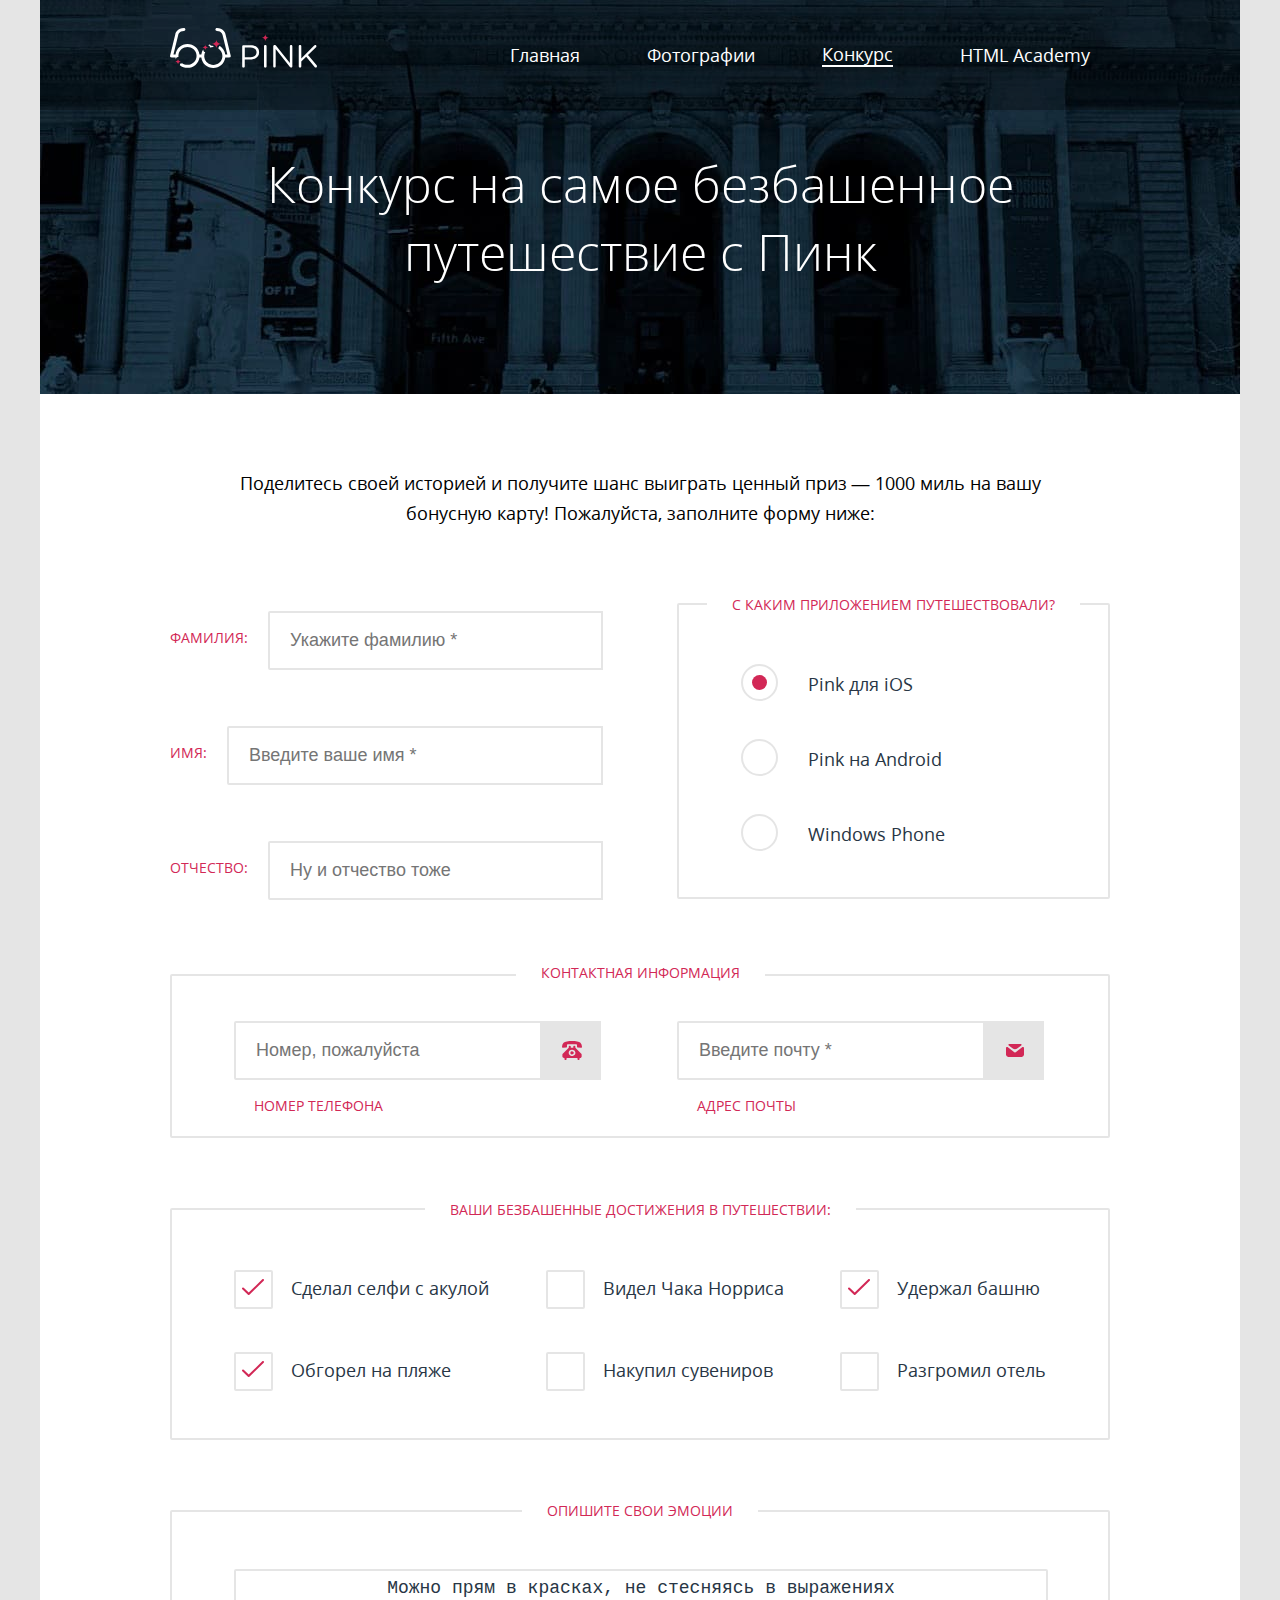
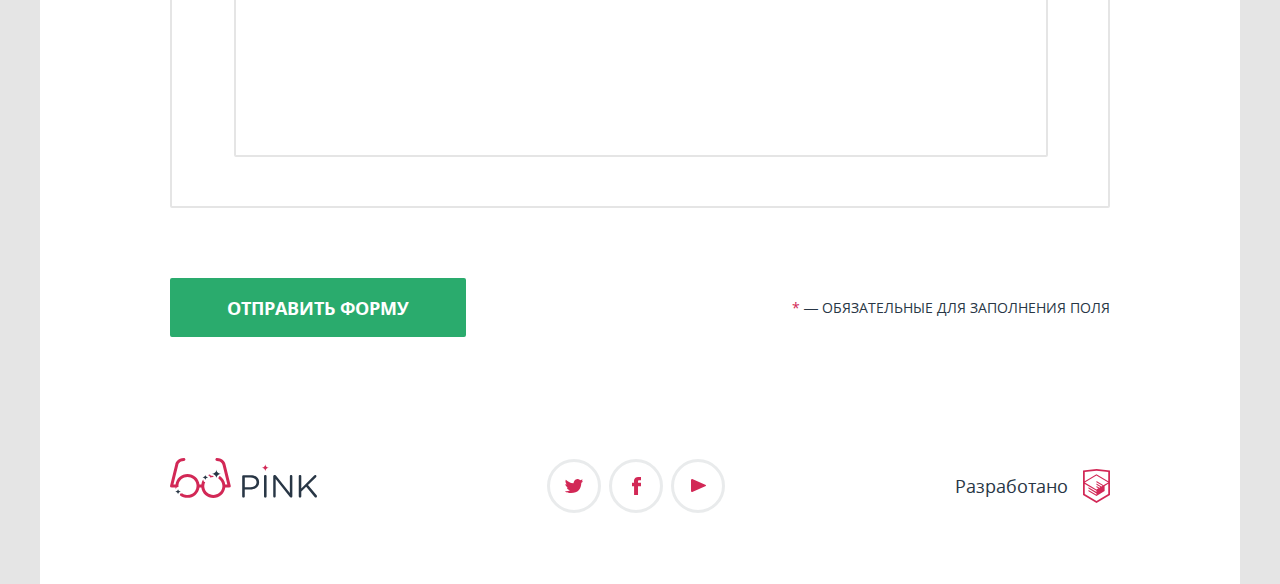
<file: form.html>
<!DOCTYPE html>
<html class="page" lang="ru">
<head>
  <meta charset="utf-8">
  <meta name="viewport" content="width=device-width,initial-scale=1">
  <title>Приложение Пинк</title>
  <link rel="icon" href="favicon.ico">
  <link rel="stylesheet" href="css/style.css">
</head>
<body class="page__body">
  <svg style="display: none">
    <symbol id="logo-mobile" width="74" height="23" viewBox="0 0 74 23">
      <path d="M0.00496827 1.54857C0.00487772 1.21254 0.135804 0.889818 0.369742 0.649431C0.60368 0.409043 0.922049 0.27008 1.25676 0.262266H8.39001C13.4469 0.262266 16.7751 2.9645 16.7751 7.39179V7.45162C16.7751 12.2977 12.7415 14.8105 7.97274 14.8105H2.53836V21.611C2.55394 21.7874 2.53277 21.9651 2.47619 22.1329C2.41961 22.3006 2.32887 22.4547 2.20973 22.5854C2.09058 22.716 1.94565 22.8204 1.78416 22.8918C1.62266 22.9631 1.44812 23 1.27166 23C1.0952 23 0.920671 22.9631 0.759173 22.8918C0.597674 22.8204 0.452744 22.716 0.333602 22.5854C0.21446 22.4547 0.123708 22.3006 0.0671295 22.1329C0.0105515 21.9651 -0.0106138 21.7874 0.00496827 21.611V1.54857ZM8.07209 12.5171C11.7778 12.5171 14.2119 10.5228 14.2119 7.53139V7.47156C14.2119 4.26078 11.8175 2.59556 8.25092 2.59556H2.58804V12.4772L8.07209 12.5171Z"/>
      <path d="M21.5935 1.38904C21.5779 1.21262 21.5991 1.03487 21.6556 0.867114C21.7122 0.699353 21.803 0.545245 21.9221 0.414596C22.0412 0.283947 22.1862 0.179616 22.3477 0.108238C22.5092 0.0368607 22.6837 0 22.8602 0C23.0366 0 23.2112 0.0368607 23.3727 0.108238C23.5342 0.179616 23.6791 0.283947 23.7982 0.414596C23.9174 0.545245 24.0081 0.699353 24.0647 0.867114C24.1213 1.03487 24.1425 1.21262 24.1269 1.38904V21.611C24.1425 21.7874 24.1213 21.9651 24.0647 22.1329C24.0081 22.3006 23.9174 22.4548 23.7982 22.5854C23.6791 22.7161 23.5342 22.8204 23.3727 22.8918C23.2112 22.9631 23.0366 23 22.8602 23C22.6837 23 22.5092 22.9631 22.3477 22.8918C22.1862 22.8204 22.0412 22.7161 21.9221 22.5854C21.803 22.4548 21.7122 22.3006 21.6556 22.1329C21.5991 21.9651 21.5779 21.7874 21.5935 21.611V1.38904Z"/>
      <path d="M30.674 1.41895C30.6816 1.08908 30.8163 0.775007 31.0497 0.542621C31.2831 0.310235 31.597 0.177597 31.9258 0.172531H32.2735C32.5316 0.177833 32.7843 0.248188 33.0082 0.377127C33.2322 0.506065 33.4202 0.689448 33.5551 0.910412L47.1559 18.3104V1.35912C47.1559 1.0312 47.2857 0.7167 47.5168 0.484821C47.7478 0.252942 48.0611 0.122673 48.3879 0.122673C48.7146 0.122673 49.0279 0.252942 49.259 0.484821C49.49 0.7167 49.6198 1.0312 49.6198 1.35912V21.6508C49.6252 21.8051 49.5993 21.9589 49.5435 22.1028C49.4878 22.2467 49.4034 22.3777 49.2956 22.4878C49.1877 22.5979 49.0587 22.6848 48.9163 22.7432C48.7739 22.8016 48.6211 22.8303 48.4673 22.8275H48.3382C48.0744 22.8092 47.8184 22.7294 47.5908 22.5944C47.3631 22.4593 47.17 22.2728 47.0268 22.0497L33.1179 4.24085V21.6508C33.1158 21.9722 32.991 22.2805 32.7692 22.5124C32.5474 22.7442 32.2456 22.882 31.9258 22.8973C31.6008 22.892 31.291 22.7581 31.064 22.5246C30.8369 22.2911 30.711 21.9771 30.7137 21.6508V1.41895H30.674Z"/>
      <path d="M55.9384 1.38904C55.9228 1.21262 55.944 1.03487 56.0005 0.867114C56.0571 0.699353 56.1479 0.545245 56.267 0.414596C56.3862 0.283947 56.5311 0.179616 56.6926 0.108238C56.8541 0.0368607 57.0286 0 57.2051 0C57.3815 0 57.5561 0.0368607 57.7176 0.108238C57.8791 0.179616 58.024 0.283947 58.1431 0.414596C58.2623 0.545245 58.353 0.699353 58.4096 0.867114C58.4662 1.03487 58.4874 1.21262 58.4718 1.38904V13.6837L71.2282 0.551443C71.4899 0.279712 71.8455 0.119105 72.2216 0.10273C72.5468 0.115453 72.8548 0.252812 73.0821 0.486531C73.3094 0.72025 73.4388 1.03254 73.4436 1.35912C73.4366 1.52896 73.3961 1.69572 73.3245 1.84975C73.2529 2.00379 73.1516 2.14205 73.0264 2.25655L65.0785 10.1539L73.6523 20.6836C73.8764 20.9441 73.9998 21.2768 74 21.6209C73.9961 21.7933 73.9583 21.9633 73.8887 22.121C73.8191 22.2786 73.719 22.4209 73.5943 22.5395C73.4696 22.6582 73.3228 22.7509 73.1622 22.8123C73.0016 22.8737 72.8305 22.9026 72.6588 22.8973C72.4588 22.8891 72.2639 22.8322 72.0908 22.7314C71.9177 22.6306 71.7716 22.4891 71.6653 22.3189L63.3001 11.859L58.4718 16.7051V21.591C58.4718 21.7573 58.4391 21.922 58.3757 22.0756C58.3123 22.2293 58.2194 22.3689 58.1022 22.4865C57.9851 22.6041 57.846 22.6973 57.6929 22.761C57.5398 22.8246 57.3757 22.8574 57.21 22.8574C57.0443 22.8574 56.8803 22.8246 56.7272 22.761C56.5741 22.6973 56.435 22.6041 56.3179 22.4865C56.2007 22.3689 56.1078 22.2293 56.0443 22.0756C55.9809 21.922 55.9483 21.7573 55.9483 21.591V1.38904H55.9384Z"/>
    </symbol>
    <symbol id="logo-tablet" width="145" height="40" viewBox="0 0 145 40">
      <path fill-rule="evenodd" clip-rule="evenodd" d="M53.8917 6.58616L58.9302 27.7312C59.0013 27.9491 59.0184 28.1815 58.98 28.4078C58.9417 28.6341 58.849 28.8472 58.7102 29.0284C58.5715 29.2096 58.3909 29.3532 58.1845 29.4465C57.978 29.5398 57.7522 29.58 57.5268 29.5635H53.5201C52.8298 35.3747 47.9494 39.8784 42.0315 39.8784C36.1136 39.8784 31.2332 35.3747 30.543 29.5635H28.5778C27.8869 35.442 22.9527 40 16.9685 40C10.9742 40 6.0335 35.4266 5.35571 29.5337H1.45014C1.22961 29.5445 1.00974 29.5014 0.808914 29.4082C0.608085 29.315 0.432119 29.1743 0.295711 28.9979C0.159304 28.8214 0.0664152 28.6144 0.0248022 28.3941C-0.0168108 28.1737 -0.00593994 27.9464 0.0565069 27.7312L5.10477 6.58616C5.45562 4.25872 7.63865 0 13.4861 0C13.8738 0 14.2456 0.156518 14.5197 0.435122C14.7939 0.713727 14.9479 1.0916 14.9479 1.4856C14.9479 1.87961 14.7939 2.25748 14.5197 2.53608C14.2456 2.81468 13.8738 2.9712 13.4861 2.9712C8.7789 2.9712 8.04797 6.6654 7.9895 7.07146L3.3408 26.6022H5.37467C6.12089 20.7847 11.0272 16.2918 16.9685 16.2918C22.9066 16.2918 27.8107 20.7798 28.5611 26.5926L30.5587 26.6017C31.3043 20.8518 36.1567 16.4134 42.0315 16.4134C47.9178 16.4134 52.7776 20.8691 53.5086 26.6353V26.5824H55.6459L51.007 7.07146C50.9387 6.6654 50.237 2.9712 45.5104 2.9712C45.1227 2.9712 44.7509 2.81468 44.4767 2.53608C44.2026 2.25748 44.0485 1.87961 44.0485 1.4856C44.0485 1.0916 44.2026 0.713727 44.4767 0.435122C44.7509 0.156518 45.1227 0 45.5104 0C51.3578 0 53.5408 4.25872 53.8917 6.58616ZM25.6722 29.5635C25.7448 29.1018 25.7825 28.6283 25.7825 28.1459C25.7825 27.6164 25.7371 27.0977 25.65 26.5935C24.9252 22.3982 21.3141 19.2097 16.9685 19.2097C12.6203 19.2097 9.00753 22.402 8.28571 26.601C8.19945 27.1028 8.15447 27.619 8.15447 28.1459C8.15447 28.6205 8.19096 29.0864 8.26125 29.541C8.92191 33.8136 12.5687 37.0821 16.9685 37.0821C21.3605 37.0821 25.0023 33.8251 25.6722 29.5635ZM50.6138 29.5635C50.6874 29.102 50.7256 28.6285 50.7256 28.1459C50.7256 23.2777 46.8331 19.3313 42.0315 19.3313C37.2299 19.3313 33.3374 23.2777 33.3374 28.1459C33.3374 28.6285 33.3756 29.102 33.4492 29.5635C34.118 33.7577 37.7058 36.9605 42.0315 36.9605C46.3572 36.9605 49.945 33.7577 50.6138 29.5635Z"/>
      <path d="M71.005 18.5486C71.0049 18.2125 71.1358 17.8898 71.3697 17.6494C71.6037 17.409 71.9221 17.2701 72.2568 17.2623H79.39C84.4469 17.2623 87.7751 19.9645 87.7751 24.3918V24.4516C87.7751 29.2977 83.7415 31.8105 78.9727 31.8105H73.5384V38.611C73.5539 38.7874 73.5328 38.9651 73.4762 39.1329C73.4196 39.3006 73.3289 39.4547 73.2097 39.5854C73.0906 39.716 72.9457 39.8204 72.7842 39.8918C72.6227 39.9631 72.4481 40 72.2717 40C72.0952 40 71.9207 39.9631 71.7592 39.8918C71.5977 39.8204 71.4527 39.716 71.3336 39.5854C71.2145 39.4547 71.1237 39.3006 71.0671 39.1329C71.0106 38.9651 70.9894 38.7874 71.005 38.611V18.5486ZM79.0721 29.5171C82.7778 29.5171 85.2119 27.5228 85.2119 24.5314V24.4716C85.2119 21.2608 82.8175 19.5956 79.2509 19.5956H73.588V29.4772L79.0721 29.5171Z"/>
      <path d="M92.5935 18.389C92.5779 18.2126 92.5991 18.0349 92.6556 17.8671C92.7122 17.6994 92.803 17.5452 92.9221 17.4146C93.0412 17.2839 93.1862 17.1796 93.3477 17.1082C93.5092 17.0369 93.6837 17 93.8602 17C94.0366 17 94.2112 17.0369 94.3727 17.1082C94.5342 17.1796 94.6791 17.2839 94.7982 17.4146C94.9174 17.5452 95.0081 17.6994 95.0647 17.8671C95.1213 18.0349 95.1424 18.2126 95.1269 18.389V38.611C95.1424 38.7874 95.1213 38.9651 95.0647 39.1329C95.0081 39.3006 94.9174 39.4548 94.7982 39.5854C94.6791 39.7161 94.5342 39.8204 94.3727 39.8918C94.2112 39.9631 94.0366 40 93.8602 40C93.6837 40 93.5092 39.9631 93.3477 39.8918C93.1862 39.8204 93.0412 39.7161 92.9221 39.5854C92.803 39.4548 92.7122 39.3006 92.6556 39.1329C92.5991 38.9651 92.5779 38.7874 92.5935 38.611V18.389Z"/>
      <path d="M101.674 18.419C101.682 18.0891 101.816 17.775 102.05 17.5426C102.283 17.3102 102.597 17.1776 102.926 17.1725H103.273C103.532 17.1778 103.784 17.2482 104.008 17.3771C104.232 17.5061 104.42 17.6894 104.555 17.9104L118.156 35.3104V18.3591C118.156 18.0312 118.286 17.7167 118.517 17.4848C118.748 17.2529 119.061 17.1227 119.388 17.1227C119.715 17.1227 120.028 17.2529 120.259 17.4848C120.49 17.7167 120.62 18.0312 120.62 18.3591V38.6508C120.625 38.8051 120.599 38.9589 120.544 39.1028C120.488 39.2467 120.403 39.3777 120.296 39.4878C120.188 39.5979 120.059 39.6848 119.916 39.7432C119.774 39.8016 119.621 39.8303 119.467 39.8275H119.338C119.074 39.8092 118.818 39.7294 118.591 39.5944C118.363 39.4594 118.17 39.2728 118.027 39.0497L104.118 21.2408V38.6508C104.116 38.9722 103.991 39.2805 103.769 39.5124C103.547 39.7442 103.246 39.882 102.926 39.8973C102.601 39.892 102.291 39.7581 102.064 39.5246C101.837 39.2911 101.711 38.9771 101.714 38.6508V18.419H101.674Z"/>
      <path d="M126.938 18.389C126.923 18.2126 126.944 18.0349 127.001 17.8671C127.057 17.6994 127.148 17.5452 127.267 17.4146C127.386 17.2839 127.531 17.1796 127.693 17.1082C127.854 17.0369 128.029 17 128.205 17C128.382 17 128.556 17.0369 128.718 17.1082C128.879 17.1796 129.024 17.2839 129.143 17.4146C129.262 17.5452 129.353 17.6994 129.41 17.8671C129.466 18.0349 129.487 18.2126 129.472 18.389V30.6837L142.228 17.5514C142.49 17.2797 142.845 17.1191 143.222 17.1027C143.547 17.1155 143.855 17.2528 144.082 17.4865C144.309 17.7202 144.439 18.0325 144.444 18.3591C144.437 18.529 144.396 18.6957 144.325 18.8498C144.253 19.0038 144.152 19.1421 144.026 19.2565L136.078 27.1539L144.652 37.6836C144.876 37.9441 145 38.2768 145 38.6209C144.996 38.7933 144.958 38.9633 144.889 39.121C144.819 39.2786 144.719 39.4209 144.594 39.5395C144.47 39.6582 144.323 39.7509 144.162 39.8123C144.002 39.8737 143.831 39.9026 143.659 39.8973C143.459 39.8891 143.264 39.8322 143.091 39.7314C142.918 39.6306 142.772 39.4891 142.665 39.3189L134.3 28.859L129.472 33.7051V38.591C129.472 38.7573 129.439 38.922 129.376 39.0756C129.312 39.2293 129.219 39.3689 129.102 39.4865C128.985 39.6041 128.846 39.6973 128.693 39.761C128.54 39.8246 128.376 39.8574 128.21 39.8574C128.044 39.8574 127.88 39.8246 127.727 39.761C127.574 39.6973 127.435 39.6041 127.318 39.4865C127.201 39.3689 127.108 39.2293 127.044 39.0756C126.981 38.922 126.948 38.7573 126.948 38.591V18.389H126.938Z"/>
    </symbol>
    <symbol id="logo-desktop"  width="147" height="40" viewBox="0 0 147 40" fill="none">
      <path d="M72.1933 18.4249C72.1932 18.0921 72.3255 17.7726 72.562 17.5345C72.7985 17.2965 73.1204 17.1589 73.4588 17.1511H80.6703C85.7826 17.1511 89.1473 19.827 89.1473 24.211V24.2703C89.1473 29.069 85.0695 31.5573 80.2484 31.5573H74.7544V38.2913C74.7702 38.466 74.7488 38.6421 74.6916 38.8082C74.6344 38.9743 74.5426 39.1269 74.4222 39.2563C74.3017 39.3856 74.1552 39.489 73.992 39.5596C73.8287 39.6303 73.6522 39.6668 73.4738 39.6668C73.2954 39.6668 73.119 39.6303 72.9557 39.5596C72.7925 39.489 72.6459 39.3856 72.5255 39.2563C72.405 39.1269 72.3133 38.9743 72.2561 38.8082C72.1989 38.6421 72.1775 38.466 72.1933 38.2913V18.4249ZM80.3489 29.2863C84.0952 29.2863 86.556 27.3115 86.556 24.3493V24.29C86.556 21.1106 84.1354 19.4616 80.5297 19.4616H74.8047V29.2468L80.3489 29.2863Z" fill="white"/>
      <path d="M94.0186 18.2669C94.0028 18.0922 94.0242 17.9162 94.0814 17.7501C94.1386 17.5839 94.2304 17.4313 94.3508 17.302C94.4713 17.1726 94.6178 17.0693 94.781 16.9986C94.9443 16.9279 95.1208 16.8914 95.2992 16.8914C95.4776 16.8914 95.654 16.9279 95.8173 16.9986C95.9806 17.0693 96.1271 17.1726 96.2475 17.302C96.368 17.4313 96.4597 17.5839 96.5169 17.7501C96.5741 17.9162 96.5955 18.0922 96.5798 18.2669V38.2913C96.5955 38.466 96.5741 38.642 96.5169 38.8082C96.4597 38.9743 96.368 39.1269 96.2475 39.2563C96.1271 39.3856 95.9806 39.489 95.8173 39.5596C95.654 39.6303 95.4776 39.6668 95.2992 39.6668C95.1208 39.6668 94.9443 39.6303 94.781 39.5596C94.6178 39.489 94.4713 39.3856 94.3508 39.2563C94.2304 39.1269 94.1386 38.9743 94.0814 38.8082C94.0242 38.642 94.0028 38.466 94.0186 38.2913V18.2669Z" fill="white"/>
      <path d="M103.199 18.2965C103.206 17.9699 103.343 17.6588 103.579 17.4287C103.815 17.1986 104.132 17.0673 104.464 17.0623H104.816C105.077 17.0675 105.332 17.1372 105.559 17.2649C105.785 17.3925 105.975 17.5741 106.111 17.7929L119.862 35.0231V18.2373C119.862 17.9125 119.993 17.6011 120.226 17.3715C120.46 17.1419 120.777 17.0129 121.107 17.0129C121.437 17.0129 121.754 17.1419 121.988 17.3715C122.221 17.6011 122.352 17.9125 122.352 18.2373V38.3308C122.358 38.4836 122.332 38.6359 122.275 38.7784C122.219 38.9209 122.134 39.0506 122.025 39.1596C121.916 39.2687 121.785 39.3547 121.641 39.4125C121.497 39.4704 121.343 39.4987 121.187 39.496H121.057C120.79 39.4779 120.531 39.3989 120.301 39.2652C120.071 39.1314 119.876 38.9468 119.731 38.7258L105.67 21.0908V38.3308C105.667 38.6491 105.541 38.9544 105.317 39.184C105.093 39.4135 104.788 39.5499 104.464 39.5651C104.136 39.5599 103.823 39.4272 103.593 39.1961C103.363 38.9649 103.236 38.6539 103.239 38.3308V18.2965H103.199Z" fill="white"/>
      <path d="M128.74 18.2669C128.724 18.0922 128.746 17.9162 128.803 17.7501C128.86 17.5839 128.952 17.4313 129.072 17.302C129.193 17.1726 129.339 17.0693 129.503 16.9986C129.666 16.9279 129.842 16.8914 130.021 16.8914C130.199 16.8914 130.376 16.9279 130.539 16.9986C130.702 17.0693 130.849 17.1726 130.969 17.302C131.09 17.4313 131.181 17.5839 131.239 17.7501C131.296 17.9162 131.317 18.0922 131.301 18.2669V30.4415L144.198 17.4375C144.462 17.1684 144.822 17.0094 145.202 16.9931C145.531 17.0057 145.842 17.1418 146.072 17.3732C146.302 17.6046 146.433 17.9139 146.438 18.2373C146.43 18.4054 146.39 18.5706 146.317 18.7231C146.245 18.8756 146.142 19.0125 146.016 19.1259L137.981 26.9461L146.648 37.3731C146.875 37.631 147 37.9604 147 38.3012C146.996 38.472 146.958 38.6402 146.887 38.7964C146.817 38.9525 146.716 39.0934 146.59 39.2109C146.464 39.3284 146.315 39.4202 146.153 39.481C145.991 39.5418 145.818 39.5703 145.644 39.5651C145.442 39.557 145.245 39.5006 145.07 39.4008C144.895 39.3011 144.747 39.1609 144.64 38.9924L136.183 28.6346L131.301 33.4333V38.2716C131.301 38.4363 131.268 38.5993 131.204 38.7515C131.14 38.9036 131.046 39.0419 130.928 39.1583C130.809 39.2747 130.669 39.3671 130.514 39.4301C130.359 39.4932 130.193 39.5256 130.026 39.5256C129.858 39.5256 129.692 39.4932 129.538 39.4301C129.383 39.3671 129.242 39.2747 129.124 39.1583C129.005 39.0419 128.911 38.9036 128.847 38.7515C128.783 38.5993 128.75 38.4363 128.75 38.2716V18.2669H128.74Z" fill="white"/>
      <path d="M98.9401 9.74563C97.9749 9.74563 97.0491 9.36936 96.3656 8.69932C95.6822 8.02927 95.2969 7.12014 95.2942 6.17125C95.2942 7.11923 94.9111 8.02839 94.2293 8.69872C93.5474 9.36905 92.6226 9.74563 91.6583 9.74563C92.6235 9.74825 93.5483 10.127 94.2299 10.7989C94.9115 11.4708 95.2942 12.381 95.2942 13.3299C95.2969 12.3801 95.6818 11.4699 96.365 10.7983C97.0482 10.1267 97.974 9.74824 98.9401 9.74563Z" fill="#D22856"/>
      <path d="M43.287 19.0667C43.5381 19.0667 43.7792 19.0667 44.0202 19.0667C43.8019 18.6988 43.4897 18.3933 43.1145 18.1803C42.7393 17.9673 42.3141 17.8542 41.8809 17.8522C41.4627 17.8519 41.055 17.7233 40.7147 17.4843C40.3745 17.2454 40.1185 16.908 39.9826 16.5192C39.2588 16.7245 38.5561 16.9955 37.8834 17.3289H38.0743C38.607 17.3289 39.118 17.5369 39.4947 17.9073C39.8714 18.2776 40.083 18.7799 40.083 19.3037C40.088 19.399 40.088 19.4946 40.083 19.59C41.109 19.2225 42.1953 19.0451 43.287 19.0667Z" fill="white"/>
      <path d="M60.7332 27.6472L55.5406 6.56621C55.179 4.24582 52.9291 0 46.9028 0C46.5033 0 46.1201 0.156044 45.8375 0.433804C45.555 0.711564 45.3962 1.08829 45.3962 1.4811C45.3962 1.87391 45.555 2.25063 45.8375 2.52839C46.1201 2.80615 46.5033 2.9622 46.9028 2.9622C51.7741 2.9622 52.4973 6.6452 52.5676 7.05003L57.3484 26.5018H55.2493C55.0321 24.805 54.4439 23.1744 53.525 21.7222C52.6061 20.2701 51.3783 19.0307 49.926 18.0892C49.4712 18.2774 49.0829 18.5932 48.8096 18.9971C48.5363 19.401 48.3901 19.8751 48.3893 20.3602C48.3948 20.4457 48.3948 20.5314 48.3893 20.6169C49.6107 21.4404 50.6131 22.5401 51.3122 23.8236C52.0113 25.1072 52.3867 26.537 52.4069 27.9928C52.4008 28.4894 52.3538 28.9847 52.2663 29.4739C51.9375 31.5714 50.8559 33.484 49.2173 34.8657C47.5786 36.2474 45.4911 37.007 43.3322 37.007C41.1734 37.007 39.0859 36.2474 37.4472 34.8657C35.8086 33.484 34.727 31.5714 34.3982 29.4739C34.3107 28.9847 34.2636 28.4894 34.2576 27.9928C34.2733 26.6229 34.5993 25.2737 35.2118 24.0432C34.7037 24.0081 34.2282 23.7847 33.8814 23.4181C33.5346 23.0515 33.3424 22.569 33.3436 22.0684C33.3453 21.889 33.277 21.7159 33.1528 21.5846C32.181 23.0752 31.5662 24.7633 31.3549 26.5215H29.4868C29.1663 23.6174 27.7658 20.9319 25.5542 18.9809C23.3427 17.0298 20.4759 15.9507 17.5044 15.9507C14.5329 15.9507 11.6662 17.0298 9.45463 18.9809C7.24307 20.9319 5.84259 23.6174 5.5221 26.5215H3.44302L8.23394 7.05003C8.29421 6.6452 9.0475 2.9622 13.8987 2.9622C14.2983 2.9622 14.6815 2.80615 14.964 2.52839C15.2465 2.25063 15.4053 1.87391 15.4053 1.4811C15.4053 1.08829 15.2465 0.711564 14.964 0.433804C14.6815 0.156044 14.2983 0 13.8987 0C7.87236 0 5.62254 4.24582 5.26096 6.56621L0.0582358 27.6472C-0.00612168 27.8617 -0.0173251 28.0883 0.0255611 28.308C0.0684473 28.5277 0.164178 28.7341 0.304759 28.91C0.44534 29.0859 0.62669 29.2262 0.833664 29.3191C1.04064 29.4121 1.26723 29.455 1.49451 29.4443H5.51206C5.59378 30.055 5.72135 30.659 5.89372 31.2512C5.95717 31.1429 5.99172 31.0206 5.99416 30.8957C5.99416 30.372 6.2058 29.8697 6.58252 29.4993C6.95923 29.129 7.47017 28.9209 8.00293 28.9209C8.16603 28.9231 8.32812 28.9463 8.48504 28.99C8.44128 28.6461 8.41781 28.2999 8.41473 27.9533C8.41742 27.4569 8.46109 26.9616 8.5453 26.4722C8.86708 24.3679 9.94627 22.4469 11.5867 21.0586C13.2271 19.6702 15.3198 18.9066 17.4843 18.9066C19.6489 18.9066 21.7416 19.6702 23.382 21.0586C25.0224 22.4469 26.1016 24.3679 26.4234 26.4722C26.5076 26.9616 26.5513 27.4569 26.554 27.9533C26.5382 30.3054 25.5807 32.5567 23.8889 34.2199C22.1971 35.8831 19.907 36.8243 17.5145 36.8399C15.5563 36.8663 13.6424 36.2668 12.0607 35.1317C11.6982 35.4412 11.235 35.6128 10.755 35.6155C10.5569 35.6181 10.3679 35.6973 10.2288 35.8359C10.0897 35.9745 10.0117 36.1613 10.0117 36.356C10.009 36.6321 9.94739 36.9046 9.83092 37.1558C11.9797 38.9066 14.6835 39.8636 17.4743 39.8613C20.4223 39.8738 23.2728 38.8236 25.4864 36.9095C27.7 34.9953 29.1232 32.35 29.4868 29.4739H31.3147C31.6456 32.3691 33.0499 35.0431 35.2593 36.9848C37.4688 38.9266 40.3285 40 43.2921 40C46.2557 40 49.1154 38.9266 51.3248 36.9848C53.5343 35.0431 54.9385 32.3691 55.2694 29.4739H59.2869C59.5191 29.4904 59.7519 29.4503 59.9647 29.3573C60.1774 29.2642 60.3635 29.121 60.5065 28.9404C60.6495 28.7598 60.7451 28.5473 60.7846 28.3217C60.8241 28.0961 60.8065 27.8645 60.7332 27.6472Z" fill="white"/>
      <path d="M50.9203 15.9169C50.3273 15.9182 49.7398 15.8045 49.1915 15.5822C48.6432 15.36 48.1448 15.0337 47.725 14.6219C47.3052 14.21 46.9721 13.7209 46.7448 13.1823C46.5176 12.6438 46.4006 12.0665 46.4006 11.4835C46.3979 12.6602 45.9206 13.7878 45.0733 14.619C44.2259 15.4501 43.0778 15.9169 41.8809 15.9169C43.0788 15.9195 44.2268 16.3885 45.0739 17.2212C45.9209 18.0539 46.3979 19.1825 46.4006 20.3602C46.4006 19.1817 46.8768 18.0516 47.7244 17.2183C48.572 16.385 49.7216 15.9169 50.9203 15.9169Z" fill="#D22856"/>
      <path d="M38.0743 19.3826C37.3417 19.3826 36.6392 19.0966 36.1212 18.5873C35.6032 18.0781 35.3122 17.3875 35.3122 16.6673C35.3122 17.3857 35.0226 18.0749 34.5068 18.5839C33.9909 19.0928 33.291 19.38 32.5602 19.3826C33.2901 19.3826 33.99 19.6677 34.5062 20.1751C35.0223 20.6824 35.3122 21.3706 35.3122 22.0881C35.3149 21.3697 35.607 20.6816 36.1247 20.1745C36.6424 19.6674 37.3435 19.3826 38.0743 19.3826Z" fill="#D22856"/>
      <path d="M10.7851 33.6407C10.0561 33.6355 9.35868 33.3471 8.84503 32.8384C8.33138 32.3298 8.04314 31.6421 8.04316 30.9253C8.04316 31.6438 7.75354 32.333 7.23772 32.8419C6.7219 33.3508 6.02194 33.6381 5.29114 33.6407C6.02194 33.6433 6.7219 33.9305 7.23772 34.4395C7.75354 34.9484 8.04316 35.6376 8.04316 36.356C8.04314 35.6393 8.33138 34.9516 8.84503 34.4429C9.35868 33.9343 10.0561 33.6459 10.7851 33.6407Z" fill="#D22856"/>
    </symbol>
    <symbol id="htmlacademy-logo" width="27" height="34" viewBox="0 0 27 34">
      <path d="M13.6426 0.0157537L13.5 0L0 1.40733V26.0129L13.5 34L27 26.0129V1.40733L13.6426 0.0157537ZM25.2344 25.0151L13.5 31.9573L1.76561 25.0151V14.9293L13.4507 21.8451L13.4701 23.0984L5.45351 18.3548L5.44295 19.5801L13.4894 24.3885L13.5088 25.675L5.46408 20.9174L5.45351 22.1427L13.5 26.9511L21.6239 22.1182V20.8929V16.909L25.2432 14.7595L25.2344 25.0151ZM25.2344 13.4519L22.0147 15.3319L20.5325 16.2071L13.4666 12.0201L13.456 13.2454L19.4957 16.818L19.4429 16.8495L19.3126 16.9247L18.4536 17.4166L13.4666 14.4689L13.456 15.6942L17.3921 18.0222L16.4591 18.6314L16.438 18.6436L13.4666 16.902L13.456 18.1273L15.4029 19.2615L13.4155 20.4483L1.7973 13.5762L13.4349 6.61831L25.2344 13.4519ZM25.2344 12.2266L13.4401 5.31075L1.76561 12.2196V2.9897L13.5 1.76442L25.2344 2.9897V12.2266Z"/>
    </symbol>
    <symbol id="footer-logo-mobile" width="145" height="40" viewBox="0 0 145 40">
      <g class="logo-pink">
        <path d="M71.005 18.5486C71.0049 18.2125 71.1358 17.8898 71.3697 17.6494C71.6037 17.409 71.922 17.2701 72.2568 17.2623H79.39C84.4469 17.2623 87.7751 19.9645 87.7751 24.3918V24.4516C87.7751 29.2977 83.7415 31.8105 78.9727 31.8105H73.5384V38.611C73.5539 38.7874 73.5328 38.9651 73.4762 39.1329C73.4196 39.3006 73.3289 39.4547 73.2097 39.5854C73.0906 39.716 72.9457 39.8204 72.7842 39.8918C72.6227 39.9631 72.4481 40 72.2717 40C72.0952 40 71.9207 39.9631 71.7592 39.8918C71.5977 39.8204 71.4527 39.716 71.3336 39.5854C71.2145 39.4547 71.1237 39.3006 71.0671 39.1329C71.0106 38.9651 70.9894 38.7874 71.005 38.611V18.5486ZM79.0721 29.5171C82.7778 29.5171 85.2119 27.5228 85.2119 24.5314V24.4716C85.2119 21.2608 82.8175 19.5956 79.2509 19.5956H73.588V29.4772L79.0721 29.5171Z"/>
        <path d="M92.5935 18.389C92.5779 18.2126 92.5991 18.0349 92.6556 17.8671C92.7122 17.6994 92.803 17.5452 92.9221 17.4146C93.0412 17.2839 93.1862 17.1796 93.3477 17.1082C93.5092 17.0369 93.6837 17 93.8602 17C94.0366 17 94.2112 17.0369 94.3727 17.1082C94.5342 17.1796 94.6791 17.2839 94.7982 17.4146C94.9174 17.5452 95.0081 17.6994 95.0647 17.8671C95.1213 18.0349 95.1425 18.2126 95.1269 18.389V38.611C95.1425 38.7874 95.1213 38.9651 95.0647 39.1329C95.0081 39.3006 94.9174 39.4548 94.7982 39.5854C94.6791 39.7161 94.5342 39.8204 94.3727 39.8918C94.2112 39.9631 94.0366 40 93.8602 40C93.6837 40 93.5092 39.9631 93.3477 39.8918C93.1862 39.8204 93.0412 39.7161 92.9221 39.5854C92.803 39.4548 92.7122 39.3006 92.6556 39.1329C92.5991 38.9651 92.5779 38.7874 92.5935 38.611V18.389Z"/>
        <path d="M101.674 18.419C101.682 18.0891 101.816 17.775 102.05 17.5426C102.283 17.3102 102.597 17.1776 102.926 17.1725H103.273C103.532 17.1778 103.784 17.2482 104.008 17.3771C104.232 17.5061 104.42 17.6894 104.555 17.9104L118.156 35.3104V18.3591C118.156 18.0312 118.286 17.7167 118.517 17.4848C118.748 17.2529 119.061 17.1227 119.388 17.1227C119.715 17.1227 120.028 17.2529 120.259 17.4848C120.49 17.7167 120.62 18.0312 120.62 18.3591V38.6508C120.625 38.8051 120.599 38.9589 120.544 39.1028C120.488 39.2467 120.403 39.3777 120.296 39.4878C120.188 39.5979 120.059 39.6848 119.916 39.7432C119.774 39.8016 119.621 39.8303 119.467 39.8275H119.338C119.074 39.8092 118.818 39.7294 118.591 39.5944C118.363 39.4593 118.17 39.2728 118.027 39.0497L104.118 21.2408V38.6508C104.116 38.9722 103.991 39.2805 103.769 39.5124C103.547 39.7442 103.246 39.882 102.926 39.8973C102.601 39.892 102.291 39.7581 102.064 39.5246C101.837 39.2911 101.711 38.9771 101.714 38.6508V18.419H101.674Z"/>
        <path d="M126.938 18.389C126.923 18.2126 126.944 18.0349 127.001 17.8671C127.057 17.6994 127.148 17.5452 127.267 17.4146C127.386 17.2839 127.531 17.1796 127.693 17.1082C127.854 17.0369 128.029 17 128.205 17C128.382 17 128.556 17.0369 128.718 17.1082C128.879 17.1796 129.024 17.2839 129.143 17.4146C129.262 17.5452 129.353 17.6994 129.41 17.8671C129.466 18.0349 129.487 18.2126 129.472 18.389V30.6837L142.228 17.5514C142.49 17.2797 142.845 17.1191 143.222 17.1027C143.547 17.1155 143.855 17.2528 144.082 17.4865C144.309 17.7202 144.439 18.0325 144.444 18.3591C144.437 18.529 144.396 18.6957 144.325 18.8498C144.253 19.0038 144.152 19.1421 144.026 19.2565L136.078 27.1539L144.652 37.6836C144.876 37.9441 145 38.2768 145 38.6209C144.996 38.7933 144.958 38.9633 144.889 39.121C144.819 39.2786 144.719 39.4209 144.594 39.5395C144.47 39.6582 144.323 39.7509 144.162 39.8123C144.002 39.8737 143.831 39.9026 143.659 39.8973C143.459 39.8891 143.264 39.8322 143.091 39.7314C142.918 39.6306 142.772 39.4891 142.665 39.3189L134.3 28.859L129.472 33.7051V38.591C129.472 38.7573 129.439 38.922 129.376 39.0756C129.312 39.2293 129.219 39.3689 129.102 39.4865C128.985 39.6041 128.846 39.6973 128.693 39.761C128.54 39.8246 128.376 39.8574 128.21 39.8574C128.044 39.8574 127.88 39.8246 127.727 39.761C127.574 39.6973 127.435 39.6041 127.318 39.4865C127.201 39.3689 127.108 39.2293 127.044 39.0756C126.981 38.922 126.948 38.7573 126.948 38.591V18.389H126.938Z"/>
      </g>
      <g class="logo-glasses">
        <path fill-rule="evenodd" clip-rule="evenodd" d="M53.8917 6.58616L58.9302 27.7312C59.0013 27.9491 59.0184 28.1815 58.98 28.4078C58.9417 28.6341 58.849 28.8472 58.7102 29.0284C58.5715 29.2096 58.3909 29.3532 58.1845 29.4465C57.978 29.5398 57.7522 29.58 57.5268 29.5635H53.5201C52.8298 35.3747 47.9494 39.8784 42.0315 39.8784C36.1136 39.8784 31.2332 35.3747 30.543 29.5635H28.5778C27.8869 35.442 22.9527 40 16.9685 40C10.9742 40 6.0335 35.4266 5.35571 29.5337H1.45014C1.22961 29.5445 1.00974 29.5014 0.808914 29.4082C0.608085 29.315 0.432119 29.1743 0.295711 28.9979C0.159304 28.8214 0.0664152 28.6144 0.0248022 28.3941C-0.0168108 28.1737 -0.00593994 27.9464 0.0565069 27.7312L5.10477 6.58616C5.45562 4.25872 7.63865 0 13.4861 0C13.8738 0 14.2456 0.156518 14.5197 0.435122C14.7939 0.713727 14.9479 1.0916 14.9479 1.4856C14.9479 1.87961 14.7939 2.25748 14.5197 2.53608C14.2456 2.81468 13.8738 2.9712 13.4861 2.9712C8.7789 2.9712 8.04797 6.6654 7.9895 7.07146L3.3408 26.6022H5.37467C6.12089 20.7847 11.0272 16.2918 16.9685 16.2918C22.9066 16.2918 27.8107 20.7798 28.5611 26.5926L30.5587 26.6017C31.3043 20.8518 36.1567 16.4134 42.0315 16.4134C47.9178 16.4134 52.7776 20.8691 53.5086 26.6353V26.5824H55.6459L51.007 7.07146C50.9387 6.6654 50.237 2.9712 45.5104 2.9712C45.1227 2.9712 44.7509 2.81468 44.4767 2.53608C44.2026 2.25748 44.0485 1.87961 44.0485 1.4856C44.0485 1.0916 44.2026 0.713727 44.4767 0.435122C44.7509 0.156518 45.1227 0 45.5104 0C51.3578 0 53.5408 4.25872 53.8917 6.58616ZM25.6722 29.5635C25.7448 29.1018 25.7825 28.6283 25.7825 28.1459C25.7825 27.6164 25.7371 27.0977 25.65 26.5935C24.9252 22.3982 21.3141 19.2097 16.9685 19.2097C12.6203 19.2097 9.00753 22.402 8.28571 26.601C8.19945 27.1028 8.15447 27.619 8.15447 28.1459C8.15447 28.6205 8.19096 29.0864 8.26125 29.541C8.92191 33.8136 12.5687 37.0821 16.9685 37.0821C21.3605 37.0821 25.0023 33.8251 25.6722 29.5635ZM50.6138 29.5635C50.6874 29.102 50.7256 28.6285 50.7256 28.1459C50.7256 23.2777 46.8331 19.3313 42.0315 19.3313C37.2299 19.3313 33.3374 23.2777 33.3374 28.1459C33.3374 28.6285 33.3756 29.102 33.4492 29.5635C34.118 33.7577 37.7058 36.9605 42.0315 36.9605C46.3572 36.9605 49.945 33.7577 50.6138 29.5635Z"/>
      </g>
    </symbol>
    <symbol id="footer-logo-desktop" width="147" height="40" viewBox="0 0 147 40">
      <path d="M72.1933 18.4251C72.1932 18.0924 72.3255 17.7728 72.562 17.5348C72.7985 17.2967 73.1204 17.1591 73.4588 17.1514H80.6703C85.7826 17.1514 89.1473 19.8272 89.1473 24.2113V24.2705C89.1473 29.0693 85.0695 31.5575 80.2484 31.5575H74.7544V38.2916C74.7702 38.4663 74.7488 38.6423 74.6916 38.8084C74.6344 38.9745 74.5426 39.1271 74.4222 39.2565C74.3017 39.3859 74.1552 39.4892 73.992 39.5599C73.8287 39.6306 73.6522 39.6671 73.4738 39.6671C73.2954 39.6671 73.119 39.6306 72.9557 39.5599C72.7925 39.4892 72.6459 39.3859 72.5255 39.2565C72.405 39.1271 72.3133 38.9745 72.2561 38.8084C72.1989 38.6423 72.1775 38.4663 72.1933 38.2916V18.4251ZM80.3489 29.2865C84.0952 29.2865 86.556 27.3117 86.556 24.3495V24.2903C86.556 21.1108 84.1354 19.4619 80.5297 19.4619H74.8047V29.247L80.3489 29.2865Z" fill="#283645"/>
      <path d="M94.0186 18.2671C94.0028 18.0924 94.0242 17.9164 94.0814 17.7502C94.1386 17.5841 94.2304 17.4315 94.3508 17.3021C94.4713 17.1728 94.6178 17.0695 94.781 16.9988C94.9443 16.9281 95.1208 16.8916 95.2992 16.8916C95.4776 16.8916 95.654 16.9281 95.8173 16.9988C95.9806 17.0695 96.1271 17.1728 96.2475 17.3021C96.368 17.4315 96.4597 17.5841 96.5169 17.7502C96.5741 17.9164 96.5955 18.0924 96.5798 18.2671V38.2915C96.5955 38.4662 96.5741 38.6422 96.5169 38.8084C96.4597 38.9745 96.368 39.1271 96.2475 39.2565C96.1271 39.3858 95.9806 39.4891 95.8173 39.5598C95.654 39.6305 95.4776 39.667 95.2992 39.667C95.1208 39.667 94.9443 39.6305 94.781 39.5598C94.6178 39.4891 94.4713 39.3858 94.3508 39.2565C94.2304 39.1271 94.1386 38.9745 94.0814 38.8084C94.0242 38.6422 94.0028 38.4662 94.0186 38.2915V18.2671Z" fill="#283645"/>
      <path d="M103.199 18.2963C103.206 17.9697 103.343 17.6587 103.579 17.4285C103.815 17.1984 104.132 17.0671 104.464 17.0621H104.816C105.077 17.0673 105.332 17.137 105.559 17.2647C105.785 17.3923 105.975 17.5739 106.111 17.7927L119.862 35.0229V18.2371C119.862 17.9123 119.993 17.6009 120.226 17.3713C120.46 17.1417 120.777 17.0127 121.107 17.0127C121.437 17.0127 121.754 17.1417 121.988 17.3713C122.221 17.6009 122.352 17.9123 122.352 18.2371V38.3306C122.358 38.4834 122.332 38.6357 122.275 38.7782C122.219 38.9207 122.134 39.0504 122.025 39.1594C121.916 39.2685 121.785 39.3545 121.641 39.4123C121.497 39.4702 121.343 39.4986 121.187 39.4958H121.057C120.79 39.4777 120.531 39.3987 120.301 39.265C120.071 39.1313 119.876 38.9466 119.731 38.7256L105.67 21.0907V38.3306C105.667 38.6489 105.541 38.9542 105.317 39.1838C105.093 39.4134 104.788 39.5498 104.464 39.5649C104.136 39.5597 103.823 39.4271 103.593 39.1959C103.363 38.9647 103.236 38.6537 103.239 38.3306V18.2963H103.199Z" fill="#283645"/>
      <path d="M128.74 18.2671C128.724 18.0924 128.746 17.9164 128.803 17.7502C128.86 17.5841 128.952 17.4315 129.072 17.3021C129.193 17.1728 129.339 17.0695 129.503 16.9988C129.666 16.9281 129.842 16.8916 130.021 16.8916C130.199 16.8916 130.376 16.9281 130.539 16.9988C130.702 17.0695 130.849 17.1728 130.969 17.3021C131.09 17.4315 131.181 17.5841 131.239 17.7502C131.296 17.9164 131.317 18.0924 131.301 18.2671V30.4417L144.198 17.4377C144.462 17.1686 144.822 17.0095 145.202 16.9933C145.531 17.0059 145.842 17.1419 146.072 17.3734C146.302 17.6048 146.433 17.9141 146.438 18.2375C146.43 18.4056 146.39 18.5708 146.317 18.7233C146.245 18.8758 146.142 19.0127 146.016 19.1261L137.981 26.9463L146.648 37.3733C146.875 37.6312 147 37.9606 147 38.3014C146.996 38.4721 146.958 38.6404 146.887 38.7965C146.817 38.9527 146.716 39.0936 146.59 39.2111C146.464 39.3286 146.315 39.4203 146.153 39.4811C145.991 39.5419 145.818 39.5705 145.644 39.5653C145.441 39.5598 145.243 39.5045 145.068 39.4045C144.892 39.3044 144.745 39.1629 144.64 38.9926L136.193 28.6348L131.301 33.4335V38.2718C131.301 38.4365 131.268 38.5995 131.204 38.7517C131.14 38.9038 131.046 39.0421 130.928 39.1585C130.809 39.2749 130.669 39.3673 130.514 39.4303C130.359 39.4933 130.193 39.5258 130.026 39.5258C129.858 39.5258 129.692 39.4933 129.538 39.4303C129.383 39.3673 129.242 39.2749 129.124 39.1585C129.005 39.0421 128.911 38.9038 128.847 38.7517C128.783 38.5995 128.75 38.4365 128.75 38.2718V18.2671H128.74Z" fill="#283645"/>
      <path d="M98.9401 9.74577C97.9749 9.74578 97.0491 9.36951 96.3656 8.69946C95.6822 8.02942 95.2969 7.12028 95.2942 6.17139C95.2942 7.11937 94.9111 8.02853 94.2293 8.69886C93.5474 9.36919 92.6226 9.74577 91.6583 9.74577C92.6235 9.74839 93.5483 10.1272 94.2299 10.7991C94.9115 11.471 95.2942 12.3811 95.2942 13.33C95.2969 12.3802 95.6818 11.4701 96.365 10.7985C97.0482 10.1268 97.974 9.74838 98.9401 9.74577Z" fill="#D22856"/>
      <path d="M43.287 19.0665C43.5381 19.0665 43.7792 19.0665 44.0202 19.0665C43.8019 18.6987 43.4897 18.3932 43.1145 18.1802C42.7393 17.9672 42.3141 17.8541 41.8809 17.852C41.4627 17.8517 41.055 17.7231 40.7147 17.4842C40.3745 17.2452 40.1185 16.9078 39.9826 16.519C39.2588 16.7243 38.5561 16.9954 37.8834 17.3287H38.0743C38.607 17.3287 39.118 17.5368 39.4947 17.9071C39.8714 18.2775 40.083 18.7798 40.083 19.3035C40.088 19.3989 40.088 19.4945 40.083 19.5899C41.109 19.2223 42.1953 19.0449 43.287 19.0665Z" fill="#D22856"/>
      <path d="M60.7332 27.6472L55.5406 6.56621C55.179 4.24582 52.9291 0 46.9028 0C46.5033 0 46.1201 0.156044 45.8375 0.433804C45.555 0.711564 45.3962 1.08829 45.3962 1.4811C45.3962 1.87391 45.555 2.25063 45.8375 2.52839C46.1201 2.80615 46.5033 2.9622 46.9028 2.9622C51.7741 2.9622 52.4973 6.6452 52.5676 7.05003L57.3484 26.5018H55.2493C55.0321 24.805 54.4439 23.1744 53.525 21.7222C52.6061 20.2701 51.3783 19.0307 49.926 18.0892C49.4712 18.2774 49.0829 18.5932 48.8096 18.9971C48.5363 19.401 48.3901 19.8751 48.3893 20.3602C48.3948 20.4457 48.3948 20.5314 48.3893 20.6169C49.6107 21.4404 50.6131 22.5401 51.3122 23.8236C52.0113 25.1072 52.3867 26.537 52.4069 27.9928C52.4008 28.4894 52.3538 28.9847 52.2663 29.4739C51.9375 31.5714 50.8559 33.484 49.2173 34.8657C47.5786 36.2474 45.4911 37.007 43.3322 37.007C41.1734 37.007 39.0859 36.2474 37.4472 34.8657C35.8086 33.484 34.727 31.5714 34.3982 29.4739C34.3107 28.9847 34.2636 28.4894 34.2576 27.9928C34.2733 26.6229 34.5993 25.2737 35.2118 24.0432C34.7037 24.0081 34.2282 23.7847 33.8814 23.4181C33.5346 23.0515 33.3424 22.569 33.3436 22.0684C33.3453 21.889 33.277 21.7159 33.1528 21.5846C32.181 23.0752 31.5662 24.7633 31.3549 26.5215H29.4868C29.1663 23.6174 27.7658 20.9319 25.5542 18.9809C23.3427 17.0298 20.4759 15.9507 17.5044 15.9507C14.5329 15.9507 11.6662 17.0298 9.45463 18.9809C7.24307 20.9319 5.84259 23.6174 5.5221 26.5215H3.44302L8.23394 7.05003C8.29421 6.6452 9.0475 2.9622 13.8987 2.9622C14.2983 2.9622 14.6815 2.80615 14.964 2.52839C15.2465 2.25063 15.4053 1.87391 15.4053 1.4811C15.4053 1.08829 15.2465 0.711564 14.964 0.433804C14.6815 0.156044 14.2983 0 13.8987 0C7.87236 0 5.62254 4.24582 5.26096 6.56621L0.0582358 27.6472C-0.00612168 27.8617 -0.0173251 28.0883 0.0255611 28.308C0.0684473 28.5277 0.164178 28.7341 0.304759 28.91C0.44534 29.0859 0.62669 29.2262 0.833664 29.3191C1.04064 29.4121 1.26723 29.455 1.49451 29.4443H5.51206C5.59378 30.055 5.72135 30.659 5.89372 31.2512C5.95717 31.1429 5.99172 31.0206 5.99416 30.8957C5.99416 30.372 6.2058 29.8697 6.58252 29.4993C6.95923 29.129 7.47017 28.9209 8.00293 28.9209C8.16525 28.9248 8.32675 28.9446 8.48504 28.9802C8.44252 28.6526 8.41904 28.323 8.41473 27.9928C8.41742 27.4964 8.46109 27.0011 8.5453 26.5117C8.86708 24.4074 9.94627 22.4864 11.5867 21.0981C13.2271 19.7097 15.3198 18.9461 17.4843 18.9461C19.6489 18.9461 21.7416 19.7097 23.382 21.0981C25.0224 22.4864 26.1016 24.4074 26.4234 26.5117C26.5076 27.0011 26.5513 27.4964 26.554 27.9928C26.5638 29.6507 26.1017 31.2782 25.2199 32.6915C24.3381 34.1047 23.0717 35.2472 21.5639 35.9899C20.0561 36.7326 18.3671 37.0458 16.6877 36.8942C15.0083 36.7425 13.4056 36.132 12.0607 35.1317C11.6982 35.4412 11.235 35.6128 10.755 35.6155C10.5569 35.6181 10.3679 35.6973 10.2288 35.8359C10.0897 35.9745 10.0117 36.1613 10.0117 36.356C10.009 36.6321 9.94739 36.9046 9.83092 37.1558C11.9797 38.9066 14.6835 39.8636 17.4743 39.8613C20.4223 39.8738 23.2728 38.8236 25.4864 36.9095C27.7 34.9953 29.1232 32.35 29.4868 29.4739H31.3147C31.6456 32.3691 33.0499 35.0431 35.2593 36.9848C37.4688 38.9266 40.3285 40 43.2921 40C46.2557 40 49.1154 38.9266 51.3248 36.9848C53.5343 35.0431 54.9385 32.3691 55.2694 29.4739H59.2869C59.5191 29.4904 59.7519 29.4503 59.9647 29.3573C60.1774 29.2642 60.3635 29.121 60.5065 28.9404C60.6495 28.7598 60.7451 28.5473 60.7846 28.3217C60.8241 28.0961 60.8065 27.8645 60.7332 27.6472Z" fill="#D22856"/>
      <path d="M50.9203 15.9168C50.3273 15.9181 49.7398 15.8044 49.1915 15.5822C48.6432 15.36 48.1448 15.0336 47.725 14.6218C47.3052 14.21 46.9721 13.7208 46.7448 13.1823C46.5176 12.6437 46.4006 12.0664 46.4006 11.4834C46.3979 12.6601 45.9206 13.7878 45.0733 14.6189C44.2259 15.45 43.0778 15.9168 41.8809 15.9168C43.0788 15.9194 44.2268 16.3884 45.0739 17.2211C45.9209 18.0538 46.3979 19.1825 46.4006 20.3601C46.4006 19.1817 46.8768 18.0515 47.7244 17.2182C48.572 16.385 49.7216 15.9168 50.9203 15.9168Z" fill="#283645"/>
      <path d="M38.0743 19.3828C37.3417 19.3828 36.6392 19.0967 36.1212 18.5875C35.6032 18.0783 35.3122 17.3876 35.3122 16.6675C35.3122 17.3859 35.0226 18.0751 34.5068 18.584C33.9909 19.093 33.291 19.3802 32.5602 19.3828C33.2901 19.3828 33.99 19.6679 34.5062 20.1752C35.0223 20.6826 35.3122 21.3708 35.3122 22.0883C35.3149 21.3699 35.607 20.6817 36.1247 20.1746C36.6424 19.6675 37.3435 19.3828 38.0743 19.3828Z" fill="#283645"/>
      <path d="M10.785 33.6406C10.056 33.6354 9.35856 33.347 8.84491 32.8384C8.33126 32.3297 8.04302 31.642 8.04303 30.9253C8.04304 31.6437 7.75342 32.3329 7.2376 32.8419C6.72178 33.3508 6.02182 33.638 5.29102 33.6406C6.02182 33.6433 6.72178 33.9305 7.2376 34.4394C7.75342 34.9484 8.04304 35.6375 8.04303 36.356C8.04302 35.6392 8.33126 34.9516 8.84491 34.4429C9.35856 33.9342 10.056 33.6459 10.785 33.6406Z" fill="#283645"/>
    </symbol>
  </svg>
  <div class="page__body-wrapper">
    <header class="header header--opened">
      <div class="header__wrapper">
        <div class="main-nav__wrapper main-nav__wrapper--closed">
          <nav class="main-nav">
            <div class="main-nav__header main-nav__header--closed">
              <a class="main-nav__link" href="index.html" aria-label="Логотип приложения Пинк">
                <svg class="main-nav__logo main-nav__logo--mobile" width="74" height="23">
                  <use xlink:href="#logo-mobile"></use>
                </svg>
                <svg class="main-nav__logo main-nav__logo--tablet" width="145" height="40">
                  <use xlink:href="#logo-tablet"></use>
                </svg><svg class="main-nav__logo main-nav__logo--desktop" width="147" height="40">
                  <use xlink:href="#logo-desktop"></use>
                </svg>
              </a>
              <div class="main-nav__toggle-wrapper">
                <button class="main-nav__toggle main-nav__toggle--closed" type="button">
                  <span class="visually-hidden">Открыть меню</span>
                </button>
              </div>
            </div>
            <ul class="main-nav__list main-nav__list--closed">
              <li class="main-nav__item">
                <a href="index.html">Главная</a>
              </li>
              <li class="main-nav__item">
                <a href="catalog.html" >Фотографии</a>
              </li>
              <li class="main-nav__item main-nav__item--active">
                <a>Конкурс</a>
              </li>
              <li class="main-nav__item">
                <a href="https://htmlacademy.ru" target="_blank" tabindex="0">HTML Academy</a>
              </li>
            </ul>
          </nav>
        </div>
        <div class="intro-form">
          <section class="intro-form__img intro-form__img--closed">
            <h2 class="intro-form__slogan intro-form__slogan--closed">
              Конкурс на самое<br class="intro-form__br"> безбашенное<br> путешествие с Пинк
            </h2>
          </section>
        </div>
      </div>
    </header>
    <main class="page-main">
      <h1 class="visually-hidden">Приложение Pink</h1>
      <section class="form">
        <div class="form__wrapper">
          <p class="form__title">
            Поделитесь своей историей и получите шанс выиграть ценный приз — 1000 миль на вашу бонусную карту!
            <span class="form__title-span"> Пожалуйста, заполните форму ниже:</span>
          </p>
          <form class="form__form" method="get" action="https://echo.htmlacademy.ru" target="_blank">
            <fieldset class="form-name">
              <div class="form-name__wrapper">
                <div class="form-input__wrapper">
                  <label for="form-lastname">ФАМИЛИЯ:</label>
                  <input class="form__lastname" id="form-lastname" type="text" name="form-lastname"
                    placeholder="Укажите фамилию *" required pattern="[А-Яа-яA-Za-z\-]+">
                </div>
                <div class="form-input__wrapper">
                  <label for="form-firstname">ИМЯ:</label>
                  <input class="form__firstname" id="form-firstname" type="text" name="form-firstname"
                    placeholder="Введите ваше имя *" required pattern="[А-Яа-яA-Za-z\-]+">
                </div>
                <div class="form-input__wrapper">
                  <label for="form-middlename">ОТЧЕСТВО:</label>
                  <input class="form__middlename" id="form-middlename" type="text" name="form-middlename"
                    placeholder="Ну и отчество тоже" pattern="[А-Яа-яA-Za-z\-]+">
                </div>
              </div>
            </fieldset>
            <fieldset class="form-achievments">
              <div class="form-achievments__wrapper">
                <legend><h2>Ваши безбашенные<br class="form-achievments__br"> достижения в путешествии:</h2></legend>
                <input class="form-achievments__checkbox visually-hidden" id="form-shark" type="checkbox" name="form-shark"
                checked>
                <label class="form-achievments__shark" for="form-shark" tabindex="0">Сделал селфи с акулой</label>
                <input class="form-achievments__checkbox visually-hidden" id="form-beach" type="checkbox" name="form-beach"
                checked>
                <label class="form-achievments__beach" for="form-beach" tabindex="0">Обгорел на пляже</label>
                <input class="form-achievments__checkbox visually-hidden" id="form-norris" type="checkbox" name="form-norris">
                <label class="form-achievments__norris" for="form-norris" tabindex="0">Видел Чака Норриса</label>
                <input class="form-achievments__checkbox visually-hidden" id="form-souvenirs" type="checkbox" name="form-souvenirs">
                <label class="form-achievments__souvenirs" for="form-souvenirs" tabindex="0">Накупил сувениров</label>
                <input class="form-achievments__checkbox visually-hidden" id="form-tower" type="checkbox" name="form-tower"
                checked>
                <label class="form-achievments__tower" for="form-tower" tabindex="0">Удержал башню</label>
                <input class="form-achievments__checkbox visually-hidden" id="form-hotel" type="checkbox" name="form-hotel">
                <label class="form-achievments__hotel" for="form-hotel" tabindex="0">Разгромил отель</label>
              </div>
            </fieldset>
            <fieldset class="form-contacts">
              <div class="form-contacts__wrapper">
                <legend><h2 class="form-contacts__legend">контактная информация</h2></legend>
                <label class="form__phone-label" for="form-phone">НОМЕР ТЕЛЕФОНА</label>
                <div class="form__phone-wrapper">
                  <input class="form__phone" id="form-phone" type="text" name="form-phone"
                    placeholder="Номер, пожалуйста" pattern="\+[0-9]{11,13}">
                  <div class="form__icon">
                    <svg width="20" height="19" viewBox="0 0 20 19">
                      <use xlink:href="img/icons/stack.svg#phone-icon"></use>
                    </svg>
                  </div>
                </div>
                <label class="form__email-label" for="form-email">АДРЕС ПОЧТЫ</label>
                <div class="form__email-wrapper">
                  <input class="form__email" id="form-email" type="text" name="form-email"
                    placeholder="Введите почту *" required pattern="[a-zA-Z0-9\.\-_]+@[a-z]+\.[a-z]{2,3}">
                    <div class="form__icon">
                      <svg width="18" height="13" viewBox="0 0 18 13">
                        <use xlink:href="img/icons/stack.svg#mail-icon"></use>
                      </svg>
                    </div>
                </div>
              </div>
            </fieldset>
            <fieldset class="form-applications">
              <div class="form-applications__wrapper">
                <legend><h2>С каким приложением путешествовали?</h2></legend>
                <input class="form__radio visually-hidden" id="form-ios" type="radio" name="form-radio"
                checked>
                <label for="form-ios" tabindex="0">Pink для iOS</label>
                <input class="form__radio visually-hidden" id="form-android" type="radio" name="form-radio">
                <label for="form-android" tabindex="0">Pink на Android</label>
                <input class="form__radio visually-hidden" id="form-windows" type="radio" name="form-radio">
                <label for="form-windows" tabindex="0">Windows Phone</label>
              </div>
            </fieldset>
            <fieldset class="form-emotions">
              <div class="form-emotions__wrapper">
                <legend class="form-emotions__legend"><h2>ОПИШИТЕ СВОИ ЭМОЦИИ</h2></legend>
                <textarea class="form-emotions__textarea" id="form-textarea" rows="6" name="form-textarea">Можно прям в красках, не стесняясь в выражениях
                </textarea>
              </div>
            </fieldset>
            <div class="form__button-wrapper">
              <button class="form__button"><span class="form__button-name">Отправить форму</span></button>
              <div class="form__ps">
                <span class="form__ps-star">*</span>
                <span class="form__ps-text"> — обязательные</span>
                <span class="form__ps-text2">для заполнения</span>
                <span class="form__ps-text">поля</span>
              </div>
            </div>
          </form>
        </div>
      </section>
    </main>
    <footer class="page-footer">
      <div class="page-footer__wrapper">
        <a href="#" aria-label="Лого приложения Pink">
          <svg class="page-footer__logo page-footer__logo--mobile" width="145" height="40">
            <use xlink:href="#footer-logo-mobile"></use>
          </svg>
          <svg class="page-footer__logo page-footer__logo--desktop" width="147" height="40">
            <use xlink:href="#footer-logo-desktop"></use>
          </svg>
        </a>
        <div class="social">
          <div class="social__wrapper">
            <a class="social__img" href="https://htmlacademy.ru"  target="_blank" tabindex="0" aria-label="Твиттер лого">
              <svg width="18" height="14">
                <use xlink:href="img/icons/stack.svg#twitter"></use>
              </svg>
            </a>
            <a class="social__img" href="https://htmlacademy.ru"  target="_blank" tabindex="0" aria-label="Фейсбук лого">
              <svg width="9" height="18">
                <use xlink:href="img/icons/stack.svg#facebook"></use>
              </svg>
            </a>
            <a class="social__img" href="https://www.youtube.com/user/htmlacademyru"  target="_blank" aria-label="Ютуб лого">
              <svg width="15" height="13">
                <use xlink:href="img/icons/stack.svg#youtube"></use>
              </svg>
            </a>
          </div>
        </div>
        <div class="page-footer__dev">
          <h3 class="page-footer__dev-name">Разработано</h3>
          <a href="https://htmlacademy.ru" target="_blank" tabindex="0" aria-label="htmlacademy лого">
            <svg class="page-footer__dev-logo" width="27" height="34">
              <use xlink:href="#htmlacademy-logo"></use>
            </svg>
          </a>
        </div>
      </div>
    </footer>
    <script src="./js/script-form.js" defer></script>
  </div>
</body>
</html>
</file>
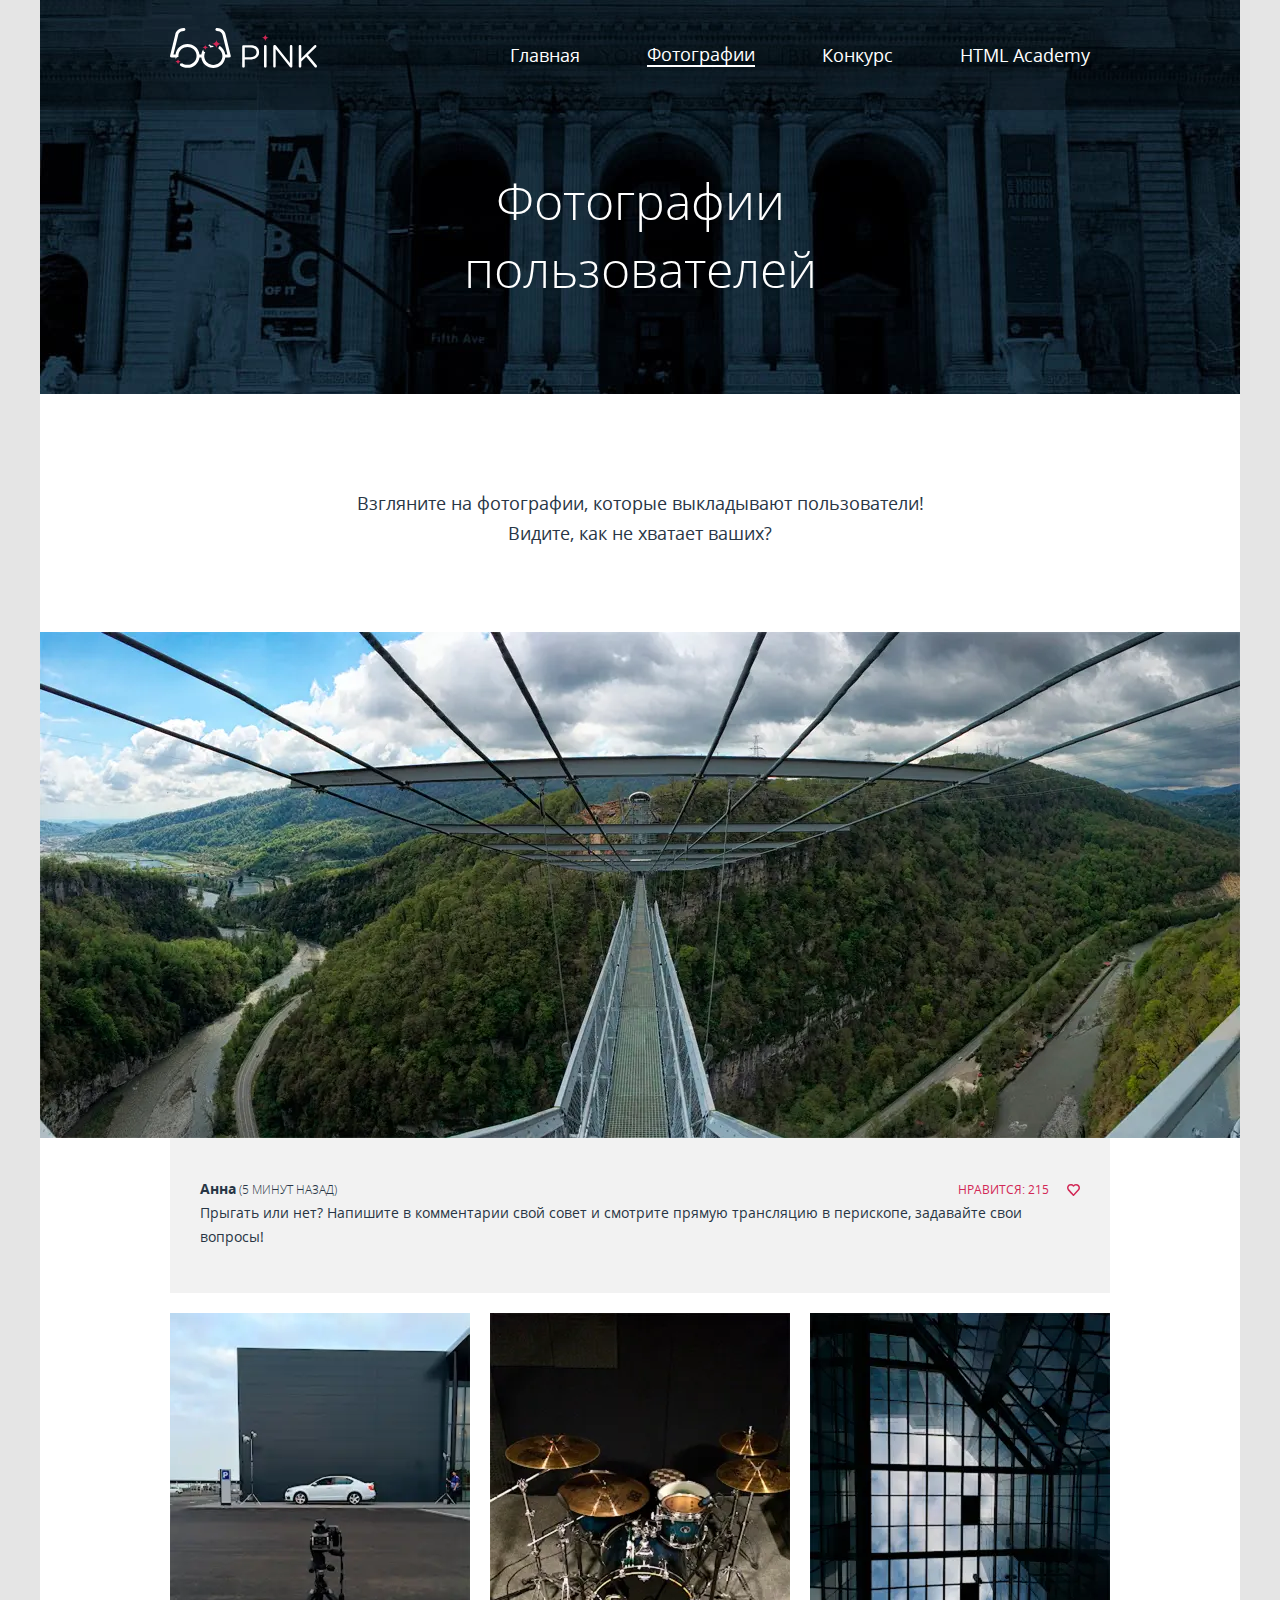
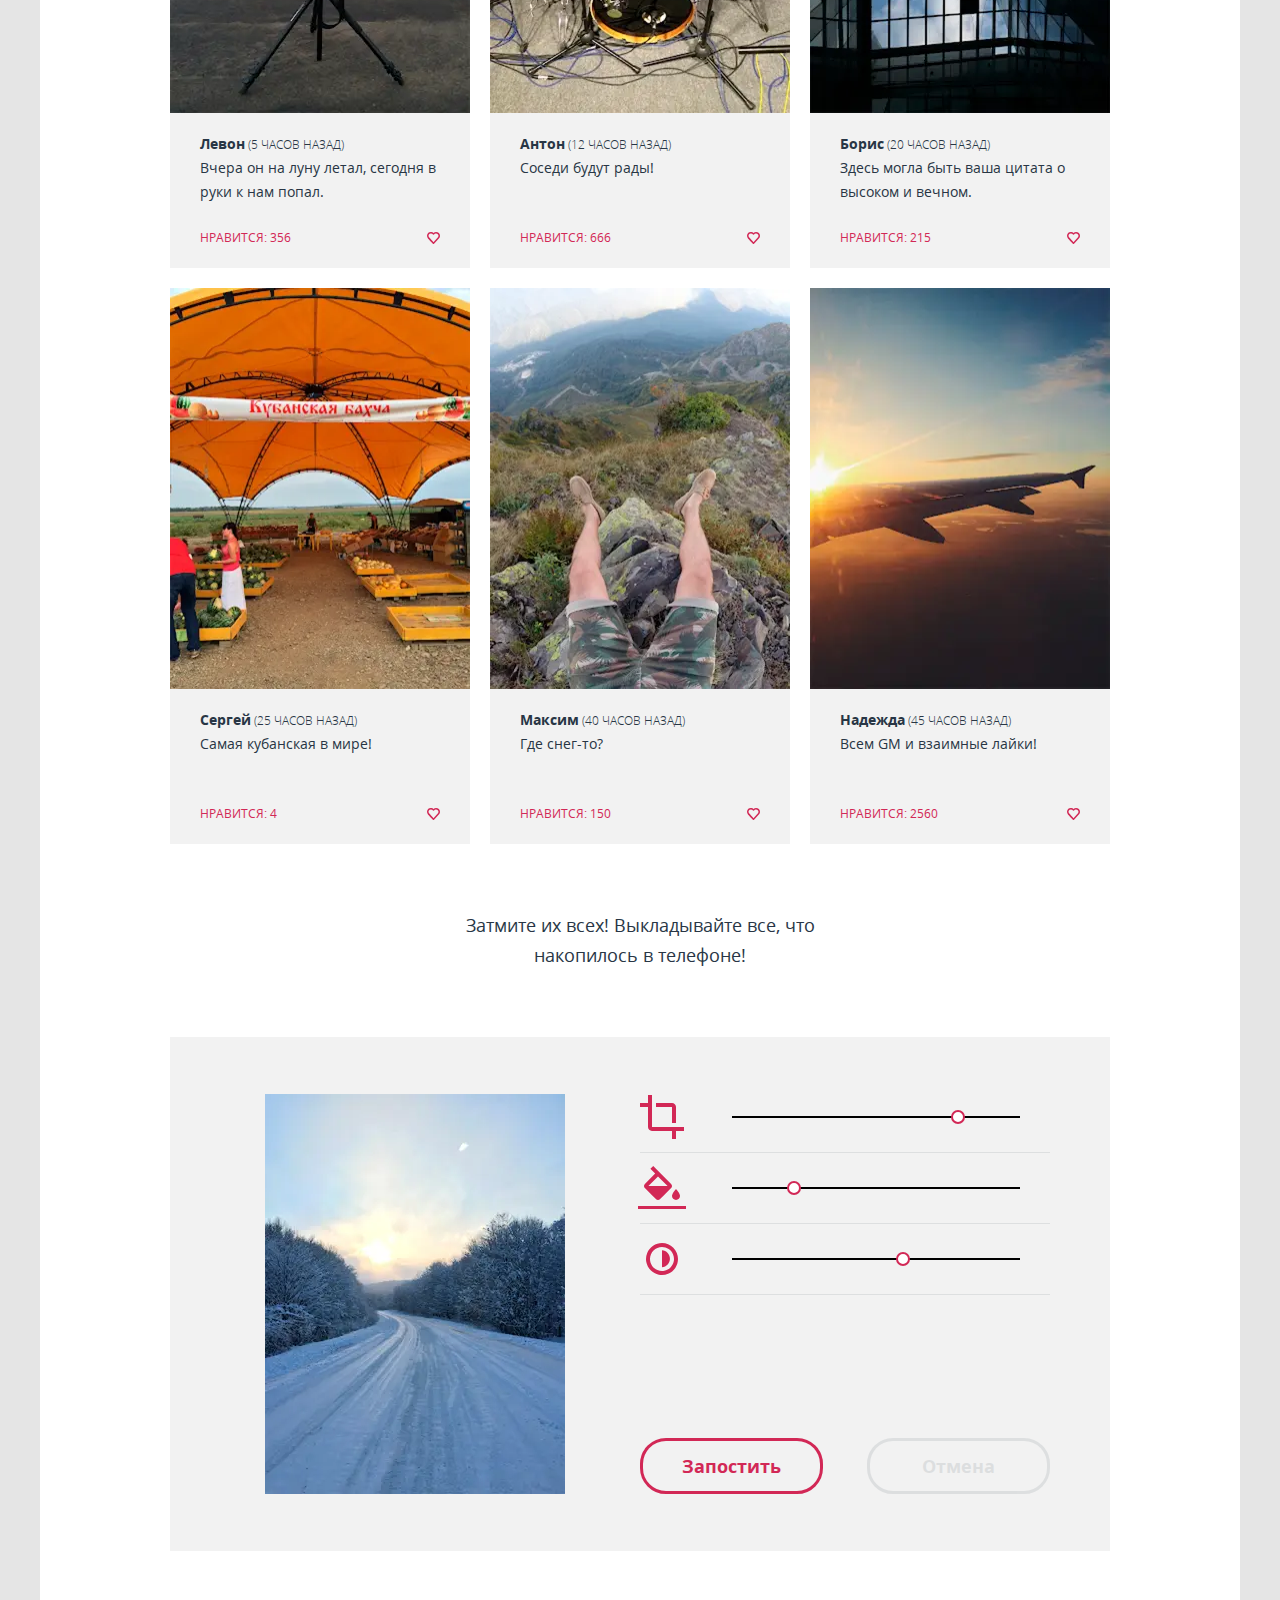
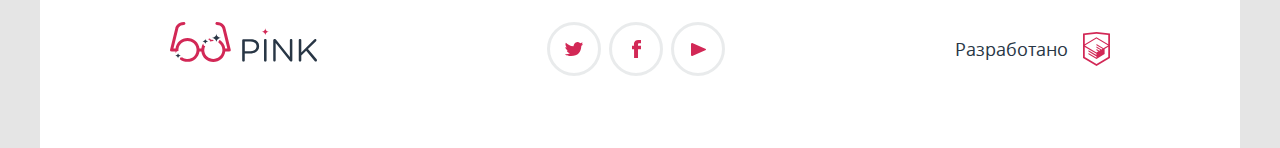
<file: js/catalog.html>
<!DOCTYPE html>
<html class="page" lang="ru">
<head>
  <meta charset="utf-8">
  <meta name="viewport" content="width=device-width,initial-scale=1">
  <title>Приложение Пинк</title>
  <link rel="apple-touch-icon" href="images/favicons/apple-touch-icon-180x180.png">
  <link rel="icon" href="favicon.ico">
  <link rel="stylesheet" href="css/style.css">
</head>
<body class="page__body">
  <svg style="display: none">
    <symbol id="logo-mobile" width="74" height="23" viewBox="0 0 74 23">
      <path d="M0.00496827 1.54857C0.00487772 1.21254 0.135804 0.889818 0.369742 0.649431C0.60368 0.409043 0.922049 0.27008 1.25676 0.262266H8.39001C13.4469 0.262266 16.7751 2.9645 16.7751 7.39179V7.45162C16.7751 12.2977 12.7415 14.8105 7.97274 14.8105H2.53836V21.611C2.55394 21.7874 2.53277 21.9651 2.47619 22.1329C2.41961 22.3006 2.32887 22.4547 2.20973 22.5854C2.09058 22.716 1.94565 22.8204 1.78416 22.8918C1.62266 22.9631 1.44812 23 1.27166 23C1.0952 23 0.920671 22.9631 0.759173 22.8918C0.597674 22.8204 0.452744 22.716 0.333602 22.5854C0.21446 22.4547 0.123708 22.3006 0.0671295 22.1329C0.0105515 21.9651 -0.0106138 21.7874 0.00496827 21.611V1.54857ZM8.07209 12.5171C11.7778 12.5171 14.2119 10.5228 14.2119 7.53139V7.47156C14.2119 4.26078 11.8175 2.59556 8.25092 2.59556H2.58804V12.4772L8.07209 12.5171Z"/>
      <path d="M21.5935 1.38904C21.5779 1.21262 21.5991 1.03487 21.6556 0.867114C21.7122 0.699353 21.803 0.545245 21.9221 0.414596C22.0412 0.283947 22.1862 0.179616 22.3477 0.108238C22.5092 0.0368607 22.6837 0 22.8602 0C23.0366 0 23.2112 0.0368607 23.3727 0.108238C23.5342 0.179616 23.6791 0.283947 23.7982 0.414596C23.9174 0.545245 24.0081 0.699353 24.0647 0.867114C24.1213 1.03487 24.1425 1.21262 24.1269 1.38904V21.611C24.1425 21.7874 24.1213 21.9651 24.0647 22.1329C24.0081 22.3006 23.9174 22.4548 23.7982 22.5854C23.6791 22.7161 23.5342 22.8204 23.3727 22.8918C23.2112 22.9631 23.0366 23 22.8602 23C22.6837 23 22.5092 22.9631 22.3477 22.8918C22.1862 22.8204 22.0412 22.7161 21.9221 22.5854C21.803 22.4548 21.7122 22.3006 21.6556 22.1329C21.5991 21.9651 21.5779 21.7874 21.5935 21.611V1.38904Z"/>
      <path d="M30.674 1.41895C30.6816 1.08908 30.8163 0.775007 31.0497 0.542621C31.2831 0.310235 31.597 0.177597 31.9258 0.172531H32.2735C32.5316 0.177833 32.7843 0.248188 33.0082 0.377127C33.2322 0.506065 33.4202 0.689448 33.5551 0.910412L47.1559 18.3104V1.35912C47.1559 1.0312 47.2857 0.7167 47.5168 0.484821C47.7478 0.252942 48.0611 0.122673 48.3879 0.122673C48.7146 0.122673 49.0279 0.252942 49.259 0.484821C49.49 0.7167 49.6198 1.0312 49.6198 1.35912V21.6508C49.6252 21.8051 49.5993 21.9589 49.5435 22.1028C49.4878 22.2467 49.4034 22.3777 49.2956 22.4878C49.1877 22.5979 49.0587 22.6848 48.9163 22.7432C48.7739 22.8016 48.6211 22.8303 48.4673 22.8275H48.3382C48.0744 22.8092 47.8184 22.7294 47.5908 22.5944C47.3631 22.4593 47.17 22.2728 47.0268 22.0497L33.1179 4.24085V21.6508C33.1158 21.9722 32.991 22.2805 32.7692 22.5124C32.5474 22.7442 32.2456 22.882 31.9258 22.8973C31.6008 22.892 31.291 22.7581 31.064 22.5246C30.8369 22.2911 30.711 21.9771 30.7137 21.6508V1.41895H30.674Z"/>
      <path d="M55.9384 1.38904C55.9228 1.21262 55.944 1.03487 56.0005 0.867114C56.0571 0.699353 56.1479 0.545245 56.267 0.414596C56.3862 0.283947 56.5311 0.179616 56.6926 0.108238C56.8541 0.0368607 57.0286 0 57.2051 0C57.3815 0 57.5561 0.0368607 57.7176 0.108238C57.8791 0.179616 58.024 0.283947 58.1431 0.414596C58.2623 0.545245 58.353 0.699353 58.4096 0.867114C58.4662 1.03487 58.4874 1.21262 58.4718 1.38904V13.6837L71.2282 0.551443C71.4899 0.279712 71.8455 0.119105 72.2216 0.10273C72.5468 0.115453 72.8548 0.252812 73.0821 0.486531C73.3094 0.72025 73.4388 1.03254 73.4436 1.35912C73.4366 1.52896 73.3961 1.69572 73.3245 1.84975C73.2529 2.00379 73.1516 2.14205 73.0264 2.25655L65.0785 10.1539L73.6523 20.6836C73.8764 20.9441 73.9998 21.2768 74 21.6209C73.9961 21.7933 73.9583 21.9633 73.8887 22.121C73.8191 22.2786 73.719 22.4209 73.5943 22.5395C73.4696 22.6582 73.3228 22.7509 73.1622 22.8123C73.0016 22.8737 72.8305 22.9026 72.6588 22.8973C72.4588 22.8891 72.2639 22.8322 72.0908 22.7314C71.9177 22.6306 71.7716 22.4891 71.6653 22.3189L63.3001 11.859L58.4718 16.7051V21.591C58.4718 21.7573 58.4391 21.922 58.3757 22.0756C58.3123 22.2293 58.2194 22.3689 58.1022 22.4865C57.9851 22.6041 57.846 22.6973 57.6929 22.761C57.5398 22.8246 57.3757 22.8574 57.21 22.8574C57.0443 22.8574 56.8803 22.8246 56.7272 22.761C56.5741 22.6973 56.435 22.6041 56.3179 22.4865C56.2007 22.3689 56.1078 22.2293 56.0443 22.0756C55.9809 21.922 55.9483 21.7573 55.9483 21.591V1.38904H55.9384Z"/>
    </symbol>
    <symbol id="logo-tablet" width="145" height="40" viewBox="0 0 145 40">
      <path fill-rule="evenodd" clip-rule="evenodd" d="M53.8917 6.58616L58.9302 27.7312C59.0013 27.9491 59.0184 28.1815 58.98 28.4078C58.9417 28.6341 58.849 28.8472 58.7102 29.0284C58.5715 29.2096 58.3909 29.3532 58.1845 29.4465C57.978 29.5398 57.7522 29.58 57.5268 29.5635H53.5201C52.8298 35.3747 47.9494 39.8784 42.0315 39.8784C36.1136 39.8784 31.2332 35.3747 30.543 29.5635H28.5778C27.8869 35.442 22.9527 40 16.9685 40C10.9742 40 6.0335 35.4266 5.35571 29.5337H1.45014C1.22961 29.5445 1.00974 29.5014 0.808914 29.4082C0.608085 29.315 0.432119 29.1743 0.295711 28.9979C0.159304 28.8214 0.0664152 28.6144 0.0248022 28.3941C-0.0168108 28.1737 -0.00593994 27.9464 0.0565069 27.7312L5.10477 6.58616C5.45562 4.25872 7.63865 0 13.4861 0C13.8738 0 14.2456 0.156518 14.5197 0.435122C14.7939 0.713727 14.9479 1.0916 14.9479 1.4856C14.9479 1.87961 14.7939 2.25748 14.5197 2.53608C14.2456 2.81468 13.8738 2.9712 13.4861 2.9712C8.7789 2.9712 8.04797 6.6654 7.9895 7.07146L3.3408 26.6022H5.37467C6.12089 20.7847 11.0272 16.2918 16.9685 16.2918C22.9066 16.2918 27.8107 20.7798 28.5611 26.5926L30.5587 26.6017C31.3043 20.8518 36.1567 16.4134 42.0315 16.4134C47.9178 16.4134 52.7776 20.8691 53.5086 26.6353V26.5824H55.6459L51.007 7.07146C50.9387 6.6654 50.237 2.9712 45.5104 2.9712C45.1227 2.9712 44.7509 2.81468 44.4767 2.53608C44.2026 2.25748 44.0485 1.87961 44.0485 1.4856C44.0485 1.0916 44.2026 0.713727 44.4767 0.435122C44.7509 0.156518 45.1227 0 45.5104 0C51.3578 0 53.5408 4.25872 53.8917 6.58616ZM25.6722 29.5635C25.7448 29.1018 25.7825 28.6283 25.7825 28.1459C25.7825 27.6164 25.7371 27.0977 25.65 26.5935C24.9252 22.3982 21.3141 19.2097 16.9685 19.2097C12.6203 19.2097 9.00753 22.402 8.28571 26.601C8.19945 27.1028 8.15447 27.619 8.15447 28.1459C8.15447 28.6205 8.19096 29.0864 8.26125 29.541C8.92191 33.8136 12.5687 37.0821 16.9685 37.0821C21.3605 37.0821 25.0023 33.8251 25.6722 29.5635ZM50.6138 29.5635C50.6874 29.102 50.7256 28.6285 50.7256 28.1459C50.7256 23.2777 46.8331 19.3313 42.0315 19.3313C37.2299 19.3313 33.3374 23.2777 33.3374 28.1459C33.3374 28.6285 33.3756 29.102 33.4492 29.5635C34.118 33.7577 37.7058 36.9605 42.0315 36.9605C46.3572 36.9605 49.945 33.7577 50.6138 29.5635Z"/>
      <path d="M71.005 18.5486C71.0049 18.2125 71.1358 17.8898 71.3697 17.6494C71.6037 17.409 71.9221 17.2701 72.2568 17.2623H79.39C84.4469 17.2623 87.7751 19.9645 87.7751 24.3918V24.4516C87.7751 29.2977 83.7415 31.8105 78.9727 31.8105H73.5384V38.611C73.5539 38.7874 73.5328 38.9651 73.4762 39.1329C73.4196 39.3006 73.3289 39.4547 73.2097 39.5854C73.0906 39.716 72.9457 39.8204 72.7842 39.8918C72.6227 39.9631 72.4481 40 72.2717 40C72.0952 40 71.9207 39.9631 71.7592 39.8918C71.5977 39.8204 71.4527 39.716 71.3336 39.5854C71.2145 39.4547 71.1237 39.3006 71.0671 39.1329C71.0106 38.9651 70.9894 38.7874 71.005 38.611V18.5486ZM79.0721 29.5171C82.7778 29.5171 85.2119 27.5228 85.2119 24.5314V24.4716C85.2119 21.2608 82.8175 19.5956 79.2509 19.5956H73.588V29.4772L79.0721 29.5171Z"/>
      <path d="M92.5935 18.389C92.5779 18.2126 92.5991 18.0349 92.6556 17.8671C92.7122 17.6994 92.803 17.5452 92.9221 17.4146C93.0412 17.2839 93.1862 17.1796 93.3477 17.1082C93.5092 17.0369 93.6837 17 93.8602 17C94.0366 17 94.2112 17.0369 94.3727 17.1082C94.5342 17.1796 94.6791 17.2839 94.7982 17.4146C94.9174 17.5452 95.0081 17.6994 95.0647 17.8671C95.1213 18.0349 95.1424 18.2126 95.1269 18.389V38.611C95.1424 38.7874 95.1213 38.9651 95.0647 39.1329C95.0081 39.3006 94.9174 39.4548 94.7982 39.5854C94.6791 39.7161 94.5342 39.8204 94.3727 39.8918C94.2112 39.9631 94.0366 40 93.8602 40C93.6837 40 93.5092 39.9631 93.3477 39.8918C93.1862 39.8204 93.0412 39.7161 92.9221 39.5854C92.803 39.4548 92.7122 39.3006 92.6556 39.1329C92.5991 38.9651 92.5779 38.7874 92.5935 38.611V18.389Z"/>
      <path d="M101.674 18.419C101.682 18.0891 101.816 17.775 102.05 17.5426C102.283 17.3102 102.597 17.1776 102.926 17.1725H103.273C103.532 17.1778 103.784 17.2482 104.008 17.3771C104.232 17.5061 104.42 17.6894 104.555 17.9104L118.156 35.3104V18.3591C118.156 18.0312 118.286 17.7167 118.517 17.4848C118.748 17.2529 119.061 17.1227 119.388 17.1227C119.715 17.1227 120.028 17.2529 120.259 17.4848C120.49 17.7167 120.62 18.0312 120.62 18.3591V38.6508C120.625 38.8051 120.599 38.9589 120.544 39.1028C120.488 39.2467 120.403 39.3777 120.296 39.4878C120.188 39.5979 120.059 39.6848 119.916 39.7432C119.774 39.8016 119.621 39.8303 119.467 39.8275H119.338C119.074 39.8092 118.818 39.7294 118.591 39.5944C118.363 39.4594 118.17 39.2728 118.027 39.0497L104.118 21.2408V38.6508C104.116 38.9722 103.991 39.2805 103.769 39.5124C103.547 39.7442 103.246 39.882 102.926 39.8973C102.601 39.892 102.291 39.7581 102.064 39.5246C101.837 39.2911 101.711 38.9771 101.714 38.6508V18.419H101.674Z"/>
      <path d="M126.938 18.389C126.923 18.2126 126.944 18.0349 127.001 17.8671C127.057 17.6994 127.148 17.5452 127.267 17.4146C127.386 17.2839 127.531 17.1796 127.693 17.1082C127.854 17.0369 128.029 17 128.205 17C128.382 17 128.556 17.0369 128.718 17.1082C128.879 17.1796 129.024 17.2839 129.143 17.4146C129.262 17.5452 129.353 17.6994 129.41 17.8671C129.466 18.0349 129.487 18.2126 129.472 18.389V30.6837L142.228 17.5514C142.49 17.2797 142.845 17.1191 143.222 17.1027C143.547 17.1155 143.855 17.2528 144.082 17.4865C144.309 17.7202 144.439 18.0325 144.444 18.3591C144.437 18.529 144.396 18.6957 144.325 18.8498C144.253 19.0038 144.152 19.1421 144.026 19.2565L136.078 27.1539L144.652 37.6836C144.876 37.9441 145 38.2768 145 38.6209C144.996 38.7933 144.958 38.9633 144.889 39.121C144.819 39.2786 144.719 39.4209 144.594 39.5395C144.47 39.6582 144.323 39.7509 144.162 39.8123C144.002 39.8737 143.831 39.9026 143.659 39.8973C143.459 39.8891 143.264 39.8322 143.091 39.7314C142.918 39.6306 142.772 39.4891 142.665 39.3189L134.3 28.859L129.472 33.7051V38.591C129.472 38.7573 129.439 38.922 129.376 39.0756C129.312 39.2293 129.219 39.3689 129.102 39.4865C128.985 39.6041 128.846 39.6973 128.693 39.761C128.54 39.8246 128.376 39.8574 128.21 39.8574C128.044 39.8574 127.88 39.8246 127.727 39.761C127.574 39.6973 127.435 39.6041 127.318 39.4865C127.201 39.3689 127.108 39.2293 127.044 39.0756C126.981 38.922 126.948 38.7573 126.948 38.591V18.389H126.938Z"/>
    </symbol>
    <symbol id="logo-desktop"  width="147" height="40" viewBox="0 0 147 40" fill="none">
      <path d="M72.1933 18.4249C72.1932 18.0921 72.3255 17.7726 72.562 17.5345C72.7985 17.2965 73.1204 17.1589 73.4588 17.1511H80.6703C85.7826 17.1511 89.1473 19.827 89.1473 24.211V24.2703C89.1473 29.069 85.0695 31.5573 80.2484 31.5573H74.7544V38.2913C74.7702 38.466 74.7488 38.6421 74.6916 38.8082C74.6344 38.9743 74.5426 39.1269 74.4222 39.2563C74.3017 39.3856 74.1552 39.489 73.992 39.5596C73.8287 39.6303 73.6522 39.6668 73.4738 39.6668C73.2954 39.6668 73.119 39.6303 72.9557 39.5596C72.7925 39.489 72.6459 39.3856 72.5255 39.2563C72.405 39.1269 72.3133 38.9743 72.2561 38.8082C72.1989 38.6421 72.1775 38.466 72.1933 38.2913V18.4249ZM80.3489 29.2863C84.0952 29.2863 86.556 27.3115 86.556 24.3493V24.29C86.556 21.1106 84.1354 19.4616 80.5297 19.4616H74.8047V29.2468L80.3489 29.2863Z" fill="white"/>
      <path d="M94.0186 18.2669C94.0028 18.0922 94.0242 17.9162 94.0814 17.7501C94.1386 17.5839 94.2304 17.4313 94.3508 17.302C94.4713 17.1726 94.6178 17.0693 94.781 16.9986C94.9443 16.9279 95.1208 16.8914 95.2992 16.8914C95.4776 16.8914 95.654 16.9279 95.8173 16.9986C95.9806 17.0693 96.1271 17.1726 96.2475 17.302C96.368 17.4313 96.4597 17.5839 96.5169 17.7501C96.5741 17.9162 96.5955 18.0922 96.5798 18.2669V38.2913C96.5955 38.466 96.5741 38.642 96.5169 38.8082C96.4597 38.9743 96.368 39.1269 96.2475 39.2563C96.1271 39.3856 95.9806 39.489 95.8173 39.5596C95.654 39.6303 95.4776 39.6668 95.2992 39.6668C95.1208 39.6668 94.9443 39.6303 94.781 39.5596C94.6178 39.489 94.4713 39.3856 94.3508 39.2563C94.2304 39.1269 94.1386 38.9743 94.0814 38.8082C94.0242 38.642 94.0028 38.466 94.0186 38.2913V18.2669Z" fill="white"/>
      <path d="M103.199 18.2965C103.206 17.9699 103.343 17.6588 103.579 17.4287C103.815 17.1986 104.132 17.0673 104.464 17.0623H104.816C105.077 17.0675 105.332 17.1372 105.559 17.2649C105.785 17.3925 105.975 17.5741 106.111 17.7929L119.862 35.0231V18.2373C119.862 17.9125 119.993 17.6011 120.226 17.3715C120.46 17.1419 120.777 17.0129 121.107 17.0129C121.437 17.0129 121.754 17.1419 121.988 17.3715C122.221 17.6011 122.352 17.9125 122.352 18.2373V38.3308C122.358 38.4836 122.332 38.6359 122.275 38.7784C122.219 38.9209 122.134 39.0506 122.025 39.1596C121.916 39.2687 121.785 39.3547 121.641 39.4125C121.497 39.4704 121.343 39.4987 121.187 39.496H121.057C120.79 39.4779 120.531 39.3989 120.301 39.2652C120.071 39.1314 119.876 38.9468 119.731 38.7258L105.67 21.0908V38.3308C105.667 38.6491 105.541 38.9544 105.317 39.184C105.093 39.4135 104.788 39.5499 104.464 39.5651C104.136 39.5599 103.823 39.4272 103.593 39.1961C103.363 38.9649 103.236 38.6539 103.239 38.3308V18.2965H103.199Z" fill="white"/>
      <path d="M128.74 18.2669C128.724 18.0922 128.746 17.9162 128.803 17.7501C128.86 17.5839 128.952 17.4313 129.072 17.302C129.193 17.1726 129.339 17.0693 129.503 16.9986C129.666 16.9279 129.842 16.8914 130.021 16.8914C130.199 16.8914 130.376 16.9279 130.539 16.9986C130.702 17.0693 130.849 17.1726 130.969 17.302C131.09 17.4313 131.181 17.5839 131.239 17.7501C131.296 17.9162 131.317 18.0922 131.301 18.2669V30.4415L144.198 17.4375C144.462 17.1684 144.822 17.0094 145.202 16.9931C145.531 17.0057 145.842 17.1418 146.072 17.3732C146.302 17.6046 146.433 17.9139 146.438 18.2373C146.43 18.4054 146.39 18.5706 146.317 18.7231C146.245 18.8756 146.142 19.0125 146.016 19.1259L137.981 26.9461L146.648 37.3731C146.875 37.631 147 37.9604 147 38.3012C146.996 38.472 146.958 38.6402 146.887 38.7964C146.817 38.9525 146.716 39.0934 146.59 39.2109C146.464 39.3284 146.315 39.4202 146.153 39.481C145.991 39.5418 145.818 39.5703 145.644 39.5651C145.442 39.557 145.245 39.5006 145.07 39.4008C144.895 39.3011 144.747 39.1609 144.64 38.9924L136.183 28.6346L131.301 33.4333V38.2716C131.301 38.4363 131.268 38.5993 131.204 38.7515C131.14 38.9036 131.046 39.0419 130.928 39.1583C130.809 39.2747 130.669 39.3671 130.514 39.4301C130.359 39.4932 130.193 39.5256 130.026 39.5256C129.858 39.5256 129.692 39.4932 129.538 39.4301C129.383 39.3671 129.242 39.2747 129.124 39.1583C129.005 39.0419 128.911 38.9036 128.847 38.7515C128.783 38.5993 128.75 38.4363 128.75 38.2716V18.2669H128.74Z" fill="white"/>
      <path d="M98.9401 9.74563C97.9749 9.74563 97.0491 9.36936 96.3656 8.69932C95.6822 8.02927 95.2969 7.12014 95.2942 6.17125C95.2942 7.11923 94.9111 8.02839 94.2293 8.69872C93.5474 9.36905 92.6226 9.74563 91.6583 9.74563C92.6235 9.74825 93.5483 10.127 94.2299 10.7989C94.9115 11.4708 95.2942 12.381 95.2942 13.3299C95.2969 12.3801 95.6818 11.4699 96.365 10.7983C97.0482 10.1267 97.974 9.74824 98.9401 9.74563Z" fill="#D22856"/>
      <path d="M43.287 19.0667C43.5381 19.0667 43.7792 19.0667 44.0202 19.0667C43.8019 18.6988 43.4897 18.3933 43.1145 18.1803C42.7393 17.9673 42.3141 17.8542 41.8809 17.8522C41.4627 17.8519 41.055 17.7233 40.7147 17.4843C40.3745 17.2454 40.1185 16.908 39.9826 16.5192C39.2588 16.7245 38.5561 16.9955 37.8834 17.3289H38.0743C38.607 17.3289 39.118 17.5369 39.4947 17.9073C39.8714 18.2776 40.083 18.7799 40.083 19.3037C40.088 19.399 40.088 19.4946 40.083 19.59C41.109 19.2225 42.1953 19.0451 43.287 19.0667Z" fill="white"/>
      <path d="M60.7332 27.6472L55.5406 6.56621C55.179 4.24582 52.9291 0 46.9028 0C46.5033 0 46.1201 0.156044 45.8375 0.433804C45.555 0.711564 45.3962 1.08829 45.3962 1.4811C45.3962 1.87391 45.555 2.25063 45.8375 2.52839C46.1201 2.80615 46.5033 2.9622 46.9028 2.9622C51.7741 2.9622 52.4973 6.6452 52.5676 7.05003L57.3484 26.5018H55.2493C55.0321 24.805 54.4439 23.1744 53.525 21.7222C52.6061 20.2701 51.3783 19.0307 49.926 18.0892C49.4712 18.2774 49.0829 18.5932 48.8096 18.9971C48.5363 19.401 48.3901 19.8751 48.3893 20.3602C48.3948 20.4457 48.3948 20.5314 48.3893 20.6169C49.6107 21.4404 50.6131 22.5401 51.3122 23.8236C52.0113 25.1072 52.3867 26.537 52.4069 27.9928C52.4008 28.4894 52.3538 28.9847 52.2663 29.4739C51.9375 31.5714 50.8559 33.484 49.2173 34.8657C47.5786 36.2474 45.4911 37.007 43.3322 37.007C41.1734 37.007 39.0859 36.2474 37.4472 34.8657C35.8086 33.484 34.727 31.5714 34.3982 29.4739C34.3107 28.9847 34.2636 28.4894 34.2576 27.9928C34.2733 26.6229 34.5993 25.2737 35.2118 24.0432C34.7037 24.0081 34.2282 23.7847 33.8814 23.4181C33.5346 23.0515 33.3424 22.569 33.3436 22.0684C33.3453 21.889 33.277 21.7159 33.1528 21.5846C32.181 23.0752 31.5662 24.7633 31.3549 26.5215H29.4868C29.1663 23.6174 27.7658 20.9319 25.5542 18.9809C23.3427 17.0298 20.4759 15.9507 17.5044 15.9507C14.5329 15.9507 11.6662 17.0298 9.45463 18.9809C7.24307 20.9319 5.84259 23.6174 5.5221 26.5215H3.44302L8.23394 7.05003C8.29421 6.6452 9.0475 2.9622 13.8987 2.9622C14.2983 2.9622 14.6815 2.80615 14.964 2.52839C15.2465 2.25063 15.4053 1.87391 15.4053 1.4811C15.4053 1.08829 15.2465 0.711564 14.964 0.433804C14.6815 0.156044 14.2983 0 13.8987 0C7.87236 0 5.62254 4.24582 5.26096 6.56621L0.0582358 27.6472C-0.00612168 27.8617 -0.0173251 28.0883 0.0255611 28.308C0.0684473 28.5277 0.164178 28.7341 0.304759 28.91C0.44534 29.0859 0.62669 29.2262 0.833664 29.3191C1.04064 29.4121 1.26723 29.455 1.49451 29.4443H5.51206C5.59378 30.055 5.72135 30.659 5.89372 31.2512C5.95717 31.1429 5.99172 31.0206 5.99416 30.8957C5.99416 30.372 6.2058 29.8697 6.58252 29.4993C6.95923 29.129 7.47017 28.9209 8.00293 28.9209C8.16603 28.9231 8.32812 28.9463 8.48504 28.99C8.44128 28.6461 8.41781 28.2999 8.41473 27.9533C8.41742 27.4569 8.46109 26.9616 8.5453 26.4722C8.86708 24.3679 9.94627 22.4469 11.5867 21.0586C13.2271 19.6702 15.3198 18.9066 17.4843 18.9066C19.6489 18.9066 21.7416 19.6702 23.382 21.0586C25.0224 22.4469 26.1016 24.3679 26.4234 26.4722C26.5076 26.9616 26.5513 27.4569 26.554 27.9533C26.5382 30.3054 25.5807 32.5567 23.8889 34.2199C22.1971 35.8831 19.907 36.8243 17.5145 36.8399C15.5563 36.8663 13.6424 36.2668 12.0607 35.1317C11.6982 35.4412 11.235 35.6128 10.755 35.6155C10.5569 35.6181 10.3679 35.6973 10.2288 35.8359C10.0897 35.9745 10.0117 36.1613 10.0117 36.356C10.009 36.6321 9.94739 36.9046 9.83092 37.1558C11.9797 38.9066 14.6835 39.8636 17.4743 39.8613C20.4223 39.8738 23.2728 38.8236 25.4864 36.9095C27.7 34.9953 29.1232 32.35 29.4868 29.4739H31.3147C31.6456 32.3691 33.0499 35.0431 35.2593 36.9848C37.4688 38.9266 40.3285 40 43.2921 40C46.2557 40 49.1154 38.9266 51.3248 36.9848C53.5343 35.0431 54.9385 32.3691 55.2694 29.4739H59.2869C59.5191 29.4904 59.7519 29.4503 59.9647 29.3573C60.1774 29.2642 60.3635 29.121 60.5065 28.9404C60.6495 28.7598 60.7451 28.5473 60.7846 28.3217C60.8241 28.0961 60.8065 27.8645 60.7332 27.6472Z" fill="white"/>
      <path d="M50.9203 15.9169C50.3273 15.9182 49.7398 15.8045 49.1915 15.5822C48.6432 15.36 48.1448 15.0337 47.725 14.6219C47.3052 14.21 46.9721 13.7209 46.7448 13.1823C46.5176 12.6438 46.4006 12.0665 46.4006 11.4835C46.3979 12.6602 45.9206 13.7878 45.0733 14.619C44.2259 15.4501 43.0778 15.9169 41.8809 15.9169C43.0788 15.9195 44.2268 16.3885 45.0739 17.2212C45.9209 18.0539 46.3979 19.1825 46.4006 20.3602C46.4006 19.1817 46.8768 18.0516 47.7244 17.2183C48.572 16.385 49.7216 15.9169 50.9203 15.9169Z" fill="#D22856"/>
      <path d="M38.0743 19.3826C37.3417 19.3826 36.6392 19.0966 36.1212 18.5873C35.6032 18.0781 35.3122 17.3875 35.3122 16.6673C35.3122 17.3857 35.0226 18.0749 34.5068 18.5839C33.9909 19.0928 33.291 19.38 32.5602 19.3826C33.2901 19.3826 33.99 19.6677 34.5062 20.1751C35.0223 20.6824 35.3122 21.3706 35.3122 22.0881C35.3149 21.3697 35.607 20.6816 36.1247 20.1745C36.6424 19.6674 37.3435 19.3826 38.0743 19.3826Z" fill="#D22856"/>
      <path d="M10.7851 33.6407C10.0561 33.6355 9.35868 33.3471 8.84503 32.8384C8.33138 32.3298 8.04314 31.6421 8.04316 30.9253C8.04316 31.6438 7.75354 32.333 7.23772 32.8419C6.7219 33.3508 6.02194 33.6381 5.29114 33.6407C6.02194 33.6433 6.7219 33.9305 7.23772 34.4395C7.75354 34.9484 8.04316 35.6376 8.04316 36.356C8.04314 35.6393 8.33138 34.9516 8.84503 34.4429C9.35868 33.9343 10.0561 33.6459 10.7851 33.6407Z" fill="#D22856"/>
    </symbol>
    <symbol id="htmlacademy-logo" width="27" height="34" viewBox="0 0 27 34">
      <path d="M13.6426 0.0157537L13.5 0L0 1.40733V26.0129L13.5 34L27 26.0129V1.40733L13.6426 0.0157537ZM25.2344 25.0151L13.5 31.9573L1.76561 25.0151V14.9293L13.4507 21.8451L13.4701 23.0984L5.45351 18.3548L5.44295 19.5801L13.4894 24.3885L13.5088 25.675L5.46408 20.9174L5.45351 22.1427L13.5 26.9511L21.6239 22.1182V20.8929V16.909L25.2432 14.7595L25.2344 25.0151ZM25.2344 13.4519L22.0147 15.3319L20.5325 16.2071L13.4666 12.0201L13.456 13.2454L19.4957 16.818L19.4429 16.8495L19.3126 16.9247L18.4536 17.4166L13.4666 14.4689L13.456 15.6942L17.3921 18.0222L16.4591 18.6314L16.438 18.6436L13.4666 16.902L13.456 18.1273L15.4029 19.2615L13.4155 20.4483L1.7973 13.5762L13.4349 6.61831L25.2344 13.4519ZM25.2344 12.2266L13.4401 5.31075L1.76561 12.2196V2.9897L13.5 1.76442L25.2344 2.9897V12.2266Z"/>
    </symbol>
    <symbol id="footer-logo-mobile" width="145" height="40" viewBox="0 0 145 40">
      <g class="logo-pink">
        <path d="M71.005 18.5486C71.0049 18.2125 71.1358 17.8898 71.3697 17.6494C71.6037 17.409 71.922 17.2701 72.2568 17.2623H79.39C84.4469 17.2623 87.7751 19.9645 87.7751 24.3918V24.4516C87.7751 29.2977 83.7415 31.8105 78.9727 31.8105H73.5384V38.611C73.5539 38.7874 73.5328 38.9651 73.4762 39.1329C73.4196 39.3006 73.3289 39.4547 73.2097 39.5854C73.0906 39.716 72.9457 39.8204 72.7842 39.8918C72.6227 39.9631 72.4481 40 72.2717 40C72.0952 40 71.9207 39.9631 71.7592 39.8918C71.5977 39.8204 71.4527 39.716 71.3336 39.5854C71.2145 39.4547 71.1237 39.3006 71.0671 39.1329C71.0106 38.9651 70.9894 38.7874 71.005 38.611V18.5486ZM79.0721 29.5171C82.7778 29.5171 85.2119 27.5228 85.2119 24.5314V24.4716C85.2119 21.2608 82.8175 19.5956 79.2509 19.5956H73.588V29.4772L79.0721 29.5171Z"/>
        <path d="M92.5935 18.389C92.5779 18.2126 92.5991 18.0349 92.6556 17.8671C92.7122 17.6994 92.803 17.5452 92.9221 17.4146C93.0412 17.2839 93.1862 17.1796 93.3477 17.1082C93.5092 17.0369 93.6837 17 93.8602 17C94.0366 17 94.2112 17.0369 94.3727 17.1082C94.5342 17.1796 94.6791 17.2839 94.7982 17.4146C94.9174 17.5452 95.0081 17.6994 95.0647 17.8671C95.1213 18.0349 95.1425 18.2126 95.1269 18.389V38.611C95.1425 38.7874 95.1213 38.9651 95.0647 39.1329C95.0081 39.3006 94.9174 39.4548 94.7982 39.5854C94.6791 39.7161 94.5342 39.8204 94.3727 39.8918C94.2112 39.9631 94.0366 40 93.8602 40C93.6837 40 93.5092 39.9631 93.3477 39.8918C93.1862 39.8204 93.0412 39.7161 92.9221 39.5854C92.803 39.4548 92.7122 39.3006 92.6556 39.1329C92.5991 38.9651 92.5779 38.7874 92.5935 38.611V18.389Z"/>
        <path d="M101.674 18.419C101.682 18.0891 101.816 17.775 102.05 17.5426C102.283 17.3102 102.597 17.1776 102.926 17.1725H103.273C103.532 17.1778 103.784 17.2482 104.008 17.3771C104.232 17.5061 104.42 17.6894 104.555 17.9104L118.156 35.3104V18.3591C118.156 18.0312 118.286 17.7167 118.517 17.4848C118.748 17.2529 119.061 17.1227 119.388 17.1227C119.715 17.1227 120.028 17.2529 120.259 17.4848C120.49 17.7167 120.62 18.0312 120.62 18.3591V38.6508C120.625 38.8051 120.599 38.9589 120.544 39.1028C120.488 39.2467 120.403 39.3777 120.296 39.4878C120.188 39.5979 120.059 39.6848 119.916 39.7432C119.774 39.8016 119.621 39.8303 119.467 39.8275H119.338C119.074 39.8092 118.818 39.7294 118.591 39.5944C118.363 39.4593 118.17 39.2728 118.027 39.0497L104.118 21.2408V38.6508C104.116 38.9722 103.991 39.2805 103.769 39.5124C103.547 39.7442 103.246 39.882 102.926 39.8973C102.601 39.892 102.291 39.7581 102.064 39.5246C101.837 39.2911 101.711 38.9771 101.714 38.6508V18.419H101.674Z"/>
        <path d="M126.938 18.389C126.923 18.2126 126.944 18.0349 127.001 17.8671C127.057 17.6994 127.148 17.5452 127.267 17.4146C127.386 17.2839 127.531 17.1796 127.693 17.1082C127.854 17.0369 128.029 17 128.205 17C128.382 17 128.556 17.0369 128.718 17.1082C128.879 17.1796 129.024 17.2839 129.143 17.4146C129.262 17.5452 129.353 17.6994 129.41 17.8671C129.466 18.0349 129.487 18.2126 129.472 18.389V30.6837L142.228 17.5514C142.49 17.2797 142.845 17.1191 143.222 17.1027C143.547 17.1155 143.855 17.2528 144.082 17.4865C144.309 17.7202 144.439 18.0325 144.444 18.3591C144.437 18.529 144.396 18.6957 144.325 18.8498C144.253 19.0038 144.152 19.1421 144.026 19.2565L136.078 27.1539L144.652 37.6836C144.876 37.9441 145 38.2768 145 38.6209C144.996 38.7933 144.958 38.9633 144.889 39.121C144.819 39.2786 144.719 39.4209 144.594 39.5395C144.47 39.6582 144.323 39.7509 144.162 39.8123C144.002 39.8737 143.831 39.9026 143.659 39.8973C143.459 39.8891 143.264 39.8322 143.091 39.7314C142.918 39.6306 142.772 39.4891 142.665 39.3189L134.3 28.859L129.472 33.7051V38.591C129.472 38.7573 129.439 38.922 129.376 39.0756C129.312 39.2293 129.219 39.3689 129.102 39.4865C128.985 39.6041 128.846 39.6973 128.693 39.761C128.54 39.8246 128.376 39.8574 128.21 39.8574C128.044 39.8574 127.88 39.8246 127.727 39.761C127.574 39.6973 127.435 39.6041 127.318 39.4865C127.201 39.3689 127.108 39.2293 127.044 39.0756C126.981 38.922 126.948 38.7573 126.948 38.591V18.389H126.938Z"/>
      </g>
      <g class="logo-glasses">
        <path fill-rule="evenodd" clip-rule="evenodd" d="M53.8917 6.58616L58.9302 27.7312C59.0013 27.9491 59.0184 28.1815 58.98 28.4078C58.9417 28.6341 58.849 28.8472 58.7102 29.0284C58.5715 29.2096 58.3909 29.3532 58.1845 29.4465C57.978 29.5398 57.7522 29.58 57.5268 29.5635H53.5201C52.8298 35.3747 47.9494 39.8784 42.0315 39.8784C36.1136 39.8784 31.2332 35.3747 30.543 29.5635H28.5778C27.8869 35.442 22.9527 40 16.9685 40C10.9742 40 6.0335 35.4266 5.35571 29.5337H1.45014C1.22961 29.5445 1.00974 29.5014 0.808914 29.4082C0.608085 29.315 0.432119 29.1743 0.295711 28.9979C0.159304 28.8214 0.0664152 28.6144 0.0248022 28.3941C-0.0168108 28.1737 -0.00593994 27.9464 0.0565069 27.7312L5.10477 6.58616C5.45562 4.25872 7.63865 0 13.4861 0C13.8738 0 14.2456 0.156518 14.5197 0.435122C14.7939 0.713727 14.9479 1.0916 14.9479 1.4856C14.9479 1.87961 14.7939 2.25748 14.5197 2.53608C14.2456 2.81468 13.8738 2.9712 13.4861 2.9712C8.7789 2.9712 8.04797 6.6654 7.9895 7.07146L3.3408 26.6022H5.37467C6.12089 20.7847 11.0272 16.2918 16.9685 16.2918C22.9066 16.2918 27.8107 20.7798 28.5611 26.5926L30.5587 26.6017C31.3043 20.8518 36.1567 16.4134 42.0315 16.4134C47.9178 16.4134 52.7776 20.8691 53.5086 26.6353V26.5824H55.6459L51.007 7.07146C50.9387 6.6654 50.237 2.9712 45.5104 2.9712C45.1227 2.9712 44.7509 2.81468 44.4767 2.53608C44.2026 2.25748 44.0485 1.87961 44.0485 1.4856C44.0485 1.0916 44.2026 0.713727 44.4767 0.435122C44.7509 0.156518 45.1227 0 45.5104 0C51.3578 0 53.5408 4.25872 53.8917 6.58616ZM25.6722 29.5635C25.7448 29.1018 25.7825 28.6283 25.7825 28.1459C25.7825 27.6164 25.7371 27.0977 25.65 26.5935C24.9252 22.3982 21.3141 19.2097 16.9685 19.2097C12.6203 19.2097 9.00753 22.402 8.28571 26.601C8.19945 27.1028 8.15447 27.619 8.15447 28.1459C8.15447 28.6205 8.19096 29.0864 8.26125 29.541C8.92191 33.8136 12.5687 37.0821 16.9685 37.0821C21.3605 37.0821 25.0023 33.8251 25.6722 29.5635ZM50.6138 29.5635C50.6874 29.102 50.7256 28.6285 50.7256 28.1459C50.7256 23.2777 46.8331 19.3313 42.0315 19.3313C37.2299 19.3313 33.3374 23.2777 33.3374 28.1459C33.3374 28.6285 33.3756 29.102 33.4492 29.5635C34.118 33.7577 37.7058 36.9605 42.0315 36.9605C46.3572 36.9605 49.945 33.7577 50.6138 29.5635Z"/>
      </g>
    </symbol>
    <symbol id="footer-logo-desktop" width="147" height="40" viewBox="0 0 147 40">
      <path d="M72.1933 18.4251C72.1932 18.0924 72.3255 17.7728 72.562 17.5348C72.7985 17.2967 73.1204 17.1591 73.4588 17.1514H80.6703C85.7826 17.1514 89.1473 19.8272 89.1473 24.2113V24.2705C89.1473 29.0693 85.0695 31.5575 80.2484 31.5575H74.7544V38.2916C74.7702 38.4663 74.7488 38.6423 74.6916 38.8084C74.6344 38.9745 74.5426 39.1271 74.4222 39.2565C74.3017 39.3859 74.1552 39.4892 73.992 39.5599C73.8287 39.6306 73.6522 39.6671 73.4738 39.6671C73.2954 39.6671 73.119 39.6306 72.9557 39.5599C72.7925 39.4892 72.6459 39.3859 72.5255 39.2565C72.405 39.1271 72.3133 38.9745 72.2561 38.8084C72.1989 38.6423 72.1775 38.4663 72.1933 38.2916V18.4251ZM80.3489 29.2865C84.0952 29.2865 86.556 27.3117 86.556 24.3495V24.2903C86.556 21.1108 84.1354 19.4619 80.5297 19.4619H74.8047V29.247L80.3489 29.2865Z" fill="#283645"/>
      <path d="M94.0186 18.2671C94.0028 18.0924 94.0242 17.9164 94.0814 17.7502C94.1386 17.5841 94.2304 17.4315 94.3508 17.3021C94.4713 17.1728 94.6178 17.0695 94.781 16.9988C94.9443 16.9281 95.1208 16.8916 95.2992 16.8916C95.4776 16.8916 95.654 16.9281 95.8173 16.9988C95.9806 17.0695 96.1271 17.1728 96.2475 17.3021C96.368 17.4315 96.4597 17.5841 96.5169 17.7502C96.5741 17.9164 96.5955 18.0924 96.5798 18.2671V38.2915C96.5955 38.4662 96.5741 38.6422 96.5169 38.8084C96.4597 38.9745 96.368 39.1271 96.2475 39.2565C96.1271 39.3858 95.9806 39.4891 95.8173 39.5598C95.654 39.6305 95.4776 39.667 95.2992 39.667C95.1208 39.667 94.9443 39.6305 94.781 39.5598C94.6178 39.4891 94.4713 39.3858 94.3508 39.2565C94.2304 39.1271 94.1386 38.9745 94.0814 38.8084C94.0242 38.6422 94.0028 38.4662 94.0186 38.2915V18.2671Z" fill="#283645"/>
      <path d="M103.199 18.2963C103.206 17.9697 103.343 17.6587 103.579 17.4285C103.815 17.1984 104.132 17.0671 104.464 17.0621H104.816C105.077 17.0673 105.332 17.137 105.559 17.2647C105.785 17.3923 105.975 17.5739 106.111 17.7927L119.862 35.0229V18.2371C119.862 17.9123 119.993 17.6009 120.226 17.3713C120.46 17.1417 120.777 17.0127 121.107 17.0127C121.437 17.0127 121.754 17.1417 121.988 17.3713C122.221 17.6009 122.352 17.9123 122.352 18.2371V38.3306C122.358 38.4834 122.332 38.6357 122.275 38.7782C122.219 38.9207 122.134 39.0504 122.025 39.1594C121.916 39.2685 121.785 39.3545 121.641 39.4123C121.497 39.4702 121.343 39.4986 121.187 39.4958H121.057C120.79 39.4777 120.531 39.3987 120.301 39.265C120.071 39.1313 119.876 38.9466 119.731 38.7256L105.67 21.0907V38.3306C105.667 38.6489 105.541 38.9542 105.317 39.1838C105.093 39.4134 104.788 39.5498 104.464 39.5649C104.136 39.5597 103.823 39.4271 103.593 39.1959C103.363 38.9647 103.236 38.6537 103.239 38.3306V18.2963H103.199Z" fill="#283645"/>
      <path d="M128.74 18.2671C128.724 18.0924 128.746 17.9164 128.803 17.7502C128.86 17.5841 128.952 17.4315 129.072 17.3021C129.193 17.1728 129.339 17.0695 129.503 16.9988C129.666 16.9281 129.842 16.8916 130.021 16.8916C130.199 16.8916 130.376 16.9281 130.539 16.9988C130.702 17.0695 130.849 17.1728 130.969 17.3021C131.09 17.4315 131.181 17.5841 131.239 17.7502C131.296 17.9164 131.317 18.0924 131.301 18.2671V30.4417L144.198 17.4377C144.462 17.1686 144.822 17.0095 145.202 16.9933C145.531 17.0059 145.842 17.1419 146.072 17.3734C146.302 17.6048 146.433 17.9141 146.438 18.2375C146.43 18.4056 146.39 18.5708 146.317 18.7233C146.245 18.8758 146.142 19.0127 146.016 19.1261L137.981 26.9463L146.648 37.3733C146.875 37.6312 147 37.9606 147 38.3014C146.996 38.4721 146.958 38.6404 146.887 38.7965C146.817 38.9527 146.716 39.0936 146.59 39.2111C146.464 39.3286 146.315 39.4203 146.153 39.4811C145.991 39.5419 145.818 39.5705 145.644 39.5653C145.441 39.5598 145.243 39.5045 145.068 39.4045C144.892 39.3044 144.745 39.1629 144.64 38.9926L136.193 28.6348L131.301 33.4335V38.2718C131.301 38.4365 131.268 38.5995 131.204 38.7517C131.14 38.9038 131.046 39.0421 130.928 39.1585C130.809 39.2749 130.669 39.3673 130.514 39.4303C130.359 39.4933 130.193 39.5258 130.026 39.5258C129.858 39.5258 129.692 39.4933 129.538 39.4303C129.383 39.3673 129.242 39.2749 129.124 39.1585C129.005 39.0421 128.911 38.9038 128.847 38.7517C128.783 38.5995 128.75 38.4365 128.75 38.2718V18.2671H128.74Z" fill="#283645"/>
      <path d="M98.9401 9.74577C97.9749 9.74578 97.0491 9.36951 96.3656 8.69946C95.6822 8.02942 95.2969 7.12028 95.2942 6.17139C95.2942 7.11937 94.9111 8.02853 94.2293 8.69886C93.5474 9.36919 92.6226 9.74577 91.6583 9.74577C92.6235 9.74839 93.5483 10.1272 94.2299 10.7991C94.9115 11.471 95.2942 12.3811 95.2942 13.33C95.2969 12.3802 95.6818 11.4701 96.365 10.7985C97.0482 10.1268 97.974 9.74838 98.9401 9.74577Z" fill="#D22856"/>
      <path d="M43.287 19.0665C43.5381 19.0665 43.7792 19.0665 44.0202 19.0665C43.8019 18.6987 43.4897 18.3932 43.1145 18.1802C42.7393 17.9672 42.3141 17.8541 41.8809 17.852C41.4627 17.8517 41.055 17.7231 40.7147 17.4842C40.3745 17.2452 40.1185 16.9078 39.9826 16.519C39.2588 16.7243 38.5561 16.9954 37.8834 17.3287H38.0743C38.607 17.3287 39.118 17.5368 39.4947 17.9071C39.8714 18.2775 40.083 18.7798 40.083 19.3035C40.088 19.3989 40.088 19.4945 40.083 19.5899C41.109 19.2223 42.1953 19.0449 43.287 19.0665Z" fill="#D22856"/>
      <path d="M60.7332 27.6472L55.5406 6.56621C55.179 4.24582 52.9291 0 46.9028 0C46.5033 0 46.1201 0.156044 45.8375 0.433804C45.555 0.711564 45.3962 1.08829 45.3962 1.4811C45.3962 1.87391 45.555 2.25063 45.8375 2.52839C46.1201 2.80615 46.5033 2.9622 46.9028 2.9622C51.7741 2.9622 52.4973 6.6452 52.5676 7.05003L57.3484 26.5018H55.2493C55.0321 24.805 54.4439 23.1744 53.525 21.7222C52.6061 20.2701 51.3783 19.0307 49.926 18.0892C49.4712 18.2774 49.0829 18.5932 48.8096 18.9971C48.5363 19.401 48.3901 19.8751 48.3893 20.3602C48.3948 20.4457 48.3948 20.5314 48.3893 20.6169C49.6107 21.4404 50.6131 22.5401 51.3122 23.8236C52.0113 25.1072 52.3867 26.537 52.4069 27.9928C52.4008 28.4894 52.3538 28.9847 52.2663 29.4739C51.9375 31.5714 50.8559 33.484 49.2173 34.8657C47.5786 36.2474 45.4911 37.007 43.3322 37.007C41.1734 37.007 39.0859 36.2474 37.4472 34.8657C35.8086 33.484 34.727 31.5714 34.3982 29.4739C34.3107 28.9847 34.2636 28.4894 34.2576 27.9928C34.2733 26.6229 34.5993 25.2737 35.2118 24.0432C34.7037 24.0081 34.2282 23.7847 33.8814 23.4181C33.5346 23.0515 33.3424 22.569 33.3436 22.0684C33.3453 21.889 33.277 21.7159 33.1528 21.5846C32.181 23.0752 31.5662 24.7633 31.3549 26.5215H29.4868C29.1663 23.6174 27.7658 20.9319 25.5542 18.9809C23.3427 17.0298 20.4759 15.9507 17.5044 15.9507C14.5329 15.9507 11.6662 17.0298 9.45463 18.9809C7.24307 20.9319 5.84259 23.6174 5.5221 26.5215H3.44302L8.23394 7.05003C8.29421 6.6452 9.0475 2.9622 13.8987 2.9622C14.2983 2.9622 14.6815 2.80615 14.964 2.52839C15.2465 2.25063 15.4053 1.87391 15.4053 1.4811C15.4053 1.08829 15.2465 0.711564 14.964 0.433804C14.6815 0.156044 14.2983 0 13.8987 0C7.87236 0 5.62254 4.24582 5.26096 6.56621L0.0582358 27.6472C-0.00612168 27.8617 -0.0173251 28.0883 0.0255611 28.308C0.0684473 28.5277 0.164178 28.7341 0.304759 28.91C0.44534 29.0859 0.62669 29.2262 0.833664 29.3191C1.04064 29.4121 1.26723 29.455 1.49451 29.4443H5.51206C5.59378 30.055 5.72135 30.659 5.89372 31.2512C5.95717 31.1429 5.99172 31.0206 5.99416 30.8957C5.99416 30.372 6.2058 29.8697 6.58252 29.4993C6.95923 29.129 7.47017 28.9209 8.00293 28.9209C8.16525 28.9248 8.32675 28.9446 8.48504 28.9802C8.44252 28.6526 8.41904 28.323 8.41473 27.9928C8.41742 27.4964 8.46109 27.0011 8.5453 26.5117C8.86708 24.4074 9.94627 22.4864 11.5867 21.0981C13.2271 19.7097 15.3198 18.9461 17.4843 18.9461C19.6489 18.9461 21.7416 19.7097 23.382 21.0981C25.0224 22.4864 26.1016 24.4074 26.4234 26.5117C26.5076 27.0011 26.5513 27.4964 26.554 27.9928C26.5638 29.6507 26.1017 31.2782 25.2199 32.6915C24.3381 34.1047 23.0717 35.2472 21.5639 35.9899C20.0561 36.7326 18.3671 37.0458 16.6877 36.8942C15.0083 36.7425 13.4056 36.132 12.0607 35.1317C11.6982 35.4412 11.235 35.6128 10.755 35.6155C10.5569 35.6181 10.3679 35.6973 10.2288 35.8359C10.0897 35.9745 10.0117 36.1613 10.0117 36.356C10.009 36.6321 9.94739 36.9046 9.83092 37.1558C11.9797 38.9066 14.6835 39.8636 17.4743 39.8613C20.4223 39.8738 23.2728 38.8236 25.4864 36.9095C27.7 34.9953 29.1232 32.35 29.4868 29.4739H31.3147C31.6456 32.3691 33.0499 35.0431 35.2593 36.9848C37.4688 38.9266 40.3285 40 43.2921 40C46.2557 40 49.1154 38.9266 51.3248 36.9848C53.5343 35.0431 54.9385 32.3691 55.2694 29.4739H59.2869C59.5191 29.4904 59.7519 29.4503 59.9647 29.3573C60.1774 29.2642 60.3635 29.121 60.5065 28.9404C60.6495 28.7598 60.7451 28.5473 60.7846 28.3217C60.8241 28.0961 60.8065 27.8645 60.7332 27.6472Z" fill="#D22856"/>
      <path d="M50.9203 15.9168C50.3273 15.9181 49.7398 15.8044 49.1915 15.5822C48.6432 15.36 48.1448 15.0336 47.725 14.6218C47.3052 14.21 46.9721 13.7208 46.7448 13.1823C46.5176 12.6437 46.4006 12.0664 46.4006 11.4834C46.3979 12.6601 45.9206 13.7878 45.0733 14.6189C44.2259 15.45 43.0778 15.9168 41.8809 15.9168C43.0788 15.9194 44.2268 16.3884 45.0739 17.2211C45.9209 18.0538 46.3979 19.1825 46.4006 20.3601C46.4006 19.1817 46.8768 18.0515 47.7244 17.2182C48.572 16.385 49.7216 15.9168 50.9203 15.9168Z" fill="#283645"/>
      <path d="M38.0743 19.3828C37.3417 19.3828 36.6392 19.0967 36.1212 18.5875C35.6032 18.0783 35.3122 17.3876 35.3122 16.6675C35.3122 17.3859 35.0226 18.0751 34.5068 18.584C33.9909 19.093 33.291 19.3802 32.5602 19.3828C33.2901 19.3828 33.99 19.6679 34.5062 20.1752C35.0223 20.6826 35.3122 21.3708 35.3122 22.0883C35.3149 21.3699 35.607 20.6817 36.1247 20.1746C36.6424 19.6675 37.3435 19.3828 38.0743 19.3828Z" fill="#283645"/>
      <path d="M10.785 33.6406C10.056 33.6354 9.35856 33.347 8.84491 32.8384C8.33126 32.3297 8.04302 31.642 8.04303 30.9253C8.04304 31.6437 7.75342 32.3329 7.2376 32.8419C6.72178 33.3508 6.02182 33.638 5.29102 33.6406C6.02182 33.6433 6.72178 33.9305 7.2376 34.4394C7.75342 34.9484 8.04304 35.6375 8.04303 36.356C8.04302 35.6392 8.33126 34.9516 8.84491 34.4429C9.35856 33.9342 10.056 33.6459 10.785 33.6406Z" fill="#283645"/>
    </symbol>
    <symbol id="crop-large" width="44" height="44" viewBox="0 0 44 44">
      <path d="M32 28H36V12C36 10.9391 35.5786 9.92172 34.8284 9.17157C34.0783 8.42143 33.0609 8 32 8H16V12H32V28ZM12 32V0H8V8H0V12H8V32C8 33.0609 8.42143 34.0783 9.17157 34.8284C9.92172 35.5786 10.9391 36 12 36H32V44H36V36H44V32H12Z"/>
    </symbol>
    <symbol id="fill-large" width="48" height="43" viewBox="0 0 48 43">
      <path d="M33.12 17.88L15.24 0L12.41 2.83L17.17 7.59L6.88 17.88C6.3182 18.4425 6.00264 19.205 6.00264 20C6.00264 20.795 6.3182 21.5575 6.88 22.12L17.88 33.12C18.4425 33.6818 19.205 33.9974 20 33.9974C20.795 33.9974 21.5575 33.6818 22.12 33.12L33.12 22.12C33.6818 21.5575 33.9974 20.795 33.9974 20C33.9974 19.205 33.6818 18.4425 33.12 17.88ZM10.41 20L20 10.42L29.59 20H10.41ZM38 23C38 23 34 27.33 34 30C34 31.0609 34.4214 32.0783 35.1716 32.8284C35.9217 33.5786 36.9391 34 38 34C39.0609 34 40.0783 33.5786 40.8284 32.8284C41.5786 32.0783 42 31.0609 42 30C42 27.33 38 23 38 23Z"/>
      <path d="M48 40H0V43H48V40Z"/>
    </symbol>
    <symbol id="contrast-large" width="32" height="32" viewBox="0 0 32 32">
      <path d="M16 4C18.3734 4 20.6935 4.70379 22.6669 6.02236C24.6402 7.34094 26.1783 9.21509 27.0866 11.4078C27.9948 13.6005 28.2325 16.0133 27.7694 18.3411C27.3064 20.6689 26.1635 22.8071 24.4853 24.4853C22.8071 26.1635 20.6689 27.3064 18.3411 27.7694C16.0133 28.2324 13.6005 27.9948 11.4078 27.0866C9.21509 26.1783 7.34095 24.6402 6.02237 22.6668C4.70379 20.6935 4.00001 18.3734 4.00001 16C4.00001 12.8174 5.26429 9.76515 7.51473 7.51472C9.76516 5.26428 12.8174 4 16 4ZM16 0C12.8355 0 9.74207 0.938384 7.11088 2.69649C4.4797 4.45459 2.42894 6.95345 1.21793 9.87706C0.0069325 12.8007 -0.309921 16.0177 0.307443 19.1214C0.924806 22.2251 2.44866 25.0761 4.6863 27.3137C6.92394 29.5513 9.77487 31.0752 12.8786 31.6926C15.9823 32.3099 19.1993 31.9931 22.1229 30.7821C25.0466 29.5711 27.5454 27.5203 29.3035 24.8891C31.0616 22.2579 32 19.1645 32 16C32 11.7565 30.3143 7.68687 27.3137 4.68629C24.3131 1.68571 20.2435 0 16 0Z"/>
      <path d="M16 24.29C18.1536 24.1422 20.1708 23.1824 21.644 21.6046C23.1172 20.0268 23.9366 17.9486 23.9366 15.79C23.9366 13.6314 23.1172 11.5532 21.644 9.97538C20.1708 8.39759 18.1536 7.43782 16 7.29"/>
    </symbol>
  </svg>
  <div class="page__body-wrapper">
    <header class="header header--opened">
      <div class="header__wrapper">
        <div class="main-nav__wrapper main-nav__wrapper--closed">
          <nav class="main-nav">
            <div class="main-nav__header main-nav__header--closed">
              <a class="main-nav__link" href="index.html" aria-label="Логотип приложения Пинк">
                <svg class="main-nav__logo main-nav__logo--mobile" width="74" height="23">
                  <use xlink:href="#logo-mobile"></use>
                </svg>
                <svg class="main-nav__logo main-nav__logo--tablet" width="145" height="40">
                  <use xlink:href="#logo-tablet"></use>
                </svg><svg class="main-nav__logo main-nav__logo--desktop" width="147" height="40">
                  <use xlink:href="#logo-desktop"></use>
                </svg>
              </a>
              <div class="main-nav__toggle-wrapper">
                <button class="main-nav__toggle main-nav__toggle--closed" type="button">
                  <span class="visually-hidden">Открыть меню</span>
                </button>
              </div>
            </div>
            <ul class="main-nav__list main-nav__list--closed">
              <li class="main-nav__item">
                <a href="index.html">Главная</a>
              </li>
              <li class="main-nav__item main-nav__item--active">
                <a>Фотографии</a>
              </li>
              <li class="main-nav__item">
                <a href="form.html" >Конкурс</a>
              </li>
              <li class="main-nav__item">
                <a href="https://htmlacademy.ru" target="_blank" tabindex="0">HTML Academy</a>
              </li>
            </ul>
          </nav>
        </div>
        <div class="intro-form">
          <section class="intro-form__img intro-form__img--closed">
            <h2 class="intro-catalog__slogan intro-catalog__slogan--closed">
              Фотографии<br>пользователей
            </h2>
          </section>
        </div>
      </div>
    </header>
    <main class="page-main">
      <h1 class="visually-hidden">Приложение Pink</h1>
      <section class="catalog-galery">
        <div class="catalog-galery__wrapper">
          <h2 class="visually-hidden">Впечатления пользователей</h2>
          <p class="catalog-galery__title">
            Взгляните на фотографии, которые выкладывают пользователи! Видите, как не хватает ваших?
          </p>
          <div class="catalog-galery__item catalog-galery__item--panorama">
            <picture>
              <source type="image/webp" media="(min-width: 1200px)" srcset="img/panorama-desktop.webp 1x, img/panorama-desktop2x.webp 2x">
              <source type="image/webp" media="(min-width: 660px)" srcset="img/panorama-tablet.webp 1x, img/panorama-tablet2x.webp 2x">
              <source type="image/webp" srcset="img/panorama-mobile.webp 1x, img/panorama-mobile2x.webp 2x">
              <source media="(min-width: 1200px)" srcset="img/panorama-desktop.jpg 1x, img/panorama-desktop2x.jpg 2x">
              <source media="(min-width: 660px)" srcset="img/panorama-tablet.jpg 1x, img/panorama-tablet2x.jpg 2x">
              <img class="catalog-galery__img catalog-galery__img--panorama" src="img/panorama-mobile.jpg"
                srcset="img/panorama-mobile2x.jpg 2x" alt="Панорама дня">
            </picture>
            <div class="catalog-galery__review catalog-galery__review--panorama">
              <p class="catalog-galery__name">
                Анна<span class="catalog-galery__time">(5 минут назад)</span>
              </p>
              <p class="catalog-galery__text catalog-galery__text--panorama">
                Прыгать или нет? Напишите в комментарии свой совет и смотрите прямую трансляцию в перископе, задавайте свои вопросы!
              </p>
              <div class="catalog-galery__like-wrapper catalog-galery__like-wrapper--panorama">
                <svg class="catalog-galery__heart" width="13" height="12">
                  <use xlink:href="img/icons/stack.svg#heart"></use>
                </svg>
                <p class="catalog-galery__like">
                  Нравится: 215
                </p>
              </div>
            </div>
          </div>
          <ul class="catalog-galery__list">
            <li class="catalog-galery__item">
              <picture>
                <source type="image/webp" media="(min-width: 1200px)" srcset="img/photo-1-desktop.webp 1x, img/photo-1-desktop2x.webp 2x">
                <source type="image/webp" media="(min-width: 660px)" srcset="img/photo-1-tablet.webp 1x, img/photo-1-tablet2x.webp 2x">
                <source type="image/webp" srcset="img/photo-1-mobile.webp 1x, img/photo-1-mobile2x.webp 2x">
                <source media="(min-width: 1200px)" srcset="img/photo-1-desktop.jpg 1x, img/photo-1-desktop2x.jpg 2x">
                <source media="(min-width: 660px)" srcset="img/photo-1-tablet.jpg 1x, img/photo-1-tablet2x.jpg 2x">
                <img class="catalog-galery__img" src="img/photo-1-mobile.jpg"
                  srcset="img/photo-1-mobile2x.jpg 2x" alt="Фото 1">
              </picture>
              <div class="catalog-galery__review">
                <p class="catalog-galery__name">
                  Левон<span class="catalog-galery__time">(5 часов назад)</span>
                </p>
                <p class="catalog-galery__text">
                  Вчера он на луну летал, сегодня в руки к нам попал.
                </p>
                <div class="catalog-galery__like-wrapper">
                  <svg class="catalog-galery__heart" width="13" height="12">
                    <use xlink:href="img/icons/stack.svg#heart"></use>
                  </svg>
                  <p class="catalog-galery__like">
                    Нравится: 356
                  </p>
                </div>
              </div>
            </li>
            <li class="catalog-galery__item">
              <picture>
                <source type="image/webp" media="(min-width: 1200px)" srcset="img/photo-2-desktop.webp 1x, img/photo-2-desktop2x.webp 2x">
                <source type="image/webp" media="(min-width: 660px)" srcset="img/photo-2-tablet.webp 1x, img/photo-2-tablet2x.webp 2x">
                <source type="image/webp" srcset="img/photo-2-mobile.webp 1x, img/photo-2-mobile2x.webp 2x">
                <source media="(min-width: 1200px)" srcset="img/photo-2-desktop.jpg 1x, img/photo-2-desktop2x.jpg 2x">
                <source media="(min-width: 660px)" srcset="img/photo-2-tablet.jpg 1x, img/photo-2-tablet2x.jpg 2x">
                <img class="catalog-galery__img" src="img/photo-2-mobile.jpg"
                  srcset="img/photo-2-mobile2x.jpg 2x" alt="Фото 2">
              </picture>
              <div class="catalog-galery__review">
                <p class="catalog-galery__name">
                  Антон<span class="catalog-galery__time">(12 часов назад)</span>
                </p>
                <p class="catalog-galery__text">
                  Соседи будут рады!
                </p>
                <div class="catalog-galery__like-wrapper">
                  <svg class="catalog-galery__heart" width="13" height="12">
                    <use xlink:href="img/icons/stack.svg#heart"></use>
                  </svg>
                  <p class="catalog-galery__like">
                    Нравится: 666
                  </p>
                </div>
              </div>
            </li>
            <li class="catalog-galery__item">
              <picture>
                <source type="image/webp" media="(min-width: 1200px)" srcset="img/photo-3-desktop.webp 1x, img/photo-3-desktop2x.webp 2x">
                <source type="image/webp" media="(min-width: 660px)" srcset="img/photo-3-tablet.webp 1x, img/photo-3-tablet2x.webp 2x">
                <source type="image/webp" srcset="img/photo-3-mobile.webp 1x, img/photo-3-mobile2x.webp 2x">
                <source media="(min-width: 1200px)" srcset="img/photo-3-desktop.jpg 1x, img/photo-3-desktop2x.jpg 2x">
                <source media="(min-width: 660px)" srcset="img/photo-3-tablet.jpg 1x, img/photo-3-tablet2x.jpg 2x">
                <img class="catalog-galery__img" src="img/photo-3-mobile.jpg"
                  srcset="img/photo-3-mobile2x.jpg 2x" alt="Фото 3">
              </picture>
              <div class="catalog-galery__review">
                <p class="catalog-galery__name">
                  Борис<span class="catalog-galery__time">(20 часов назад)</span>
                </p>
                <p class="catalog-galery__text">
                  Здесь могла быть ваша цитата о высоком и вечном.
                </p>
                <div class="catalog-galery__like-wrapper">
                  <svg class="catalog-galery__heart" width="13" height="12">
                    <use xlink:href="img/icons/stack.svg#heart"></use>
                  </svg>
                  <p class="catalog-galery__like">
                    Нравится: 215
                  </p>
                </div>
              </div>
            </li>
            <li class="catalog-galery__item">
              <picture>
                <source type="image/webp" media="(min-width: 1200px)" srcset="img/photo-4-desktop.webp 1x, img/photo-4-desktop2x.webp 2x">
                <source type="image/webp" media="(min-width: 660px)" srcset="img/photo-4-tablet.webp 1x, img/photo-4-tablet2x.webp 2x">
                <source type="image/webp" srcset="img/photo-4-mobile.webp 1x, img/photo-4-mobile2x.webp 2x">
                <source media="(min-width: 1200px)" srcset="img/photo-4-desktop.jpg 1x, img/photo-4-desktop2x.jpg 2x">
                <source media="(min-width: 660px)" srcset="img/photo-4-tablet.jpg 1x, img/photo-4-tablet2x.jpg 2x">
                <img class="catalog-galery__img" src="img/photo-4-mobile.jpg"
                  srcset="img/photo-4-mobile2x.jpg 2x" alt="Фото 4">
              </picture>
              <div class="catalog-galery__review">
                <p class="catalog-galery__name">
                  Сергей<span class="catalog-galery__time">(25 часов назад)</span>
                </p>
                <p class="catalog-galery__text">
                  Самая кубанская в мире!
                </p>
                <div class="catalog-galery__like-wrapper">
                  <svg class="catalog-galery__heart" width="13" height="12">
                    <use xlink:href="img/icons/stack.svg#heart"></use>
                  </svg>
                  <p class="catalog-galery__like">
                    Нравится: 4
                  </p>
                </div>
              </div>
            </li>
            <li class="catalog-galery__item">
              <picture>
                <source type="image/webp" media="(min-width: 1200px)" srcset="img/photo-5-desktop.webp 1x, img/photo-5-desktop2x.webp 2x">
                <source type="image/webp" media="(min-width: 660px)" srcset="img/photo-5-tablet.webp 1x, img/photo-5-tablet2x.webp 2x">
                <source type="image/webp" srcset="img/photo-5-mobile.webp 1x, img/photo-5-mobile2x.webp 2x">
                <source media="(min-width: 1200px)" srcset="img/photo-5-desktop.jpg 1x, img/photo-5-desktop2x.jpg 2x">
                <source media="(min-width: 660px)" srcset="img/photo-5-tablet.jpg 1x, img/photo-5-tablet2x.jpg 2x">
                <img class="catalog-galery__img" src="img/photo-5-mobile.jpg"
                  srcset="img/photo-5-mobile2x.jpg 2x" alt="Фото 5">
              </picture>
              <div class="catalog-galery__review">
                <p class="catalog-galery__name">
                  Максим<span class="catalog-galery__time">(40 часов назад)</span>
                </p>
                <p class="catalog-galery__text">
                  Где снег-то?
                </p>
                <div class="catalog-galery__like-wrapper">
                  <svg class="catalog-galery__heart" width="13" height="12">
                    <use xlink:href="img/icons/stack.svg#heart"></use>
                  </svg>
                  <p class="catalog-galery__like">
                    Нравится: 150
                  </p>
                </div>
              </div>
            </li>
            <li class="catalog-galery__item">
              <picture>
                <source type="image/webp" media="(min-width: 1200px)" srcset="img/photo-6-desktop.webp 1x, img/photo-6-desktop2x.webp 2x">
                <source type="image/webp" media="(min-width: 660px)" srcset="img/photo-6-tablet.webp 1x, img/photo-6-tablet2x.webp 2x">
                <source type="image/webp" srcset="img/photo-6-mobile.webp 1x, img/photo-6-mobile2x.webp 2x">
                <source media="(min-width: 1200px)" srcset="img/photo-6-desktop.jpg 1x, img/photo-6-desktop2x.jpg 2x">
                <source media="(min-width: 660px)" srcset="img/photo-6-tablet.jpg 1x, img/photo-6-tablet2x.jpg 2x">
                <img class="catalog-galery__img" src="img/photo-6-mobile.jpg"
                  srcset="img/photo-6-mobile2x.jpg 2x" alt="Фото 6">
              </picture>
              <div class="catalog-galery__review">
                <p class="catalog-galery__name">
                  Надежда<span class="catalog-galery__time">(45 часов назад)</span>
                </p>
                <p class="catalog-galery__text">
                  Всем GM и взаимные лайки!
                </p>
                <div class="catalog-galery__like-wrapper">
                  <svg class="catalog-galery__heart" width="13" height="12">
                    <use xlink:href="img/icons/stack.svg#heart"></use>
                  </svg>
                  <p class="catalog-galery__like">
                    Нравится: 2560
                  </p>
                </div>
              </div>
            </li>
          </ul>
        </div>
      </section>
      <section class="catalog-post">
        <div class="catalog-post__wrapper">
          <div class="catalog-post__title">
            <p>
              Затмите их всех! Выкладывайте все, что накопилось в телефоне!
            </p>
          </div>
          <div class="catalog-post__photoeditor">
            <div class="catalog-post__photoeditor-wrapper">
              <picture>
                <source type="image/webp" media="(min-width: 1200px)" width="300" height="400"
                 srcset="img/photo-7-desktop.webp 1x, img/photo-7-desktop2x.webp 2x">
                <source type="image/webp" media="(min-width: 660px)" srcset="img/photo-7-tablet.webp 1x, img/photo-7-tablet2x.webp 2x">
                <source type="image/webp" srcset="img/photo-7-mobile.webp 1x, img/photo-7-mobile2x.webp 2x">
                <source media="(min-width: 1200px)"  width="300" height="400"
                 srcset="img/photo-7-desktop.jpg 1x, img/photo-7-desktop2x.jpg 2x">
                <source media="(min-width: 660px)" srcset="img/photo-7-tablet.jpg 1x, img/photo-7-tablet2x.jpg 2x">
                <img class="catalog-post__img" src="img/photo-7-mobile.jpg"
                  srcset="img/photo-7-mobile2x.jpg 2x" alt="Фото 7">
              </picture>
              <div class="catalog-post__controls-wrapper">
                <div class="catalog-post__controls">
                  <div class="catalog-post__control control-crop">
                    <input class="visually-hidden" id="control-crop" type="radio" name="control-input" checked>
                    <label for="control-crop" tabindex="0">
                      <svg class="catalog-post__svg control-crop" width="44" height="44">
                        <use xlink:href="#crop-large"></use>
                      </svg>
                    </label>
                  </div>
                  <div class="catalog-post__control">
                    <input class="visually-hidden" id="control-fill" type="radio" name="control-input">
                    <label for="control-fill" tabindex="0">
                      <svg class="catalog-post__svg control-fill" width="48" height="43">
                        <use xlink:href="#fill-large"></use>
                      </svg>
                    </label>
                  </div>
                  <div class="catalog-post__control">
                    <input class="visually-hidden" id="control-contrast" type="radio" name="control-input">
                    <label for="control-contrast" tabindex="0">
                      <svg class="catalog-post__svg control-contrast" width="32" height="32">
                        <use xlink:href="#contrast-large"></use>
                      </svg>
                    </label>
                  </div>
                </div>
                <div class="catalog-post__ranges">
                  <div class="catalog-post__range-wrapper range-crop catalog-post__range-wrapper--active">
                    <div class="catalog-post__range-icon">
                      <svg class="svg-tablet" width="22" height="22">
                        <use xlink:href="img/icons/stack.svg#crop"></use>
                      </svg>
                      <svg class="svg-desktop" width="44" height="44">
                        <use xlink:href="#crop-large"></use>
                      </svg>
                    </div>
                    <input class="catalog-post__range" id="range-crop" min="0" max="100" value="80"
                     type="range" name="range-crop">
                  </div>
                  <div class="catalog-post__range-wrapper range-fill">
                    <div class="catalog-post__range-icon">
                      <svg class="svg-tablet" width="24" height="22">
                        <use xlink:href="img/icons/stack.svg#fill"></use>
                      </svg>
                      <svg class="svg-desktop" width="48" height="43">
                        <use xlink:href="#fill-large"></use>
                      </svg>
                    </div>
                    <input class="catalog-post__range" id="range-fill" min="0" max="100" value="20"
                    type="range" name="range-fill">
                  </div>
                  <div class="catalog-post__range-wrapper range-contrast">
                    <div class="catalog-post__range-icon">
                      <svg class="svg-tablet" width="16" height="16">
                        <use xlink:href="img/icons/stack.svg#contrast"></use>
                      </svg>
                      <svg class="svg-desktop" width="32" height="32">
                        <use xlink:href="#contrast-large"></use>
                      </svg>
                    </div>
                    <input class="catalog-post__range" id="range-contrast" min="0" max="100" value="60"
                    type="range" name="range-contrast">
                  </div>
                </div>
                <div class="catalog-post__button-wrapper">
                  <a class="catalog-post__button catalog-post__button-post">
                    <p class="button-text">Запостить</p>
                  </a>
                  <a class="catalog-post__button catalog-post__button-cancel">
                    <p class="button-text">Отмена</p>
                  </a>
                </div>
              </div>
            </div>
          </div>
        </div>
      </section>
    </main>
    <footer class="page-footer">
      <div class="page-footer__wrapper">
        <a href="#" aria-label="Лого приложения Pink">
          <svg class="page-footer__logo page-footer__logo--mobile" width="145" height="40">
            <use xlink:href="#footer-logo-mobile"></use>
          </svg>
          <svg class="page-footer__logo page-footer__logo--desktop" width="147" height="40">
            <use xlink:href="#footer-logo-desktop"></use>
          </svg>
        </a>
        <div class="social">
          <div class="social__wrapper">
            <a class="social__img" href="https://htmlacademy.ru"  target="_blank" tabindex="0" aria-label="Твиттер лого">
              <svg width="18" height="14">
                <use xlink:href="img/icons/stack.svg#twitter"></use>
              </svg>
            </a>
            <a class="social__img" href="https://htmlacademy.ru"  target="_blank" tabindex="0" aria-label="Фейсбук лого">
              <svg width="9" height="18">
                <use xlink:href="img/icons/stack.svg#facebook"></use>
              </svg>
            </a>
            <a class="social__img" href="https://www.youtube.com/user/htmlacademyru"  target="_blank" aria-label="Ютуб лого">
              <svg width="15" height="13">
                <use xlink:href="img/icons/stack.svg#youtube"></use>
              </svg>
            </a>
          </div>
        </div>
        <div class="page-footer__dev">
          <h3 class="page-footer__dev-name">Разработано</h3>
          <a href="https://htmlacademy.ru" target="_blank" tabindex="0" aria-label="htmlacademy лого">
            <svg class="page-footer__dev-logo" width="27" height="34">
              <use xlink:href="#htmlacademy-logo"></use>
            </svg>
          </a>
        </div>
      </div>
    </footer>
    <script src="./js/script-catalog.js" defer></script>
  </div>
</body>
</html>
</file>
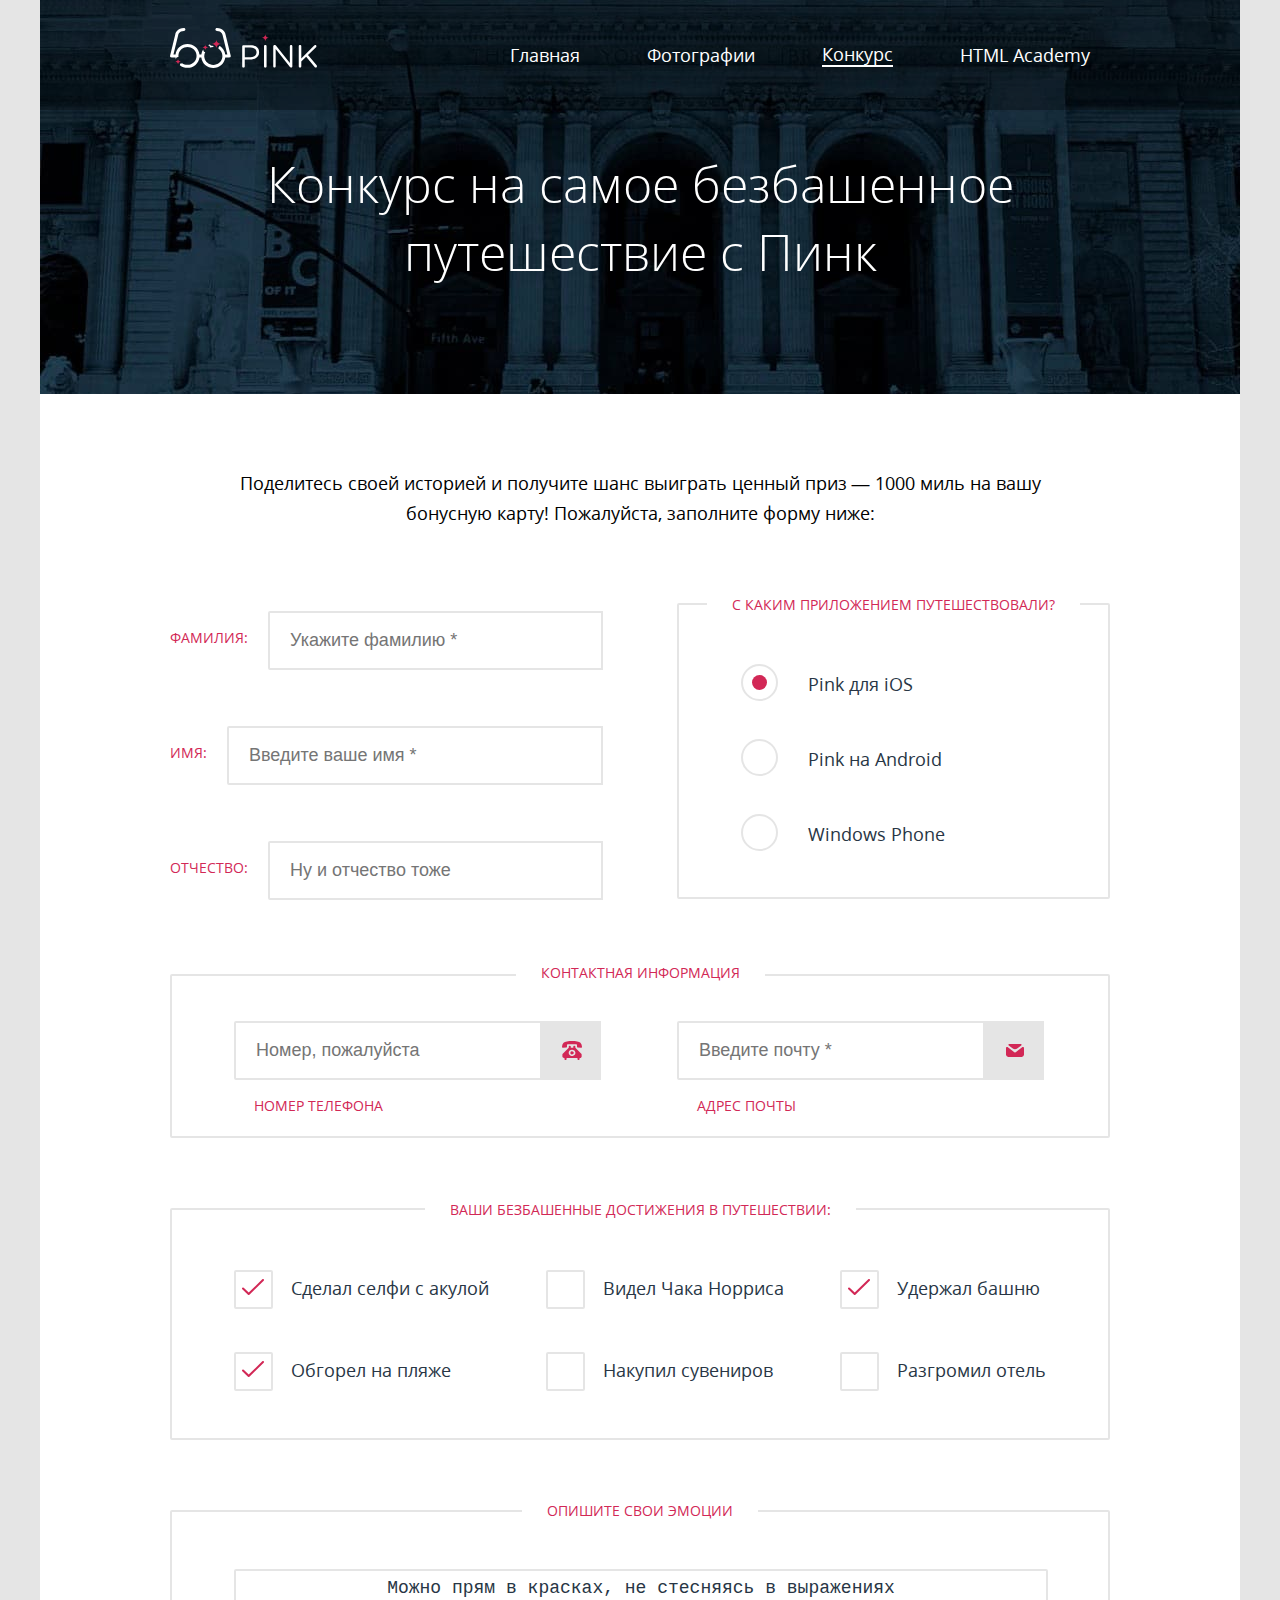
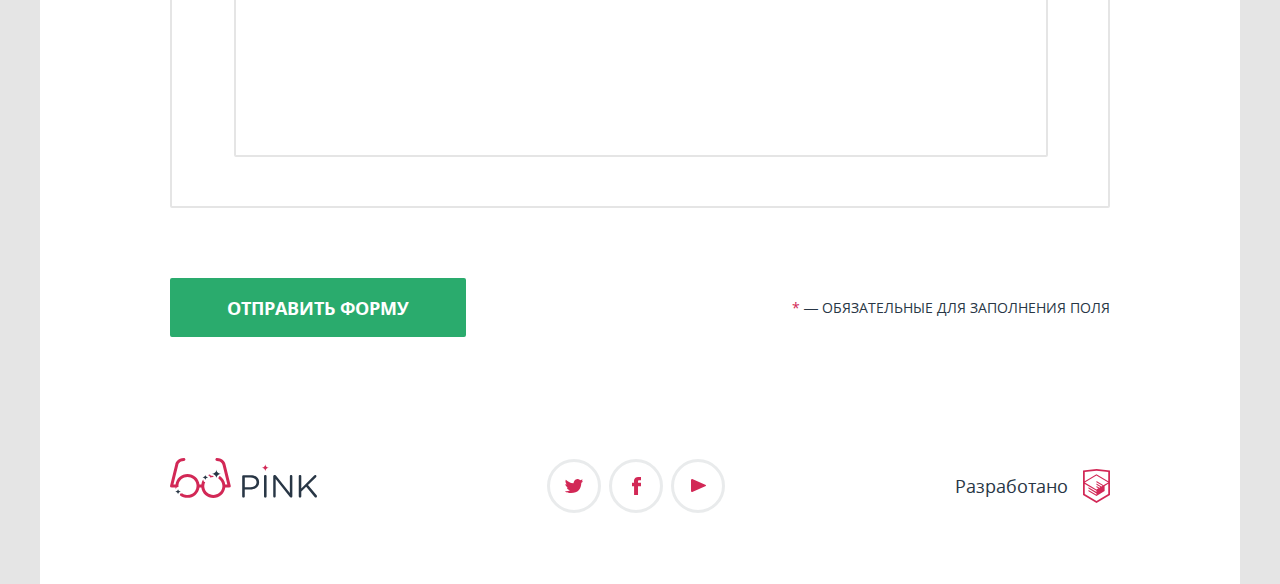
<file: js/form.html>
<!DOCTYPE html>
<html class="page" lang="ru">
<head>
  <meta charset="utf-8">
  <meta name="viewport" content="width=device-width,initial-scale=1">
  <title>Приложение Пинк</title>
  <link rel="apple-touch-icon" href="images/favicons/apple-touch-icon-180x180.png">
  <link rel="icon" href="favicon.ico">
  <link rel="stylesheet" href="css/style.css">
</head>
<body class="page__body">
  <svg style="display: none">
    <symbol id="logo-mobile" width="74" height="23" viewBox="0 0 74 23">
      <path d="M0.00496827 1.54857C0.00487772 1.21254 0.135804 0.889818 0.369742 0.649431C0.60368 0.409043 0.922049 0.27008 1.25676 0.262266H8.39001C13.4469 0.262266 16.7751 2.9645 16.7751 7.39179V7.45162C16.7751 12.2977 12.7415 14.8105 7.97274 14.8105H2.53836V21.611C2.55394 21.7874 2.53277 21.9651 2.47619 22.1329C2.41961 22.3006 2.32887 22.4547 2.20973 22.5854C2.09058 22.716 1.94565 22.8204 1.78416 22.8918C1.62266 22.9631 1.44812 23 1.27166 23C1.0952 23 0.920671 22.9631 0.759173 22.8918C0.597674 22.8204 0.452744 22.716 0.333602 22.5854C0.21446 22.4547 0.123708 22.3006 0.0671295 22.1329C0.0105515 21.9651 -0.0106138 21.7874 0.00496827 21.611V1.54857ZM8.07209 12.5171C11.7778 12.5171 14.2119 10.5228 14.2119 7.53139V7.47156C14.2119 4.26078 11.8175 2.59556 8.25092 2.59556H2.58804V12.4772L8.07209 12.5171Z"/>
      <path d="M21.5935 1.38904C21.5779 1.21262 21.5991 1.03487 21.6556 0.867114C21.7122 0.699353 21.803 0.545245 21.9221 0.414596C22.0412 0.283947 22.1862 0.179616 22.3477 0.108238C22.5092 0.0368607 22.6837 0 22.8602 0C23.0366 0 23.2112 0.0368607 23.3727 0.108238C23.5342 0.179616 23.6791 0.283947 23.7982 0.414596C23.9174 0.545245 24.0081 0.699353 24.0647 0.867114C24.1213 1.03487 24.1425 1.21262 24.1269 1.38904V21.611C24.1425 21.7874 24.1213 21.9651 24.0647 22.1329C24.0081 22.3006 23.9174 22.4548 23.7982 22.5854C23.6791 22.7161 23.5342 22.8204 23.3727 22.8918C23.2112 22.9631 23.0366 23 22.8602 23C22.6837 23 22.5092 22.9631 22.3477 22.8918C22.1862 22.8204 22.0412 22.7161 21.9221 22.5854C21.803 22.4548 21.7122 22.3006 21.6556 22.1329C21.5991 21.9651 21.5779 21.7874 21.5935 21.611V1.38904Z"/>
      <path d="M30.674 1.41895C30.6816 1.08908 30.8163 0.775007 31.0497 0.542621C31.2831 0.310235 31.597 0.177597 31.9258 0.172531H32.2735C32.5316 0.177833 32.7843 0.248188 33.0082 0.377127C33.2322 0.506065 33.4202 0.689448 33.5551 0.910412L47.1559 18.3104V1.35912C47.1559 1.0312 47.2857 0.7167 47.5168 0.484821C47.7478 0.252942 48.0611 0.122673 48.3879 0.122673C48.7146 0.122673 49.0279 0.252942 49.259 0.484821C49.49 0.7167 49.6198 1.0312 49.6198 1.35912V21.6508C49.6252 21.8051 49.5993 21.9589 49.5435 22.1028C49.4878 22.2467 49.4034 22.3777 49.2956 22.4878C49.1877 22.5979 49.0587 22.6848 48.9163 22.7432C48.7739 22.8016 48.6211 22.8303 48.4673 22.8275H48.3382C48.0744 22.8092 47.8184 22.7294 47.5908 22.5944C47.3631 22.4593 47.17 22.2728 47.0268 22.0497L33.1179 4.24085V21.6508C33.1158 21.9722 32.991 22.2805 32.7692 22.5124C32.5474 22.7442 32.2456 22.882 31.9258 22.8973C31.6008 22.892 31.291 22.7581 31.064 22.5246C30.8369 22.2911 30.711 21.9771 30.7137 21.6508V1.41895H30.674Z"/>
      <path d="M55.9384 1.38904C55.9228 1.21262 55.944 1.03487 56.0005 0.867114C56.0571 0.699353 56.1479 0.545245 56.267 0.414596C56.3862 0.283947 56.5311 0.179616 56.6926 0.108238C56.8541 0.0368607 57.0286 0 57.2051 0C57.3815 0 57.5561 0.0368607 57.7176 0.108238C57.8791 0.179616 58.024 0.283947 58.1431 0.414596C58.2623 0.545245 58.353 0.699353 58.4096 0.867114C58.4662 1.03487 58.4874 1.21262 58.4718 1.38904V13.6837L71.2282 0.551443C71.4899 0.279712 71.8455 0.119105 72.2216 0.10273C72.5468 0.115453 72.8548 0.252812 73.0821 0.486531C73.3094 0.72025 73.4388 1.03254 73.4436 1.35912C73.4366 1.52896 73.3961 1.69572 73.3245 1.84975C73.2529 2.00379 73.1516 2.14205 73.0264 2.25655L65.0785 10.1539L73.6523 20.6836C73.8764 20.9441 73.9998 21.2768 74 21.6209C73.9961 21.7933 73.9583 21.9633 73.8887 22.121C73.8191 22.2786 73.719 22.4209 73.5943 22.5395C73.4696 22.6582 73.3228 22.7509 73.1622 22.8123C73.0016 22.8737 72.8305 22.9026 72.6588 22.8973C72.4588 22.8891 72.2639 22.8322 72.0908 22.7314C71.9177 22.6306 71.7716 22.4891 71.6653 22.3189L63.3001 11.859L58.4718 16.7051V21.591C58.4718 21.7573 58.4391 21.922 58.3757 22.0756C58.3123 22.2293 58.2194 22.3689 58.1022 22.4865C57.9851 22.6041 57.846 22.6973 57.6929 22.761C57.5398 22.8246 57.3757 22.8574 57.21 22.8574C57.0443 22.8574 56.8803 22.8246 56.7272 22.761C56.5741 22.6973 56.435 22.6041 56.3179 22.4865C56.2007 22.3689 56.1078 22.2293 56.0443 22.0756C55.9809 21.922 55.9483 21.7573 55.9483 21.591V1.38904H55.9384Z"/>
    </symbol>
    <symbol id="logo-tablet" width="145" height="40" viewBox="0 0 145 40">
      <path fill-rule="evenodd" clip-rule="evenodd" d="M53.8917 6.58616L58.9302 27.7312C59.0013 27.9491 59.0184 28.1815 58.98 28.4078C58.9417 28.6341 58.849 28.8472 58.7102 29.0284C58.5715 29.2096 58.3909 29.3532 58.1845 29.4465C57.978 29.5398 57.7522 29.58 57.5268 29.5635H53.5201C52.8298 35.3747 47.9494 39.8784 42.0315 39.8784C36.1136 39.8784 31.2332 35.3747 30.543 29.5635H28.5778C27.8869 35.442 22.9527 40 16.9685 40C10.9742 40 6.0335 35.4266 5.35571 29.5337H1.45014C1.22961 29.5445 1.00974 29.5014 0.808914 29.4082C0.608085 29.315 0.432119 29.1743 0.295711 28.9979C0.159304 28.8214 0.0664152 28.6144 0.0248022 28.3941C-0.0168108 28.1737 -0.00593994 27.9464 0.0565069 27.7312L5.10477 6.58616C5.45562 4.25872 7.63865 0 13.4861 0C13.8738 0 14.2456 0.156518 14.5197 0.435122C14.7939 0.713727 14.9479 1.0916 14.9479 1.4856C14.9479 1.87961 14.7939 2.25748 14.5197 2.53608C14.2456 2.81468 13.8738 2.9712 13.4861 2.9712C8.7789 2.9712 8.04797 6.6654 7.9895 7.07146L3.3408 26.6022H5.37467C6.12089 20.7847 11.0272 16.2918 16.9685 16.2918C22.9066 16.2918 27.8107 20.7798 28.5611 26.5926L30.5587 26.6017C31.3043 20.8518 36.1567 16.4134 42.0315 16.4134C47.9178 16.4134 52.7776 20.8691 53.5086 26.6353V26.5824H55.6459L51.007 7.07146C50.9387 6.6654 50.237 2.9712 45.5104 2.9712C45.1227 2.9712 44.7509 2.81468 44.4767 2.53608C44.2026 2.25748 44.0485 1.87961 44.0485 1.4856C44.0485 1.0916 44.2026 0.713727 44.4767 0.435122C44.7509 0.156518 45.1227 0 45.5104 0C51.3578 0 53.5408 4.25872 53.8917 6.58616ZM25.6722 29.5635C25.7448 29.1018 25.7825 28.6283 25.7825 28.1459C25.7825 27.6164 25.7371 27.0977 25.65 26.5935C24.9252 22.3982 21.3141 19.2097 16.9685 19.2097C12.6203 19.2097 9.00753 22.402 8.28571 26.601C8.19945 27.1028 8.15447 27.619 8.15447 28.1459C8.15447 28.6205 8.19096 29.0864 8.26125 29.541C8.92191 33.8136 12.5687 37.0821 16.9685 37.0821C21.3605 37.0821 25.0023 33.8251 25.6722 29.5635ZM50.6138 29.5635C50.6874 29.102 50.7256 28.6285 50.7256 28.1459C50.7256 23.2777 46.8331 19.3313 42.0315 19.3313C37.2299 19.3313 33.3374 23.2777 33.3374 28.1459C33.3374 28.6285 33.3756 29.102 33.4492 29.5635C34.118 33.7577 37.7058 36.9605 42.0315 36.9605C46.3572 36.9605 49.945 33.7577 50.6138 29.5635Z"/>
      <path d="M71.005 18.5486C71.0049 18.2125 71.1358 17.8898 71.3697 17.6494C71.6037 17.409 71.9221 17.2701 72.2568 17.2623H79.39C84.4469 17.2623 87.7751 19.9645 87.7751 24.3918V24.4516C87.7751 29.2977 83.7415 31.8105 78.9727 31.8105H73.5384V38.611C73.5539 38.7874 73.5328 38.9651 73.4762 39.1329C73.4196 39.3006 73.3289 39.4547 73.2097 39.5854C73.0906 39.716 72.9457 39.8204 72.7842 39.8918C72.6227 39.9631 72.4481 40 72.2717 40C72.0952 40 71.9207 39.9631 71.7592 39.8918C71.5977 39.8204 71.4527 39.716 71.3336 39.5854C71.2145 39.4547 71.1237 39.3006 71.0671 39.1329C71.0106 38.9651 70.9894 38.7874 71.005 38.611V18.5486ZM79.0721 29.5171C82.7778 29.5171 85.2119 27.5228 85.2119 24.5314V24.4716C85.2119 21.2608 82.8175 19.5956 79.2509 19.5956H73.588V29.4772L79.0721 29.5171Z"/>
      <path d="M92.5935 18.389C92.5779 18.2126 92.5991 18.0349 92.6556 17.8671C92.7122 17.6994 92.803 17.5452 92.9221 17.4146C93.0412 17.2839 93.1862 17.1796 93.3477 17.1082C93.5092 17.0369 93.6837 17 93.8602 17C94.0366 17 94.2112 17.0369 94.3727 17.1082C94.5342 17.1796 94.6791 17.2839 94.7982 17.4146C94.9174 17.5452 95.0081 17.6994 95.0647 17.8671C95.1213 18.0349 95.1424 18.2126 95.1269 18.389V38.611C95.1424 38.7874 95.1213 38.9651 95.0647 39.1329C95.0081 39.3006 94.9174 39.4548 94.7982 39.5854C94.6791 39.7161 94.5342 39.8204 94.3727 39.8918C94.2112 39.9631 94.0366 40 93.8602 40C93.6837 40 93.5092 39.9631 93.3477 39.8918C93.1862 39.8204 93.0412 39.7161 92.9221 39.5854C92.803 39.4548 92.7122 39.3006 92.6556 39.1329C92.5991 38.9651 92.5779 38.7874 92.5935 38.611V18.389Z"/>
      <path d="M101.674 18.419C101.682 18.0891 101.816 17.775 102.05 17.5426C102.283 17.3102 102.597 17.1776 102.926 17.1725H103.273C103.532 17.1778 103.784 17.2482 104.008 17.3771C104.232 17.5061 104.42 17.6894 104.555 17.9104L118.156 35.3104V18.3591C118.156 18.0312 118.286 17.7167 118.517 17.4848C118.748 17.2529 119.061 17.1227 119.388 17.1227C119.715 17.1227 120.028 17.2529 120.259 17.4848C120.49 17.7167 120.62 18.0312 120.62 18.3591V38.6508C120.625 38.8051 120.599 38.9589 120.544 39.1028C120.488 39.2467 120.403 39.3777 120.296 39.4878C120.188 39.5979 120.059 39.6848 119.916 39.7432C119.774 39.8016 119.621 39.8303 119.467 39.8275H119.338C119.074 39.8092 118.818 39.7294 118.591 39.5944C118.363 39.4594 118.17 39.2728 118.027 39.0497L104.118 21.2408V38.6508C104.116 38.9722 103.991 39.2805 103.769 39.5124C103.547 39.7442 103.246 39.882 102.926 39.8973C102.601 39.892 102.291 39.7581 102.064 39.5246C101.837 39.2911 101.711 38.9771 101.714 38.6508V18.419H101.674Z"/>
      <path d="M126.938 18.389C126.923 18.2126 126.944 18.0349 127.001 17.8671C127.057 17.6994 127.148 17.5452 127.267 17.4146C127.386 17.2839 127.531 17.1796 127.693 17.1082C127.854 17.0369 128.029 17 128.205 17C128.382 17 128.556 17.0369 128.718 17.1082C128.879 17.1796 129.024 17.2839 129.143 17.4146C129.262 17.5452 129.353 17.6994 129.41 17.8671C129.466 18.0349 129.487 18.2126 129.472 18.389V30.6837L142.228 17.5514C142.49 17.2797 142.845 17.1191 143.222 17.1027C143.547 17.1155 143.855 17.2528 144.082 17.4865C144.309 17.7202 144.439 18.0325 144.444 18.3591C144.437 18.529 144.396 18.6957 144.325 18.8498C144.253 19.0038 144.152 19.1421 144.026 19.2565L136.078 27.1539L144.652 37.6836C144.876 37.9441 145 38.2768 145 38.6209C144.996 38.7933 144.958 38.9633 144.889 39.121C144.819 39.2786 144.719 39.4209 144.594 39.5395C144.47 39.6582 144.323 39.7509 144.162 39.8123C144.002 39.8737 143.831 39.9026 143.659 39.8973C143.459 39.8891 143.264 39.8322 143.091 39.7314C142.918 39.6306 142.772 39.4891 142.665 39.3189L134.3 28.859L129.472 33.7051V38.591C129.472 38.7573 129.439 38.922 129.376 39.0756C129.312 39.2293 129.219 39.3689 129.102 39.4865C128.985 39.6041 128.846 39.6973 128.693 39.761C128.54 39.8246 128.376 39.8574 128.21 39.8574C128.044 39.8574 127.88 39.8246 127.727 39.761C127.574 39.6973 127.435 39.6041 127.318 39.4865C127.201 39.3689 127.108 39.2293 127.044 39.0756C126.981 38.922 126.948 38.7573 126.948 38.591V18.389H126.938Z"/>
    </symbol>
    <symbol id="logo-desktop"  width="147" height="40" viewBox="0 0 147 40" fill="none">
      <path d="M72.1933 18.4249C72.1932 18.0921 72.3255 17.7726 72.562 17.5345C72.7985 17.2965 73.1204 17.1589 73.4588 17.1511H80.6703C85.7826 17.1511 89.1473 19.827 89.1473 24.211V24.2703C89.1473 29.069 85.0695 31.5573 80.2484 31.5573H74.7544V38.2913C74.7702 38.466 74.7488 38.6421 74.6916 38.8082C74.6344 38.9743 74.5426 39.1269 74.4222 39.2563C74.3017 39.3856 74.1552 39.489 73.992 39.5596C73.8287 39.6303 73.6522 39.6668 73.4738 39.6668C73.2954 39.6668 73.119 39.6303 72.9557 39.5596C72.7925 39.489 72.6459 39.3856 72.5255 39.2563C72.405 39.1269 72.3133 38.9743 72.2561 38.8082C72.1989 38.6421 72.1775 38.466 72.1933 38.2913V18.4249ZM80.3489 29.2863C84.0952 29.2863 86.556 27.3115 86.556 24.3493V24.29C86.556 21.1106 84.1354 19.4616 80.5297 19.4616H74.8047V29.2468L80.3489 29.2863Z" fill="white"/>
      <path d="M94.0186 18.2669C94.0028 18.0922 94.0242 17.9162 94.0814 17.7501C94.1386 17.5839 94.2304 17.4313 94.3508 17.302C94.4713 17.1726 94.6178 17.0693 94.781 16.9986C94.9443 16.9279 95.1208 16.8914 95.2992 16.8914C95.4776 16.8914 95.654 16.9279 95.8173 16.9986C95.9806 17.0693 96.1271 17.1726 96.2475 17.302C96.368 17.4313 96.4597 17.5839 96.5169 17.7501C96.5741 17.9162 96.5955 18.0922 96.5798 18.2669V38.2913C96.5955 38.466 96.5741 38.642 96.5169 38.8082C96.4597 38.9743 96.368 39.1269 96.2475 39.2563C96.1271 39.3856 95.9806 39.489 95.8173 39.5596C95.654 39.6303 95.4776 39.6668 95.2992 39.6668C95.1208 39.6668 94.9443 39.6303 94.781 39.5596C94.6178 39.489 94.4713 39.3856 94.3508 39.2563C94.2304 39.1269 94.1386 38.9743 94.0814 38.8082C94.0242 38.642 94.0028 38.466 94.0186 38.2913V18.2669Z" fill="white"/>
      <path d="M103.199 18.2965C103.206 17.9699 103.343 17.6588 103.579 17.4287C103.815 17.1986 104.132 17.0673 104.464 17.0623H104.816C105.077 17.0675 105.332 17.1372 105.559 17.2649C105.785 17.3925 105.975 17.5741 106.111 17.7929L119.862 35.0231V18.2373C119.862 17.9125 119.993 17.6011 120.226 17.3715C120.46 17.1419 120.777 17.0129 121.107 17.0129C121.437 17.0129 121.754 17.1419 121.988 17.3715C122.221 17.6011 122.352 17.9125 122.352 18.2373V38.3308C122.358 38.4836 122.332 38.6359 122.275 38.7784C122.219 38.9209 122.134 39.0506 122.025 39.1596C121.916 39.2687 121.785 39.3547 121.641 39.4125C121.497 39.4704 121.343 39.4987 121.187 39.496H121.057C120.79 39.4779 120.531 39.3989 120.301 39.2652C120.071 39.1314 119.876 38.9468 119.731 38.7258L105.67 21.0908V38.3308C105.667 38.6491 105.541 38.9544 105.317 39.184C105.093 39.4135 104.788 39.5499 104.464 39.5651C104.136 39.5599 103.823 39.4272 103.593 39.1961C103.363 38.9649 103.236 38.6539 103.239 38.3308V18.2965H103.199Z" fill="white"/>
      <path d="M128.74 18.2669C128.724 18.0922 128.746 17.9162 128.803 17.7501C128.86 17.5839 128.952 17.4313 129.072 17.302C129.193 17.1726 129.339 17.0693 129.503 16.9986C129.666 16.9279 129.842 16.8914 130.021 16.8914C130.199 16.8914 130.376 16.9279 130.539 16.9986C130.702 17.0693 130.849 17.1726 130.969 17.302C131.09 17.4313 131.181 17.5839 131.239 17.7501C131.296 17.9162 131.317 18.0922 131.301 18.2669V30.4415L144.198 17.4375C144.462 17.1684 144.822 17.0094 145.202 16.9931C145.531 17.0057 145.842 17.1418 146.072 17.3732C146.302 17.6046 146.433 17.9139 146.438 18.2373C146.43 18.4054 146.39 18.5706 146.317 18.7231C146.245 18.8756 146.142 19.0125 146.016 19.1259L137.981 26.9461L146.648 37.3731C146.875 37.631 147 37.9604 147 38.3012C146.996 38.472 146.958 38.6402 146.887 38.7964C146.817 38.9525 146.716 39.0934 146.59 39.2109C146.464 39.3284 146.315 39.4202 146.153 39.481C145.991 39.5418 145.818 39.5703 145.644 39.5651C145.442 39.557 145.245 39.5006 145.07 39.4008C144.895 39.3011 144.747 39.1609 144.64 38.9924L136.183 28.6346L131.301 33.4333V38.2716C131.301 38.4363 131.268 38.5993 131.204 38.7515C131.14 38.9036 131.046 39.0419 130.928 39.1583C130.809 39.2747 130.669 39.3671 130.514 39.4301C130.359 39.4932 130.193 39.5256 130.026 39.5256C129.858 39.5256 129.692 39.4932 129.538 39.4301C129.383 39.3671 129.242 39.2747 129.124 39.1583C129.005 39.0419 128.911 38.9036 128.847 38.7515C128.783 38.5993 128.75 38.4363 128.75 38.2716V18.2669H128.74Z" fill="white"/>
      <path d="M98.9401 9.74563C97.9749 9.74563 97.0491 9.36936 96.3656 8.69932C95.6822 8.02927 95.2969 7.12014 95.2942 6.17125C95.2942 7.11923 94.9111 8.02839 94.2293 8.69872C93.5474 9.36905 92.6226 9.74563 91.6583 9.74563C92.6235 9.74825 93.5483 10.127 94.2299 10.7989C94.9115 11.4708 95.2942 12.381 95.2942 13.3299C95.2969 12.3801 95.6818 11.4699 96.365 10.7983C97.0482 10.1267 97.974 9.74824 98.9401 9.74563Z" fill="#D22856"/>
      <path d="M43.287 19.0667C43.5381 19.0667 43.7792 19.0667 44.0202 19.0667C43.8019 18.6988 43.4897 18.3933 43.1145 18.1803C42.7393 17.9673 42.3141 17.8542 41.8809 17.8522C41.4627 17.8519 41.055 17.7233 40.7147 17.4843C40.3745 17.2454 40.1185 16.908 39.9826 16.5192C39.2588 16.7245 38.5561 16.9955 37.8834 17.3289H38.0743C38.607 17.3289 39.118 17.5369 39.4947 17.9073C39.8714 18.2776 40.083 18.7799 40.083 19.3037C40.088 19.399 40.088 19.4946 40.083 19.59C41.109 19.2225 42.1953 19.0451 43.287 19.0667Z" fill="white"/>
      <path d="M60.7332 27.6472L55.5406 6.56621C55.179 4.24582 52.9291 0 46.9028 0C46.5033 0 46.1201 0.156044 45.8375 0.433804C45.555 0.711564 45.3962 1.08829 45.3962 1.4811C45.3962 1.87391 45.555 2.25063 45.8375 2.52839C46.1201 2.80615 46.5033 2.9622 46.9028 2.9622C51.7741 2.9622 52.4973 6.6452 52.5676 7.05003L57.3484 26.5018H55.2493C55.0321 24.805 54.4439 23.1744 53.525 21.7222C52.6061 20.2701 51.3783 19.0307 49.926 18.0892C49.4712 18.2774 49.0829 18.5932 48.8096 18.9971C48.5363 19.401 48.3901 19.8751 48.3893 20.3602C48.3948 20.4457 48.3948 20.5314 48.3893 20.6169C49.6107 21.4404 50.6131 22.5401 51.3122 23.8236C52.0113 25.1072 52.3867 26.537 52.4069 27.9928C52.4008 28.4894 52.3538 28.9847 52.2663 29.4739C51.9375 31.5714 50.8559 33.484 49.2173 34.8657C47.5786 36.2474 45.4911 37.007 43.3322 37.007C41.1734 37.007 39.0859 36.2474 37.4472 34.8657C35.8086 33.484 34.727 31.5714 34.3982 29.4739C34.3107 28.9847 34.2636 28.4894 34.2576 27.9928C34.2733 26.6229 34.5993 25.2737 35.2118 24.0432C34.7037 24.0081 34.2282 23.7847 33.8814 23.4181C33.5346 23.0515 33.3424 22.569 33.3436 22.0684C33.3453 21.889 33.277 21.7159 33.1528 21.5846C32.181 23.0752 31.5662 24.7633 31.3549 26.5215H29.4868C29.1663 23.6174 27.7658 20.9319 25.5542 18.9809C23.3427 17.0298 20.4759 15.9507 17.5044 15.9507C14.5329 15.9507 11.6662 17.0298 9.45463 18.9809C7.24307 20.9319 5.84259 23.6174 5.5221 26.5215H3.44302L8.23394 7.05003C8.29421 6.6452 9.0475 2.9622 13.8987 2.9622C14.2983 2.9622 14.6815 2.80615 14.964 2.52839C15.2465 2.25063 15.4053 1.87391 15.4053 1.4811C15.4053 1.08829 15.2465 0.711564 14.964 0.433804C14.6815 0.156044 14.2983 0 13.8987 0C7.87236 0 5.62254 4.24582 5.26096 6.56621L0.0582358 27.6472C-0.00612168 27.8617 -0.0173251 28.0883 0.0255611 28.308C0.0684473 28.5277 0.164178 28.7341 0.304759 28.91C0.44534 29.0859 0.62669 29.2262 0.833664 29.3191C1.04064 29.4121 1.26723 29.455 1.49451 29.4443H5.51206C5.59378 30.055 5.72135 30.659 5.89372 31.2512C5.95717 31.1429 5.99172 31.0206 5.99416 30.8957C5.99416 30.372 6.2058 29.8697 6.58252 29.4993C6.95923 29.129 7.47017 28.9209 8.00293 28.9209C8.16603 28.9231 8.32812 28.9463 8.48504 28.99C8.44128 28.6461 8.41781 28.2999 8.41473 27.9533C8.41742 27.4569 8.46109 26.9616 8.5453 26.4722C8.86708 24.3679 9.94627 22.4469 11.5867 21.0586C13.2271 19.6702 15.3198 18.9066 17.4843 18.9066C19.6489 18.9066 21.7416 19.6702 23.382 21.0586C25.0224 22.4469 26.1016 24.3679 26.4234 26.4722C26.5076 26.9616 26.5513 27.4569 26.554 27.9533C26.5382 30.3054 25.5807 32.5567 23.8889 34.2199C22.1971 35.8831 19.907 36.8243 17.5145 36.8399C15.5563 36.8663 13.6424 36.2668 12.0607 35.1317C11.6982 35.4412 11.235 35.6128 10.755 35.6155C10.5569 35.6181 10.3679 35.6973 10.2288 35.8359C10.0897 35.9745 10.0117 36.1613 10.0117 36.356C10.009 36.6321 9.94739 36.9046 9.83092 37.1558C11.9797 38.9066 14.6835 39.8636 17.4743 39.8613C20.4223 39.8738 23.2728 38.8236 25.4864 36.9095C27.7 34.9953 29.1232 32.35 29.4868 29.4739H31.3147C31.6456 32.3691 33.0499 35.0431 35.2593 36.9848C37.4688 38.9266 40.3285 40 43.2921 40C46.2557 40 49.1154 38.9266 51.3248 36.9848C53.5343 35.0431 54.9385 32.3691 55.2694 29.4739H59.2869C59.5191 29.4904 59.7519 29.4503 59.9647 29.3573C60.1774 29.2642 60.3635 29.121 60.5065 28.9404C60.6495 28.7598 60.7451 28.5473 60.7846 28.3217C60.8241 28.0961 60.8065 27.8645 60.7332 27.6472Z" fill="white"/>
      <path d="M50.9203 15.9169C50.3273 15.9182 49.7398 15.8045 49.1915 15.5822C48.6432 15.36 48.1448 15.0337 47.725 14.6219C47.3052 14.21 46.9721 13.7209 46.7448 13.1823C46.5176 12.6438 46.4006 12.0665 46.4006 11.4835C46.3979 12.6602 45.9206 13.7878 45.0733 14.619C44.2259 15.4501 43.0778 15.9169 41.8809 15.9169C43.0788 15.9195 44.2268 16.3885 45.0739 17.2212C45.9209 18.0539 46.3979 19.1825 46.4006 20.3602C46.4006 19.1817 46.8768 18.0516 47.7244 17.2183C48.572 16.385 49.7216 15.9169 50.9203 15.9169Z" fill="#D22856"/>
      <path d="M38.0743 19.3826C37.3417 19.3826 36.6392 19.0966 36.1212 18.5873C35.6032 18.0781 35.3122 17.3875 35.3122 16.6673C35.3122 17.3857 35.0226 18.0749 34.5068 18.5839C33.9909 19.0928 33.291 19.38 32.5602 19.3826C33.2901 19.3826 33.99 19.6677 34.5062 20.1751C35.0223 20.6824 35.3122 21.3706 35.3122 22.0881C35.3149 21.3697 35.607 20.6816 36.1247 20.1745C36.6424 19.6674 37.3435 19.3826 38.0743 19.3826Z" fill="#D22856"/>
      <path d="M10.7851 33.6407C10.0561 33.6355 9.35868 33.3471 8.84503 32.8384C8.33138 32.3298 8.04314 31.6421 8.04316 30.9253C8.04316 31.6438 7.75354 32.333 7.23772 32.8419C6.7219 33.3508 6.02194 33.6381 5.29114 33.6407C6.02194 33.6433 6.7219 33.9305 7.23772 34.4395C7.75354 34.9484 8.04316 35.6376 8.04316 36.356C8.04314 35.6393 8.33138 34.9516 8.84503 34.4429C9.35868 33.9343 10.0561 33.6459 10.7851 33.6407Z" fill="#D22856"/>
    </symbol>
    <symbol id="htmlacademy-logo" width="27" height="34" viewBox="0 0 27 34">
      <path d="M13.6426 0.0157537L13.5 0L0 1.40733V26.0129L13.5 34L27 26.0129V1.40733L13.6426 0.0157537ZM25.2344 25.0151L13.5 31.9573L1.76561 25.0151V14.9293L13.4507 21.8451L13.4701 23.0984L5.45351 18.3548L5.44295 19.5801L13.4894 24.3885L13.5088 25.675L5.46408 20.9174L5.45351 22.1427L13.5 26.9511L21.6239 22.1182V20.8929V16.909L25.2432 14.7595L25.2344 25.0151ZM25.2344 13.4519L22.0147 15.3319L20.5325 16.2071L13.4666 12.0201L13.456 13.2454L19.4957 16.818L19.4429 16.8495L19.3126 16.9247L18.4536 17.4166L13.4666 14.4689L13.456 15.6942L17.3921 18.0222L16.4591 18.6314L16.438 18.6436L13.4666 16.902L13.456 18.1273L15.4029 19.2615L13.4155 20.4483L1.7973 13.5762L13.4349 6.61831L25.2344 13.4519ZM25.2344 12.2266L13.4401 5.31075L1.76561 12.2196V2.9897L13.5 1.76442L25.2344 2.9897V12.2266Z"/>
    </symbol>
    <symbol id="footer-logo-mobile" width="145" height="40" viewBox="0 0 145 40">
      <g class="logo-pink">
        <path d="M71.005 18.5486C71.0049 18.2125 71.1358 17.8898 71.3697 17.6494C71.6037 17.409 71.922 17.2701 72.2568 17.2623H79.39C84.4469 17.2623 87.7751 19.9645 87.7751 24.3918V24.4516C87.7751 29.2977 83.7415 31.8105 78.9727 31.8105H73.5384V38.611C73.5539 38.7874 73.5328 38.9651 73.4762 39.1329C73.4196 39.3006 73.3289 39.4547 73.2097 39.5854C73.0906 39.716 72.9457 39.8204 72.7842 39.8918C72.6227 39.9631 72.4481 40 72.2717 40C72.0952 40 71.9207 39.9631 71.7592 39.8918C71.5977 39.8204 71.4527 39.716 71.3336 39.5854C71.2145 39.4547 71.1237 39.3006 71.0671 39.1329C71.0106 38.9651 70.9894 38.7874 71.005 38.611V18.5486ZM79.0721 29.5171C82.7778 29.5171 85.2119 27.5228 85.2119 24.5314V24.4716C85.2119 21.2608 82.8175 19.5956 79.2509 19.5956H73.588V29.4772L79.0721 29.5171Z"/>
        <path d="M92.5935 18.389C92.5779 18.2126 92.5991 18.0349 92.6556 17.8671C92.7122 17.6994 92.803 17.5452 92.9221 17.4146C93.0412 17.2839 93.1862 17.1796 93.3477 17.1082C93.5092 17.0369 93.6837 17 93.8602 17C94.0366 17 94.2112 17.0369 94.3727 17.1082C94.5342 17.1796 94.6791 17.2839 94.7982 17.4146C94.9174 17.5452 95.0081 17.6994 95.0647 17.8671C95.1213 18.0349 95.1425 18.2126 95.1269 18.389V38.611C95.1425 38.7874 95.1213 38.9651 95.0647 39.1329C95.0081 39.3006 94.9174 39.4548 94.7982 39.5854C94.6791 39.7161 94.5342 39.8204 94.3727 39.8918C94.2112 39.9631 94.0366 40 93.8602 40C93.6837 40 93.5092 39.9631 93.3477 39.8918C93.1862 39.8204 93.0412 39.7161 92.9221 39.5854C92.803 39.4548 92.7122 39.3006 92.6556 39.1329C92.5991 38.9651 92.5779 38.7874 92.5935 38.611V18.389Z"/>
        <path d="M101.674 18.419C101.682 18.0891 101.816 17.775 102.05 17.5426C102.283 17.3102 102.597 17.1776 102.926 17.1725H103.273C103.532 17.1778 103.784 17.2482 104.008 17.3771C104.232 17.5061 104.42 17.6894 104.555 17.9104L118.156 35.3104V18.3591C118.156 18.0312 118.286 17.7167 118.517 17.4848C118.748 17.2529 119.061 17.1227 119.388 17.1227C119.715 17.1227 120.028 17.2529 120.259 17.4848C120.49 17.7167 120.62 18.0312 120.62 18.3591V38.6508C120.625 38.8051 120.599 38.9589 120.544 39.1028C120.488 39.2467 120.403 39.3777 120.296 39.4878C120.188 39.5979 120.059 39.6848 119.916 39.7432C119.774 39.8016 119.621 39.8303 119.467 39.8275H119.338C119.074 39.8092 118.818 39.7294 118.591 39.5944C118.363 39.4593 118.17 39.2728 118.027 39.0497L104.118 21.2408V38.6508C104.116 38.9722 103.991 39.2805 103.769 39.5124C103.547 39.7442 103.246 39.882 102.926 39.8973C102.601 39.892 102.291 39.7581 102.064 39.5246C101.837 39.2911 101.711 38.9771 101.714 38.6508V18.419H101.674Z"/>
        <path d="M126.938 18.389C126.923 18.2126 126.944 18.0349 127.001 17.8671C127.057 17.6994 127.148 17.5452 127.267 17.4146C127.386 17.2839 127.531 17.1796 127.693 17.1082C127.854 17.0369 128.029 17 128.205 17C128.382 17 128.556 17.0369 128.718 17.1082C128.879 17.1796 129.024 17.2839 129.143 17.4146C129.262 17.5452 129.353 17.6994 129.41 17.8671C129.466 18.0349 129.487 18.2126 129.472 18.389V30.6837L142.228 17.5514C142.49 17.2797 142.845 17.1191 143.222 17.1027C143.547 17.1155 143.855 17.2528 144.082 17.4865C144.309 17.7202 144.439 18.0325 144.444 18.3591C144.437 18.529 144.396 18.6957 144.325 18.8498C144.253 19.0038 144.152 19.1421 144.026 19.2565L136.078 27.1539L144.652 37.6836C144.876 37.9441 145 38.2768 145 38.6209C144.996 38.7933 144.958 38.9633 144.889 39.121C144.819 39.2786 144.719 39.4209 144.594 39.5395C144.47 39.6582 144.323 39.7509 144.162 39.8123C144.002 39.8737 143.831 39.9026 143.659 39.8973C143.459 39.8891 143.264 39.8322 143.091 39.7314C142.918 39.6306 142.772 39.4891 142.665 39.3189L134.3 28.859L129.472 33.7051V38.591C129.472 38.7573 129.439 38.922 129.376 39.0756C129.312 39.2293 129.219 39.3689 129.102 39.4865C128.985 39.6041 128.846 39.6973 128.693 39.761C128.54 39.8246 128.376 39.8574 128.21 39.8574C128.044 39.8574 127.88 39.8246 127.727 39.761C127.574 39.6973 127.435 39.6041 127.318 39.4865C127.201 39.3689 127.108 39.2293 127.044 39.0756C126.981 38.922 126.948 38.7573 126.948 38.591V18.389H126.938Z"/>
      </g>
      <g class="logo-glasses">
        <path fill-rule="evenodd" clip-rule="evenodd" d="M53.8917 6.58616L58.9302 27.7312C59.0013 27.9491 59.0184 28.1815 58.98 28.4078C58.9417 28.6341 58.849 28.8472 58.7102 29.0284C58.5715 29.2096 58.3909 29.3532 58.1845 29.4465C57.978 29.5398 57.7522 29.58 57.5268 29.5635H53.5201C52.8298 35.3747 47.9494 39.8784 42.0315 39.8784C36.1136 39.8784 31.2332 35.3747 30.543 29.5635H28.5778C27.8869 35.442 22.9527 40 16.9685 40C10.9742 40 6.0335 35.4266 5.35571 29.5337H1.45014C1.22961 29.5445 1.00974 29.5014 0.808914 29.4082C0.608085 29.315 0.432119 29.1743 0.295711 28.9979C0.159304 28.8214 0.0664152 28.6144 0.0248022 28.3941C-0.0168108 28.1737 -0.00593994 27.9464 0.0565069 27.7312L5.10477 6.58616C5.45562 4.25872 7.63865 0 13.4861 0C13.8738 0 14.2456 0.156518 14.5197 0.435122C14.7939 0.713727 14.9479 1.0916 14.9479 1.4856C14.9479 1.87961 14.7939 2.25748 14.5197 2.53608C14.2456 2.81468 13.8738 2.9712 13.4861 2.9712C8.7789 2.9712 8.04797 6.6654 7.9895 7.07146L3.3408 26.6022H5.37467C6.12089 20.7847 11.0272 16.2918 16.9685 16.2918C22.9066 16.2918 27.8107 20.7798 28.5611 26.5926L30.5587 26.6017C31.3043 20.8518 36.1567 16.4134 42.0315 16.4134C47.9178 16.4134 52.7776 20.8691 53.5086 26.6353V26.5824H55.6459L51.007 7.07146C50.9387 6.6654 50.237 2.9712 45.5104 2.9712C45.1227 2.9712 44.7509 2.81468 44.4767 2.53608C44.2026 2.25748 44.0485 1.87961 44.0485 1.4856C44.0485 1.0916 44.2026 0.713727 44.4767 0.435122C44.7509 0.156518 45.1227 0 45.5104 0C51.3578 0 53.5408 4.25872 53.8917 6.58616ZM25.6722 29.5635C25.7448 29.1018 25.7825 28.6283 25.7825 28.1459C25.7825 27.6164 25.7371 27.0977 25.65 26.5935C24.9252 22.3982 21.3141 19.2097 16.9685 19.2097C12.6203 19.2097 9.00753 22.402 8.28571 26.601C8.19945 27.1028 8.15447 27.619 8.15447 28.1459C8.15447 28.6205 8.19096 29.0864 8.26125 29.541C8.92191 33.8136 12.5687 37.0821 16.9685 37.0821C21.3605 37.0821 25.0023 33.8251 25.6722 29.5635ZM50.6138 29.5635C50.6874 29.102 50.7256 28.6285 50.7256 28.1459C50.7256 23.2777 46.8331 19.3313 42.0315 19.3313C37.2299 19.3313 33.3374 23.2777 33.3374 28.1459C33.3374 28.6285 33.3756 29.102 33.4492 29.5635C34.118 33.7577 37.7058 36.9605 42.0315 36.9605C46.3572 36.9605 49.945 33.7577 50.6138 29.5635Z"/>
      </g>
    </symbol>
    <symbol id="footer-logo-desktop" width="147" height="40" viewBox="0 0 147 40">
      <path d="M72.1933 18.4251C72.1932 18.0924 72.3255 17.7728 72.562 17.5348C72.7985 17.2967 73.1204 17.1591 73.4588 17.1514H80.6703C85.7826 17.1514 89.1473 19.8272 89.1473 24.2113V24.2705C89.1473 29.0693 85.0695 31.5575 80.2484 31.5575H74.7544V38.2916C74.7702 38.4663 74.7488 38.6423 74.6916 38.8084C74.6344 38.9745 74.5426 39.1271 74.4222 39.2565C74.3017 39.3859 74.1552 39.4892 73.992 39.5599C73.8287 39.6306 73.6522 39.6671 73.4738 39.6671C73.2954 39.6671 73.119 39.6306 72.9557 39.5599C72.7925 39.4892 72.6459 39.3859 72.5255 39.2565C72.405 39.1271 72.3133 38.9745 72.2561 38.8084C72.1989 38.6423 72.1775 38.4663 72.1933 38.2916V18.4251ZM80.3489 29.2865C84.0952 29.2865 86.556 27.3117 86.556 24.3495V24.2903C86.556 21.1108 84.1354 19.4619 80.5297 19.4619H74.8047V29.247L80.3489 29.2865Z" fill="#283645"/>
      <path d="M94.0186 18.2671C94.0028 18.0924 94.0242 17.9164 94.0814 17.7502C94.1386 17.5841 94.2304 17.4315 94.3508 17.3021C94.4713 17.1728 94.6178 17.0695 94.781 16.9988C94.9443 16.9281 95.1208 16.8916 95.2992 16.8916C95.4776 16.8916 95.654 16.9281 95.8173 16.9988C95.9806 17.0695 96.1271 17.1728 96.2475 17.3021C96.368 17.4315 96.4597 17.5841 96.5169 17.7502C96.5741 17.9164 96.5955 18.0924 96.5798 18.2671V38.2915C96.5955 38.4662 96.5741 38.6422 96.5169 38.8084C96.4597 38.9745 96.368 39.1271 96.2475 39.2565C96.1271 39.3858 95.9806 39.4891 95.8173 39.5598C95.654 39.6305 95.4776 39.667 95.2992 39.667C95.1208 39.667 94.9443 39.6305 94.781 39.5598C94.6178 39.4891 94.4713 39.3858 94.3508 39.2565C94.2304 39.1271 94.1386 38.9745 94.0814 38.8084C94.0242 38.6422 94.0028 38.4662 94.0186 38.2915V18.2671Z" fill="#283645"/>
      <path d="M103.199 18.2963C103.206 17.9697 103.343 17.6587 103.579 17.4285C103.815 17.1984 104.132 17.0671 104.464 17.0621H104.816C105.077 17.0673 105.332 17.137 105.559 17.2647C105.785 17.3923 105.975 17.5739 106.111 17.7927L119.862 35.0229V18.2371C119.862 17.9123 119.993 17.6009 120.226 17.3713C120.46 17.1417 120.777 17.0127 121.107 17.0127C121.437 17.0127 121.754 17.1417 121.988 17.3713C122.221 17.6009 122.352 17.9123 122.352 18.2371V38.3306C122.358 38.4834 122.332 38.6357 122.275 38.7782C122.219 38.9207 122.134 39.0504 122.025 39.1594C121.916 39.2685 121.785 39.3545 121.641 39.4123C121.497 39.4702 121.343 39.4986 121.187 39.4958H121.057C120.79 39.4777 120.531 39.3987 120.301 39.265C120.071 39.1313 119.876 38.9466 119.731 38.7256L105.67 21.0907V38.3306C105.667 38.6489 105.541 38.9542 105.317 39.1838C105.093 39.4134 104.788 39.5498 104.464 39.5649C104.136 39.5597 103.823 39.4271 103.593 39.1959C103.363 38.9647 103.236 38.6537 103.239 38.3306V18.2963H103.199Z" fill="#283645"/>
      <path d="M128.74 18.2671C128.724 18.0924 128.746 17.9164 128.803 17.7502C128.86 17.5841 128.952 17.4315 129.072 17.3021C129.193 17.1728 129.339 17.0695 129.503 16.9988C129.666 16.9281 129.842 16.8916 130.021 16.8916C130.199 16.8916 130.376 16.9281 130.539 16.9988C130.702 17.0695 130.849 17.1728 130.969 17.3021C131.09 17.4315 131.181 17.5841 131.239 17.7502C131.296 17.9164 131.317 18.0924 131.301 18.2671V30.4417L144.198 17.4377C144.462 17.1686 144.822 17.0095 145.202 16.9933C145.531 17.0059 145.842 17.1419 146.072 17.3734C146.302 17.6048 146.433 17.9141 146.438 18.2375C146.43 18.4056 146.39 18.5708 146.317 18.7233C146.245 18.8758 146.142 19.0127 146.016 19.1261L137.981 26.9463L146.648 37.3733C146.875 37.6312 147 37.9606 147 38.3014C146.996 38.4721 146.958 38.6404 146.887 38.7965C146.817 38.9527 146.716 39.0936 146.59 39.2111C146.464 39.3286 146.315 39.4203 146.153 39.4811C145.991 39.5419 145.818 39.5705 145.644 39.5653C145.441 39.5598 145.243 39.5045 145.068 39.4045C144.892 39.3044 144.745 39.1629 144.64 38.9926L136.193 28.6348L131.301 33.4335V38.2718C131.301 38.4365 131.268 38.5995 131.204 38.7517C131.14 38.9038 131.046 39.0421 130.928 39.1585C130.809 39.2749 130.669 39.3673 130.514 39.4303C130.359 39.4933 130.193 39.5258 130.026 39.5258C129.858 39.5258 129.692 39.4933 129.538 39.4303C129.383 39.3673 129.242 39.2749 129.124 39.1585C129.005 39.0421 128.911 38.9038 128.847 38.7517C128.783 38.5995 128.75 38.4365 128.75 38.2718V18.2671H128.74Z" fill="#283645"/>
      <path d="M98.9401 9.74577C97.9749 9.74578 97.0491 9.36951 96.3656 8.69946C95.6822 8.02942 95.2969 7.12028 95.2942 6.17139C95.2942 7.11937 94.9111 8.02853 94.2293 8.69886C93.5474 9.36919 92.6226 9.74577 91.6583 9.74577C92.6235 9.74839 93.5483 10.1272 94.2299 10.7991C94.9115 11.471 95.2942 12.3811 95.2942 13.33C95.2969 12.3802 95.6818 11.4701 96.365 10.7985C97.0482 10.1268 97.974 9.74838 98.9401 9.74577Z" fill="#D22856"/>
      <path d="M43.287 19.0665C43.5381 19.0665 43.7792 19.0665 44.0202 19.0665C43.8019 18.6987 43.4897 18.3932 43.1145 18.1802C42.7393 17.9672 42.3141 17.8541 41.8809 17.852C41.4627 17.8517 41.055 17.7231 40.7147 17.4842C40.3745 17.2452 40.1185 16.9078 39.9826 16.519C39.2588 16.7243 38.5561 16.9954 37.8834 17.3287H38.0743C38.607 17.3287 39.118 17.5368 39.4947 17.9071C39.8714 18.2775 40.083 18.7798 40.083 19.3035C40.088 19.3989 40.088 19.4945 40.083 19.5899C41.109 19.2223 42.1953 19.0449 43.287 19.0665Z" fill="#D22856"/>
      <path d="M60.7332 27.6472L55.5406 6.56621C55.179 4.24582 52.9291 0 46.9028 0C46.5033 0 46.1201 0.156044 45.8375 0.433804C45.555 0.711564 45.3962 1.08829 45.3962 1.4811C45.3962 1.87391 45.555 2.25063 45.8375 2.52839C46.1201 2.80615 46.5033 2.9622 46.9028 2.9622C51.7741 2.9622 52.4973 6.6452 52.5676 7.05003L57.3484 26.5018H55.2493C55.0321 24.805 54.4439 23.1744 53.525 21.7222C52.6061 20.2701 51.3783 19.0307 49.926 18.0892C49.4712 18.2774 49.0829 18.5932 48.8096 18.9971C48.5363 19.401 48.3901 19.8751 48.3893 20.3602C48.3948 20.4457 48.3948 20.5314 48.3893 20.6169C49.6107 21.4404 50.6131 22.5401 51.3122 23.8236C52.0113 25.1072 52.3867 26.537 52.4069 27.9928C52.4008 28.4894 52.3538 28.9847 52.2663 29.4739C51.9375 31.5714 50.8559 33.484 49.2173 34.8657C47.5786 36.2474 45.4911 37.007 43.3322 37.007C41.1734 37.007 39.0859 36.2474 37.4472 34.8657C35.8086 33.484 34.727 31.5714 34.3982 29.4739C34.3107 28.9847 34.2636 28.4894 34.2576 27.9928C34.2733 26.6229 34.5993 25.2737 35.2118 24.0432C34.7037 24.0081 34.2282 23.7847 33.8814 23.4181C33.5346 23.0515 33.3424 22.569 33.3436 22.0684C33.3453 21.889 33.277 21.7159 33.1528 21.5846C32.181 23.0752 31.5662 24.7633 31.3549 26.5215H29.4868C29.1663 23.6174 27.7658 20.9319 25.5542 18.9809C23.3427 17.0298 20.4759 15.9507 17.5044 15.9507C14.5329 15.9507 11.6662 17.0298 9.45463 18.9809C7.24307 20.9319 5.84259 23.6174 5.5221 26.5215H3.44302L8.23394 7.05003C8.29421 6.6452 9.0475 2.9622 13.8987 2.9622C14.2983 2.9622 14.6815 2.80615 14.964 2.52839C15.2465 2.25063 15.4053 1.87391 15.4053 1.4811C15.4053 1.08829 15.2465 0.711564 14.964 0.433804C14.6815 0.156044 14.2983 0 13.8987 0C7.87236 0 5.62254 4.24582 5.26096 6.56621L0.0582358 27.6472C-0.00612168 27.8617 -0.0173251 28.0883 0.0255611 28.308C0.0684473 28.5277 0.164178 28.7341 0.304759 28.91C0.44534 29.0859 0.62669 29.2262 0.833664 29.3191C1.04064 29.4121 1.26723 29.455 1.49451 29.4443H5.51206C5.59378 30.055 5.72135 30.659 5.89372 31.2512C5.95717 31.1429 5.99172 31.0206 5.99416 30.8957C5.99416 30.372 6.2058 29.8697 6.58252 29.4993C6.95923 29.129 7.47017 28.9209 8.00293 28.9209C8.16525 28.9248 8.32675 28.9446 8.48504 28.9802C8.44252 28.6526 8.41904 28.323 8.41473 27.9928C8.41742 27.4964 8.46109 27.0011 8.5453 26.5117C8.86708 24.4074 9.94627 22.4864 11.5867 21.0981C13.2271 19.7097 15.3198 18.9461 17.4843 18.9461C19.6489 18.9461 21.7416 19.7097 23.382 21.0981C25.0224 22.4864 26.1016 24.4074 26.4234 26.5117C26.5076 27.0011 26.5513 27.4964 26.554 27.9928C26.5638 29.6507 26.1017 31.2782 25.2199 32.6915C24.3381 34.1047 23.0717 35.2472 21.5639 35.9899C20.0561 36.7326 18.3671 37.0458 16.6877 36.8942C15.0083 36.7425 13.4056 36.132 12.0607 35.1317C11.6982 35.4412 11.235 35.6128 10.755 35.6155C10.5569 35.6181 10.3679 35.6973 10.2288 35.8359C10.0897 35.9745 10.0117 36.1613 10.0117 36.356C10.009 36.6321 9.94739 36.9046 9.83092 37.1558C11.9797 38.9066 14.6835 39.8636 17.4743 39.8613C20.4223 39.8738 23.2728 38.8236 25.4864 36.9095C27.7 34.9953 29.1232 32.35 29.4868 29.4739H31.3147C31.6456 32.3691 33.0499 35.0431 35.2593 36.9848C37.4688 38.9266 40.3285 40 43.2921 40C46.2557 40 49.1154 38.9266 51.3248 36.9848C53.5343 35.0431 54.9385 32.3691 55.2694 29.4739H59.2869C59.5191 29.4904 59.7519 29.4503 59.9647 29.3573C60.1774 29.2642 60.3635 29.121 60.5065 28.9404C60.6495 28.7598 60.7451 28.5473 60.7846 28.3217C60.8241 28.0961 60.8065 27.8645 60.7332 27.6472Z" fill="#D22856"/>
      <path d="M50.9203 15.9168C50.3273 15.9181 49.7398 15.8044 49.1915 15.5822C48.6432 15.36 48.1448 15.0336 47.725 14.6218C47.3052 14.21 46.9721 13.7208 46.7448 13.1823C46.5176 12.6437 46.4006 12.0664 46.4006 11.4834C46.3979 12.6601 45.9206 13.7878 45.0733 14.6189C44.2259 15.45 43.0778 15.9168 41.8809 15.9168C43.0788 15.9194 44.2268 16.3884 45.0739 17.2211C45.9209 18.0538 46.3979 19.1825 46.4006 20.3601C46.4006 19.1817 46.8768 18.0515 47.7244 17.2182C48.572 16.385 49.7216 15.9168 50.9203 15.9168Z" fill="#283645"/>
      <path d="M38.0743 19.3828C37.3417 19.3828 36.6392 19.0967 36.1212 18.5875C35.6032 18.0783 35.3122 17.3876 35.3122 16.6675C35.3122 17.3859 35.0226 18.0751 34.5068 18.584C33.9909 19.093 33.291 19.3802 32.5602 19.3828C33.2901 19.3828 33.99 19.6679 34.5062 20.1752C35.0223 20.6826 35.3122 21.3708 35.3122 22.0883C35.3149 21.3699 35.607 20.6817 36.1247 20.1746C36.6424 19.6675 37.3435 19.3828 38.0743 19.3828Z" fill="#283645"/>
      <path d="M10.785 33.6406C10.056 33.6354 9.35856 33.347 8.84491 32.8384C8.33126 32.3297 8.04302 31.642 8.04303 30.9253C8.04304 31.6437 7.75342 32.3329 7.2376 32.8419C6.72178 33.3508 6.02182 33.638 5.29102 33.6406C6.02182 33.6433 6.72178 33.9305 7.2376 34.4394C7.75342 34.9484 8.04304 35.6375 8.04303 36.356C8.04302 35.6392 8.33126 34.9516 8.84491 34.4429C9.35856 33.9342 10.056 33.6459 10.785 33.6406Z" fill="#283645"/>
    </symbol>
  </svg>
  <div class="page__body-wrapper">
    <header class="header header--opened">
      <div class="header__wrapper">
        <div class="main-nav__wrapper main-nav__wrapper--closed">
          <nav class="main-nav">
            <div class="main-nav__header main-nav__header--closed">
              <a class="main-nav__link" href="index.html" aria-label="Логотип приложения Пинк">
                <svg class="main-nav__logo main-nav__logo--mobile" width="74" height="23">
                  <use xlink:href="#logo-mobile"></use>
                </svg>
                <svg class="main-nav__logo main-nav__logo--tablet" width="145" height="40">
                  <use xlink:href="#logo-tablet"></use>
                </svg><svg class="main-nav__logo main-nav__logo--desktop" width="147" height="40">
                  <use xlink:href="#logo-desktop"></use>
                </svg>
              </a>
              <div class="main-nav__toggle-wrapper">
                <button class="main-nav__toggle main-nav__toggle--closed" type="button">
                  <span class="visually-hidden">Открыть меню</span>
                </button>
              </div>
            </div>
            <ul class="main-nav__list main-nav__list--closed">
              <li class="main-nav__item">
                <a href="index.html">Главная</a>
              </li>
              <li class="main-nav__item">
                <a href="catalog.html" >Фотографии</a>
              </li>
              <li class="main-nav__item main-nav__item--active">
                <a>Конкурс</a>
              </li>
              <li class="main-nav__item">
                <a href="https://htmlacademy.ru" target="_blank" tabindex="0">HTML Academy</a>
              </li>
            </ul>
          </nav>
        </div>
        <div class="intro-form">
          <section class="intro-form__img intro-form__img--closed">
            <h2 class="intro-form__slogan intro-form__slogan--closed">
              Конкурс на самое<br class="intro-form__br"> безбашенное<br> путешествие с Пинк
            </h2>
          </section>
        </div>
      </div>
    </header>
    <main class="page-main">
      <h1 class="visually-hidden">Приложение Pink</h1>
      <section class="form">
        <div class="form__wrapper">
          <p class="form__title">
            Поделитесь своей историей и получите шанс выиграть ценный приз — 1000 миль на вашу бонусную карту!
            <span class="form__title-span"> Пожалуйста, заполните форму ниже:</span>
          </p>
          <form class="form__form" method="get" action="https://echo.htmlacademy.ru" target="_blank">
            <fieldset class="form-name">
              <div class="form-name__wrapper">
                <div class="form-input__wrapper">
                  <label for="form-lastname">ФАМИЛИЯ:</label>
                  <input class="form__lastname" id="form-lastname" type="text" name="form-lastname"
                    placeholder="Укажите фамилию *" required pattern="[А-Яа-яA-Za-z\-]+">
                </div>
                <div class="form-input__wrapper">
                  <label for="form-firstname">ИМЯ:</label>
                  <input class="form__firstname" id="form-firstname" type="text" name="form-firstname"
                    placeholder="Введите ваше имя *" required pattern="[А-Яа-яA-Za-z\-]+">
                </div>
                <div class="form-input__wrapper">
                  <label for="form-middlename">ОТЧЕСТВО:</label>
                  <input class="form__middlename" id="form-middlename" type="text" name="form-middlename"
                    placeholder="Ну и отчество тоже" pattern="[А-Яа-яA-Za-z\-]+">
                </div>
              </div>
            </fieldset>
            <fieldset class="form-achievments">
              <div class="form-achievments__wrapper">
                <legend><h2>Ваши безбашенные<br class="form-achievments__br"> достижения в путешествии:</h2></legend>
                <input class="form-achievments__checkbox visually-hidden" id="form-shark" type="checkbox" name="form-shark"
                checked>
                <label class="form-achievments__shark" for="form-shark" tabindex="0">Сделал селфи с акулой</label>
                <input class="form-achievments__checkbox visually-hidden" id="form-beach" type="checkbox" name="form-beach"
                checked>
                <label class="form-achievments__beach" for="form-beach" tabindex="0">Обгорел на пляже</label>
                <input class="form-achievments__checkbox visually-hidden" id="form-norris" type="checkbox" name="form-norris">
                <label class="form-achievments__norris" for="form-norris" tabindex="0">Видел Чака Норриса</label>
                <input class="form-achievments__checkbox visually-hidden" id="form-souvenirs" type="checkbox" name="form-souvenirs">
                <label class="form-achievments__souvenirs" for="form-souvenirs" tabindex="0">Накупил сувениров</label>
                <input class="form-achievments__checkbox visually-hidden" id="form-tower" type="checkbox" name="form-tower"
                checked>
                <label class="form-achievments__tower" for="form-tower" tabindex="0">Удержал башню</label>
                <input class="form-achievments__checkbox visually-hidden" id="form-hotel" type="checkbox" name="form-hotel">
                <label class="form-achievments__hotel" for="form-hotel" tabindex="0">Разгромил отель</label>
              </div>
            </fieldset>
            <fieldset class="form-contacts">
              <div class="form-contacts__wrapper">
                <legend><h2 class="form-contacts__legend">контактная информация</h2></legend>
                <label class="form__phone-label" for="form-phone">НОМЕР ТЕЛЕФОНА</label>
                <div class="form__phone-wrapper">
                  <input class="form__phone" id="form-phone" type="text" name="form-phone"
                    placeholder="Номер, пожалуйста" pattern="\+[0-9]{11,13}">
                  <div class="form__icon">
                    <svg width="20" height="19" viewBox="0 0 20 19">
                      <use xlink:href="img/icons/stack.svg#phone-icon"></use>
                    </svg>
                  </div>
                </div>
                <label class="form__email-label" for="form-email">АДРЕС ПОЧТЫ</label>
                <div class="form__email-wrapper">
                  <input class="form__email" id="form-email" type="text" name="form-email"
                    placeholder="Введите почту *" required pattern="[a-zA-Z0-9\.\-_]+@[a-z]+\.[a-z]{2,3}">
                    <div class="form__icon">
                      <svg width="18" height="13" viewBox="0 0 18 13">
                        <use xlink:href="img/icons/stack.svg#mail-icon"></use>
                      </svg>
                    </div>
                </div>
              </div>
            </fieldset>
            <fieldset class="form-applications">
              <div class="form-applications__wrapper">
                <legend><h2>С каким приложением путешествовали?</h2></legend>
                <input class="form__radio visually-hidden" id="form-ios" type="radio" name="form-radio"
                checked>
                <label for="form-ios" tabindex="0">Pink для iOS</label>
                <input class="form__radio visually-hidden" id="form-android" type="radio" name="form-radio">
                <label for="form-android" tabindex="0">Pink на Android</label>
                <input class="form__radio visually-hidden" id="form-windows" type="radio" name="form-radio">
                <label for="form-windows" tabindex="0">Windows Phone</label>
              </div>
            </fieldset>
            <fieldset class="form-emotions">
              <div class="form-emotions__wrapper">
                <legend class="form-emotions__legend"><h2>ОПИШИТЕ СВОИ ЭМОЦИИ</h2></legend>
                <textarea class="form-emotions__textarea" id="form-textarea" rows="6" name="form-textarea">Можно прям в красках, не стесняясь в выражениях
                </textarea>
              </div>
            </fieldset>
            <div class="form__button-wrapper">
              <button class="form__button"><span class="form__button-name">Отправить форму</span></button>
              <div class="form__ps">
                <span class="form__ps-star">*</span>
                <span class="form__ps-text"> — обязательные</span>
                <span class="form__ps-text2">для заполнения</span>
                <span class="form__ps-text">поля</span>
              </div>
            </div>
          </form>
        </div>
      </section>
    </main>
    <footer class="page-footer">
      <div class="page-footer__wrapper">
        <a href="#" aria-label="Лого приложения Pink">
          <svg class="page-footer__logo page-footer__logo--mobile" width="145" height="40">
            <use xlink:href="#footer-logo-mobile"></use>
          </svg>
          <svg class="page-footer__logo page-footer__logo--desktop" width="147" height="40">
            <use xlink:href="#footer-logo-desktop"></use>
          </svg>
        </a>
        <div class="social">
          <div class="social__wrapper">
            <a class="social__img" href="https://htmlacademy.ru"  target="_blank" tabindex="0" aria-label="Твиттер лого">
              <svg width="18" height="14">
                <use xlink:href="img/icons/stack.svg#twitter"></use>
              </svg>
            </a>
            <a class="social__img" href="https://htmlacademy.ru"  target="_blank" tabindex="0" aria-label="Фейсбук лого">
              <svg width="9" height="18">
                <use xlink:href="img/icons/stack.svg#facebook"></use>
              </svg>
            </a>
            <a class="social__img" href="https://www.youtube.com/user/htmlacademyru"  target="_blank" aria-label="Ютуб лого">
              <svg width="15" height="13">
                <use xlink:href="img/icons/stack.svg#youtube"></use>
              </svg>
            </a>
          </div>
        </div>
        <div class="page-footer__dev">
          <h3 class="page-footer__dev-name">Разработано</h3>
          <a href="https://htmlacademy.ru" target="_blank" tabindex="0" aria-label="htmlacademy лого">
            <svg class="page-footer__dev-logo" width="27" height="34">
              <use xlink:href="#htmlacademy-logo"></use>
            </svg>
          </a>
        </div>
      </div>
    </footer>
    <script src="./js/script-form.js" defer></script>
  </div>
</body>
</html>
</file>
<file: css/style.css>
@charset "UTF-8";@keyframes left{0%{transform:translateX(670px)}to{transform:translateX(0)}}@keyframes left-new{0%{transform:translateX(0)}to{transform:translateX(-200px)}}.visually-hidden{position:absolute;width:1px;height:1px;margin:-1px;border:0;padding:0;white-space:nowrap;-webkit-clip-path:inset(100%);clip-path:inset(100%);clip:rect(0,0,0,0);overflow:hidden}@font-face{font-family:"Open Sans";src:url(../fonts/opensanslight.woff2)format("woff2");font-weight:300;font-display:swap;font-style:normal}@font-face{font-family:"Open Sans";src:url(../fonts/opensans.woff2)format("woff2");font-weight:400;font-display:swap;font-style:normal}@font-face{font-family:"Open Sans";src:url(../fonts/opensansbold.woff2)format("woff2");font-weight:700;font-display:swap;font-style:normal}@font-face{font-family:"Open Sans";src:url(../fonts/opensanslight.woff)format("woff");font-weight:300;font-display:swap;font-style:normal}@font-face{font-family:"Open Sans";src:url(../fonts/opensans.woff)format("woff");font-weight:400;font-display:swap;font-style:normal}@font-face{font-family:"Open Sans";src:url(../fonts/opensansbold.woff)format("woff");font-weight:700;font-display:swap;font-style:normal}.page__body{margin:0;display:flex;width:100%;min-width:327px;font-family:"Open Sans","Arial",sans-serif;font-weight:300;background:#e5e5e5}.page__body-wrapper{width:100%}@media (min-width:1200px){.page__body-wrapper{max-width:1200px;margin:auto}}.header{color:#fff;font-family:"Open Sans","Arial",sans-serif;font-weight:300}.header__wrapper,.main-nav__wrapper{position:relative;width:100%}.main-nav__wrapper--closed{position:absolute}@media (min-width:1200px){.main-nav__wrapper{position:absolute}}.main-nav{position:relative;z-index:2}@media (min-width:1200px){.main-nav{padding:0 130px;display:grid;grid-template-columns:1fr 1.94fr;justify-content:space-between;background-color:rgba(0,0,0,.3)}}.main-nav__header{padding:0 20px;background-color:#283645;display:flex;height:69px;align-items:center;justify-content:space-between;border-bottom:1px solid #000}.main-nav__header--closed{height:66px;background-color:rgba(0,0,0,.3);border-bottom:none}@media (min-width:660px){.main-nav__header,.main-nav__header--closed{height:110px}}@media (min-width:1200px){.main-nav__header{padding:0;background-color:transparent;border-bottom:none}}.main-nav__link[href] svg:hover{fill:#d22856}@media (hover:none) and (pointer:coarse){.main-nav__link[href] svg:hover{fill:#fff}}.main-nav__link[href] svg:active{fill:#fff;opacity:30%}.main-nav__logo{display:block;width:74px;height:23px;fill:#fff}.main-nav__logo--desktop,.main-nav__logo--tablet{display:none}@media (min-width:660px){.main-nav__logo{display:block;width:145px;height:40px;margin-bottom:15px}.main-nav__logo--desktop,.main-nav__logo--mobile{display:none}}@media (min-width:1200px){.main-nav__logo{display:block;width:147px;height:40px;margin-bottom:15px;fill:none}.main-nav__logo--mobile,.main-nav__logo--tablet{display:none}.main-nav__logo:hover{fill:none}}.main-nav__list{list-style:none;margin:0;padding:0}.main-nav__list--closed{display:none}@media (min-width:1200px){.main-nav__list{display:flex;align-items:center;justify-content:space-between}}.main-nav__item{padding:0 20px;display:flex;height:63px;font-weight:700;font-size:18px;line-height:32px;align-items:center;justify-content:center;text-transform:uppercase;color:#fff;background-color:#283645;border-top:1px solid rgba(255,255,255,.15);border-bottom:1px solid #000}.main-nav__item a{text-decoration:none;color:inherit}.main-nav__item:hover a{color:#d22856;cursor:pointer}.main-nav__item:active a{opacity:.3}.main-nav__item--active:hover a{color:#fff;cursor:text}.main-nav__item--active:active a{color:#fff;cursor:text;opacity:1}@media (min-width:1200px){.main-nav__item{font-weight:400;line-height:18px;text-transform:none;background-color:transparent;border-top:none;border-bottom:none}.main-nav__item:active a{color:#fff;opacity:.3}.main-nav__item--active a::after{position:relative;top:2px;display:block;content:"";width:100%;height:2px;background-color:#fff}}.main-nav__toggle{display:block;width:50px;height:24px;padding:0;border:0;background-color:transparent;cursor:pointer}.main-nav__toggle:active::before{opacity:30%}.main-nav__toggle--closed::before{position:absolute;display:block;content:"";width:50px;height:4px;background-color:#fff;box-shadow:0 8px 0#fff,0-8px 0#fff}.main-nav__toggle--closed:hover::before{background-color:#d22856;box-shadow:0 8px 0#d22856,0-8px 0#d22856}@media (hover:none) and (pointer:coarse){.main-nav__toggle--closed:hover::before{background-color:#fff;box-shadow:0 8px 0#fff,0-8px 0#fff}}@media (min-width:1200px){.main-nav__toggle{display:none}}.main-nav__toggle--opened{width:23px;height:23px}.main-nav__toggle--opened::after,.main-nav__toggle--opened::before{position:absolute;width:23px;height:2px;box-shadow:none;display:block;content:"";background-color:#fff}.main-nav__toggle--opened::before{transform:rotate(45deg)}.main-nav__toggle--opened::after{transform:rotate(-45deg)}.main-nav__toggle--opened:hover::after,.main-nav__toggle--opened:hover::before{background-color:#d22856;box-shadow:none}@media (hover:none) and (pointer:coarse){.main-nav__toggle--opened:hover::after,.main-nav__toggle--opened:hover::before{background-color:#fff}}.main-nav__toggle--opened:active::after,.main-nav__toggle--opened:active::before{opacity:30%;box-shadow:none}@media (min-width:1200px){.main-nav__toggle--opened{display:none}}.intro{position:relative;z-index:1;display:grid;height:inherit;grid-template-columns:1fr;font-family:"Open Sans";font-style:normal;font-weight:300;font-size:14px;line-height:24px;color:#fff;justify-content:center;align-items:center}.intro__img{height:669px;display:grid;align-content:center;background-image:url(../img/phone-mobile.png),url(../img/screen-mobile.jpg),url(../img/back-mobile.jpg);background-position:0 110px,105px 142px,0-66px;background-repeat:no-repeat,no-repeat,no-repeat;background-size:auto,auto,cover}@media (min-resolution:2dppx){.intro__img{background-image:url(../img/phone-mobile2x.png),url(../img/screen-mobile2x.jpg),url(../img/back-mobile2x.jpg);background-size:327px auto,111px auto,cover}}.intro__img--closed{height:735px;background-position:0 176px,105px 208px,0 0}@media (min-width:660px){.intro__img{height:619px;background-image:url(../img/phone-tablet.png),url(../img/screen-tablet.jpg),url(../img/back-tablet.jpg);background-position:0 74px,372px 130px,0-110px;background-repeat:no-repeat,no-repeat,no-repeat;background-size:auto,auto,cover}}@media (min-width:660px) and (min-resolution:2dppx){.intro__img{background-image:url(../img/phone-tablet2x.png),url(../img/screen-tablet2x.jpg),url(../img/back-tablet2x.jpg);background-size:660px auto,195px auto,cover}}@media (min-width:660px){.intro__img--closed{height:729px;background-position:0 184px,372px 240px,0 0}}@media (min-width:1200px){.intro__img{height:853px;background-image:url(../img/phone-desktop.png),url(../img/screen-desktop.jpg),url(../img/back-desktop.jpg);background-position:144px 208px,712px 271px,0 0;background-repeat:no-repeat,no-repeat,no-repeat;background-size:auto,auto,cover}}@media (min-width:1200px) and (min-resolution:2dppx){.intro__img{background-image:url(../img/phone-desktop2x.png),url(../img/screen-desktop2x.jpg),url(../img/back-desktop2x.jpg);background-size:1050px auto,230px auto,cover}}.intro__wrapper{display:grid;justify-content:center;grid-template-rows:391px 271px;grid-template-columns:1fr}.intro__wrapper--closed{grid-template-rows:457px 271px}@media (min-width:660px){.intro__wrapper{grid-template-rows:166px 231px;grid-template-columns:300px;justify-content:left;margin-left:20px;margin-top:0}.intro__wrapper--closed{margin-top:90px}}@media (min-width:1200px){.intro__wrapper{grid-template-rows:225px 276px;grid-template-columns:300px;justify-content:left;margin-left:130px;margin-top:80px}}.intro__download-wrapper{display:grid;grid-template-rows:min-content 1fr min-content;justify-content:center;padding-top:28px;padding-bottom:38px;background-color:#283645}@media (min-width:660px){.intro__download-wrapper{background-color:transparent;padding:0}}@media (min-width:1200px){.intro__download-wrapper{background-color:transparent;padding:0}}.intro__slogan{display:block;font-weight:300;margin:28px 20px 0;font-style:normal;font-size:24px;line-height:29px;text-align:center}.intro__slogan--closed{margin:94px 20px 0}@media (min-width:660px){.intro__slogan{font-size:40px;line-height:48px;margin:0 50px}}@media (min-width:1200px){.intro__slogan{font-size:50px;line-height:68px;margin:0 38px}}.logos{align-self:center}.logos__wrapper{display:flex;justify-content:center}.logos__list{display:grid;grid-template-columns:1fr 1fr 1fr;width:100%;align-items:center;margin:0;padding:0;list-style:none}.logos__item{display:block}.logos__item--microsoft{width:44px;height:44px;justify-self:start;margin-left:10px}.logos__item--android{width:43px;height:47px;justify-self:center}.logos__item--apple{width:47px;height:56px;justify-self:end;margin-right:10px}.logos__desc{margin:0;font-style:normal;font-weight:300;font-size:14px;line-height:24px;text-align:center}@media (min-width:660px){.logos__desc{width:296px;font-style:normal;font-weight:300;font-size:18px;line-height:24px}}@media (min-width:1200px){.logos__desc{width:296px;font-style:normal;font-weight:300;font-size:18px;line-height:24px}}.intro__button{display:flex;width:274px;height:50px;background-color:transparent;border:3px solid #fff;border-radius:29px;text-decoration:none}@media (min-width:660px){.intro__button{width:294px}}@media (min-width:1200px){.intro__button{width:294px}}.intro__button:hover{background-color:#fff}.intro__button:hover .intro__button-text{color:#d22856}.intro__button:active .intro__button-text{opacity:.3}.intro__button-text{margin:auto;padding:0;font-weight:700;font-size:18px;line-height:18px;color:#fff}.page-main{position:relative;width:100%}.advatages{position:relative;background-color:#fff}.advatages__title-wrapper{display:grid;align-items:center}@media (min-width:1200px){.advatages__title-wrapper{min-height:317px}}.advatages__title{display:grid;min-height:186px;grid-template-rows:1fr 1fr;align-items:end;margin-bottom:29px}@media (min-width:660px){.advatages__title{min-height:238px}}@media (min-width:1200px){.advatages__title{display:block;min-height:0;margin-bottom:0}}.advatages__title-main{margin:0;font-family:"Open Sans";font-style:normal;font-weight:300;font-size:24px;line-height:29px;color:#283645;text-align:center}@media (min-width:660px){.advatages__title-main{font-size:40px;line-height:54px}}@media (min-width:1200px){.advatages__title-main{font-size:50px;line-height:68px}}.advatages__content{position:relative;background-color:#f2f2f2}.advatages__content::before{display:block;position:absolute;content:"";top:0;width:100%;height:34px;background:linear-gradient(to bottom right,#fff 50%,#f2f2f2 50%);z-index:1}@media (min-width:660px){.advatages__content{grid-template-rows:101px 108px}.advatages__content::before{top:0;height:54px}}@media (min-width:1200px){.advatages__content{grid-template-rows:131px 134px}.advatages__content::before{top:0;height:100px}}.advatages__content-wrapper{display:grid;padding:0 20px;text-align:center;justify-items:center}@media (min-width:660px){.advatages__content-wrapper{grid-template-columns:1fr 1fr;justify-items:left;text-align:left}}@media (min-width:1200px){.advatages__content-wrapper{grid-template-rows:302px 325px;grid-template-columns:1fr 1fr 1fr;justify-items:center;padding:0 130px}}.advatages__list{display:grid;grid-template-rows:139px 139px 139px;margin:0;padding:86px 0 0;list-style:none}@media (min-width:660px){.advatages__list{order:2;grid-template-rows:135px 135px 135px;padding-top:75px}}@media (min-width:1200px){.advatages__list{grid-template-rows:1fr;grid-template-columns:1fr 1fr 1fr;padding-top:0;grid-column:span 3;text-align:center;align-items:center;background-color:#f2f2f2;z-index:4}}.advatages__item-title{margin:0;font-style:normal;font-weight:700;font-size:18px;line-height:24px;color:#000}@media (min-width:1200px){.advatages__item-title{font-size:30px;line-height:30px;padding:0 35px}}.advatages__item-desc{margin:0;padding:20px 20px 20px 0;font-style:normal;font-weight:400;font-size:14px;line-height:24px;color:#283645}@media (min-width:1200px){.advatages__item-desc{font-size:18px;line-height:30px;padding:0 35px;margin-top:26px}}.advatages__img{position:relative;width:157px;height:278px;z-index:2;background-repeat:no-repeat,no-repeat}@media (min-width:1200px){.advatages__img::after{position:absolute;content:"";width:260px;height:17px;top:292px;left:-38px;z-index:3;border-radius:90%/90%;background-image:radial-gradient(#000,#fff);opacity:30%;filter:blur(3px)}}.advatages__img--blackwhite{display:none}@media (min-width:1200px){.advatages__img--blackwhite{display:block;width:186px;height:302px;background-image:url(../img/screen-desk-bw.jpg),url(../img/phone-adv-desktop.png);background-position:9px 44px,0 0}}@media (min-width:1200px) and (min-resolution:2dppx){.advatages__img--blackwhite{background-image:url(../img/screen-desk-bw2x.jpg),url(../img/phone-adv-desktop2x.png);background-size:165px auto,186px auto}}.advatages__img--colored{display:none}@media (min-width:1200px){.advatages__img--colored{display:block;width:186px;height:302px;background-image:url(../img/screen-desk-color.jpg),url(../img/phone-adv-desktop.png);background-position:9px 44px,0 0}}@media (min-width:1200px) and (min-resolution:2dppx){.advatages__img--colored{background-image:url(../img/screen-desk-color2x.jpg),url(../img/phone-adv-desktop2x.png);background-size:165px auto,186px auto}}.advatages__img--smile{background-image:url(../img/screen-mob-smile.jpg),url(../img/phone-adv-mobile.png);background-position:8px 34px,0 0}@media (min-resolution:2dppx){.advatages__img--smile{background-image:url(../img/screen-mob-smile2x.jpg),url(../img/phone-adv-mobile2x.png);background-size:136px auto,157px auto}}@media (min-width:660px){.advatages__img--smile{width:268px;height:481px;order:1;background-image:url(../img/screen-tabl-smile.jpg),url(../img/phone-adv-tablet.png);background-position:15px 64px,0 0}}@media (min-width:660px) and (min-resolution:2dppx){.advatages__img--smile{background-image:url(../img/screen-tabl-smile2x.jpg),url(../img/phone-adv-tablet2x.png);background-size:237px auto,268px auto}}@media (min-width:1200px){.advatages__img--smile{width:186px;height:302px;background-image:url(../img/screen-desk-smile.jpg),url(../img/phone-adv-desktop.png);background-position:9px 44px,0 0}}@media (min-width:1200px) and (min-resolution:2dppx){.advatages__img--smile{background-image:url(../img/screen-desk-smile2x.jpg),url(../img/phone-adv-desktop2x.png);background-size:165px auto,186px auto}}.proof{position:relative;background-color:#fff}@media (max-width:659px){.proof{display:none}}@media (min-width:1200px){.proof{background-color:#f2f2f2}}.proof__wrapper{display:grid;grid-template-columns:1fr 1fr;padding:0 20px}@media (min-width:1200px){.proof__wrapper{grid-template-columns:300px 1fr;padding:0 130px}}.diagram{position:relative;display:block;width:238px;height:238px;padding-top:38px;margin-top:54px;margin-bottom:109px}@media (min-width:1200px){.diagram{width:300px;height:345px;padding-top:48px;margin:0}}.diagram__spiner{position:absolute;top:0;left:96px;width:43px;height:30px;background-color:#dedede}.diagram__spiner::before{left:30px}.diagram__spiner::after,.diagram__spiner::before{content:"";position:absolute;top:0;width:30px;height:30px;border-radius:50%;background-color:#dedede}@media (min-width:1200px){.diagram__spiner::after,.diagram__spiner::before{top:0;left:38px;width:38px;height:38px}}.diagram__spiner::after{left:-16px}@media (min-width:1200px){.diagram__spiner::after{left:-23px}.diagram__spiner{left:124px;width:55px;height:38px}}.diagram__outer{width:202px;height:202px;border:18px solid #dedede;border-radius:50%}.diagram__outer::before{top:10px;left:104px;width:30px;height:30px}.diagram__outer::after,.diagram__outer::before{content:"";position:absolute;background-color:#dedede}@media (min-width:1200px){.diagram__outer::after,.diagram__outer::before{top:17px;left:132px;width:35px;height:35px}}.diagram__outer::after{top:60px;left:203px;width:22px;height:22px;transform:rotate(45deg);border-radius:50%}@media (min-width:1200px){.diagram__outer::after{top:52px;left:241px;width:30px;height:30px}.diagram__outer{width:252px;height:252px;border:24px solid #dedede}}.diagram__inner{display:flex;width:170px;height:170px;border:16px solid #d22856;border-radius:50%}.diagram__inner::before{content:"";position:absolute;top:67px;left:196px;width:22px;height:22px;transform:rotate(45deg);background-color:#dedede}@media (min-width:1200px){.diagram__inner::before{top:60px;left:233px;width:30px;height:30px}.diagram__inner{width:216px;height:216px;border:18px solid #d22856}}.diagram__text{margin:auto;font-weight:700;font-size:96px;line-height:96px;color:#d22856}@media (min-width:1200px){.diagram__text{font-size:120px;line-height:120px}.proof__content-wrapper{margin-left:70px;margin-right:25px;align-self:center}}.proof__title{font-weight:700;font-size:30px;line-height:34px;margin-top:96px;margin-bottom:14px}@media (min-width:1200px){.proof__title{font-weight:700;font-size:30px;line-height:30px;margin:0 0 20px}.proof__title br{display:none}}.proof__content{font-weight:400;font-size:14px;line-height:22px;color:#283645;margin:0 0 10px}@media (min-width:1200px){.proof__content{font-weight:400;font-size:18px;line-height:30px;margin-bottom:35px}}.proof__link{color:#d22856;font-weight:400;font-size:14px}@media (min-width:1200px){.proof__link{font-weight:400;font-size:18px;line-height:30px}}.reviews{position:relative;display:grid;background-color:#fff;min-height:345px}@media (min-width:660px){.reviews{min-height:238px}}@media (min-width:1200px){.reviews{min-height:405px}}.reviews__wrapper{margin:0 20px;justify-self:center;align-self:center;text-align:center}@media (min-width:660px){.reviews__wrapper{align-self:self-start}}@media (min-width:1200px){.reviews__wrapper{display:flex;justify-content:space-between;align-self:self-start;margin:0 130px}}.reviews__list{overflow:hidden}@media (min-width:1200px){.reviews__list{margin-left:104px;margin-right:104px}}.reviews__item{display:grid}.reviews__quotes-img{display:none}@media (min-width:1200px){.reviews__quotes-img{display:block;width:79px;height:63px;margin-top:72px;background-image:url(../img/quotes.svg);background-repeat:no-repeat;justify-self:center}}.reviews__blockquote{display:none;margin:0;animation-name:left;animation-duration:.3s}.reviews__blockquote--active{display:grid}.reviews__quote{margin:0;font-weight:400;font-size:18px;line-height:30px;color:#283645}@media (max-width:659px){.reviews__quote{order:2;font-size:14px;margin-top:24px}}@media (min-width:660px){.reviews__quote{margin-bottom:44px}}@media (min-width:1200px){.reviews__quote{margin-top:58px;margin-bottom:29px}}.reviews__author{font-weight:700;font-size:18px;color:#000;font-style:normal}@media (min-width:660px){.reviews__author{margin-bottom:6px;font-size:20px}}@media (min-width:1200px){.reviews__author{margin-bottom:6px;font-size:24px}}.reviews__info{font-weight:400;font-size:14px;color:#283645;margin:0}@media (max-width:659px){.reviews__info{display:none}}@media (min-width:1200px){.reviews__info{font-size:18px;margin-bottom:36px}}.reviews__next,.reviews__prev{display:none}@media (min-width:1200px){.reviews__next,.reviews__prev{display:block;position:relative;width:22px;height:41px;margin-top:224px;background-color:transparent;border:0;outline-style:none;cursor:pointer}.reviews__next::after,.reviews__next::before,.reviews__prev::after,.reviews__prev::before{position:absolute;content:"";width:25px;height:1px;background-color:#283645;opacity:30%}.reviews__next:hover::after,.reviews__next:hover::before,.reviews__prev:hover::after,.reviews__prev:hover::before{opacity:100%}}@media (min-width:1200px) and (hover:none) and (pointer:coarse){.reviews__next:hover::after,.reviews__next:hover::before,.reviews__prev:hover::after,.reviews__prev:hover::before{opacity:30%}}@media (min-width:1200px){.reviews__next:active::after,.reviews__next:active::before,.reviews__prev:active::after,.reviews__prev:active::before{opacity:10%;cursor:auto}.reviews__prev::before{top:28px;left:-6px;transform:rotate(50deg)}.reviews__prev::after{top:9px;left:-6px;transform:rotate(-50deg)}.reviews__next::before{top:9px;left:-6px;transform:rotate(50deg)}.reviews__next::after{top:28px;left:-6px;transform:rotate(-50deg)}}.reviews__toggles{margin-top:34px;margin-bottom:6px}@media (min-width:660px){.reviews__toggles{margin-top:29px}}@media (min-width:1200px){.reviews__toggles{display:none}}.slider__toggle,.slider__toggle-price{width:6px;height:6px;box-sizing:border-box;background-color:#283645;opacity:30%;padding:0;margin:0;border:0;cursor:pointer;border-radius:50%}.slider__toggle-price:first-child,.slider__toggle:first-child{margin-right:15px}.slider__toggle-price:last-child,.slider__toggle:last-child{margin-left:15px}.slider__toggle-price:hover,.slider__toggle:hover{opacity:60%}.slider__toggle-price:active,.slider__toggle:active{opacity:10%}.slider__toggle--active,.slider__toggle--active:active,.slider__toggle--active:hover,.slider__toggle-price--active,.slider__toggle-price--active:active,.slider__toggle-price--active:hover{outline:3px solid #283645;opacity:100%;background-color:#fff;cursor:auto}.price{position:relative;background-color:#f2f2f2}.price::before{position:absolute;display:block;content:"";top:0;width:100%;height:20px;background:linear-gradient(to bottom right,#fff 50%,#f2f2f2 50%)}@media (min-width:660px){.price::before{height:42px}}@media (min-width:1200px){.price::before{height:100px}}.price__wrapper{display:grid;min-height:480px}@media (min-width:660px){.price__wrapper{min-height:387px;margin:0 20px}}@media (min-width:1200px){.price__wrapper{min-height:534px;margin:0 130px}}.price__table{width:100%;min-width:327px;margin-top:auto;display:grid;grid-template-rows:minmax(94px,max-content) repeat(3,minmax(59px,max-content));grid-template-columns:.75fr .25fr;overflow:hidden;background-color:#fff}@media (min-width:660px){.price__table{margin-top:98px;grid-template-rows:minmax(75px,max-content) repeat(3,minmax(45px,max-content));grid-template-columns:repeat(4,1fr);background-color:transparent}}@media (min-width:1200px){.price__table{margin-top:157px;grid-template-rows:minmax(94px,max-content) repeat(3,minmax(59px,max-content));grid-template-columns:repeat(4,1fr)}}.price__th{position:relative;height:100%;display:none;width:100%;background-color:#283645}.price__th--active{display:block;grid-column:span 2}@media (min-width:660px){.price__th{display:block;grid-column:auto}.price__th:nth-child(2){border-radius:2px 0 0 0}.price__th:nth-child(4){border-radius:0 2px 0 0}}.price_th-first{position:relative;height:100%;display:none;width:100%}@media (min-width:660px){.price_th-first{display:block;grid-column:auto;background-color:transparent}}.price__th-wrapper{display:grid;height:100%;margin-left:20px;margin-right:20px;border-left:2px solid #e5e5e5;border-right:2px solid #e5e5e5;text-align:center;align-content:start;padding-top:16px;line-height:24px}@media (min-width:660px){.price__th-wrapper{margin:0;border:0;align-content:center;padding:0}}@media (min-width:1200px){.price__th-wrapper{margin:0;border:0;align-content:center;padding:0}}@media (min-width:660px){.price__th:nth-child(2) .price__th-wrapper{border-left:none}}@media (min-width:1200px){.price__th:nth-child(2) .price__th-wrapper{border-left:none}}@media (min-width:660px){.price__th:nth-child(3),.price__th:nth-child(4) .price__th-wrapper{border-left:2px solid #e5e5e5}}@media (min-width:1200px){.price__th:nth-child(3),.price__th:nth-child(4) .price__th-wrapper{border-left:2px solid #e5e5e5}}@media (max-width:659px){.price__th-hit{animation-name:left;animation-duration:.3s}}.price__th-hit::before{position:absolute;content:"ХИТ";width:74px;height:74px;transform:rotate(-45deg);top:-7px;left:44px;color:#fff;font-weight:400;font-size:14px;line-height:26px;z-index:1}@media (min-width:660px){.price__th-hit::before{top:-11px;left:17px}}@media (min-width:1200px){.price__th-hit::before{top:-7px;left:24px}}.price__th-hit::after{position:absolute;content:"";width:74px;height:74px;top:0;left:20px;background-image:url(../img/hit-ribbon.svg);background-repeat:no-repeat;background-size:74px 74px}@media (min-width:660px){.price__th-hit::after{width:61px;height:61px;top:0;left:-2px;background-image:url(../img/hit-ribbon-tablet.svg);background-size:61px 61px}}@media (min-width:1200px){.price__th-hit::after{width:74px;height:74px;top:0;left:0;background-image:url(../img/hit-ribbon.svg);background-size:74px 74px}}.price__title{font-weight:700;font-size:16px;color:#fff;margin:0;text-transform:uppercase}@media (min-width:1200px){.price__title{font-size:18px}}.price__value{font-weight:300;font-size:18px;color:#fff;margin:0;padding-top:4px}@media (min-width:1200px){.price__value{font-size:24px}}.price__td,.price__td-anlim,.price__td-base,.price__td-standart{position:relative;display:none;left:660px;background-color:#fff;border-bottom:2px solid #e5e5e5}.price__td--active,.price__td-anlim--active,.price__td-base--active,.price__td-standart--active{display:grid}@media (min-width:660px){.price__td,.price__td-anlim,.price__td-base,.price__td-standart{display:grid;border-left:2px solid #e5e5e5}.price__td-anlim:nth-child(4),.price__td-base:nth-child(4),.price__td-standart:nth-child(4),.price__td:nth-child(4){border-right:2px solid #e5e5e5}}.price__img-wrapper{display:grid;overflow:hidden}@media (max-width:659px){.price__img-wrapper{margin-right:20px;border-right:2px solid #e5e5e5}}.price__img{margin-right:20px;justify-self:end;align-self:center}@media (min-width:660px){.price__img{margin-right:0;justify-self:center}.price__td-top{border-top:2px solid #e5e5e5}}@media (min-width:1200px){.price__td-top{border-top:2px solid #e5e5e5}}@media (min-width:660px){.price__td-right{border-right:2px solid #e5e5e5}}@media (min-width:1200px){.price__td-right{border-right:2px solid #e5e5e5}}.price__td-wrapper{display:grid}@media (max-width:659px){.price__td-wrapper{margin-left:20px;border-left:2px solid #e5e5e5}}.price__item{margin:0 0 0 20px;font-weight:400;font-size:14px;color:#283645;text-transform:uppercase;align-self:center}@media (min-width:660px){.price__item{text-transform:none;margin-left:17px}}@media (min-width:1200px){.price__item{font-size:18px}}.price__toggles{display:none;justify-self:center;margin-top:auto;margin-bottom:auto}@media (max-width:659px){.price__toggles{display:block}}.contacts{width:100%;min-width:327px;background-color:#fff;color:#283645}@media (min-width:660px){.contacts{min-width:660px}}@media (min-width:1200px){.contacts{min-width:1200px}}.contacts__wrapper{display:grid;min-height:411px;justify-items:center;align-items:center;text-align:center;margin:0 20px}@media (min-width:660px){.contacts__wrapper{min-height:405px;margin:0 20px;align-items:start}}@media (min-width:1200px){.contacts__wrapper{min-height:365px;margin:0 130px;align-items:start}}@media (min-width:660px){.contacts__content{display:grid;width:100%;grid-template-rows:minmax(191px,max-content) minmax(103px,max-content) minmax(111px,max-content);grid-template-columns:1fr 1fr;align-items:start}}@media (min-width:1200px){.contacts__content{display:grid;width:100%;grid-template-rows:minmax(241px,max-content) minmax(124px,max-content);grid-template-columns:1fr 1fr 1fr;align-items:start}}.contacts__title{margin-top:0;font-weight:300;font-size:24px;line-height:29px;color:#283645}@media (min-width:660px){.contacts__title{font-size:40px;line-height:54px;grid-column:span 2;margin:0;align-self:center}}@media (min-width:1200px){.contacts__title{font-size:50px;line-height:68px;grid-column:span 3;margin:0;align-self:center}}@media (min-width:660px){.contacts__address{grid-column:span 2}}@media (min-width:1200px){.contacts__address{grid-column:auto;order:1}.contacts__email{order:2}}.contacts__address-title,.contacts__email-title,.contacts__item-title{font-weight:700;font-size:18px;line-height:25px;margin:19px 0 0}.contacts__phone-title{font-weight:700;font-size:18px;line-height:25px}@media (min-width:660px){.contacts__address-title,.contacts__email-title,.contacts__item-title,.contacts__phone-title{margin:0}}.contacts__phone-title{margin:30px 0 0}@media (min-width:660px){.contacts__phone-title{margin:0}}.contacts__text{font-weight:300;font-size:24px;line-height:33px;color:#d22856}.contacts__link{text-decoration:none;margin-bottom:27px}@media (min-width:660px){.contacts__link{margin:0}}.contacts__link:hover{-webkit-text-decoration:underline #283645;text-decoration:underline #283645}@media (hover:none) and (pointer:coarse){.contacts__link:hover{text-decoration:none}}.contacts__link:hover .contacts__text{color:#283645}@media (hover:none) and (pointer:coarse){.contacts__link:hover .contacts__text{color:#d22856}}.contacts__link:active{text-decoration:none}.contacts__link:active .contacts__text{color:#283645;opacity:30%}.map{position:relative;background-image:url(../img/map-mobile.jpg);background-repeat:no-repeat;background-size:cover}@media (min-width:660px){.map{background-image:url(../img/map-tablet.jpg)}}@media (min-width:1200px){.map{background-image:url(../img/map-desktop.jpg)}}.map::after,.map::before{position:absolute;display:block;content:"";top:0;width:50%;height:33px;z-index:1}@media (min-width:660px){.map::after,.map::before{height:68px}}@media (min-width:1200px){.map::after,.map::before{height:103px}}.map::before{right:0;background:linear-gradient(to bottom right,#fff 50%,transparent 50%)}.map::after{left:0;background:linear-gradient(to bottom left,#fff 50%,transparent 50%)}.map__blur{position:relative;display:flex;justify-content:center;background:rgba(255,255,255,.2);-webkit-backdrop-filter:blur(4px);backdrop-filter:blur(4px)}.map__img{position:relative;min-height:200px;width:327px;background-image:url(../img/map-mobile.jpg);background-repeat:no-repeat;background-size:contain}.map__img::before{position:absolute;top:48%;left:43%;width:16px;height:16px;content:"";background-color:#d22856;border:10px solid #fff;border-radius:50%}@media (min-width:660px){.map__img::before{top:52%;left:47%}}@media (min-width:1200px){.map__img::before{top:53%;left:49%}}@media (min-width:660px){.map__img{min-height:374px;width:660px;background-image:url(../img/map-tablet.jpg)}}@media (min-width:1200px){.map__img{min-height:502px;width:1200px;background-image:url(../img/map-desktop.jpg)}}.page-footer{position:relative;width:100%;min-width:327px;background-color:#fff}@media (min-width:660px){.page-footer{min-width:660px}}@media (min-width:1200px){.page-footer{min-width:1200px}}.page-footer__wrapper{display:grid;grid-template-rows:80px 92px 112px;min-height:284px;margin:0 20px;justify-items:center;align-items:end}@media (min-width:660px){.page-footer__wrapper{display:flex;min-height:127px;margin:0 20px;align-items:center;justify-content:space-between}}@media (min-width:1200px){.page-footer__wrapper{display:flex;min-height:197px;margin:0 130px;align-items:center;justify-content:space-between}}.page-footer__logo{display:block;width:145px;height:40px;fill:#283645}.page-footer__logo--desktop{display:none}.page-footer__logo:hover,symbol .logo-glasses path{fill:#d22856}@media (hover:none) and (pointer:coarse){.page-footer__logo:hover{fill:#283645}}.page-footer__logo.page-footer__logo--mobile:active{fill:#283645;opacity:30%}@media (min-width:660px){.page-footer__logo{margin-bottom:15px}}@media (min-width:1200px){.page-footer__logo{display:block;width:147px}.page-footer__logo--mobile{display:none}}.social__wrapper{display:flex}.social__img{display:flex;width:48px;height:48px;margin-left:4px;margin-right:4px;justify-content:center;align-items:center;border:3px solid rgba(40,54,69,.1);border-radius:50%}.social__img:hover{border:3px solid #283645}@media (hover:none) and (pointer:coarse){.social__img:hover{border:3px solid rgba(40,54,69,.1)}}.social__img:active{opacity:10%}.social__fb,.social__twitter,.social__youtube{background-image:url(../img/twitter.svg);background-repeat:no-repeat;background-size:auto;background-position:center}.social__fb,.social__youtube{background-image:url(../img/facebook.svg)}.social__youtube{background-image:url(../img/youtube.svg)}.page-footer__dev{display:flex;align-items:center;align-self:center}.form__form h2,.page-footer__dev-name{font-weight:400;font-size:14px;line-height:18px;color:#283645;margin:0 15px 0 0}@media (min-width:660px){.page-footer__dev-name{font-size:14px}}@media (min-width:1200px){.page-footer__dev-name{font-size:18px}}.page-footer__dev-logo{display:block;width:27px;height:34px;fill:#d22856}.page-footer__dev-logo:hover{fill:#283645}@media (hover:none) and (pointer:coarse){.page-footer__dev-logo:hover{fill:#d22856}}.form__button:active .form__button-name,.page-footer__dev-logo:active{opacity:30%}.intro-form{position:relative;z-index:1;display:grid;height:inherit;grid-template-columns:1fr;justify-content:center;align-items:center}.intro-form__img{height:173px;display:grid;align-content:center;background-image:url(../img/back-mobile-form.jpg);background-position:0-66px;background-repeat:no-repeat;background-size:cover}@media (min-resolution:2dppx){.intro-form__img{background-image:url(../img/back-mobile-form2x.jpg)}}.intro-form__img--closed{height:239px;background-position:0 0}@media (min-width:660px){.intro-form__img{height:330px;background-image:url(../img/back-tablet-form.jpg);background-position:0-110px;background-repeat:no-repeat;background-size:cover}}@media (min-width:660px) and (min-resolution:2dppx){.intro-form__img{background-image:url(../img/back-tablet-form2x.jpg)}}@media (min-width:660px){.intro-form__img--closed{height:440px;background-position:0 0}}@media (min-width:1200px){.intro-form__img{height:394px;background-image:url(../img/back-desktop-form.jpg);background-position:0 0;background-repeat:no-repeat;background-size:cover}}@media (min-width:1200px) and (min-resolution:2dppx){.intro-form__img{background-image:url(../img/back-desktop-form2x.jpg)}}.intro-form__slogan{display:block;font-family:"Open Sans";font-weight:300;color:#fff;margin-top:0;font-style:normal;font-size:24px;line-height:33px;text-align:center}.intro-form__slogan--closed{margin-top:74px}@media (min-width:660px){.intro-form__slogan{margin-top:30px;font-size:50px;line-height:68px}.intro-form__slogan--closed{margin-top:135px}}@media (min-width:1200px){.intro-form__slogan{font-size:50px;line-height:68px;margin-top:84px}.intro-form__br{display:none}}.form{width:100%;justify-content:center;background-color:#fff}.form,.form__wrapper{display:grid}@media (min-width:660px){.form__wrapper{margin:0 20px}}@media (min-width:1200px){.form__wrapper{margin:0 130px}}.form__form{display:grid;width:100%}.form__form h2{margin:0;color:#d22856;text-transform:uppercase;text-align:center}.form__form fieldset{margin-left:0;margin-right:0;padding:0}.form__form legend{justify-self:center;align-self:center}@media (min-width:660px){.form__form legend{align-self:self-start;padding:0 25px;background-color:#fff}}@media (min-width:1200px){.form__form{grid-template-columns:1fr 1fr;column-gap:74px}}.form__title{display:flex;min-height:177px;margin:0 20px;font-weight:400;font-size:14px;line-height:30px;text-align:center;align-items:center;background-color:#fff}.form__title-span{display:none}@media (min-width:660px){.form__title{min-height:255px;font-size:18px;line-height:30px;margin:-10px 65px 0}.form__title-span{display:contents}}@media (min-width:1200px){.form__title{min-height:227px}}@media (min-width:660px){.form__button-wrapper{display:flex;align-items:center;order:6;margin-bottom:50px}}@media (min-width:1200px){.form__button-wrapper{grid-column:span 2}}.form__button{width:calc(100% - 40px);height:59px;box-sizing:border-box;background-color:#2aab6d;text-align:center;padding:0;font:inherit;text-transform:uppercase;font-style:normal;font-weight:700;font-size:18px;line-height:30px;color:#fff;border:2px solid #2aab6d;border-radius:2px;cursor:pointer;margin:0 20px}.form__button:hover{background-color:#1c9b5e;border:2px solid #1c9b5e}.form__button:disabled{background-color:#e5e5e5;border:2px solid #e5e5e5}@media (min-width:660px){.form__button{width:296px;margin:0}}.form-name input,.form-name label,.form__ps{font-weight:400;font-size:14px;line-height:30px}.form__ps{color:#283645;text-align:center;text-transform:uppercase;margin-top:30px}@media (min-width:660px){.form__ps{margin:auto 0 auto auto}}.form__ps-star{color:#d22856}.form__ps-text2{display:none}@media (min-width:1200px){.form__ps-text2{display:contents}}.form-name{width:100%;min-height:363px;background-color:#fff;border:0}.form-name input{width:calc(100% - 26px);height:55px;font-size:18px;color:#283645;padding:0 0 0 20px;margin-bottom:15px;border:2px solid #e5e5e5;border-radius:2px 0 0 2px;outline:0;justify-self:center}.form-achievments__checkbox+label:hover::before,.form-name input:hover{border:2px solid #283645}@media (hover:none) and (pointer:coarse){.form-name input:hover{border:2px solid #e5e5e5}}.form-name input:active{border:2px solid #d22856}.form-name label{display:block;margin-left:20px;margin-bottom:5px;color:#d22856}.form-name__wrapper{display:grid;margin:0 20px;justify-items:left}@media (min-width:660px){.form-name__wrapper{margin:0}}.form-input__wrapper{display:block;width:100%}@media (min-width:660px){.form-input__wrapper{display:flex;margin-bottom:56px}.form-input__wrapper label{margin-left:0;align-self:center}.form-input__wrapper input{margin-left:20px;margin-bottom:0}}.form-achievments{display:grid;width:100%;min-height:604px;grid-template-rows:minmax(604px,max-content);font-weight:400;font-size:18px;color:#283645;border:0;background-color:#f2f2f2}@media (min-width:660px){.form-achievments{width:calc(100% - 4px);margin-bottom:70px;min-height:550px;grid-template-rows:minmax(550px,max-content);order:4;border:2px solid #e5e5e5;border-radius:2px;background-color:#fff}}@media (min-width:1200px){.form-achievments{grid-column:span 2;min-height:228px;height:228px;grid-template-rows:auto}.form-achievments legend{grid-column:span 3}}.form-achievments__wrapper{display:grid;margin:0 20px;justify-items:left;align-self:center;grid-template-rows:112px repeat(6,82px);align-items:start}@media (min-width:660px){.form-achievments__wrapper{margin:0 62px;grid-template-rows:min-content repeat(6,82px);align-items:center}.form-achievments__wrapper legend{margin-top:-41px}}@media (min-width:1200px){.form-achievments__wrapper{grid-template-columns:auto auto auto;grid-template-rows:min-content repeat(2,82px);justify-content:space-between}.form-achievments__shark{order:1}.form-achievments__norris{order:2}.form-achievments__tower{order:3}.form-achievments__beach{order:4}.form-achievments__souvenirs{order:5}.form-achievments__hotel{order:6}}.form-achievments__checkbox+label{position:relative;padding-left:57px;margin-top:10px}.form-achievments__checkbox+label::before{content:"";position:absolute;top:-6px;left:0;width:35px;height:35px;background-color:#fff;border:2px solid #e5e5e5;border-radius:2px}@media (hover:none) and (pointer:coarse){.form-achievments__checkbox+label:hover::before{border:2px solid #e5e5e5}}.form-achievments__checkbox+label:active::before{border:2px solid #d22856}.form-achievments__checkbox:checked+label::after{content:"";position:absolute;top:3px;left:8px;width:22px;height:16px;background-image:url(../img/tick.svg)}.form-achievments__br{display:none}@media (max-width:659px){.form-achievments__br{display:block}}.form-contacts{display:grid;width:100%;grid-template-rows:minmax(288px,max-content);min-height:288px;background-color:#fff;border:0}.form-contacts input{width:calc(100% - 26px);height:55px;font-weight:400;font-size:18px;line-height:30px;color:#283645;padding:0 0 0 20px;margin-bottom:15px;border:2px solid #e5e5e5;border-radius:2px 0 0 2px;outline:0;justify-self:center}.form-contacts input:hover,.form__radio+label:hover::before{border:2px solid #283645}@media (hover:none) and (pointer:coarse){.form-contacts input:hover{border:2px solid #e5e5e5}}.form-contacts input:active{border:2px solid #d22856}.form-contacts label{display:block;margin-left:20px;margin-bottom:5px;color:#d22856;font-weight:400;font-size:14px;line-height:30px}@media (min-width:660px){.form-contacts{min-height:306px;margin-bottom:70px;grid-template-rows:minmax(306px,max-content);order:3;border:2px solid #e5e5e5;border-radius:2px}.form-contacts label.form__phone-label{margin-bottom:27px}}@media (min-width:660px) and (min-width:1200px){.form-contacts label.form__phone-label{margin-bottom:0}}@media (min-width:660px){.form-contacts input{width:calc(100% - 26px - 59px)}}@media (min-width:1200px){.form-contacts{width:calc(100% - 4px);height:160px;min-height:0;grid-column:span 2;grid-template-rows:160px}}.form-contacts__legend{display:block}@media (max-width:659px){.form-contacts__legend{display:none}}.form-contacts__wrapper{position:relative;display:grid;margin:0 20px;justify-items:left;align-self:center}@media (min-width:660px){.form-contacts__wrapper{margin:20px 62px 0}.form-contacts__wrapper legend{margin-top:-57px}.form-contacts__wrapper input{margin-bottom:10px}}@media (min-width:1200px){.form-contacts__wrapper{grid-template-columns:1fr 1fr;column-gap:74px}.form-contacts__wrapper legend{order:1;grid-column:span 2}.form-contacts__wrapper label{line-height:0}}.form__email-wrapper,.form__phone-wrapper{display:block;width:100%}@media (min-width:660px){.form__email-wrapper,.form__phone-wrapper{display:flex}.form__email-wrapper{order:3}}@media (min-width:1200px){.form__phone-wrapper{order:2}}.form__icon{display:none;width:59px;height:59px;background-color:#e5e5e5;justify-content:center;align-items:center}@media (min-width:660px){.form__icon{display:flex}.form__phone-label{order:2}}@media (min-width:1200px){.form__phone-label{order:4;margin-top:16px}}@media (min-width:660px){.form__email-label{order:4}}@media (min-width:1200px){.form__email-label{order:5;margin-top:16px}}.form-applications{display:grid;width:100%;min-height:338px;grid-template-rows:minmax(338px,max-content);font-weight:400;font-size:18px;color:#283645;border:0;background-color:#f2f2f2}@media (min-width:660px){.form-applications{width:calc(100% - 4px);min-height:297px;grid-template-rows:minmax(297px,max-content);order:2;margin-bottom:70px;border:2px solid #e5e5e5;border-radius:2px;background-color:#fff}.form-applications legend{margin-top:-45px}}@media (min-width:1200px){.form-applications{min-height:292px;height:292px;margin-top:-8px}}.form-applications__wrapper{display:grid;margin:0 20px;justify-items:left;align-self:center;grid-template-rows:108px repeat(3,75px);align-items:start}@media (min-width:660px){.form-applications__wrapper{grid-template-rows:min-content repeat(3,75px);align-items:center;margin:0 0 0 62px}.form-applications__wrapper legend{margin-left:-62px}}.form__radio+label{position:relative;padding-left:67px;margin-top:10px}.form__radio+label::before{content:"";position:absolute;top:-8px;left:0;width:33px;height:33px;border:2px solid #e5e5e5;border-radius:50%;background-color:#fff}@media (hover:none) and (pointer:coarse){.form__radio+label:hover::before{border:2px solid #e5e5e5}}.form__radio+label:active::before{border:2px solid #d22856}.form__radio:checked+label::after{content:"";position:absolute;top:3px;left:11px;width:15px;height:15px;border:0;border-radius:50%;background-color:#d22856}.form-emotions{display:grid;width:100%;min-height:320px;grid-template-rows:minmax(320px,max-content);border:0;background-color:#fff}@media (min-width:660px){.form-emotions{width:calc(100% - 4px);min-height:290px;margin-bottom:70px;grid-template-rows:minmax(290px,max-content);order:5;border:2px solid #e5e5e5;border-radius:2px}}@media (min-width:1200px){.form-emotions{grid-column:span 2}}.form-emotions__wrapper{display:grid;margin:0 20px;justify-items:left;grid-template-rows:minmax(72px,max-content) 200px}@media (min-width:660px){.form-emotions__wrapper{margin:0;grid-template-rows:min-content 286px}}.form-emotions__legend{margin-top:20px}@media (min-width:660px){.form-emotions__legend{margin-top:-10px}}.form-emotions__textarea{width:calc(100% - 8px);border:2px solid #e5e5e5;border-radius:2px;font-weight:400;font-size:18px;line-height:30px;color:#283645;resize:none;text-align:center}@media (min-width:660px){.form-emotions__textarea{width:calc(100% - 130px);margin:auto 62px}}.intro-catalog__slogan{display:block;font-family:"Open Sans";font-weight:300;color:#fff;margin-top:-30px;font-style:normal;font-size:24px;line-height:33px;text-align:center}.intro-catalog__slogan--closed{margin-top:27px}@media (min-width:660px){.intro-catalog__slogan{margin-top:-23px;font-size:50px;line-height:68px}.intro-catalog__slogan--closed{margin-top:87px}}@media (min-width:1200px){.intro-catalog__slogan{font-size:50px;line-height:68px;margin-top:117px}}.catalog-galery{display:grid;width:100%;justify-content:center;background-color:#fff}.catalog-galery__wrapper{display:grid}@media (min-width:1200px){.catalog-galery__wrapper{margin:0 130px}}.catalog-galery__title,.catalog-post__title p{font-weight:400;font-size:14px;line-height:30px;color:#283645}.catalog-galery__title{display:flex;min-height:184px;margin:0 37px;text-align:center;align-items:center}@media (min-width:660px){.catalog-galery__title{min-height:228px;font-size:18px;line-height:30px;margin:10px 110px 0}}@media (min-width:1200px){.catalog-galery__title{margin:10px 300px 0}}.catalog-galery__list{display:flex;flex-wrap:wrap;margin:0 20px;padding:0;list-style:none;font-size:0}@media (min-width:660px){.catalog-galery__list{justify-content:space-between}}@media (min-width:1200px){.catalog-galery__list{margin:0 130px}}.catalog-galery__item{width:100%;margin:0 0 20px}@media (min-width:660px){.catalog-galery__item{width:calc(50% - 10px)}}@media (min-width:1200px){.catalog-galery__item{width:calc(33% - 10px)}}.catalog-galery__item--panorama{width:100%;min-width:327px;margin:0 0 20px;font-size:0}@media (min-width:660px){.catalog-galery__item--panorama{min-width:660px}}@media (min-width:1200px){.catalog-galery__item--panorama{min-width:1200px}}.catalog-galery__item--panorama::before{position:absolute;display:flex;content:"ПАНОРАМА ДНЯ";width:140px;height:36px;top:184px;right:20px;font-weight:700;font-size:12px;background-color:#d22856;color:#fff;text-transform:uppercase;justify-content:center;align-items:center}@media (min-width:660px){.catalog-galery__item--panorama::before{top:294px;right:20px}}@media (min-width:1200px){.catalog-galery__item--panorama::before{right:130px}}.catalog-galery__img{width:100%}.catalog-galery__review{display:grid;grid-template-rows:min-content 1fr min-content;padding:0 17px;font-size:14px;line-height:22px;color:#283645;text-align:left;background-color:#f2f2f2}.catalog-galery__review--panorama{margin:0 20px}@media (min-width:660px){.catalog-galery__review{min-height:155px;padding:0 30px;align-content:center}.catalog-galery__review--panorama{grid-template-rows:min-content min-content;grid-template-columns:1fr 1fr}}@media (min-width:1200px){.catalog-galery__review--panorama{margin:0 130px}}.catalog-galery__name{font-weight:700;margin:20px 0 0}.catalog-galery__time{font-weight:300;font-size:12px;margin-left:3px;text-transform:uppercase}.catalog-galery__text{margin:0;font-weight:400;line-height:24px}@media (min-width:660px){.catalog-galery__text--panorama{margin-bottom:24px;order:2;grid-column:span 2}}.catalog-galery__like-wrapper{display:flex;align-items:flex-start;margin-top:20px;margin-bottom:24px}@media (min-width:660px){.catalog-galery__like-wrapper{justify-content:space-between}.catalog-galery__like-wrapper--panorama{margin-bottom:0;justify-self:end;align-items:center}}.catalog-galery__like{margin:0 0 0 18px;font-weight:400;font-size:12px;line-height:12px;color:#d22856;text-transform:uppercase}@media (min-width:660px){.catalog-galery__like{margin:0 18px 0 0}.catalog-galery__heart{order:2}}.catalog-post{width:100%;background-color:#fff}.catalog-post__title{display:flex;min-height:173px;background-color:#fff;text-align:center;align-items:center}.catalog-post__title p{width:100%;margin:-20px 0 0}@media (min-width:660px){.catalog-post__title p{font-size:18px;margin-left:116px;margin-right:116px}}@media (min-width:1200px){.catalog-post__title p{margin-left:380px;margin-right:380px}}.catalog-post__photoeditor{display:grid;width:100%;align-items:center}@media (min-width:660px){.catalog-post__photoeditor{padding:0;margin:0}}@media (min-width:1200px){.catalog-post__photoeditor{height:514px}}.catalog-post__photoeditor-wrapper{width:100%;margin:20px 20px 0;font-size:0;background-color:#f2f2f2}@media (min-width:660px){.catalog-post__photoeditor-wrapper{display:grid;min-height:514px;margin:0;grid-template-columns:1fr 1fr;align-items:center}}@media (min-width:1200px){.catalog-post__photoeditor-wrapper{width:calc(100% - 260px);height:514px;margin:0 130px;justify-items:center}}.catalog-post__img{width:calc(100% - 40px)}@media (min-width:660px){.catalog-post__img{min-width:300px;min-height:400px;margin-left:20px}}@media (min-width:1200px){.catalog-post__img{width:300px;height:400px}}.catalog-post__controls-wrapper{display:grid}@media (min-width:660px){.catalog-post__controls-wrapper{min-height:400px;grid-template-rows:1fr min-content;justify-self:start}}@media (min-width:1200px){.catalog-post__controls-wrapper{height:400px}}.catalog-post__controls{display:grid;margin-top:43px;grid-template-columns:repeat(3,min-content);column-gap:11vw;justify-self:center;align-items:center}@media (min-width:660px){.catalog-post__controls{display:none}}.catalog-post__svg{fill:#283645;opacity:30%}.catalog-post__svg:hover{opacity:50%;cursor:pointer}@media (hover:none) and (pointer:coarse){.catalog-post__svg:hover{opacity:30%}}.catalog-post__control>input:checked+label>svg{fill:#d22856;opacity:100%}.catalog-post__control>input:checked+label>svg:hover{cursor:auto}.control-crop{justify-self:end}.control-contrast,.control-fill{justify-self:start}.catalog-post__ranges{display:grid;grid-template-rows:repeat(3,min-content);width:100%;min-width:327px;margin-left:-20px;justify-items:center}@media (min-width:660px){.catalog-post__ranges{width:calc(100% - 40px);min-width:0;margin-top:-12px;margin-left:40px;margin-right:20px}}@media (min-width:1200px){.catalog-post__ranges{margin-left:0;margin-right:0}}.catalog-post__range{-webkit-appearance:none;appearance:none;width:240px;height:2px;margin-top:34px;margin-bottom:34px;background-color:#000}.catalog-post__range::-webkit-slider-thumb{-webkit-appearance:none;appearance:none;width:14px;height:14px;border:2px solid #d22856;border-radius:50%;cursor:pointer;background-color:#fff}.catalog-post__range::-webkit-slider-thumb:active{background-color:#d22856}.catalog-post__range::-moz-range-thumb{appearance:none;width:14px;height:14px;border:2px solid #d22856;border-radius:50%;cursor:pointer;background-color:#fff}.catalog-post__range::-moz-range-thumb:active{background-color:#d22856}.catalog-post__range::-ms-thumb{appearance:none;width:14px;height:14px;border:2px solid #d22856;border-radius:50%;cursor:pointer;background-color:#fff}.catalog-post__range::-ms-thumb:active{background-color:#d22856}@media (min-width:660px){.catalog-post__range{width:200px;margin-left:28px}}@media (min-width:1200px){.catalog-post__range{width:288px;margin-left:48px}}.catalog-post__range-wrapper{display:none;width:100%;justify-content:center;border-bottom:1px solid rgba(40,54,69,.1)}.catalog-post__range-wrapper--active{display:flex;justify-items:center}@media (min-width:660px){.catalog-post__range-wrapper{display:grid;grid-template-columns:24px 1fr;align-items:center}.catalog-post__range-wrapper--active{display:grid;justify-items:normal}}@media (min-width:1200px){.catalog-post__range-wrapper{width:410px;grid-template-columns:44px 1fr}}.catalog-post__range-icon{display:none}@media (min-width:660px){.catalog-post__range-icon{display:block;justify-self:center}}.svg-tablet{display:block}@media (min-width:1200px){.svg-tablet{display:none}}.svg-desktop{display:none;fill:#d22856}@media (min-width:1200px){.svg-desktop{display:block}}.catalog-post__button-wrapper{margin-top:43px;margin-bottom:43px}@media (min-width:660px){.catalog-post__button-wrapper{margin:0 0 0 40px;align-items:end}}@media (min-width:1200px){.catalog-post__button-wrapper{display:flex;margin:0;justify-content:space-between;align-items:end}}.catalog-post__button{display:flex;width:calc(100% - 40px);min-width:234px;height:50px;font-weight:700;font-size:18px;background-color:transparent;border-radius:26px;text-decoration:none}@media (min-width:660px){.catalog-post__button{width:254px}}@media (min-width:1200px){.catalog-post__button{width:177px;min-width:0}}.catalog-post__button-post{border:3px solid #d22856;margin-bottom:15px;color:#d22856}.catalog-post__button-post:hover{background-color:#d22856;color:#fff;cursor:pointer}@media (hover:none) and (pointer:coarse){.catalog-post__button-post:hover{background-color:transparent;color:#d22856}}.catalog-post__button-post:active{color:rgba(255,255,255,.3)}@media (min-width:1200px){.catalog-post__button-post{margin:0}}.catalog-post__button-cancel{color:#283645;opacity:.1;border:3px solid #283645}.catalog-post__button-cancel:hover{opacity:.3;cursor:pointer}@media (hover:none) and (pointer:coarse){.catalog-post__button-cancel:hover{opacity:.1;border:3px solid #283645}}.catalog-post__button-cancel:active{color:rgba(255,255,255,.7);background-color:rgba(40,54,69,.7);border:3px solid transparent}.button-text{margin:auto;padding:0}
/*# sourceMappingURL=[data-uri] */
</file>
<file: js/css/style.css>
@charset "UTF-8";@keyframes left{0%{transform:translateX(670px)}to{transform:translateX(0)}}@keyframes left-new{0%{transform:translateX(0)}to{transform:translateX(-200px)}}.visually-hidden{position:absolute;width:1px;height:1px;margin:-1px;border:0;padding:0;white-space:nowrap;-webkit-clip-path:inset(100%);clip-path:inset(100%);clip:rect(0,0,0,0);overflow:hidden}@font-face{font-family:"Open Sans";src:url(../fonts/opensanslight.woff2)format("woff2");font-weight:300;font-display:swap;font-style:normal}@font-face{font-family:"Open Sans";src:url(../fonts/opensans.woff2)format("woff2");font-weight:400;font-display:swap;font-style:normal}@font-face{font-family:"Open Sans";src:url(../fonts/opensansbold.woff2)format("woff2");font-weight:700;font-display:swap;font-style:normal}@font-face{font-family:"Open Sans";src:url(../fonts/opensanslight.woff)format("woff");font-weight:300;font-display:swap;font-style:normal}@font-face{font-family:"Open Sans";src:url(../fonts/opensans.woff)format("woff");font-weight:400;font-display:swap;font-style:normal}@font-face{font-family:"Open Sans";src:url(../fonts/opensansbold.woff)format("woff");font-weight:700;font-display:swap;font-style:normal}.page__body{margin:0;display:flex;width:100%;min-width:327px;font-family:"Open Sans","Arial",sans-serif;font-weight:300;background:#e5e5e5}.page__body-wrapper{width:100%}@media (min-width:1200px){.page__body-wrapper{max-width:1200px;margin:auto}}.header{color:#fff;font-family:"Open Sans","Arial",sans-serif;font-weight:300}.header__wrapper,.main-nav__wrapper{position:relative;width:100%}.main-nav__wrapper--closed{position:absolute}@media (min-width:1200px){.main-nav__wrapper{position:absolute}}.main-nav{position:relative;z-index:2}@media (min-width:1200px){.main-nav{padding:0 130px;display:grid;grid-template-columns:1fr 1.94fr;justify-content:space-between;background-color:rgba(0,0,0,.3)}}.main-nav__header{padding:0 20px;background-color:#283645;display:flex;height:69px;align-items:center;justify-content:space-between;border-bottom:1px solid #000}.main-nav__header--closed{height:66px;background-color:rgba(0,0,0,.3);border-bottom:none}@media (min-width:660px){.main-nav__header,.main-nav__header--closed{height:110px}}@media (min-width:1200px){.main-nav__header{padding:0;background-color:transparent;border-bottom:none}}.main-nav__link[href] svg:hover{fill:#d22856}@media (hover:none) and (pointer:coarse){.main-nav__link[href] svg:hover{fill:#fff}}.main-nav__link[href] svg:active{fill:#fff;opacity:30%}.main-nav__logo{display:block;width:74px;height:23px;fill:#fff}.main-nav__logo--desktop,.main-nav__logo--tablet{display:none}@media (min-width:660px){.main-nav__logo{display:block;width:145px;height:40px;margin-bottom:15px}.main-nav__logo--desktop,.main-nav__logo--mobile{display:none}}@media (min-width:1200px){.main-nav__logo{display:block;width:147px;height:40px;margin-bottom:15px;fill:none}.main-nav__logo--mobile,.main-nav__logo--tablet{display:none}.main-nav__logo:hover{fill:none}}.main-nav__list{list-style:none;margin:0;padding:0}.main-nav__list--closed{display:none}@media (min-width:1200px){.main-nav__list{display:flex;align-items:center;justify-content:space-between}}.main-nav__item{padding:0 20px;display:flex;height:63px;font-weight:700;font-size:18px;line-height:32px;align-items:center;justify-content:center;text-transform:uppercase;color:#fff;background-color:#283645;border-top:1px solid rgba(255,255,255,.15);border-bottom:1px solid #000}.main-nav__item a{text-decoration:none;color:inherit}.main-nav__item:hover a{color:#d22856;cursor:pointer}.main-nav__item:active a{opacity:.3}.main-nav__item--active:hover a{color:#fff;cursor:text}.main-nav__item--active:active a{color:#fff;cursor:text;opacity:1}@media (min-width:1200px){.main-nav__item{font-weight:400;line-height:18px;text-transform:none;background-color:transparent;border-top:none;border-bottom:none}.main-nav__item:active a{color:#fff;opacity:.3}.main-nav__item--active a::after{position:relative;top:2px;display:block;content:"";width:100%;height:2px;background-color:#fff}}.main-nav__toggle{display:block;width:50px;height:24px;padding:0;border:0;background-color:transparent;cursor:pointer}.main-nav__toggle:active::before{opacity:30%}.main-nav__toggle--closed::before{position:absolute;display:block;content:"";width:50px;height:4px;background-color:#fff;box-shadow:0 8px 0#fff,0-8px 0#fff}.main-nav__toggle--closed:hover::before{background-color:#d22856;box-shadow:0 8px 0#d22856,0-8px 0#d22856}@media (hover:none) and (pointer:coarse){.main-nav__toggle--closed:hover::before{background-color:#fff;box-shadow:0 8px 0#fff,0-8px 0#fff}}@media (min-width:1200px){.main-nav__toggle{display:none}}.main-nav__toggle--opened{width:23px;height:23px}.main-nav__toggle--opened::after,.main-nav__toggle--opened::before{position:absolute;width:23px;height:2px;box-shadow:none;display:block;content:"";background-color:#fff}.main-nav__toggle--opened::before{transform:rotate(45deg)}.main-nav__toggle--opened::after{transform:rotate(-45deg)}.main-nav__toggle--opened:hover::after,.main-nav__toggle--opened:hover::before{background-color:#d22856;box-shadow:none}@media (hover:none) and (pointer:coarse){.main-nav__toggle--opened:hover::after,.main-nav__toggle--opened:hover::before{background-color:#fff}}.main-nav__toggle--opened:active::after,.main-nav__toggle--opened:active::before{opacity:30%;box-shadow:none}@media (min-width:1200px){.main-nav__toggle--opened{display:none}}.intro{position:relative;z-index:1;display:grid;height:inherit;grid-template-columns:1fr;font-family:"Open Sans";font-style:normal;font-weight:300;font-size:14px;line-height:24px;color:#fff;justify-content:center;align-items:center}.intro__img{height:669px;display:grid;align-content:center;background-image:url(../img/phone-mobile.png),url(../img/screen-mobile.jpg),url(../img/back-mobile.jpg);background-position:0 110px,105px 142px,0-66px;background-repeat:no-repeat,no-repeat,no-repeat;background-size:auto,auto,cover}@media (min-resolution:2dppx){.intro__img{background-image:url(../img/phone-mobile2x.png),url(../img/screen-mobile2x.jpg),url(../img/back-mobile2x.jpg);background-size:327px auto,111px auto,cover}}.intro__img--closed{height:735px;background-position:0 176px,105px 208px,0 0}@media (min-width:660px){.intro__img{height:619px;background-image:url(../img/phone-tablet.png),url(../img/screen-tablet.jpg),url(../img/back-tablet.jpg);background-position:0 74px,372px 130px,0-110px;background-repeat:no-repeat,no-repeat,no-repeat;background-size:auto,auto,cover}}@media (min-width:660px) and (min-resolution:2dppx){.intro__img{background-image:url(../img/phone-tablet2x.png),url(../img/screen-tablet2x.jpg),url(../img/back-tablet2x.jpg);background-size:660px auto,195px auto,cover}}@media (min-width:660px){.intro__img--closed{height:729px;background-position:0 184px,372px 240px,0 0}}@media (min-width:1200px){.intro__img{height:853px;background-image:url(../img/phone-desktop.png),url(../img/screen-desktop.jpg),url(../img/back-desktop.jpg);background-position:144px 208px,712px 271px,0 0;background-repeat:no-repeat,no-repeat,no-repeat;background-size:auto,auto,cover}}@media (min-width:1200px) and (min-resolution:2dppx){.intro__img{background-image:url(../img/phone-desktop2x.png),url(../img/screen-desktop2x.jpg),url(../img/back-desktop2x.jpg);background-size:1050px auto,230px auto,cover}}.intro__wrapper{display:grid;justify-content:center;grid-template-rows:391px 271px;grid-template-columns:1fr}.intro__wrapper--closed{grid-template-rows:457px 271px}@media (min-width:660px){.intro__wrapper{grid-template-rows:166px 231px;grid-template-columns:300px;justify-content:left;margin-left:20px;margin-top:0}.intro__wrapper--closed{margin-top:90px}}@media (min-width:1200px){.intro__wrapper{grid-template-rows:225px 276px;grid-template-columns:300px;justify-content:left;margin-left:130px;margin-top:80px}}.intro__download-wrapper{display:grid;grid-template-rows:min-content 1fr min-content;justify-content:center;padding-top:28px;padding-bottom:38px;background-color:#283645}@media (min-width:660px){.intro__download-wrapper{background-color:transparent;padding:0}}@media (min-width:1200px){.intro__download-wrapper{background-color:transparent;padding:0}}.intro__slogan{display:block;font-weight:300;margin:28px 20px 0;font-style:normal;font-size:24px;line-height:29px;text-align:center}.intro__slogan--closed{margin:94px 20px 0}@media (min-width:660px){.intro__slogan{font-size:40px;line-height:48px;margin:0 50px}}@media (min-width:1200px){.intro__slogan{font-size:50px;line-height:68px;margin:0 38px}}.logos{align-self:center}.logos__wrapper{display:flex;justify-content:center}.logos__list{display:grid;grid-template-columns:1fr 1fr 1fr;width:100%;align-items:center;margin:0;padding:0;list-style:none}.logos__item{display:block}.logos__item--microsoft{width:44px;height:44px;justify-self:start;margin-left:10px}.logos__item--android{width:43px;height:47px;justify-self:center}.logos__item--apple{width:47px;height:56px;justify-self:end;margin-right:10px}.logos__desc{margin:0;font-style:normal;font-weight:300;font-size:14px;line-height:24px;text-align:center}@media (min-width:660px){.logos__desc{width:296px;font-style:normal;font-weight:300;font-size:18px;line-height:24px}}@media (min-width:1200px){.logos__desc{width:296px;font-style:normal;font-weight:300;font-size:18px;line-height:24px}}.intro__button{display:flex;width:274px;height:50px;background-color:transparent;border:3px solid #fff;border-radius:29px;text-decoration:none}@media (min-width:660px){.intro__button{width:294px}}@media (min-width:1200px){.intro__button{width:294px}}.intro__button:hover{background-color:#fff}.intro__button:hover .intro__button-text{color:#d22856}.intro__button:active .intro__button-text{opacity:.3}.intro__button-text{margin:auto;padding:0;font-weight:700;font-size:18px;line-height:18px;color:#fff}.page-main{position:relative;width:100%}.advatages{position:relative;background-color:#fff}.advatages__title-wrapper{display:grid;align-items:center}@media (min-width:1200px){.advatages__title-wrapper{min-height:317px}}.advatages__title{display:grid;min-height:186px;grid-template-rows:1fr 1fr;align-items:end;margin-bottom:29px}@media (min-width:660px){.advatages__title{min-height:238px}}@media (min-width:1200px){.advatages__title{display:block;min-height:0;margin-bottom:0}}.advatages__title-main{margin:0;font-family:"Open Sans";font-style:normal;font-weight:300;font-size:24px;line-height:29px;color:#283645;text-align:center}@media (min-width:660px){.advatages__title-main{font-size:40px;line-height:54px}}@media (min-width:1200px){.advatages__title-main{font-size:50px;line-height:68px}}.advatages__content{position:relative;background-color:#f2f2f2}.advatages__content::before{display:block;position:absolute;content:"";top:0;width:100%;height:34px;background:linear-gradient(to bottom right,#fff 50%,#f2f2f2 50%);z-index:1}@media (min-width:660px){.advatages__content{grid-template-rows:101px 108px}.advatages__content::before{top:0;height:54px}}@media (min-width:1200px){.advatages__content{grid-template-rows:131px 134px}.advatages__content::before{top:0;height:100px}}.advatages__content-wrapper{display:grid;padding:0 20px;text-align:center;justify-items:center}@media (min-width:660px){.advatages__content-wrapper{grid-template-columns:1fr 1fr;justify-items:left;text-align:left}}@media (min-width:1200px){.advatages__content-wrapper{grid-template-rows:302px 325px;grid-template-columns:1fr 1fr 1fr;justify-items:center;padding:0 130px}}.advatages__list{display:grid;grid-template-rows:139px 139px 139px;margin:0;padding:86px 0 0;list-style:none}@media (min-width:660px){.advatages__list{order:2;grid-template-rows:135px 135px 135px;padding-top:75px}}@media (min-width:1200px){.advatages__list{grid-template-rows:1fr;grid-template-columns:1fr 1fr 1fr;padding-top:0;grid-column:span 3;text-align:center;align-items:center;background-color:#f2f2f2;z-index:4}}.advatages__item-title{margin:0;font-style:normal;font-weight:700;font-size:18px;line-height:24px;color:#000}@media (min-width:1200px){.advatages__item-title{font-size:30px;line-height:30px;padding:0 35px}}.advatages__item-desc{margin:0;padding:20px 20px 20px 0;font-style:normal;font-weight:400;font-size:14px;line-height:24px;color:#283645}@media (min-width:1200px){.advatages__item-desc{font-size:18px;line-height:30px;padding:0 35px;margin-top:26px}}.advatages__img{position:relative;width:157px;height:278px;z-index:2;background-repeat:no-repeat,no-repeat}@media (min-width:1200px){.advatages__img::after{position:absolute;content:"";width:260px;height:17px;top:292px;left:-38px;z-index:3;border-radius:90%/90%;background-image:radial-gradient(#000,#fff);opacity:30%;filter:blur(3px)}}.advatages__img--blackwhite{display:none}@media (min-width:1200px){.advatages__img--blackwhite{display:block;width:186px;height:302px;background-image:url(../img/screen-desk-bw.jpg),url(../img/phone-adv-desktop.png);background-position:9px 44px,0 0}}@media (min-width:1200px) and (min-resolution:2dppx){.advatages__img--blackwhite{background-image:url(../img/screen-desk-bw2x.jpg),url(../img/phone-adv-desktop2x.png);background-size:165px auto,186px auto}}.advatages__img--colored{display:none}@media (min-width:1200px){.advatages__img--colored{display:block;width:186px;height:302px;background-image:url(../img/screen-desk-color.jpg),url(../img/phone-adv-desktop.png);background-position:9px 44px,0 0}}@media (min-width:1200px) and (min-resolution:2dppx){.advatages__img--colored{background-image:url(../img/screen-desk-color2x.jpg),url(../img/phone-adv-desktop2x.png);background-size:165px auto,186px auto}}.advatages__img--smile{background-image:url(../img/screen-mob-smile.jpg),url(../img/phone-adv-mobile.png);background-position:8px 34px,0 0}@media (min-resolution:2dppx){.advatages__img--smile{background-image:url(../img/screen-mob-smile2x.jpg),url(../img/phone-adv-mobile2x.png);background-size:136px auto,157px auto}}@media (min-width:660px){.advatages__img--smile{width:268px;height:481px;order:1;background-image:url(../img/screen-tabl-smile.jpg),url(../img/phone-adv-tablet.png);background-position:15px 64px,0 0}}@media (min-width:660px) and (min-resolution:2dppx){.advatages__img--smile{background-image:url(../img/screen-tabl-smile2x.jpg),url(../img/phone-adv-tablet2x.png);background-size:237px auto,268px auto}}@media (min-width:1200px){.advatages__img--smile{width:186px;height:302px;background-image:url(../img/screen-desk-smile.jpg),url(../img/phone-adv-desktop.png);background-position:9px 44px,0 0}}@media (min-width:1200px) and (min-resolution:2dppx){.advatages__img--smile{background-image:url(../img/screen-desk-smile2x.jpg),url(../img/phone-adv-desktop2x.png);background-size:165px auto,186px auto}}.proof{position:relative;background-color:#fff}@media (max-width:659px){.proof{display:none}}@media (min-width:1200px){.proof{background-color:#f2f2f2}}.proof__wrapper{display:grid;grid-template-columns:1fr 1fr;padding:0 20px}@media (min-width:1200px){.proof__wrapper{grid-template-columns:300px 1fr;padding:0 130px}}.diagram{position:relative;display:block;width:238px;height:238px;padding-top:38px;margin-top:54px;margin-bottom:109px}@media (min-width:1200px){.diagram{width:300px;height:345px;padding-top:48px;margin:0}}.diagram__spiner{position:absolute;top:0;left:96px;width:43px;height:30px;background-color:#dedede}.diagram__spiner::before{left:30px}.diagram__spiner::after,.diagram__spiner::before{content:"";position:absolute;top:0;width:30px;height:30px;border-radius:50%;background-color:#dedede}@media (min-width:1200px){.diagram__spiner::after,.diagram__spiner::before{top:0;left:38px;width:38px;height:38px}}.diagram__spiner::after{left:-16px}@media (min-width:1200px){.diagram__spiner::after{left:-23px}.diagram__spiner{left:124px;width:55px;height:38px}}.diagram__outer{width:202px;height:202px;border:18px solid #dedede;border-radius:50%}.diagram__outer::before{top:10px;left:104px;width:30px;height:30px}.diagram__outer::after,.diagram__outer::before{content:"";position:absolute;background-color:#dedede}@media (min-width:1200px){.diagram__outer::after,.diagram__outer::before{top:17px;left:132px;width:35px;height:35px}}.diagram__outer::after{top:60px;left:203px;width:22px;height:22px;transform:rotate(45deg);border-radius:50%}@media (min-width:1200px){.diagram__outer::after{top:52px;left:241px;width:30px;height:30px}.diagram__outer{width:252px;height:252px;border:24px solid #dedede}}.diagram__inner{display:flex;width:170px;height:170px;border:16px solid #d22856;border-radius:50%}.diagram__inner::before{content:"";position:absolute;top:67px;left:196px;width:22px;height:22px;transform:rotate(45deg);background-color:#dedede}@media (min-width:1200px){.diagram__inner::before{top:60px;left:233px;width:30px;height:30px}.diagram__inner{width:216px;height:216px;border:18px solid #d22856}}.diagram__text{margin:auto;font-weight:700;font-size:96px;line-height:96px;color:#d22856}@media (min-width:1200px){.diagram__text{font-size:120px;line-height:120px}.proof__content-wrapper{margin-left:70px;margin-right:25px;align-self:center}}.proof__title{font-weight:700;font-size:30px;line-height:34px;margin-top:96px;margin-bottom:14px}@media (min-width:1200px){.proof__title{font-weight:700;font-size:30px;line-height:30px;margin:0 0 20px}.proof__title br{display:none}}.proof__content{font-weight:400;font-size:14px;line-height:22px;color:#283645;margin:0 0 10px}@media (min-width:1200px){.proof__content{font-weight:400;font-size:18px;line-height:30px;margin-bottom:35px}}.proof__link{color:#d22856;font-weight:400;font-size:14px}@media (min-width:1200px){.proof__link{font-weight:400;font-size:18px;line-height:30px}}.reviews{position:relative;display:grid;background-color:#fff;min-height:345px}@media (min-width:660px){.reviews{min-height:238px}}@media (min-width:1200px){.reviews{min-height:405px}}.reviews__wrapper{margin:0 20px;justify-self:center;align-self:center;text-align:center}@media (min-width:660px){.reviews__wrapper{align-self:self-start}}@media (min-width:1200px){.reviews__wrapper{display:flex;justify-content:space-between;align-self:self-start;margin:0 130px}}.reviews__list{overflow:hidden}@media (min-width:1200px){.reviews__list{margin-left:104px;margin-right:104px}}.reviews__item{display:grid}.reviews__quotes-img{display:none}@media (min-width:1200px){.reviews__quotes-img{display:block;width:79px;height:63px;margin-top:72px;background-image:url(../img/quotes.svg);background-repeat:no-repeat;justify-self:center}}.reviews__blockquote{display:none;margin:0;animation-name:left;animation-duration:.3s}.reviews__blockquote--active{display:grid}.reviews__quote{margin:0;font-weight:400;font-size:18px;line-height:30px;color:#283645}@media (max-width:659px){.reviews__quote{order:2;font-size:14px;margin-top:24px}}@media (min-width:660px){.reviews__quote{margin-bottom:44px}}@media (min-width:1200px){.reviews__quote{margin-top:58px;margin-bottom:29px}}.reviews__author{font-weight:700;font-size:18px;color:#000;font-style:normal}@media (min-width:660px){.reviews__author{margin-bottom:6px;font-size:20px}}@media (min-width:1200px){.reviews__author{margin-bottom:6px;font-size:24px}}.reviews__info{font-weight:400;font-size:14px;color:#283645;margin:0}@media (max-width:659px){.reviews__info{display:none}}@media (min-width:1200px){.reviews__info{font-size:18px;margin-bottom:36px}}.reviews__next,.reviews__prev{display:none}@media (min-width:1200px){.reviews__next,.reviews__prev{display:block;position:relative;width:22px;height:41px;margin-top:224px;background-color:transparent;border:0;outline-style:none;cursor:pointer}.reviews__next::after,.reviews__next::before,.reviews__prev::after,.reviews__prev::before{position:absolute;content:"";width:25px;height:1px;background-color:#283645;opacity:30%}.reviews__next:hover::after,.reviews__next:hover::before,.reviews__prev:hover::after,.reviews__prev:hover::before{opacity:100%}}@media (min-width:1200px) and (hover:none) and (pointer:coarse){.reviews__next:hover::after,.reviews__next:hover::before,.reviews__prev:hover::after,.reviews__prev:hover::before{opacity:30%}}@media (min-width:1200px){.reviews__next:active::after,.reviews__next:active::before,.reviews__prev:active::after,.reviews__prev:active::before{opacity:10%;cursor:auto}.reviews__prev::before{top:28px;left:-6px;transform:rotate(50deg)}.reviews__prev::after{top:9px;left:-6px;transform:rotate(-50deg)}.reviews__next::before{top:9px;left:-6px;transform:rotate(50deg)}.reviews__next::after{top:28px;left:-6px;transform:rotate(-50deg)}}.reviews__toggles{margin-top:34px;margin-bottom:6px}@media (min-width:660px){.reviews__toggles{margin-top:29px}}@media (min-width:1200px){.reviews__toggles{display:none}}.slider__toggle,.slider__toggle-price{width:6px;height:6px;box-sizing:border-box;background-color:#283645;opacity:30%;padding:0;margin:0;border:0;cursor:pointer;border-radius:50%}.slider__toggle-price:first-child,.slider__toggle:first-child{margin-right:15px}.slider__toggle-price:last-child,.slider__toggle:last-child{margin-left:15px}.slider__toggle-price:hover,.slider__toggle:hover{opacity:60%}.slider__toggle-price:active,.slider__toggle:active{opacity:10%}.slider__toggle--active,.slider__toggle--active:active,.slider__toggle--active:hover,.slider__toggle-price--active,.slider__toggle-price--active:active,.slider__toggle-price--active:hover{outline:3px solid #283645;opacity:100%;background-color:#fff;cursor:auto}.price{position:relative;background-color:#f2f2f2}.price::before{position:absolute;display:block;content:"";top:0;width:100%;height:20px;background:linear-gradient(to bottom right,#fff 50%,#f2f2f2 50%)}@media (min-width:660px){.price::before{height:42px}}@media (min-width:1200px){.price::before{height:100px}}.price__wrapper{display:grid;min-height:480px}@media (min-width:660px){.price__wrapper{min-height:387px;margin:0 20px}}@media (min-width:1200px){.price__wrapper{min-height:534px;margin:0 130px}}.price__table{width:100%;min-width:327px;margin-top:auto;display:grid;grid-template-rows:minmax(94px,max-content) repeat(3,minmax(59px,max-content));grid-template-columns:.75fr .25fr;background-color:#283645}@media (min-width:660px){.price__table{margin-top:98px;grid-template-rows:minmax(75px,max-content) repeat(3,minmax(45px,max-content));grid-template-columns:repeat(4,1fr);background-color:transparent}}@media (min-width:1200px){.price__table{margin-top:157px;grid-template-rows:minmax(94px,max-content) repeat(3,minmax(59px,max-content));grid-template-columns:repeat(4,1fr)}}.price__th{position:relative;height:100%;display:none;width:100%;background-color:#283645}.price__th--active{display:block;grid-column:span 2}@media (min-width:660px){.price__th{display:block;grid-column:auto}.price__th:nth-child(2){border-radius:2px 0 0 0}.price__th:nth-child(4){border-radius:0 2px 0 0}}.price_th-first{position:relative;height:100%;display:none;width:100%}@media (min-width:660px){.price_th-first{display:block;grid-column:auto;background-color:transparent}}.price__th-wrapper{display:grid;height:100%;margin-left:20px;margin-right:20px;border-left:2px solid #e5e5e5;border-right:2px solid #e5e5e5;text-align:center;align-content:start;padding-top:16px;line-height:24px}@media (max-width:659px){.price__th-wrapper{animation-name:left;animation-duration:.3s}}@media (min-width:660px){.price__th-wrapper{margin:0;border:0;align-content:center;padding:0}}@media (min-width:1200px){.price__th-wrapper{margin:0;border:0;align-content:center;padding:0}}@media (min-width:660px){.price__th:nth-child(2) .price__th-wrapper{border-left:none}}@media (min-width:1200px){.price__th:nth-child(2) .price__th-wrapper{border-left:none}}@media (min-width:660px){.price__th:nth-child(3),.price__th:nth-child(4) .price__th-wrapper{border-left:2px solid #e5e5e5}}@media (min-width:1200px){.price__th:nth-child(3),.price__th:nth-child(4) .price__th-wrapper{border-left:2px solid #e5e5e5}}@media (max-width:659px){.price__th-hit{animation-name:left;animation-duration:.3s}}.price__th-hit::before{position:absolute;content:"ХИТ";width:74px;height:74px;transform:rotate(-45deg);top:-7px;left:44px;color:#fff;font-weight:400;font-size:14px;line-height:26px;z-index:1}@media (min-width:660px){.price__th-hit::before{top:-11px;left:17px}}@media (min-width:1200px){.price__th-hit::before{top:-7px;left:24px}}.price__th-hit::after{position:absolute;content:"";width:74px;height:74px;top:0;left:20px;background-image:url(../img/hit-ribbon.svg);background-repeat:no-repeat;background-size:74px 74px}@media (min-width:660px){.price__th-hit::after{width:61px;height:61px;top:0;left:-2px;background-image:url(../img/hit-ribbon-tablet.svg);background-size:61px 61px}}@media (min-width:1200px){.price__th-hit::after{width:74px;height:74px;top:0;left:0;background-image:url(../img/hit-ribbon.svg);background-size:74px 74px}}.price__title{font-weight:700;font-size:16px;color:#fff;margin:0;text-transform:uppercase}@media (min-width:1200px){.price__title{font-size:18px}}.price__value{font-weight:300;font-size:18px;color:#fff;margin:0;padding-top:4px}@media (min-width:1200px){.price__value{font-size:24px}}.price__td,.price__td-anlim,.price__td-base,.price__td-standart{display:none;background-color:#fff;border-bottom:2px solid #e5e5e5}.price__td--active,.price__td-anlim--active,.price__td-base--active,.price__td-standart--active{display:grid}@media (min-width:660px){.price__td,.price__td-anlim,.price__td-base,.price__td-standart{display:grid;border-left:2px solid #e5e5e5}.price__td-anlim:nth-child(4),.price__td-base:nth-child(4),.price__td-standart:nth-child(4),.price__td:nth-child(4){border-right:2px solid #e5e5e5}}@media (max-width:659px){.price__td{animation-name:left;animation-duration:.3s}}.price__img-wrapper{display:grid;overflow:hidden}@media (max-width:659px){.price__img-wrapper{margin-right:20px;border-right:2px solid #e5e5e5}}.price__img{margin-right:20px;justify-self:end;align-self:center}@media (min-width:660px){.price__img{margin-right:0;justify-self:center}}@media (max-width:659px){.price__img{animation-name:left;animation-duration:.3s}}@media (min-width:660px){.price__td-top{border-top:2px solid #e5e5e5}}@media (min-width:1200px){.price__td-top{border-top:2px solid #e5e5e5}}@media (min-width:660px){.price__td-right{border-right:2px solid #e5e5e5}}@media (min-width:1200px){.price__td-right{border-right:2px solid #e5e5e5}}.price__td-wrapper{display:grid}@media (max-width:659px){.price__td-wrapper{margin-left:20px;border-left:2px solid #e5e5e5}}.price__item{margin:0 0 0 20px;font-weight:400;font-size:14px;color:#283645;text-transform:uppercase;align-self:center}@media (min-width:660px){.price__item{text-transform:none;margin-left:17px}}@media (min-width:1200px){.price__item{font-size:18px}}.price__toggles{display:none;justify-self:center;margin-top:auto;margin-bottom:auto}@media (max-width:659px){.price__toggles{display:block}}.contacts{width:100%;min-width:327px;background-color:#fff;color:#283645}@media (min-width:660px){.contacts{min-width:660px}}@media (min-width:1200px){.contacts{min-width:1200px}}.contacts__wrapper{display:grid;min-height:411px;justify-items:center;align-items:center;text-align:center;margin:0 20px}@media (min-width:660px){.contacts__wrapper{min-height:405px;margin:0 20px;align-items:start}}@media (min-width:1200px){.contacts__wrapper{min-height:365px;margin:0 130px;align-items:start}}@media (min-width:660px){.contacts__content{display:grid;width:100%;grid-template-rows:minmax(191px,max-content) minmax(103px,max-content) minmax(111px,max-content);grid-template-columns:1fr 1fr;align-items:start}}@media (min-width:1200px){.contacts__content{display:grid;width:100%;grid-template-rows:minmax(241px,max-content) minmax(124px,max-content);grid-template-columns:1fr 1fr 1fr;align-items:start}}.contacts__title{margin-top:0;font-weight:300;font-size:24px;line-height:29px;color:#283645}@media (min-width:660px){.contacts__title{font-size:40px;line-height:54px;grid-column:span 2;margin:0;align-self:center}}@media (min-width:1200px){.contacts__title{font-size:50px;line-height:68px;grid-column:span 3;margin:0;align-self:center}}@media (min-width:660px){.contacts__address{grid-column:span 2}}@media (min-width:1200px){.contacts__address{grid-column:auto;order:1}.contacts__email{order:2}}.contacts__address-title,.contacts__email-title,.contacts__item-title{font-weight:700;font-size:18px;line-height:25px;margin:19px 0 0}.contacts__phone-title{font-weight:700;font-size:18px;line-height:25px}@media (min-width:660px){.contacts__address-title,.contacts__email-title,.contacts__item-title,.contacts__phone-title{margin:0}}.contacts__phone-title{margin:30px 0 0}@media (min-width:660px){.contacts__phone-title{margin:0}}.contacts__text{font-weight:300;font-size:24px;line-height:33px;color:#d22856}.contacts__link{text-decoration:none;margin-bottom:27px}@media (min-width:660px){.contacts__link{margin:0}}.contacts__link:hover{-webkit-text-decoration:underline #283645;text-decoration:underline #283645}@media (hover:none) and (pointer:coarse){.contacts__link:hover{text-decoration:none}}.contacts__link:hover .contacts__text{color:#283645}@media (hover:none) and (pointer:coarse){.contacts__link:hover .contacts__text{color:#d22856}}.contacts__link:active{text-decoration:none}.contacts__link:active .contacts__text{color:#283645;opacity:30%}.map{position:relative;background-image:url(../img/map-mobile.jpg);background-repeat:no-repeat;background-size:cover}@media (min-width:660px){.map{background-image:url(../img/map-tablet.jpg)}}@media (min-width:1200px){.map{background-image:url(../img/map-desktop.jpg)}}.map::after,.map::before{position:absolute;display:block;content:"";top:0;width:50%;height:33px;z-index:1}@media (min-width:660px){.map::after,.map::before{height:68px}}@media (min-width:1200px){.map::after,.map::before{height:103px}}.map::before{right:0;background:linear-gradient(to bottom right,#fff 50%,transparent 50%)}.map::after{left:0;background:linear-gradient(to bottom left,#fff 50%,transparent 50%)}.map__blur{position:relative;display:flex;justify-content:center;background:rgba(255,255,255,.2);-webkit-backdrop-filter:blur(4px);backdrop-filter:blur(4px)}.map__img{position:relative;min-height:200px;width:327px;background-image:url(../img/map-mobile.jpg);background-repeat:no-repeat;background-size:contain}.map__img::before{position:absolute;top:48%;left:43%;width:16px;height:16px;content:"";background-color:#d22856;border:10px solid #fff;border-radius:50%}@media (min-width:660px){.map__img::before{top:52%;left:47%}}@media (min-width:1200px){.map__img::before{top:53%;left:49%}}@media (min-width:660px){.map__img{min-height:374px;width:660px;background-image:url(../img/map-tablet.jpg)}}@media (min-width:1200px){.map__img{min-height:502px;width:1200px;background-image:url(../img/map-desktop.jpg)}}.page-footer{position:relative;width:100%;min-width:327px;background-color:#fff}@media (min-width:660px){.page-footer{min-width:660px}}@media (min-width:1200px){.page-footer{min-width:1200px}}.page-footer__wrapper{display:grid;grid-template-rows:80px 92px 112px;min-height:284px;margin:0 20px;justify-items:center;align-items:end}@media (min-width:660px){.page-footer__wrapper{display:flex;min-height:127px;margin:0 20px;align-items:center;justify-content:space-between}}@media (min-width:1200px){.page-footer__wrapper{display:flex;min-height:197px;margin:0 130px;align-items:center;justify-content:space-between}}.page-footer__logo{display:block;width:145px;height:40px;fill:#283645}.page-footer__logo--desktop{display:none}.page-footer__logo:hover,symbol .logo-glasses path{fill:#d22856}@media (hover:none) and (pointer:coarse){.page-footer__logo:hover{fill:#283645}}.page-footer__logo.page-footer__logo--mobile:active{fill:#283645;opacity:30%}@media (min-width:660px){.page-footer__logo{margin-bottom:15px}}@media (min-width:1200px){.page-footer__logo{display:block;width:147px}.page-footer__logo--mobile{display:none}}.social__wrapper{display:flex}.social__img{display:flex;width:48px;height:48px;margin-left:4px;margin-right:4px;justify-content:center;align-items:center;border:3px solid rgba(40,54,69,.1);border-radius:50%}.social__img:hover{border:3px solid #283645}@media (hover:none) and (pointer:coarse){.social__img:hover{border:3px solid rgba(40,54,69,.1)}}.social__img:active{opacity:10%}.social__fb,.social__twitter,.social__youtube{background-image:url(../img/twitter.svg);background-repeat:no-repeat;background-size:auto;background-position:center}.social__fb,.social__youtube{background-image:url(../img/facebook.svg)}.social__youtube{background-image:url(../img/youtube.svg)}.page-footer__dev{display:flex;align-items:center;align-self:center}.form__form h2,.page-footer__dev-name{font-weight:400;font-size:14px;line-height:18px;color:#283645;margin:0 15px 0 0}@media (min-width:660px){.page-footer__dev-name{font-size:14px}}@media (min-width:1200px){.page-footer__dev-name{font-size:18px}}.page-footer__dev-logo{display:block;width:27px;height:34px;fill:#d22856}.page-footer__dev-logo:hover{fill:#283645}@media (hover:none) and (pointer:coarse){.page-footer__dev-logo:hover{fill:#d22856}}.form__button:active .form__button-name,.page-footer__dev-logo:active{opacity:30%}.intro-form{position:relative;z-index:1;display:grid;height:inherit;grid-template-columns:1fr;justify-content:center;align-items:center}.intro-form__img{height:173px;display:grid;align-content:center;background-image:url(../img/back-mobile-form.jpg);background-position:0-66px;background-repeat:no-repeat;background-size:cover}.intro-form__img--closed{height:239px;background-position:0 0}@media (min-width:660px){.intro-form__img{height:330px;background-image:url(../img/back-tablet-form.jpg);background-position:0-110px;background-repeat:no-repeat;background-size:cover}}@media (min-width:660px) and (min-resolution:2dppx){.intro-form__img{background-image:url(../img/phone-tablet2x.png),url(../img/screen-tablet2x.jpg),url(../img/back-tablet2x.jpg);background-size:660px auto,195px auto,cover}}@media (min-width:660px){.intro-form__img--closed{height:440px;background-position:0 0}}@media (min-width:1200px){.intro-form__img{height:394px;background-image:url(../img/back-desktop-form.jpg);background-position:0 0;background-repeat:no-repeat;background-size:cover}}.intro-form__slogan{display:block;font-family:"Open Sans";font-weight:300;color:#fff;margin-top:0;font-style:normal;font-size:24px;line-height:33px;text-align:center}.intro-form__slogan--closed{margin-top:74px}@media (min-width:660px){.intro-form__slogan{margin-top:30px;font-size:50px;line-height:68px}.intro-form__slogan--closed{margin-top:135px}}@media (min-width:1200px){.intro-form__slogan{font-size:50px;line-height:68px;margin-top:84px}.intro-form__br{display:none}}.form{width:100%;justify-content:center;background-color:#fff}.form,.form__wrapper{display:grid}@media (min-width:660px){.form__wrapper{margin:0 20px}}@media (min-width:1200px){.form__wrapper{margin:0 130px}}.form__form{display:grid;width:100%}.form__form h2{margin:0;color:#d22856;text-transform:uppercase;text-align:center}.form__form fieldset{margin-left:0;margin-right:0;padding:0}.form__form legend{justify-self:center;align-self:center}@media (min-width:660px){.form__form legend{align-self:self-start;padding:0 25px;background-color:#fff}}@media (min-width:1200px){.form__form{grid-template-columns:1fr 1fr;column-gap:74px}}.form__title{display:flex;min-height:177px;margin:0 20px;font-weight:400;font-size:14px;line-height:30px;text-align:center;align-items:center;background-color:#fff}.form__title-span{display:none}@media (min-width:660px){.form__title{min-height:255px;font-size:18px;line-height:30px;margin:-10px 65px 0}.form__title-span{display:contents}}@media (min-width:1200px){.form__title{min-height:227px}}@media (min-width:660px){.form__button-wrapper{display:flex;align-items:center;order:6;margin-bottom:50px}}@media (min-width:1200px){.form__button-wrapper{grid-column:span 2}}.form__button{width:calc(100% - 40px);height:59px;box-sizing:border-box;background-color:#2aab6d;text-align:center;padding:0;font:inherit;text-transform:uppercase;font-style:normal;font-weight:700;font-size:18px;line-height:30px;color:#fff;border:2px solid #2aab6d;border-radius:2px;cursor:pointer;margin:0 20px}.form__button:hover{background-color:#1c9b5e;border:2px solid #1c9b5e}.form__button:disabled{background-color:#e5e5e5;border:2px solid #e5e5e5}@media (min-width:660px){.form__button{width:296px;margin:0}}.form-name input,.form-name label,.form__ps{font-weight:400;font-size:14px;line-height:30px}.form__ps{color:#283645;text-align:center;text-transform:uppercase;margin-top:30px}@media (min-width:660px){.form__ps{margin:auto 0 auto auto}}.form__ps-star{color:#d22856}.form__ps-text2{display:none}@media (min-width:1200px){.form__ps-text2{display:contents}}.form-name{width:100%;min-height:363px;background-color:#fff;border:0}.form-name input{width:calc(100% - 26px);height:55px;font-size:18px;color:#283645;padding:0 0 0 20px;margin-bottom:15px;border:2px solid #e5e5e5;border-radius:2px 0 0 2px;outline:0;justify-self:center}.form-achievments__checkbox+label:hover::before,.form-name input:hover{border:2px solid #283645}@media (hover:none) and (pointer:coarse){.form-name input:hover{border:2px solid #e5e5e5}}.form-name input:active{border:2px solid #d22856}.form-name label{display:block;margin-left:20px;margin-bottom:5px;color:#d22856}.form-name__wrapper{display:grid;margin:0 20px;justify-items:left}@media (min-width:660px){.form-name__wrapper{margin:0}}.form-input__wrapper{display:block;width:100%}@media (min-width:660px){.form-input__wrapper{display:flex;margin-bottom:56px}.form-input__wrapper label{margin-left:0;align-self:center}.form-input__wrapper input{margin-left:20px;margin-bottom:0}}.form-achievments{display:grid;width:100%;min-height:604px;grid-template-rows:minmax(604px,max-content);font-weight:400;font-size:18px;color:#283645;border:0;background-color:#f2f2f2}@media (min-width:660px){.form-achievments{width:calc(100% - 4px);margin-bottom:70px;min-height:550px;grid-template-rows:minmax(550px,max-content);order:4;border:2px solid #e5e5e5;border-radius:2px;background-color:#fff}}@media (min-width:1200px){.form-achievments{grid-column:span 2;min-height:228px;height:228px;grid-template-rows:auto}.form-achievments legend{grid-column:span 3}}.form-achievments__wrapper{display:grid;margin:0 20px;justify-items:left;align-self:center;grid-template-rows:112px repeat(6,82px);align-items:start}@media (min-width:660px){.form-achievments__wrapper{margin:0 62px;grid-template-rows:min-content repeat(6,82px);align-items:center}.form-achievments__wrapper legend{margin-top:-41px}}@media (min-width:1200px){.form-achievments__wrapper{grid-template-columns:auto auto auto;grid-template-rows:min-content repeat(2,82px);justify-content:space-between}.form-achievments__shark{order:1}.form-achievments__norris{order:2}.form-achievments__tower{order:3}.form-achievments__beach{order:4}.form-achievments__souvenirs{order:5}.form-achievments__hotel{order:6}}.form-achievments__checkbox+label{position:relative;padding-left:57px;margin-top:10px}.form-achievments__checkbox+label::before{content:"";position:absolute;top:-6px;left:0;width:35px;height:35px;background-color:#fff;border:2px solid #e5e5e5;border-radius:2px}@media (hover:none) and (pointer:coarse){.form-achievments__checkbox+label:hover::before{border:2px solid #e5e5e5}}.form-achievments__checkbox+label:active::before{border:2px solid #d22856}.form-achievments__checkbox:checked+label::after{content:"";position:absolute;top:3px;left:8px;width:22px;height:16px;background-image:url(../img/tick.svg)}.form-achievments__br{display:none}@media (max-width:659px){.form-achievments__br{display:block}}.form-contacts{display:grid;width:100%;grid-template-rows:minmax(288px,max-content);min-height:288px;background-color:#fff;border:0}.form-contacts input{width:calc(100% - 26px);height:55px;font-weight:400;font-size:18px;line-height:30px;color:#283645;padding:0 0 0 20px;margin-bottom:15px;border:2px solid #e5e5e5;border-radius:2px 0 0 2px;outline:0;justify-self:center}.form-contacts input:hover,.form__radio+label:hover::before{border:2px solid #283645}@media (hover:none) and (pointer:coarse){.form-contacts input:hover{border:2px solid #e5e5e5}}.form-contacts input:active{border:2px solid #d22856}.form-contacts label{display:block;margin-left:20px;margin-bottom:5px;color:#d22856;font-weight:400;font-size:14px;line-height:30px}@media (min-width:660px){.form-contacts{min-height:306px;margin-bottom:70px;grid-template-rows:minmax(306px,max-content);order:3;border:2px solid #e5e5e5;border-radius:2px}.form-contacts label.form__phone-label{margin-bottom:27px}}@media (min-width:660px) and (min-width:1200px){.form-contacts label.form__phone-label{margin-bottom:0}}@media (min-width:660px){.form-contacts input{width:calc(100% - 26px - 59px)}}@media (min-width:1200px){.form-contacts{width:calc(100% - 4px);height:160px;min-height:0;grid-column:span 2;grid-template-rows:160px}}.form-contacts__legend{display:block}@media (max-width:659px){.form-contacts__legend{display:none}}.form-contacts__wrapper{position:relative;display:grid;margin:0 20px;justify-items:left;align-self:center}@media (min-width:660px){.form-contacts__wrapper{margin:20px 62px 0}.form-contacts__wrapper legend{margin-top:-57px}.form-contacts__wrapper input{margin-bottom:10px}}@media (min-width:1200px){.form-contacts__wrapper{grid-template-columns:1fr 1fr;column-gap:74px}.form-contacts__wrapper legend{order:1;grid-column:span 2}.form-contacts__wrapper label{line-height:0}}.form__email-wrapper,.form__phone-wrapper{display:block;width:100%}@media (min-width:660px){.form__email-wrapper,.form__phone-wrapper{display:flex}.form__email-wrapper{order:3}}@media (min-width:1200px){.form__phone-wrapper{order:2}}.form__icon{display:none;width:59px;height:59px;background-color:#e5e5e5;justify-content:center;align-items:center}@media (min-width:660px){.form__icon{display:flex}.form__phone-label{order:2}}@media (min-width:1200px){.form__phone-label{order:4;margin-top:16px}}@media (min-width:660px){.form__email-label{order:4}}@media (min-width:1200px){.form__email-label{order:5;margin-top:16px}}.form-applications{display:grid;width:100%;min-height:338px;grid-template-rows:minmax(338px,max-content);font-weight:400;font-size:18px;color:#283645;border:0;background-color:#f2f2f2}@media (min-width:660px){.form-applications{width:calc(100% - 4px);min-height:297px;grid-template-rows:minmax(297px,max-content);order:2;margin-bottom:70px;border:2px solid #e5e5e5;border-radius:2px;background-color:#fff}.form-applications legend{margin-top:-45px}}@media (min-width:1200px){.form-applications{min-height:292px;height:292px;margin-top:-8px}}.form-applications__wrapper{display:grid;margin:0 20px;justify-items:left;align-self:center;grid-template-rows:108px repeat(3,75px);align-items:start}@media (min-width:660px){.form-applications__wrapper{grid-template-rows:min-content repeat(3,75px);align-items:center;margin:0 0 0 62px}.form-applications__wrapper legend{margin-left:-62px}}.form__radio+label{position:relative;padding-left:67px;margin-top:10px}.form__radio+label::before{content:"";position:absolute;top:-8px;left:0;width:33px;height:33px;border:2px solid #e5e5e5;border-radius:50%;background-color:#fff}@media (hover:none) and (pointer:coarse){.form__radio+label:hover::before{border:2px solid #e5e5e5}}.form__radio+label:active::before{border:2px solid #d22856}.form__radio:checked+label::after{content:"";position:absolute;top:3px;left:11px;width:15px;height:15px;border:0;border-radius:50%;background-color:#d22856}.form-emotions{display:grid;width:100%;min-height:320px;grid-template-rows:minmax(320px,max-content);border:0;background-color:#fff}@media (min-width:660px){.form-emotions{width:calc(100% - 4px);min-height:290px;margin-bottom:70px;grid-template-rows:minmax(290px,max-content);order:5;border:2px solid #e5e5e5;border-radius:2px}}@media (min-width:1200px){.form-emotions{grid-column:span 2}}.form-emotions__wrapper{display:grid;margin:0 20px;justify-items:left;grid-template-rows:minmax(72px,max-content) 200px}@media (min-width:660px){.form-emotions__wrapper{margin:0;grid-template-rows:min-content 286px}}.form-emotions__legend{margin-top:20px}@media (min-width:660px){.form-emotions__legend{margin-top:-10px}}.form-emotions__textarea{width:calc(100% - 8px);border:2px solid #e5e5e5;border-radius:2px;font-weight:400;font-size:18px;line-height:30px;color:#283645;resize:none;text-align:center}@media (min-width:660px){.form-emotions__textarea{width:calc(100% - 130px);margin:auto 62px}}.intro-catalog__slogan{display:block;font-family:"Open Sans";font-weight:300;color:#fff;margin-top:-30px;font-style:normal;font-size:24px;line-height:33px;text-align:center}.intro-catalog__slogan--closed{margin-top:27px}@media (min-width:660px){.intro-catalog__slogan{margin-top:-23px;font-size:50px;line-height:68px}.intro-catalog__slogan--closed{margin-top:87px}}@media (min-width:1200px){.intro-catalog__slogan{font-size:50px;line-height:68px;margin-top:117px}}.catalog-galery{display:grid;width:100%;justify-content:center;background-color:#fff}.catalog-galery__wrapper{display:grid}@media (min-width:1200px){.catalog-galery__wrapper{margin:0 130px}}.catalog-galery__title,.catalog-post__title p{font-weight:400;font-size:14px;line-height:30px;color:#283645}.catalog-galery__title{display:flex;min-height:184px;margin:0 37px;text-align:center;align-items:center}@media (min-width:660px){.catalog-galery__title{min-height:228px;font-size:18px;line-height:30px;margin:10px 110px 0}}@media (min-width:1200px){.catalog-galery__title{margin:10px 300px 0}}.catalog-galery__list{display:flex;flex-wrap:wrap;margin:0 20px;padding:0;list-style:none;font-size:0}@media (min-width:660px){.catalog-galery__list{justify-content:space-between}}@media (min-width:1200px){.catalog-galery__list{margin:0 130px}}.catalog-galery__item{width:100%;margin:0 0 20px}@media (min-width:660px){.catalog-galery__item{width:calc(50% - 10px)}}@media (min-width:1200px){.catalog-galery__item{width:calc(33% - 10px)}}.catalog-galery__item--panorama{width:100%;min-width:327px;margin:0 0 20px;font-size:0}@media (min-width:660px){.catalog-galery__item--panorama{min-width:660px}}@media (min-width:1200px){.catalog-galery__item--panorama{min-width:1200px}}.catalog-galery__img{width:100%}.catalog-galery__review{display:grid;grid-template-rows:min-content 1fr min-content;padding:0 17px;font-size:14px;line-height:22px;color:#283645;text-align:left;background-color:#f2f2f2}.catalog-galery__review--panorama{margin:0 20px}@media (min-width:660px){.catalog-galery__review{min-height:155px;padding:0 30px;align-content:center}.catalog-galery__review--panorama{grid-template-rows:min-content min-content;grid-template-columns:1fr 1fr}}@media (min-width:1200px){.catalog-galery__review--panorama{margin:0 130px}}.catalog-galery__name{font-weight:700;margin:20px 0 0}.catalog-galery__time{font-weight:300;font-size:12px;margin-left:3px;text-transform:uppercase}.catalog-galery__text{margin:0;font-weight:400;line-height:24px}@media (min-width:660px){.catalog-galery__text--panorama{margin-bottom:24px;order:2;grid-column:span 2}}.catalog-galery__like-wrapper{display:flex;align-items:flex-start;margin-top:20px;margin-bottom:24px}@media (min-width:660px){.catalog-galery__like-wrapper{justify-content:space-between}.catalog-galery__like-wrapper--panorama{margin-bottom:0;justify-self:end;align-items:center}}.catalog-galery__like{margin:0 0 0 18px;font-weight:400;font-size:12px;line-height:12px;color:#d22856;text-transform:uppercase}@media (min-width:660px){.catalog-galery__like{margin:0 18px 0 0}.catalog-galery__heart{order:2}}.catalog-post{width:100%;background-color:#fff}.catalog-post__title{display:flex;min-height:173px;background-color:#fff;text-align:center;align-items:center}.catalog-post__title p{width:100%;margin:-20px 0 0}@media (min-width:660px){.catalog-post__title p{font-size:18px;margin-left:116px;margin-right:116px}}@media (min-width:1200px){.catalog-post__title p{margin-left:380px;margin-right:380px}}.catalog-post__photoeditor{display:grid;width:100%;align-items:center}@media (min-width:660px){.catalog-post__photoeditor{padding:0;margin:0}}@media (min-width:1200px){.catalog-post__photoeditor{height:514px}}.catalog-post__photoeditor-wrapper{width:100%;margin:20px 20px 0;font-size:0;background-color:#f2f2f2}@media (min-width:660px){.catalog-post__photoeditor-wrapper{display:grid;min-height:514px;margin:0;grid-template-columns:1fr 1fr;align-items:center}}@media (min-width:1200px){.catalog-post__photoeditor-wrapper{width:calc(100% - 260px);height:514px;margin:0 130px;justify-items:center}}.catalog-post__img{width:calc(100% - 40px)}@media (min-width:660px){.catalog-post__img{min-width:300px;min-height:400px;margin-left:20px}}@media (min-width:1200px){.catalog-post__img{width:300px;height:400px}}.catalog-post__controls-wrapper{display:grid}@media (min-width:660px){.catalog-post__controls-wrapper{min-height:400px;grid-template-rows:1fr min-content;justify-self:start}}@media (min-width:1200px){.catalog-post__controls-wrapper{height:400px}}.catalog-post__controls{display:grid;margin-top:43px;grid-template-columns:repeat(3,min-content);column-gap:11vw;justify-self:center;align-items:center}@media (min-width:660px){.catalog-post__controls{display:none}}.catalog-post__svg{fill:#283645;opacity:30%}.catalog-post__svg:hover{opacity:50%;cursor:pointer}@media (hover:none) and (pointer:coarse){.catalog-post__svg:hover{opacity:30%}}.catalog-post__control>input:checked+label>svg{fill:#d22856;opacity:100%}.catalog-post__control>input:checked+label>svg:hover{cursor:auto}.control-crop{justify-self:end}.control-contrast,.control-fill{justify-self:start}.catalog-post__ranges{display:grid;grid-template-rows:repeat(3,min-content);width:100%;min-width:327px;margin-left:-20px;justify-items:center}@media (min-width:660px){.catalog-post__ranges{width:calc(100% - 40px);min-width:0;margin-top:-12px;margin-left:40px;margin-right:20px}}@media (min-width:1200px){.catalog-post__ranges{margin-left:0;margin-right:0}}.catalog-post__range{-webkit-appearance:none;appearance:none;width:240px;height:2px;margin-top:34px;margin-bottom:34px;background-color:#000}.catalog-post__range::-webkit-slider-thumb{-webkit-appearance:none;appearance:none;width:14px;height:14px;border:2px solid #d22856;border-radius:50%;cursor:pointer;background-color:#fff}.catalog-post__range::-webkit-slider-thumb:active{background-color:#d22856}.catalog-post__range::-moz-range-thumb{appearance:none;width:14px;height:14px;border:2px solid #d22856;border-radius:50%;cursor:pointer;background-color:#fff}.catalog-post__range::-moz-range-thumb:active{background-color:#d22856}.catalog-post__range::-ms-thumb{appearance:none;width:14px;height:14px;border:2px solid #d22856;border-radius:50%;cursor:pointer;background-color:#fff}.catalog-post__range::-ms-thumb:active{background-color:#d22856}@media (min-width:660px){.catalog-post__range{width:200px;margin-left:28px}}@media (min-width:1200px){.catalog-post__range{width:288px;margin-left:48px}}.catalog-post__range-wrapper{display:none;width:100%;justify-content:center;border-bottom:1px solid rgba(40,54,69,.1)}.catalog-post__range-wrapper--active{display:flex;justify-items:center}@media (min-width:660px){.catalog-post__range-wrapper{display:grid;grid-template-columns:24px 1fr;align-items:center}.catalog-post__range-wrapper--active{display:grid;justify-items:normal}}@media (min-width:1200px){.catalog-post__range-wrapper{width:410px;grid-template-columns:44px 1fr}}.catalog-post__range-icon{display:none}@media (min-width:660px){.catalog-post__range-icon{display:block;justify-self:center}}.svg-tablet{display:block}@media (min-width:1200px){.svg-tablet{display:none}}.svg-desktop{display:none;fill:#d22856}@media (min-width:1200px){.svg-desktop{display:block}}.catalog-post__button-wrapper{margin-top:43px;margin-bottom:43px}@media (min-width:660px){.catalog-post__button-wrapper{margin:0 0 0 40px;align-items:end}}@media (min-width:1200px){.catalog-post__button-wrapper{display:flex;margin:0;justify-content:space-between;align-items:end}}.catalog-post__button{display:flex;width:calc(100% - 40px);min-width:234px;height:50px;font-weight:700;font-size:18px;background-color:transparent;border-radius:26px;text-decoration:none}@media (min-width:660px){.catalog-post__button{width:254px}}@media (min-width:1200px){.catalog-post__button{width:177px;min-width:0}}.catalog-post__button-post{border:3px solid #d22856;margin-bottom:15px;color:#d22856}.catalog-post__button-post:hover{background-color:#d22856;color:#fff;cursor:pointer}@media (hover:none) and (pointer:coarse){.catalog-post__button-post:hover{background-color:transparent;color:#d22856}}.catalog-post__button-post:active{color:rgba(255,255,255,.3)}@media (min-width:1200px){.catalog-post__button-post{margin:0}}.catalog-post__button-cancel{color:#283645;opacity:.1;border:3px solid #283645}.catalog-post__button-cancel:hover{opacity:.3;cursor:pointer}@media (hover:none) and (pointer:coarse){.catalog-post__button-cancel:hover{opacity:.1;border:3px solid #283645}}.catalog-post__button-cancel:active{color:rgba(255,255,255,.7);background-color:rgba(40,54,69,.7);border:3px solid transparent}.button-text{margin:auto;padding:0}
/*# sourceMappingURL=[data-uri] */
</file>
